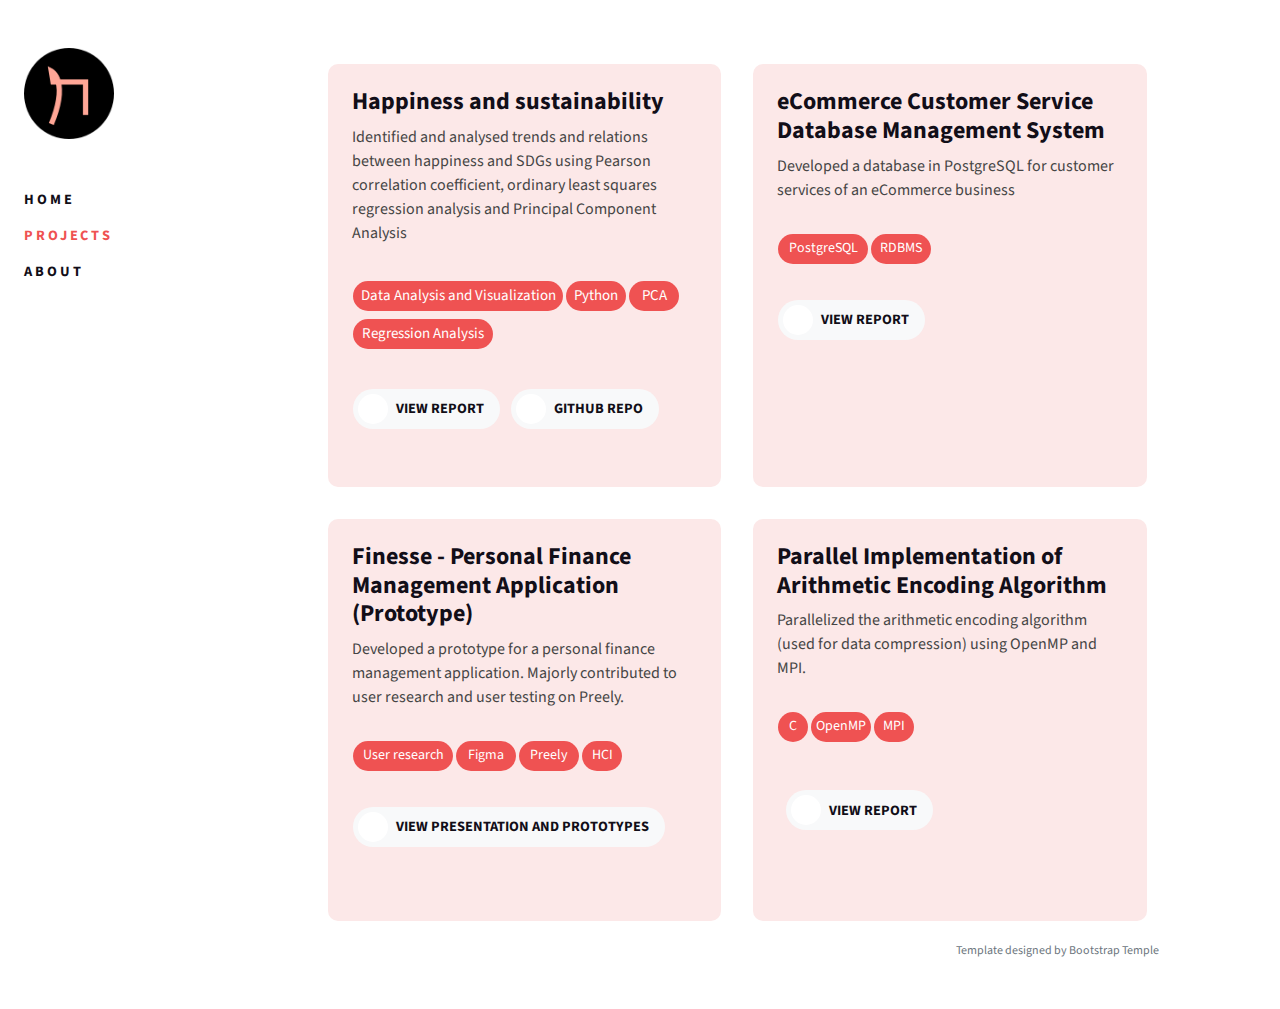
<file: projects.html>
<!DOCTYPE html>
<html>
  <head>
    <meta charset="utf-8">
    <meta http-equiv="X-UA-Compatible" content="IE=edge">
    <title>Riddhi Tanna | Projects</title>
    <meta name="description" content="">
    <meta name="viewport" content="width=device-width, initial-scale=1">
    <meta name="robots" content="all,follow">
    <!-- Bootstrap CSS-->
    <link rel="stylesheet" href="vendor/bootstrap/css/bootstrap.min.css">
    <!-- Lightbox CSS-->
    <link rel="stylesheet" href="vendor/lightbox2/css/lightbox.min.css">
    <!-- Google fonts-->
    <link rel="stylesheet" href="https://fonts.googleapis.com/css?family=Source+Sans+Pro:400,700&amp;display=swap">
    <!-- theme stylesheet-->
    <link rel="stylesheet" href="css/style.default.css" id="theme-stylesheet">
    <!-- Custom stylesheet - for your changes-->
    <link rel="stylesheet" href="css/custom.css">
    <!-- Favicon-->
    <link rel="shortcut icon" href="img/riddhi_logo_3.png">
    <!-- Tweaks for older IEs--><!--[if lt IE 9]>
        <script src="https://oss.maxcdn.com/html5shiv/3.7.3/html5shiv.min.js"></script>
        <script src="https://oss.maxcdn.com/respond/1.4.2/respond.min.js"></script><![endif]-->
  </head>
  <body>
    <div class="sidebar">
      <div class="sidebar-inner d-flex flex-column">
        <div class="px-4 py-5"><a href="index.html"><img src="img/riddhi_logo_3.png" alt="" width="90"></a></div>
        <div class="sidebar-menu-holder flex-grow-1">
          <ul class="sidebar-menu list-unstyled">
           
            <li class="mb-2 pb-1">
              <!-- Link--><a class="sidebar-link h6 text-uppercase letter-spacing-2 font-weight-bold text-small" href="index.html">Home</a>
            </li>
            <li class="mb-2 pb-1">
              <!-- Link--><a class="sidebar-link h6 text-uppercase letter-spacing-2 font-weight-bold text-small active" href="projects.html">Projects</a>
              <li class="mb-2 pb-1">
              <!-- Link--><a class="sidebar-link h6 text-uppercase letter-spacing-2 font-weight-bold text-small " href="about.html">About</a>
            </li>
          </ul>
        </div>
        <div class="px-4 py-3">
          <ul class="list-inline list-social mb-3">
            
            <li class="list-inline-item"><a class="reset-anchor" href="#"><i class="fab fa-instagram"></i></a></li>
            <li class="list-inline-item"><a class="reset-anchor" href="https://linkedin.com/in/riddhitanna"><i class="fab fa-linkedin"></i></a></li>

            <li class="list-inline-item"><a class="reset-anchor" href="mailto:riddhitanna11@gmail.com"><i class="fas fa-envelope"></i></a></li>
          </ul>
        </div>
      </div>
    </div>

    <div class="page-holder">
      <div class="px-4 d-block d-lg-none">
        <!-- navbar-->
        <header class="header">
          <nav class="navbar navbar-expand-lg navbar-light px-0">
            <button class="navbar-toggler navbar-toggler-right text-sm text-uppercase" type="button" data-toggle="collapse" data-target="#navbarSupportedContent" aria-expanded="false" aria-label="Toggle navigation">
              <svg class="svg-icon svg-icon-heavy svg-icon-sm text-dark">
                <use xlink:href="#menu-hamburger-1"> </use>
              </svg>
            </button><a class="navbar-brand" href="index.html"><img src="img/riddhi_logo_3.png" alt="" width="50"></a>
          </nav>
        </header>
      </div>
      <div class="px-4 py-5">
        <div class="container-fluid">
          
         
          


      <div class="row">
            <div class="col-lg-5 p-4 m-3 bg-light" style="border-radius: 10px;">
              <h4>Happiness and sustainability </h4>
              <div class="row">
                <div class="col-lg-12 position-sticky">
                  <p class="text-gray">Identified and analysed trends
                    and relations between happiness and SDGs using Pearson correlation coefficient, ordinary least squares regression analysis and Principal Component Analysis</p>
                  <div class="row p-3">

                    <span class="p-1 bg-primary mt-1 mb-1" style="height: 30px; width:210px; font-size: 15px; border-radius:20px ; color: white;">
                      <center>Data Analysis and Visualization</center>
                    </span>
                    &nbsp;

                    <span class="p-1 bg-primary mb-1 mt-1" style="height: 30px; width:60px; font-size: 15px; border-radius:20px ;color: white;">
                      <center>Python</center>
                    </span>
                    &nbsp;

                    <span class="p-1  bg-primary mt-1 mb-1" style="height: 30px; width:50px; font-size: 15px; border-radius:20px; color: white;">
                      <center>PCA</center>
                    </span>
                    &nbsp;

                    <span class="p-1 bg-primary mt-1 mb-1" style="height: 30px; width:140px; font-size: 15px; border-radius:20px; color: white;">
                      <center>Regression Analysis</center>
                    </span>
                    &nbsp;
                    
                  </div>

                  <div class="row p-3">
                    <ul class="list-inline">
                      <li class="list-inline-item">
                        <a class="reset-anchor social-share-link" href="https://drive.google.com/file/d/1RgZHcYV3O3k83Vq3DgacIYALhbtwo59d/view?usp=sharing" target="_blank"><i class="fa fa-file mr-2"></i>View report</a></li>

                      <li class="list-inline-item mt-1">
                        <a class="reset-anchor social-share-link" href="https://github.com/riddhitanna/SDG_WHR_Analysis" target="_blank"><i class="fab fa-github mr-2"></i>GitHub repo</a></li>
                    </ul>
                  </div>
                </div>
              </div>
            </div>
          
        

        
          
            <div class="col-lg-5 p-4 m-3 bg-light" style="border-radius: 10px;">
              <h4>eCommerce Customer Service Database Management System</h4>
              <div class="row mb-3">

              <!-- <div class="col-lg-5">
                <div class="bg-finesse ">
                <div class="bg-finesse ">
                  <center>
                <img class="img-fluid pt-2 pb-2" src="img/finesse.png" alt="">
              </center>
              </div>
              </div>
            </div> -->

                <div class="col-lg-12 position-sticky">

                  <p class="text-gray">Developed a database in PostgreSQL for customer services of an eCommerce business</p>
                  <div class="row p-3">
                    
                    <span class="p-1 bg-primary mb-1" style="height: 30px; width:90px; font-size: 14px; border-radius:20px ;color:white;">
                  <center>PostgreSQL</center>
                </span>
                &nbsp;
                <span class="pt-1 bg-primary mb-1" style="height: 30px; width:60px; font-size: 14px; border-radius:20px ;color:white;">
                  <center>RDBMS</center>
                </span>
                &nbsp;
                    
                  </div>

                  <div class="row p-3">
                    <ul class="list-inline">
                      <li class="list-inline-item"><a class="reset-anchor social-share-link" href="https://drive.google.com/file/d/1zP2noAO6RRZ3Xamh1dSVGTsyK8ltDEub/view?usp=sharing" target="_blank">
                        <i class="fa fa-file mr-2"></i>View report</a>
                      </li>
                    </ul>
                  </div>
                </div>
              </div>
            </div>
      </div>
      

      <div class="row">
        
          
            <div class="col-lg-5 p-4 m-3 bg-light" style="border-radius: 10px;">
              <h4>Finesse - Personal Finance Management Application (Prototype)</h4>
              <div class="row mb-3">

              <!-- <div class="col-lg-5">
                <div class="bg-finesse ">
                <div class="bg-finesse ">
                  <center>
                <img class="img-fluid pt-2 pb-2" src="img/finesse.png" alt="">
              </center>
              </div>
              </div>
            </div> -->
                <div class="col-lg-12 position-sticky">
                  <p class="text-gray">Developed a prototype for a personal finance management application. Majorly contributed to user research and user testing on Preely. </p>
                  <div class="row p-3">
                    <span class="p-1 bg-primary mb-1" style="height: 30px; width:100px; font-size: 14px; border-radius:20px ; color:white;">
                      <center>User research</center>
                    </span>
                    &nbsp;
                    
                    <span class="p-1 bg-primary mb-1" style="height: 30px; width:60px; font-size: 14px; border-radius:20px ;color:white;">
                      <center>Figma</center>
                    </span>
                    &nbsp;
                    
                    <span class="p-1 bg-primary mb-1" style="height: 30px; width:60px; font-size: 14px; border-radius:20px ;color:white;">
                      <center>Preely</center>
                    </span>
                    &nbsp;
                    
                    <span class="p-1 bg-primary mb-1" style="height: 30px; width:40px; font-size: 14px; border-radius:20px ;color:white;">
                      <center>HCI</center>
                    </span>
                    &nbsp;
                    
                  </div>
                  <div class="row p-3">
                    <ul class="list-inline">
                      <li class="list-inline-item"><a class="reset-anchor social-share-link" href="https://www.canva.com/design/DAEPA4CXF0o/H_7YQsh_ePLVnrWDcVucwA/view?utm_content=DAEPA4CXF0o&utm_campaign=designshare&utm_medium=link&utm_source=sharebutton#1" target="_blank">
                        <i class="fa fa-file mr-2"></i>View presentation and prototypes</a>
                      </li>
                    </ul>
                  </div>
                </div>
              </div>
            </div>
          
        

    
          
            <div class="col-lg-5 p-4 m-3 bg-light" style="border-radius: 10px;">
              <h4>Parallel Implementation of Arithmetic Encoding Algorithm</h4>
              <div class="row mb-3">

              <!-- <div class="col-lg-5">
                <div class="bg-finesse ">
                <div class="bg-finesse ">
                  <center>
                <img class="img-fluid pt-2 pb-2" src="img/finesse.png" alt="">
              </center>
              </div>
              </div>
            </div> -->
                <div class="col-lg-12 position-sticky">
                  <p class="text-gray">Parallelized the arithmetic encoding algorithm (used for data compression) using OpenMP and MPI.</p>
                  <div class="row p-3">
                    
                    <span class="p-1 bg-primary mb-1" style="height: 30px; width:30px; font-size: 14px; border-radius:20px ; color:white;">
                      <center>C</center>
                    </span>
                    &nbsp;
                    
                    <span class="p-1 bg-primary mb-1" style="height: 30px; width:60px; font-size: 14px; border-radius:20px ;color:white;">
                      <center>OpenMP</center>
                    </span>
                    &nbsp;
                    
                    <span class="p-1 bg-primary mb-1" style="height: 30px; width:40px; font-size: 14px; border-radius:20px ;color:white;">
                      <center>MPI</center>
                    </span>
                    &nbsp;
                    
                  </div>
                  <div class="row mt-1 p-4">
                    <ul class="list-inline">
                      <li class="list-inline-item"><a class="reset-anchor social-share-link" href="https://drive.google.com/file/d/1CUQpkgr8Q06Zs6dXG10ErbxHYibE4bma/view?usp=sharing" target="_blank">
                        <i class="fa fa-file mr-2"></i>View report</a>
                      </li>
                    </ul>
                  </div>
                </div>
              </div>
            </div>
          
        
      </div>




     

      <footer class="text-muted" style="justify-content: left;align-content: left;">
        <div class="row">
          <div class="col-md-8"></div>
          <div class="col-md-4">
              <span class="text-muted" style="justify-content: left;align-content: left; font-size:12px;">Template designed by </span><a class="reset-anchor" href="https://bootstraptemple.com/p/minimal-bootstrap-creative-portfolio" style="font-size:12px;">Bootstrap Temple</a>
            </div>
        </div>
                    
      </footer>
    </div>
    <!-- JavaScript files-->
    <script src="vendor/jquery/jquery.min.js"></script>
    <script src="vendor/bootstrap/js/bootstrap.bundle.min.js"></script>
    <script src="vendor/masonry-layout/masonry.pkgd.min.js"></script>
    <script src="vendor/imagesloaded/imagesloaded.pkgd.min.js"></script>
    <script src="vendor/lightbox2/js/lightbox.min.js"></script>
    <script src="js/front.js"></script>
    <script>
      // ------------------------------------------------------- //
      //   Inject SVG Sprite - 
      //   see more here 
      //   https://css-tricks.com/ajaxing-svg-sprite/
      // ------------------------------------------------------ //
      function injectSvgSprite(path) {
      
          var ajax = new XMLHttpRequest();
          ajax.open("GET", path, true);
          ajax.send();
          ajax.onload = function(e) {
          var div = document.createElement("div");
          div.className = 'd-none';
          div.innerHTML = ajax.responseText;
          document.body.insertBefore(div, document.body.childNodes[0]);
          }
      }
      // this is set to BootstrapTemple website as you cannot 
      // inject local SVG sprite (using only 'icons/orion-svg-sprite.svg' path)
      // while using file:// protocol
      // pls don't forget to change to your domain :)
      injectSvgSprite('https://bootstraptemple.com/files/icons/orion-svg-sprite.svg'); 
      
    </script>
    <!-- FontAwesome CSS - loading as last, so it doesn't block rendering-->
    <link rel="stylesheet" href="https://use.fontawesome.com/releases/v5.7.1/css/all.css" integrity="sha384-fnmOCqbTlWIlj8LyTjo7mOUStjsKC4pOpQbqyi7RrhN7udi9RwhKkMHpvLbHG9Sr" crossorigin="anonymous">
  </body>
</html>
</file>
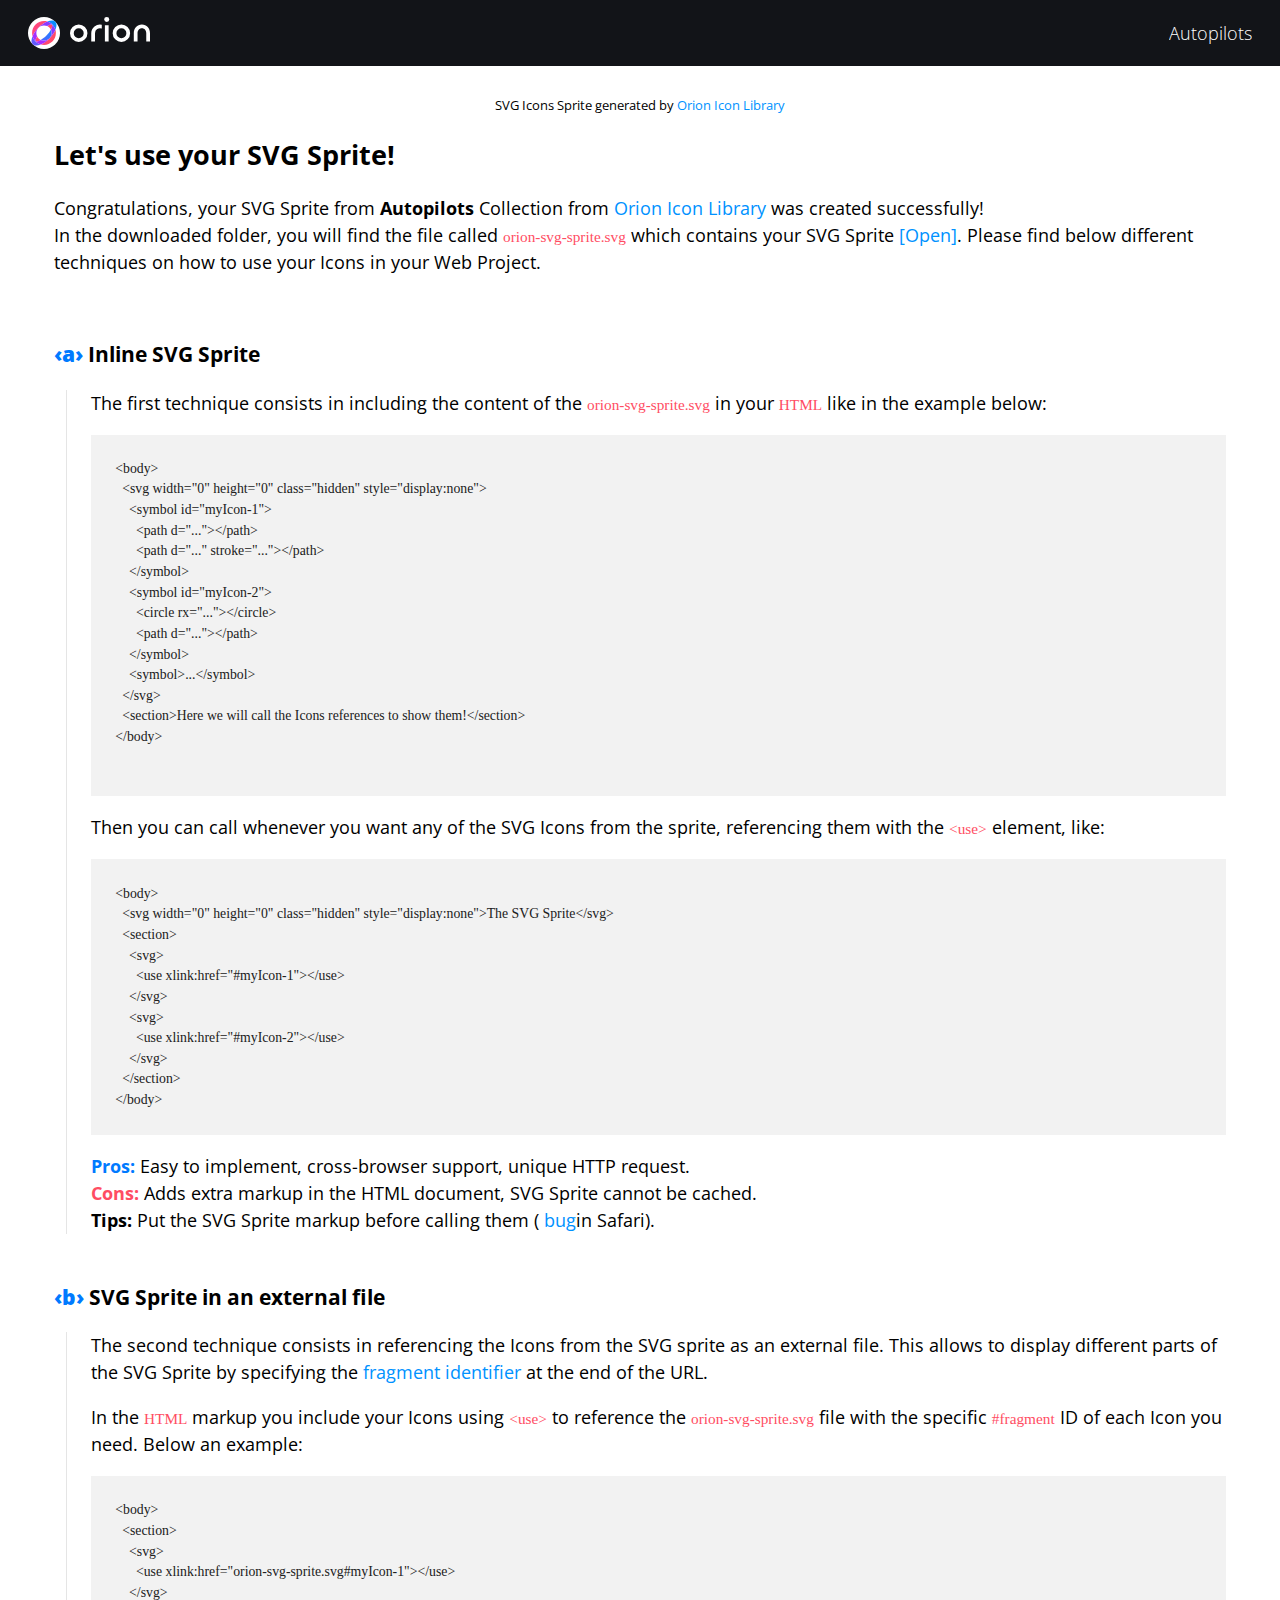
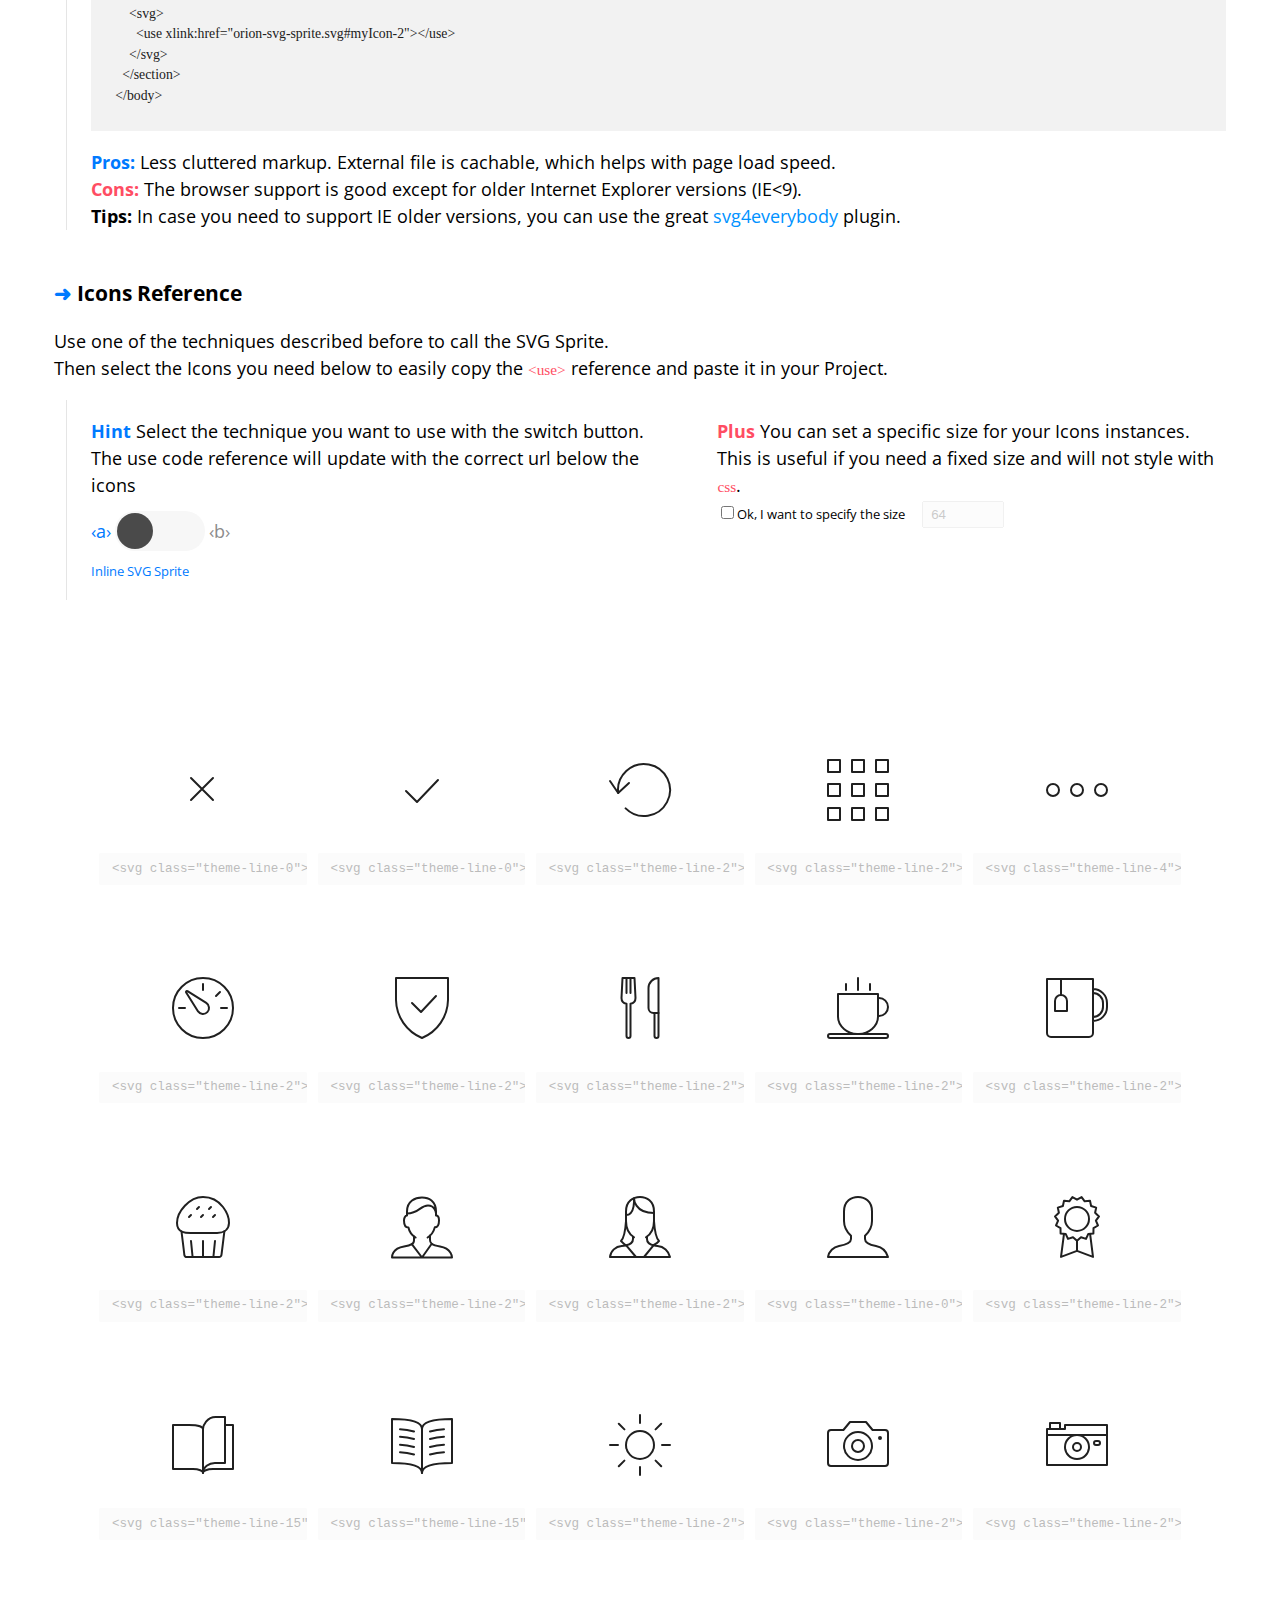
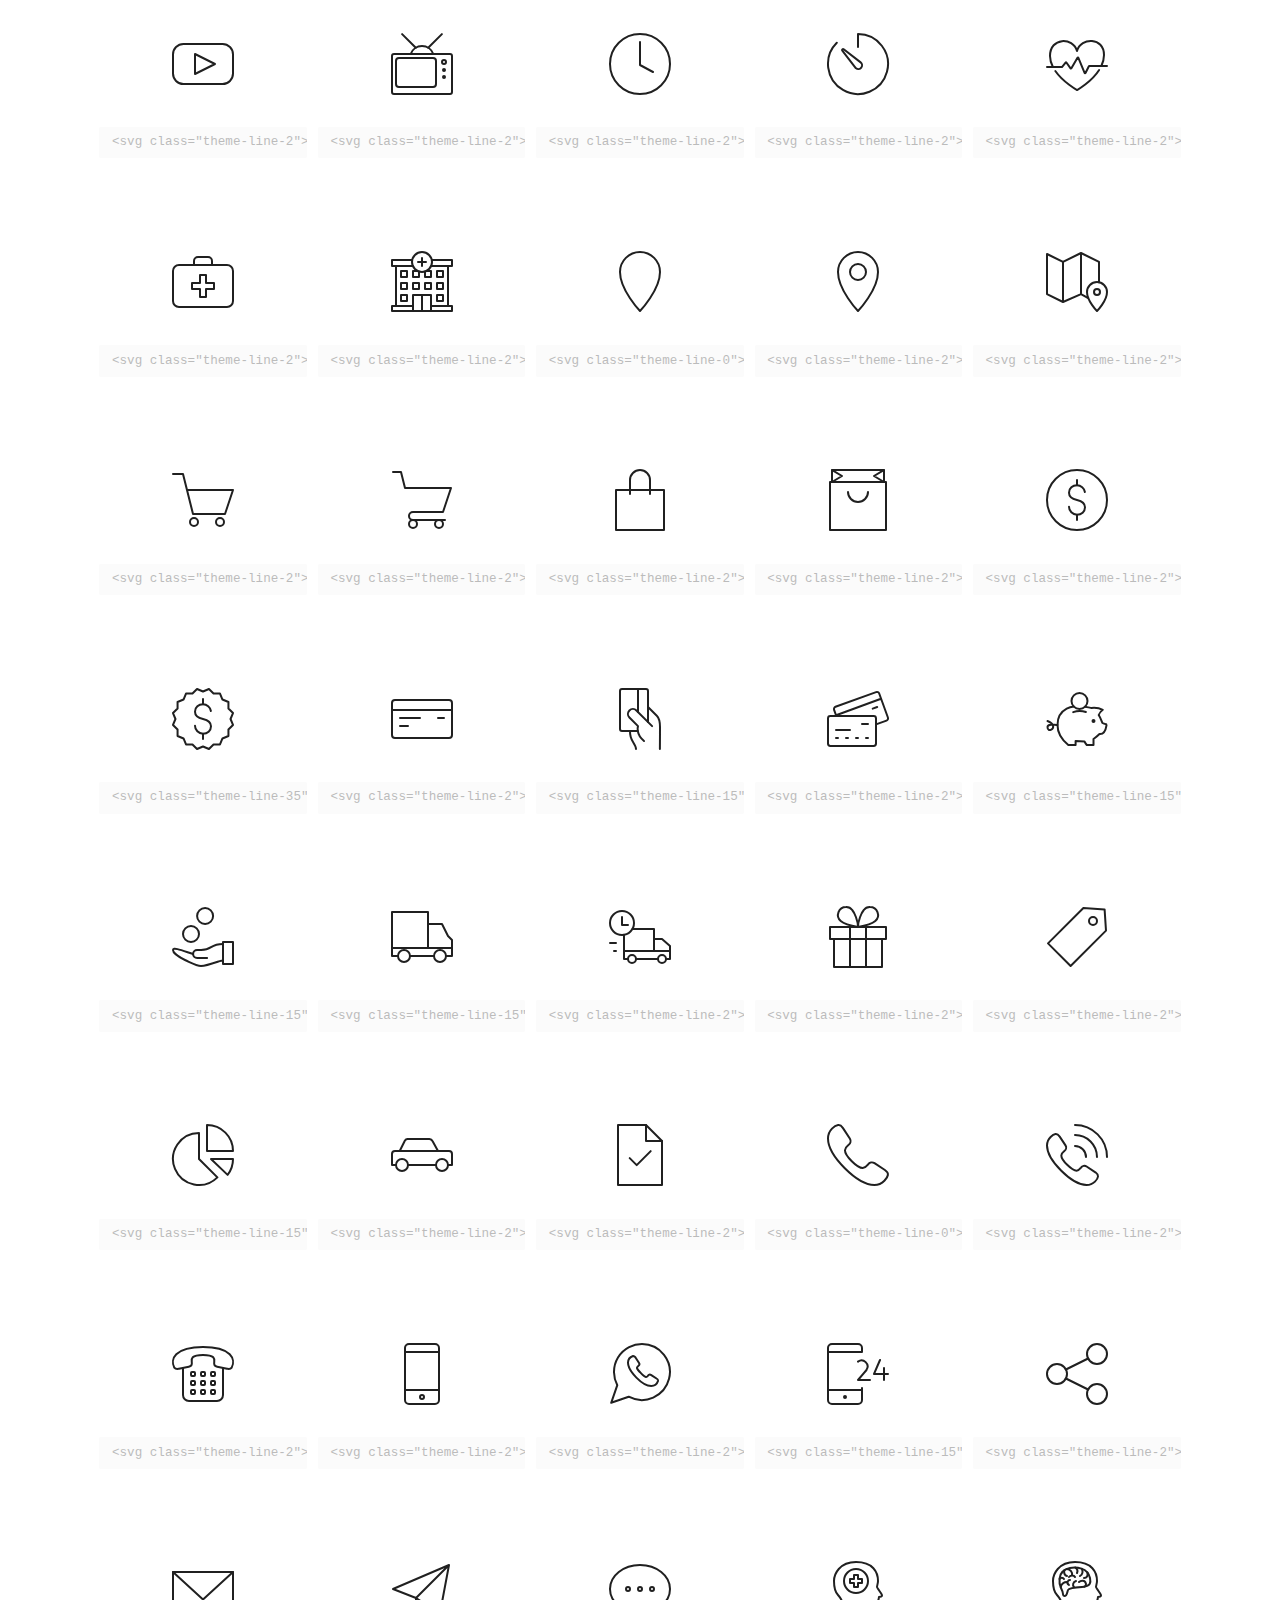
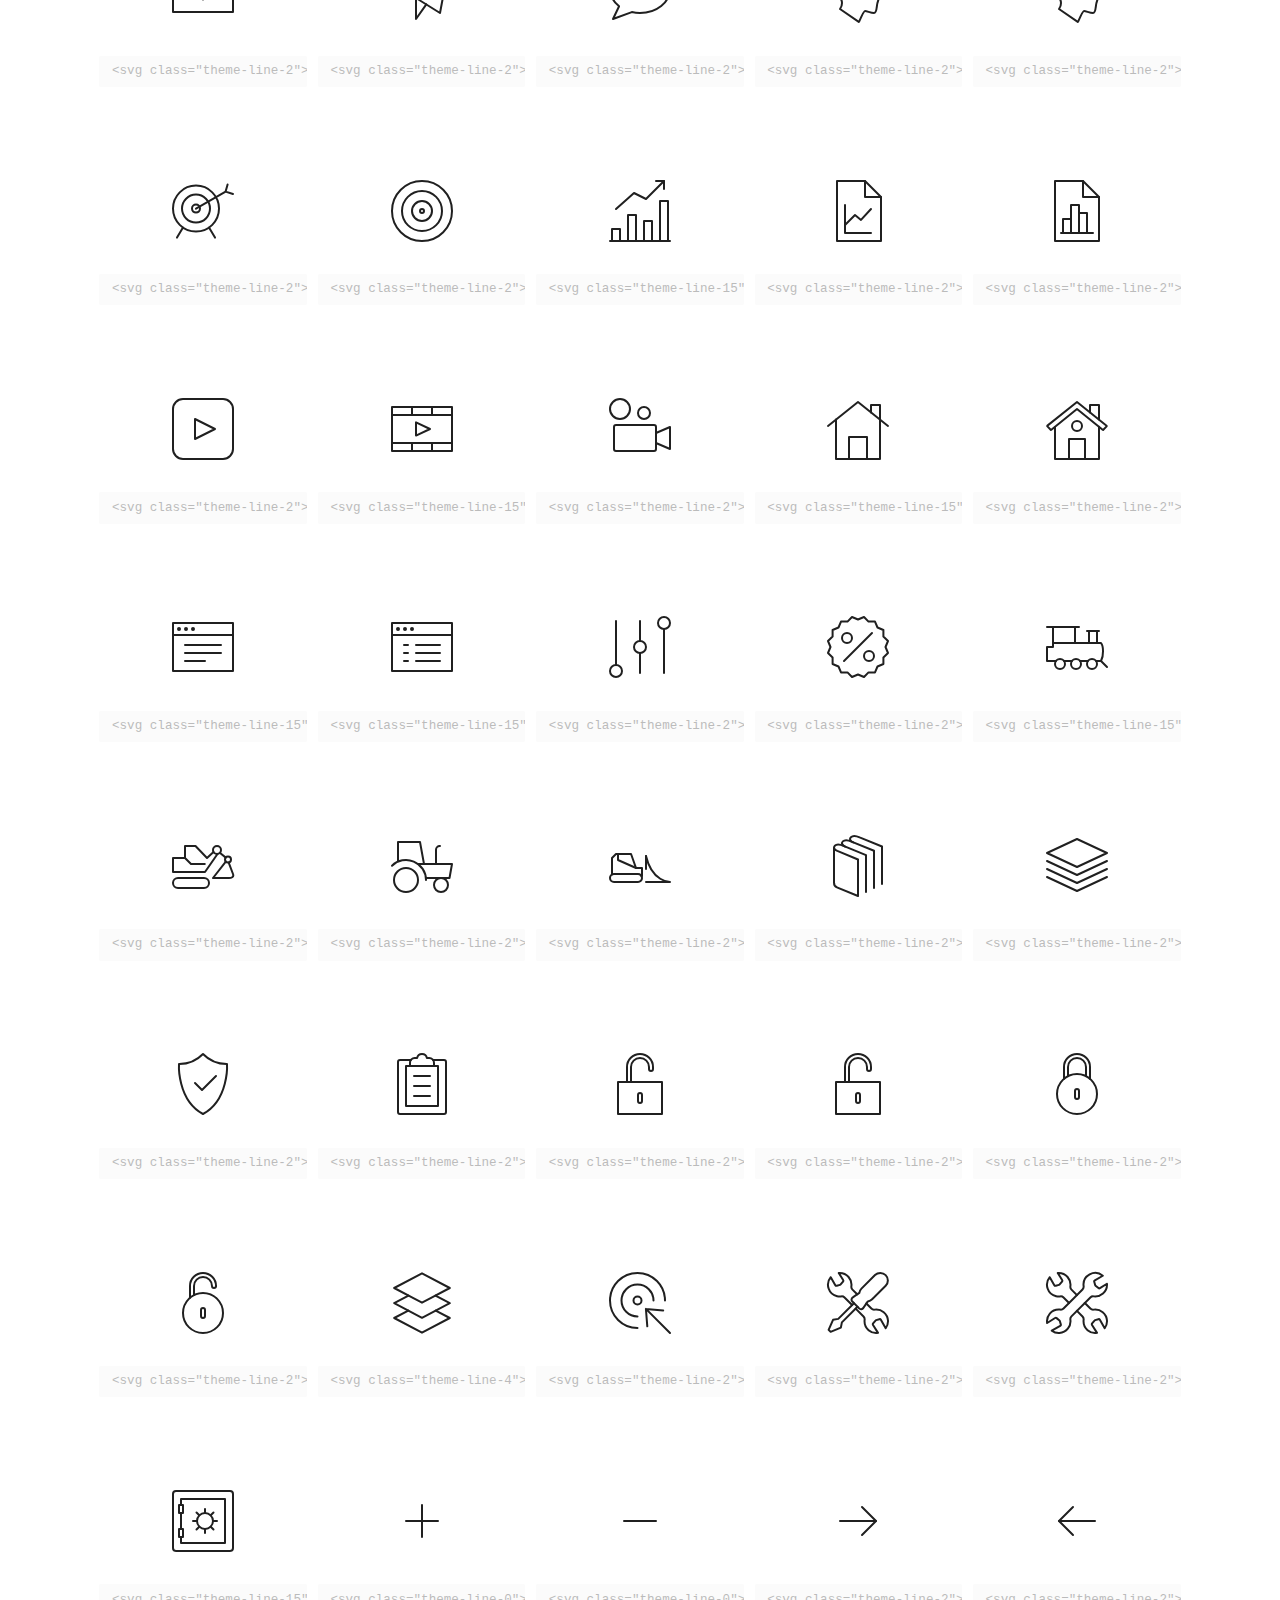
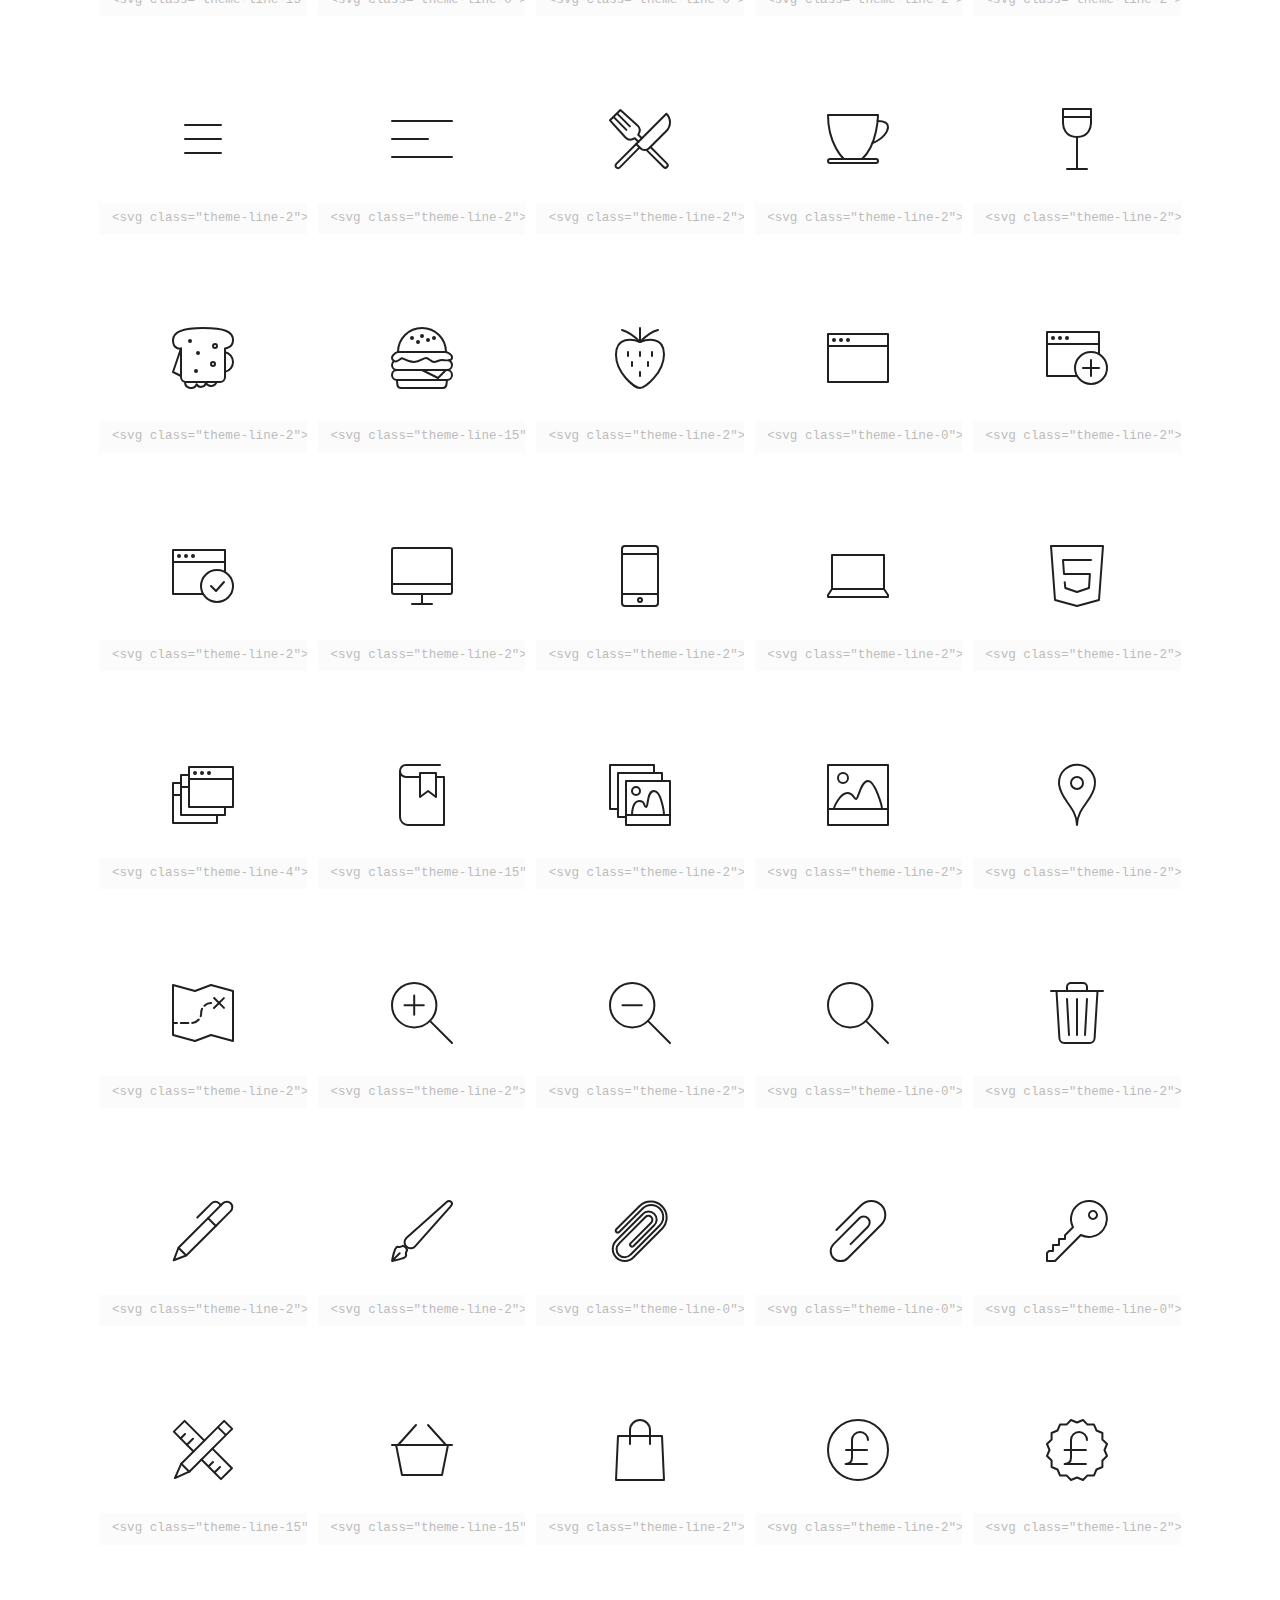
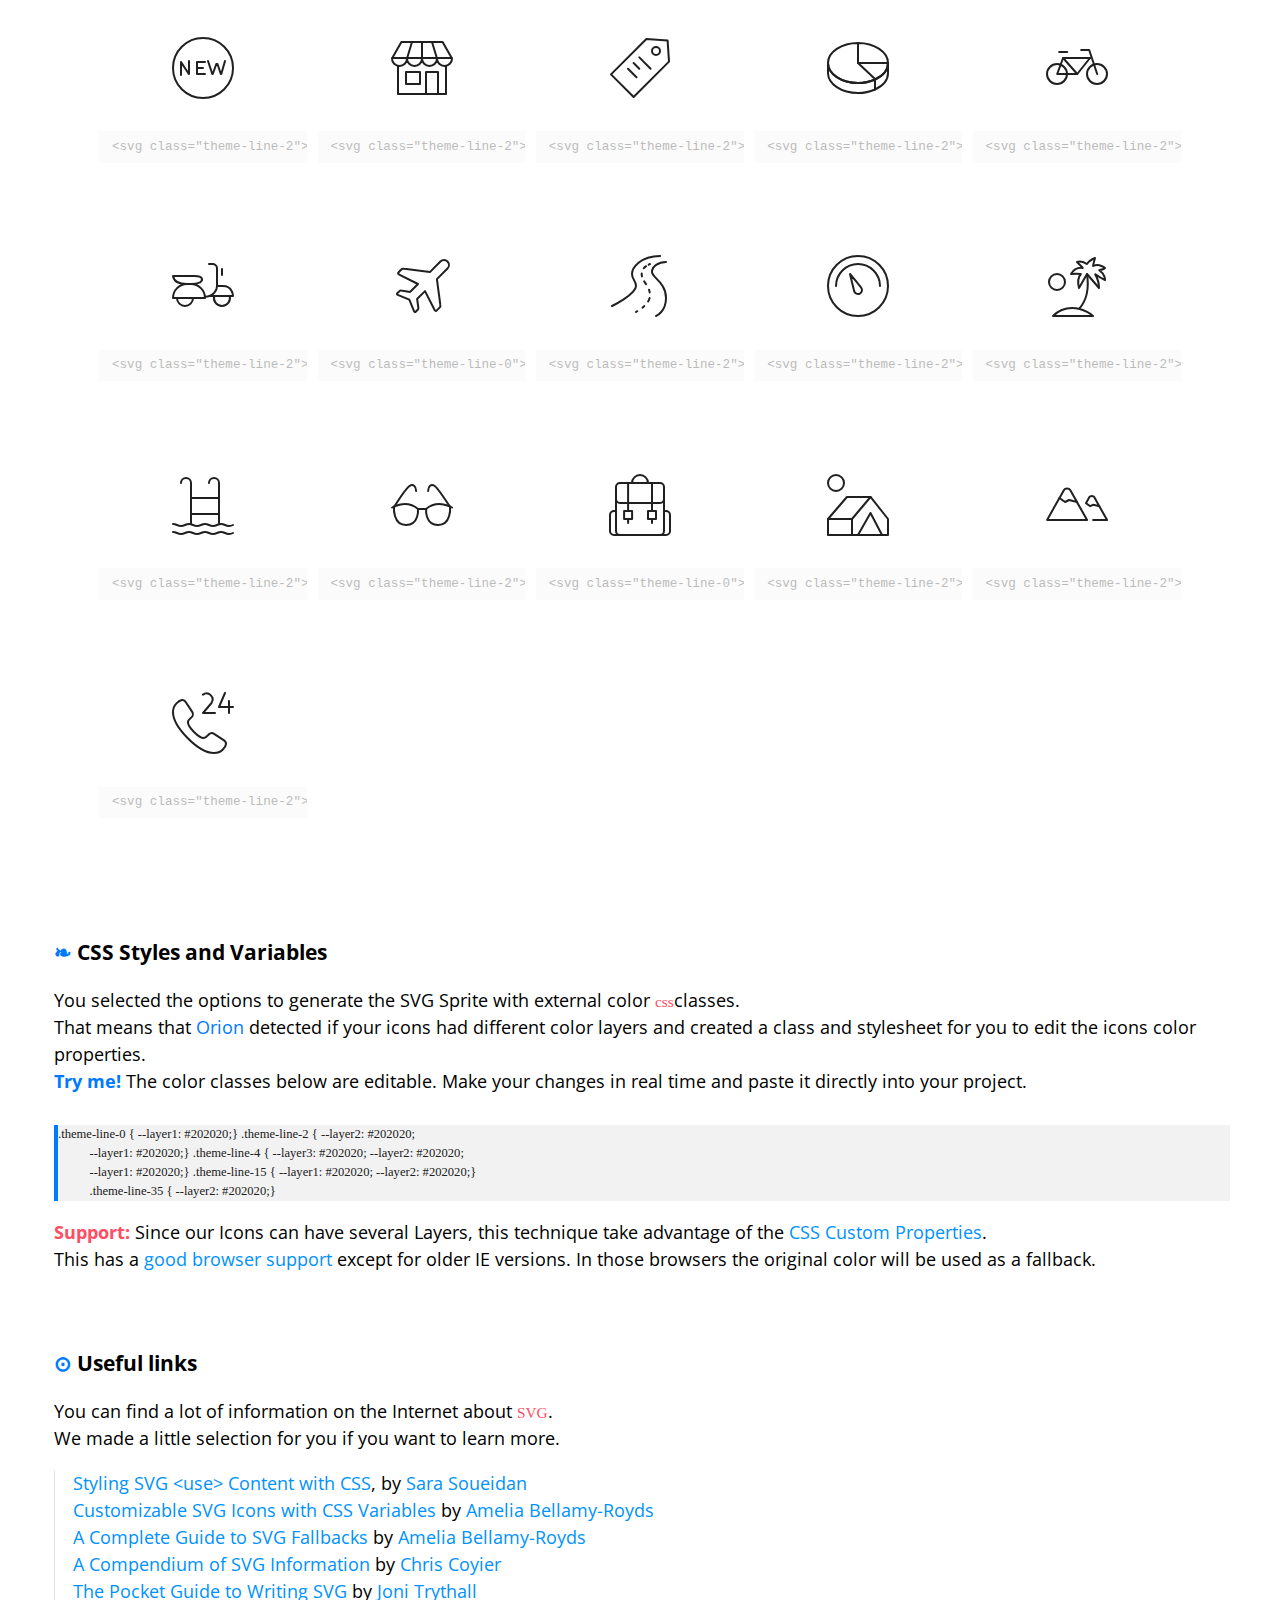
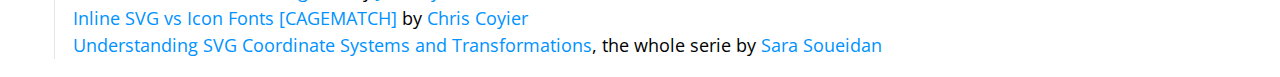
<file: icons/demo.html>
<!doctype>
<html lang="en">
  
  <head>
    <title>SVG Sprite Demo | Orion Icon Library</title>
    <meta name="viewport" content="width=device-width, initial-scale=1.0"
    />
    <meta charset="UTF-8" />
    <link href="https://fonts.googleapis.com/css?family=Open+Sans" rel="stylesheet"
    />
    <style>
      html {
          box-sizing: border-box;
        }
        body {
          margin: 0;
          padding: 0;
          font-family: 'Open Sans', sans-serif;
          font-size: 1.125rem;
        }
        ._1bo7bzx{font-family:Menlo, mono;font-size:.85em;}._1oymxsi{color:#ff4d63;}._1tt2u3t{-webkit-box-pack:justify;-ms-flex-pack:justify;-webkit-box-align:center;-ms-flex-align:center;display:-webkit-box;display:-moz-box;display:-ms-flexbox;display:-webkit-flex;display:flex;-webkit-align-items:center;align-items:center;background-color:#121418;-webkit-justify-content:space-between;justify-content:space-between;height:66px;padding:0 28px;color:white;}._dl5j6p{font-weight:300;max-width:33%;font-size:1em;}._1iurgbx{white-space:nowrap;overflow:hidden;text-overflow:ellipsis;}._1l5hckq{padding:1em 3em;}._kp2n83{font-size:.7em;text-align:center;}._o1cg4g{color:#0092FF;text-decoration:none;}._o1cg4g:hover{text-decoration:underline;}._14gdf42{line-height:1.5;}._ovghcs{color:inherit;text-decoration:none;}._ovghcs:hover:after{content:"#";color:#0092FF;margin-left:2px;opacity:.3;-webkit-transition:opacity .3s;-moz-transition:opacity .3s;transition:opacity .3s;}._ovghcs:active:after{opacity:1;}._1dqtju9{color:#007aff;}._fr5wn{padding-left:24px;border-left:1px solid rgba(0,0,0,0.1);margin-left:12px;margin-bottom:48px;}._1bmg5vo{color:#202020;tab-ssize:4px;overflow-x:auto;padding:1.5em;line-height:1.5;background:rgba(0,0,0,0.05);font-size:.9em;}._jro6t0{display:-webkit-box;display:-moz-box;display:-ms-flexbox;display:-webkit-flex;display:flex;}._53480w{display:none;}._53480w:checked + label span{-webkit-transform:translateX(52px);-ms-transform:translateX(52px);transform:translateX(52px);}._53480w:checked + label:before{color:inherit;}._53480w:checked + label:after{color:#007aff;}._53480w:checked ~ .externalCheckboxHelper:after{content:"External SVG Sprite";}._1uuc6xn{cursor:pointer;width:90px;height:40px;display:block;background-color:#f7f7f7;color:#8c8c8c;border-radius:32px;margin:12px 24px;position:relative;}._1uuc6xn:before{content:"‹a›";position:absolute;right:-webkit-calc(100% + 4px);right:-moz-calc(100% + 4px);right:calc(100% + 4px);top:50%;-webkit-transform:translateY(-50%);-ms-transform:translateY(-50%);transform:translateY(-50%);color:#007aff;}._1uuc6xn:after{content:"‹b›";position:absolute;left:-webkit-calc(100% + 4px);left:-moz-calc(100% + 4px);left:calc(100% + 4px);top:50%;-webkit-transform:translateY(-50%);-ms-transform:translateY(-50%);transform:translateY(-50%);}._10r524x{background-color:#4a4a4a;border-radius:50%;height:36px;left:0px;-webkit-transform:translateX(2px);-ms-transform:translateX(2px);transform:translateX(2px);position:absolute;top:2px;-webkit-transition:-webkit-transform .2s ease,transform .2s ease;-moz-transition:transform .2s ease;transition:-ms-transform .2s ease,-webkit-transform .2s ease,transform .2s ease;width:36px;z-index:1;}._qjqtm8:after{content:"Inline SVG Sprite";}._jcgzno{padding:.3em .5em;outline:0px;margin-left:12px;}._jcgzno:disabled{opacity:0.3;}._1r58n10{overflow:auto;padding:40px;margin:0px;list-style:none;padding-bottom:40px;}._fnhcyz{width:100%;float:left;-moz-box-sizing:border-box;box-sizing:border-box;display:block;-webkit-transition:opacity 250ms, box-shadow 250ms;-moz-transition:opacity 250ms, box-shadow 250ms;transition:opacity 250ms, box-shadow 250ms;cursor:pointer;position:relative;}@media (min-width: 767px){._fnhcyz{width:50%;}}@media (min-width: 1023px){._fnhcyz{width:33.333%;}}@media (min-width: 1199px){._fnhcyz{width:20%;}}._fnhcyz:after{content:"";position:absolute;z-index:-1;top:0px;right:0px;bottom:0px;left:0px;opacity:0;box-shadow:0 .5em 3em rgba(0,0,0,.1);-webkit-transition:opacity .3s;-moz-transition:opacity .3s;transition:opacity .3s;}._fnhcyz:hover:after{opacity:1;z-index:1;}._fnhcyz:before{content:"";padding-top:100%;display:block;}._fnhcyz:hover .orion-sprite__id{opacity:1;}._fnhcyz:hover .orion-sprite__code{opacity:1;}._1dclzhk{-webkit-box-direction:normal;-webkit-box-orient:vertical;-webkit-box-pack:justify;-ms-flex-pack:justify;-webkit-box-align:center;-ms-flex-align:center;display:-webkit-box;display:-moz-box;display:-ms-flexbox;display:-webkit-flex;display:flex;-webkit-align-items:center;align-items:center;-webkit-justify-content:space-between;justify-content:space-between;-webkit-flex-direction:column;-ms-flex-direction:column;flex-direction:column;position:absolute;top:0px;right:0px;bottom:0px;left:0px;padding:.5em 1em;}._19wnp26{width:100%;font-size:.7em;text-align:center;opacity:0;color:#777;-webkit-transition:opacity 250ms;-moz-transition:opacity 250ms;transition:opacity 250ms;}._1u0lyeu{width:64px;height:64px;}._190hxbq{width:100%;height:100%;}._1mcpc5v{font-size:.7em;padding:.5em 1em;width:100%;z-index:2;border-radius:2px;opacity:.3;-webkit-transition:opacity .3s;-moz-transition:opacity .3s;transition:opacity .3s;}._duacj0{white-space:pre;display:inline-block;font-size:.7em;line-height:1.5;background:rgba(0,0,0,0.05);tab-ssize:4px;color:#202020;margin-top:1em;width:100%;outline:0px;border-left:4px solid #007aff;}._1hgbkkp{list-style:none;margin:0px;padding:0px;padding-left:1em;line-height:1.5em;}._19kenml{-webkit-box-align:start;-ms-flex-align:start;display:-webkit-box;display:-moz-box;display:-ms-flexbox;display:-webkit-flex;display:flex;-webkit-align-items:flex-start;align-items:flex-start;color:#fff;}._15372er{display:inline-block;vertical-align:middle;width:32px;height:32px;}._ksd372{display:inline-block;vertical-align:middle;width:80px;height:25px;margin-left:10px;}
    </style>
  </head>
  
  <body>
    <svg width="0" height="0" class="hidden">
      <symbol xmlns="http://www.w3.org/2000/svg" viewBox="0 0 64 64" id="close-1">
        <title>Close</title>
        <desc>A line styled icon from Orion Icon Library.</desc>
        <path data-name="layer1"
        fill="none" stroke="#202020" stroke-miterlimit="10" stroke-width="2" d="M41.999 20.002l-22 22m22 0L20 20"
        stroke-linejoin="round" stroke-linecap="round" style="stroke:var(--layer1, #202020)"></path>
      </symbol>
      <symbol xmlns="http://www.w3.org/2000/svg" viewBox="0 0 64 64" id="checkmark-1">
        <title>Checkmark</title>
        <desc>A line styled icon from Orion Icon Library.</desc>
        <path data-name="layer1"
        fill="none" stroke="#202020" stroke-miterlimit="10" stroke-width="2" d="M16 33l11 11 21-22"
        stroke-linejoin="round" stroke-linecap="round" style="stroke:var(--layer1, #202020)"></path>
      </symbol>
      <symbol xmlns="http://www.w3.org/2000/svg" viewBox="0 0 64 64" id="rotate-left-1">
        <title>Rotate Left</title>
        <desc>A line styled icon from Orion Icon Library.</desc>
        <path data-name="layer2"
        d="M10.168 34.947a26.016 26.016 0 1 1 7.45 15.432" fill="none" stroke="#202020"
        stroke-miterlimit="10" stroke-width="2" stroke-linejoin="round" stroke-linecap="round"
        style="stroke:var(--layer1, #202020)"></path>
        <path data-name="layer1" fill="none" stroke="#202020" stroke-miterlimit="10"
        stroke-width="2" d="M2 23l8.168 11.947L20.986 25" stroke-linejoin="round"
        stroke-linecap="round" style="stroke:var(--layer1, #202020)"></path>
      </symbol>
      <symbol xmlns="http://www.w3.org/2000/svg" viewBox="0 0 64 64" id="portfolio-grid-1">
        <title>Portfolio Grid</title>
        <desc>A line styled icon from Orion Icon Library.</desc>
        <path data-name="layer2"
        fill="none" stroke="#202020" stroke-miterlimit="10" stroke-width="2" d="M2 2h12v12H2zm24 0h12v12H26zm24 0h12v12H50zM2 50h12v12H2z"
        stroke-linejoin="round" stroke-linecap="round" style="stroke:var(--layer1, #202020)"></path>
        <path data-name="layer1" fill="none" stroke="#202020" stroke-miterlimit="10"
        stroke-width="2" d="M26 50h12v12H26zm24 0h12v12H50z" stroke-linejoin="round"
        stroke-linecap="round" style="stroke:var(--layer1, #202020)"></path>
        <path data-name="layer2" fill="none" stroke="#202020" stroke-miterlimit="10"
        stroke-width="2" d="M2 25.988h12v12H2z" stroke-linejoin="round" stroke-linecap="round"
        style="stroke:var(--layer1, #202020)"></path>
        <path data-name="layer1" fill="none" stroke="#202020" stroke-miterlimit="10"
        stroke-width="2" d="M26 25.988h12v12H26zm24 0h12v12H50z" stroke-linejoin="round"
        stroke-linecap="round" style="stroke:var(--layer1, #202020)"></path>
      </symbol>
      <symbol xmlns="http://www.w3.org/2000/svg" viewBox="0 0 64 64" id="more-1">
        <title>More</title>
        <desc>A line styled icon from Orion Icon Library.</desc>
        <circle data-name="layer3"
        cx="8" cy="32" r="6" fill="none" stroke="#202020" stroke-miterlimit="10"
        stroke-width="2" stroke-linejoin="round" stroke-linecap="round" style="stroke:var(--layer1, #202020)"></circle>
        <circle data-name="layer2" cx="56" cy="32" r="6" fill="none"
        stroke="#202020" stroke-miterlimit="10" stroke-width="2" stroke-linejoin="round"
        stroke-linecap="round" style="stroke:var(--layer1, #202020)"></circle>
        <circle data-name="layer1" cx="32" cy="32" r="6" fill="none"
        stroke="#202020" stroke-miterlimit="10" stroke-width="2" stroke-linejoin="round"
        stroke-linecap="round" style="stroke:var(--layer1, #202020)"></circle>
      </symbol>
      <symbol xmlns="http://www.w3.org/2000/svg" viewBox="0 0 64 64" id="speed-1">
        <title>Speed</title>
        <desc>A line styled icon from Orion Icon Library.</desc>
        <circle data-name="layer2"
        cx="32" cy="32" r="30" fill="none" stroke="#202020" stroke-miterlimit="10"
        stroke-width="2" stroke-linejoin="round" stroke-linecap="round" style="stroke:var(--layer1, #202020)"></circle>
        <path data-name="layer2" fill="none" stroke="#202020" stroke-miterlimit="10"
        stroke-width="2" d="M8 32h6M32 8v5.999M50 32h6M45 20l4-4" stroke-linejoin="round"
        stroke-linecap="round" style="stroke:var(--layer1, #202020)"></path>
        <path data-name="layer1" d="M15.183 16.544A.975.975 0 0 1 15 16a1 1 0 0 1 1.489-.873l18.748 11.821a5.999 5.999 0 1 1-8.153 8.486z"
        fill="none" stroke="#202020" stroke-miterlimit="10" stroke-width="2" stroke-linejoin="round"
        stroke-linecap="round" style="stroke:var(--layer1, #202020)"></path>
      </symbol>
      <symbol xmlns="http://www.w3.org/2000/svg" viewBox="0 0 64 64" id="security-shield-1">
        <title>Security Shield</title>
        <desc>A line styled icon from Orion Icon Library.</desc>
        <path data-name="layer2"
        d="M6 2h52v22.064A41.973 41.973 0 0 1 31.994 62 41.97 41.97 0 0 1 6 24.064z"
        fill="none" stroke="#202020" stroke-miterlimit="10" stroke-width="2" stroke-linejoin="round"
        stroke-linecap="round" style="stroke:var(--layer1, #202020)"></path>
        <path data-name="layer1" fill="none" stroke="#202020" stroke-miterlimit="10"
        stroke-width="2" d="M22 27l9 9 15-16" stroke-linejoin="round" stroke-linecap="round"
        style="stroke:var(--layer1, #202020)"></path>
      </symbol>
      <symbol xmlns="http://www.w3.org/2000/svg" viewBox="0 0 64 64" id="food-1">
        <title>Food</title>
        <desc>A line styled icon from Orion Icon Library.</desc>
        <path data-name="layer2"
        d="M50.5 37v23a2 2 0 0 1-2 2 2 2 0 0 1-2-2V37" fill="none" stroke="#202020"
        stroke-linecap="round" stroke-linejoin="round" stroke-width="2" style="stroke:var(--layer1, #202020)"></path>
        <path data-name="layer1" fill="none" stroke="#202020" stroke-linecap="round"
        stroke-linejoin="round" stroke-width="2" d="M18.5 17V2m4 0v15m4-15h-12l-1 20c0 3.2 2.1 5.2 5 5.8V60a2 2 0 0 0 4 0V27.8c2.9-.6 5-2.6 5-5.8zm24 35V2a10 10 0 0 0-10 10v20a5 5 0 0 0 5 5z"
        style="stroke:var(--layer1, #202020)"></path>
      </symbol>
      <symbol viewBox="0 0 64 64" xmlns="http://www.w3.org/2000/svg" id="hot-coffee-1">
        <title>Hot Coffee</title>
        <desc>A line styled icon from Orion Icon Library.</desc>
        <path stroke-width="2"
        stroke-linejoin="round" stroke-linecap="round" stroke="#202020" fill="none"
        d="M52 17.965v22.857c0 9.467-9.582 17.143-19.049 17.143h-1.9C21.58 57.965 12 50.289 12 40.822V17.965zM52 22h1.016A8.984 8.984 0 0 1 62 30.982a8.982 8.982 0 0 1-8.982 8.982H52"
        data-name="layer2" style="stroke:var(--layer1, #202020)"></path>
        <path d="M32 13.998v-12m-12.002 12V8.002m24.004 5.996V8.002M62 60a2 2 0 0 1-2 2H4a2 2 0 0 1-2-2 2 2 0 0 1 2-2h56a2 2 0 0 1 2 2z"
        stroke-width="2" stroke-linejoin="round" stroke-linecap="round" stroke="#202020"
        fill="none" data-name="layer1" style="stroke:var(--layer1, #202020)"></path>
      </symbol>
      <symbol xmlns="http://www.w3.org/2000/svg" viewBox="0 0 64 64" id="tea-cup-1">
        <title>Tea Cup</title>
        <desc>A line styled icon from Orion Icon Library.</desc>
        <path data-name="layer2"
        fill="none" stroke="#202020" stroke-linecap="round" stroke-linejoin="round"
        stroke-width="2" d="M16 3v16m6 16V25a6 6 0 0 0-6-6 6 6 0 0 0-6 6v10z" style="stroke:var(--layer1, #202020)"></path>
        <path data-name="layer1" d="M48 3v54a4 4 0 0 1-4 4H6a4 4 0 0 1-4-4V3zm0 10a14 14 0 0 1 14 14v4a14 14 0 0 1-14 14"
        fill="none" stroke="#202020" stroke-linecap="round" stroke-linejoin="round"
        stroke-width="2" style="stroke:var(--layer1, #202020)"></path>
        <path data-name="layer1" d="M48 41a10 10 0 0 0 10-10v-4a10 10 0 0 0-10-10"
        fill="none" stroke="#202020" stroke-linecap="round" stroke-linejoin="round"
        stroke-width="2" style="stroke:var(--layer1, #202020)"></path>
      </symbol>
      <symbol xmlns="http://www.w3.org/2000/svg" viewBox="0 0 64 64" id="muffin-1">
        <title>Muffin</title>
        <desc>A line styled icon from Orion Icon Library.</desc>
        <path data-name="layer2"
        d="M10.5 36.5s2.6 20.7 2.8 23.1A2.4 2.4 0 0 0 16 62h31.9a2.4 2.4 0 0 0 2.6-2.4c.3-2.4 2.9-23.4 2.9-23.4M20 46l1.6 16M44 46l-1.6 16M32 46v16"
        fill="none" stroke="#202020" stroke-linecap="round" stroke-linejoin="round"
        stroke-width="2" style="stroke:var(--layer1, #202020)"></path>
        <path data-name="layer1" d="M32 2C18.3 2 6 16.7 6 28s11.3 10 16 10h24.1c4.8 0 11.7-2 11.9-10S50.5 2 32 2zM20 20l-2 2m14-2l-2 2m-2-10l-2 2m14-2l-2 2m6 6l-2 2"
        fill="none" stroke="#202020" stroke-linecap="round" stroke-linejoin="round"
        stroke-width="2" style="stroke:var(--layer1, #202020)"></path>
      </symbol>
      <symbol viewBox="0 0 64 64" xmlns="http://www.w3.org/2000/svg" id="man-1">
        <title>Man</title>
        <desc>A line styled icon from Orion Icon Library.</desc>
        <path stroke-width="2"
        stroke-miterlimit="10" stroke="#202020" fill="none" d="M41.713 48.744c-1.968-1.476-1.71-3.069-1.71-4.244v-4m-16 1v3c0 1.285.425 3.083-2.194 4.67"
        data-name="layer2" stroke-linejoin="round" stroke-linecap="round" style="stroke:var(--layer1, #202020)"></path>
        <path stroke-width="2" stroke-miterlimit="10" stroke="#202020"
        fill="none" d="M37.601 42.5a16.786 16.786 0 0 0 7.168-10.135c3.026-.037 4.234-2.931 4.234-6.937 0-1.994 0-4.928-3-4.928v-2m-29 0v2.006c-2-.006-3 2.994-3 4.988 0 4.006 1.391 7.006 4.436 7.006h.002a15.21 15.21 0 0 0 7.17 10m20.392-24v-2c0-10.4-7.373-14-14-14s-15 3.517-15 13.916V18.5c12 0 13-8 21-8 7.459 0 8 8 8 8z"
        data-name="layer2" stroke-linejoin="round" stroke-linecap="round" style="stroke:var(--layer1, #202020)"></path>
        <path stroke-width="2" stroke-miterlimit="10" stroke="#202020"
        fill="none" d="M14.003 51.5c-12.61 2-12.001 11-12.001 11h30L21.809 49.17c-1.458.885-3.856 1.703-7.806 2.33zm36 0c-4.436-.74-6.91-1.72-8.29-2.756L32.002 62.5h30s0-9-12-11z"
        data-name="layer1" stroke-linejoin="round" stroke-linecap="round" style="stroke:var(--layer1, #202020)"></path>
      </symbol>
      <symbol viewBox="0 0 64 64" xmlns="http://www.w3.org/2000/svg" id="woman-1">
        <title>Woman</title>
        <desc>A line styled icon from Orion Icon Library.</desc>
        <path stroke-width="2"
        stroke-miterlimit="10" stroke="#202020" fill="none" d="M32 2c-6.627 0-13.992 4-13.992 14.399V26c0 7.18 3.27 13.379 8 16.267m11.984 0c4.73-2.888 8-9.087 8-16.267v-9.601C45.992 6 38.627 2 32 2"
        data-name="layer2" stroke-linejoin="round" stroke-linecap="round" style="stroke:var(--layer1, #202020)"></path>
        <path stroke-width="2" stroke-miterlimit="10" stroke="#202020"
        fill="none" d="M46 18C26 18 26 3.174 26 3.174S27.416 20 18 20m27.473 30.357C39.003 48.835 39 45.697 39 44v-2M28 62h8M25 42v2c0 1.684-.002 4.813-6.794 6.333M18.008 26S17 42 13 46c4 4 4.926 4.394 4.926 4.394"
        data-name="layer2" stroke-linejoin="round" stroke-linecap="round" style="stroke:var(--layer1, #202020)"></path>
        <path stroke-width="2" stroke-miterlimit="10" stroke="#202020"
        fill="none" d="M45.992 26S47 42 51 46c-4 4-6.095 4.217-6.095 4.217" data-name="layer2"
        stroke-linejoin="round" stroke-linecap="round" style="stroke:var(--layer1, #202020)"></path>
        <path stroke-width="2" stroke-miterlimit="10" stroke="#202020"
        fill="none" d="M62 62a13.788 13.788 0 0 0-12.422-11 30.574 30.574 0 0 1-4.105-.643L36 62zM13.61 51A12.46 12.46 0 0 0 2 62h26l-9.794-11.667a34.259 34.259 0 0 1-4.597.667z"
        data-name="layer1" stroke-linejoin="round" stroke-linecap="round" style="stroke:var(--layer1, #202020)"></path>
      </symbol>
      <symbol xmlns="http://www.w3.org/2000/svg" viewBox="0 0 64 64" id="user-1">
        <title>User</title>
        <desc>A line styled icon from Orion Icon Library.</desc>
        <path data-name="layer1"
        d="M46 26c0 6.1-3.4 11.5-7 14.8V44c0 2 1 5.1 11 7a15.5 15.5 0 0 1 12 11H2a13.4 13.4 0 0 1 11-11c10-1.8 12-5 12-7v-3.2c-3.6-3.3-7-8.6-7-14.8v-9.6C18 6 25.4 2 32 2s14 4 14 14.4z"
        fill="none" stroke="#202020" stroke-miterlimit="10" stroke-width="2" stroke-linejoin="round"
        stroke-linecap="round" style="stroke:var(--layer1, #202020)"></path>
      </symbol>
      <symbol xmlns="http://www.w3.org/2000/svg" viewBox="0 0 64 64" id="quality-1">
        <title>Quality</title>
        <desc>A line styled icon from Orion Icon Library.</desc>
        <path data-name="layer2"
        fill="none" stroke="#202020" stroke-miterlimit="10" stroke-width="2" d="M19 38.9l-3 23 16-6 16 6-2.9-23M32 45.8v10.1"
        stroke-linejoin="round" stroke-linecap="round" style="stroke:var(--layer1, #202020)"></path>
        <circle data-name="layer1" cx="32" cy="23.9" r="12" fill="none"
        stroke="#202020" stroke-miterlimit="10" stroke-width="2" stroke-linejoin="round"
        stroke-linecap="round" style="stroke:var(--layer1, #202020)"></circle>
        <path data-name="layer1" fill="none" stroke="#202020" stroke-miterlimit="10"
        stroke-width="2" d="M32 4.7l4.6-2.6 3.1 4.2 5.3-.5 1.1 5.2 5.1 1.6-1.1 5.2 3.9 3.6-3.1 4.3 2.1 4.8-4.5 2.7-.1 5.3-5.2.6-2.2 4.8-5-1.6-4 3.5-4-3.5-5 1.6-2.2-4.8-5.2-.6-.1-5.3-4.5-2.7 2.1-4.8-3.1-4.3 3.9-3.6-1.1-5.2 5.1-1.6L19 5.8l5.3.5 3.1-4.2L32 4.7z"
        stroke-linejoin="round" stroke-linecap="round" style="stroke:var(--layer1, #202020)"></path>
      </symbol>
      <symbol xmlns="http://www.w3.org/2000/svg" viewBox="0 0 64 64" id="reading-1">
        <title>Reading</title>
        <desc>A line styled icon from Orion Icon Library.</desc>
        <path data-name="layer1"
        d="M54 12h8v44H42c-6 0-10 2-10 3.8" fill="none" stroke="#202020" stroke-miterlimit="10"
        stroke-width="2" stroke-linejoin="round" stroke-linecap="round" style="stroke:var(--layer2, #202020)"></path>
        <path data-name="layer2" d="M32 16c0-3.6 4-12 12.6-12H54v46H43.9C37.8 50 32 54.2 32 60"
        fill="none" stroke="#202020" stroke-miterlimit="10" stroke-width="2" stroke-linejoin="round"
        stroke-linecap="round" style="stroke:var(--layer2, #202020)"></path>
        <path data-name="layer1" d="M32 16c0-2-4-4-14-4H2v44h20c6 0 10 2 10 3.8z"
        fill="none" stroke="#202020" stroke-miterlimit="10" stroke-width="2" stroke-linejoin="round"
        stroke-linecap="round" style="stroke:var(--layer2, #202020)"></path>
      </symbol>
      <symbol xmlns="http://www.w3.org/2000/svg" viewBox="0 0 64 64" id="news-1">
        <title>News</title>
        <desc>A line styled icon from Orion Icon Library.</desc>
        <path data-name="layer1"
        d="M32 16C32 8 16 6 2 6v44c14 0 30 2 30 10z" fill="none" stroke="#202020"
        stroke-miterlimit="10" stroke-width="2" stroke-linejoin="round" stroke-linecap="round"
        style="stroke:var(--layer2, #202020)"></path>
        <path data-name="layer2" d="M24 18.5a60.7 60.7 0 0 0-14-2.3M24 26a60.7 60.7 0 0 0-14-2.3M24 34a60.7 60.7 0 0 0-14-2.3m14 9.8a60.7 60.7 0 0 0-14-2.3m30-20.7a60.7 60.7 0 0 1 14-2.3M40 26a60.7 60.7 0 0 1 14-2.3M40 34a60.7 60.7 0 0 1 14-2.3m-14 9.8a60.7 60.7 0 0 1 14-2.3"
        fill="none" stroke="#202020" stroke-miterlimit="10" stroke-width="2" stroke-linejoin="round"
        stroke-linecap="round" style="stroke:var(--layer2, #202020)"></path>
        <path data-name="layer1" d="M32 16C32 8 48 6 62 6v44c-14 0-30 2-30 10"
        fill="none" stroke="#202020" stroke-miterlimit="10" stroke-width="2" stroke-linejoin="round"
        stroke-linecap="round" style="stroke:var(--layer2, #202020)"></path>
      </symbol>
      <symbol xmlns="http://www.w3.org/2000/svg" viewBox="0 0 64 64" id="sun-1">
        <title>Sun</title>
        <desc>A line styled icon from Orion Icon Library.</desc>
        <circle data-name="layer2"
        cx="32" cy="32" r="14" fill="none" stroke="#202020" stroke-miterlimit="10"
        stroke-width="2" stroke-linejoin="round" stroke-linecap="round" style="stroke:var(--layer1, #202020)"></circle>
        <path data-name="layer1" fill="none" stroke="#202020" stroke-miterlimit="10"
        stroke-width="2" d="M32 2v8m0 44v8m30-30h-8m-44 0H2m8.8-21.2l5.6 5.6m31.2 31.2l5.6 5.6m0-42.4l-5.6 5.6M16.4 47.6l-5.6 5.6"
        stroke-linejoin="round" stroke-linecap="round" style="stroke:var(--layer1, #202020)"></path>
      </symbol>
      <symbol xmlns="http://www.w3.org/2000/svg" viewBox="0 0 64 64" id="camera-1">
        <title>Camera</title>
        <desc>A line styled icon from Orion Icon Library.</desc>
        <path data-name="layer2"
        d="M59 17H46.6L40 9H24l-6.6 8H5a3 3 0 0 0-3 3v30a3 3 0 0 0 3 3h54a3 3 0 0 0 3-3V20a3 3 0 0 0-3-3z"
        fill="none" stroke="#202020" stroke-miterlimit="10" stroke-width="2" stroke-linejoin="round"
        stroke-linecap="round" style="stroke:var(--layer1, #202020)"></path>
        <circle data-name="layer1" cx="32" cy="33" r="14" fill="none" stroke="#202020"
        stroke-miterlimit="10" stroke-width="2" stroke-linejoin="round" stroke-linecap="round"
        style="stroke:var(--layer1, #202020)"></circle>
        <circle data-name="layer1" cx="54" cy="25" r="1" fill="none"
        stroke="#202020" stroke-miterlimit="10" stroke-width="2" stroke-linejoin="round"
        stroke-linecap="round" style="stroke:var(--layer1, #202020)"></circle>
        <circle data-name="layer1" cx="32" cy="33" r="6" fill="none"
        stroke="#202020" stroke-miterlimit="10" stroke-width="2" stroke-linejoin="round"
        stroke-linecap="round" style="stroke:var(--layer1, #202020)"></circle>
      </symbol>
      <symbol xmlns="http://www.w3.org/2000/svg" viewBox="0 0 64 64" id="retro-camera-1">
        <title>Retro Camera</title>
        <desc>A line styled icon from Orion Icon Library.</desc>
        <path data-name="layer2"
        fill="none" stroke="#202020" stroke-miterlimit="10" stroke-width="2" d="M5 16v-6h10v6"
        stroke-linejoin="round" stroke-linecap="round" style="stroke:var(--layer1, #202020)"></path>
        <path data-name="layer2" fill="none" stroke="#202020" stroke-miterlimit="10"
        stroke-width="2" d="M20 12v4H2v36h60V12H20zM2 22h30m0 0h30" stroke-linejoin="round"
        stroke-linecap="round" style="stroke:var(--layer1, #202020)"></path>
        <circle data-name="layer1" cx="32" cy="34" r="12" fill="none" stroke="#202020"
        stroke-miterlimit="10" stroke-width="2" stroke-linejoin="round" stroke-linecap="round"
        style="stroke:var(--layer1, #202020)"></circle>
        <circle data-name="layer1" cx="32" cy="34" r="4" fill="none"
        stroke="#202020" stroke-miterlimit="10" stroke-width="2" stroke-linejoin="round"
        stroke-linecap="round" style="stroke:var(--layer1, #202020)"></circle>
        <path data-name="layer1" d="M55 30a2 2 0 0 1-2 2h-2a2 2 0 0 1-2-2 2 2 0 0 1 2-2h2a2 2 0 0 1 2 2z"
        fill="none" stroke="#202020" stroke-miterlimit="10" stroke-width="2" stroke-linejoin="round"
        stroke-linecap="round" style="stroke:var(--layer1, #202020)"></path>
      </symbol>
      <symbol xmlns="http://www.w3.org/2000/svg" viewBox="0 0 64 64" id="play-button-1">
        <title>Play Button</title>
        <desc>A line styled icon from Orion Icon Library.</desc>
        <rect data-name="layer2"
        x="2" y="12" width="60" height="40" rx="10.4" ry="10.4" fill="none" stroke="#202020"
        stroke-miterlimit="10" stroke-width="2" stroke-linejoin="round" stroke-linecap="round"
        style="stroke:var(--layer1, #202020)"></rect>
        <path data-name="layer1" fill="none" stroke="#202020" stroke-miterlimit="10"
        stroke-width="2" d="M24 22v20l20-10-20-10z" stroke-linejoin="round" stroke-linecap="round"
        style="stroke:var(--layer1, #202020)"></path>
      </symbol>
      <symbol xmlns="http://www.w3.org/2000/svg" viewBox="0 0 64 64" id="tv-1">
        <title>TV</title>
        <desc>A line styled icon from Orion Icon Library.</desc>
        <path data-name="layer2"
        d="M20.7 22a12 12 0 0 1 22.6 0" fill="none" stroke="#202020" stroke-miterlimit="10"
        stroke-width="2" stroke-linejoin="round" stroke-linecap="round" style="stroke:var(--layer1, #202020)"></path>
        <rect data-name="layer1" x="2" y="22" width="60" height="40" rx="2"
        ry="2" fill="none" stroke="#202020" stroke-miterlimit="10" stroke-width="2"
        stroke-linejoin="round" stroke-linecap="round" style="stroke:var(--layer1, #202020)"></rect>
        <path data-name="layer2" fill="none" stroke="#202020" stroke-miterlimit="10"
        stroke-width="2" d="M25.8 15.8L12.1 2.1m26.1 13.7L51.9 2.1" stroke-linejoin="round"
        stroke-linecap="round" style="stroke:var(--layer1, #202020)"></path>
        <circle data-name="layer2" cx="54" cy="38" r="1" fill="none" stroke="#202020"
        stroke-miterlimit="10" stroke-width="2" stroke-linejoin="round" stroke-linecap="round"
        style="stroke:var(--layer1, #202020)"></circle>
        <circle data-name="layer2" cx="54" cy="45" r="1" fill="none"
        stroke="#202020" stroke-miterlimit="10" stroke-width="2" stroke-linejoin="round"
        stroke-linecap="round" style="stroke:var(--layer1, #202020)"></circle>
        <circle data-name="layer2" cx="54" cy="30" r="2" fill="none"
        stroke="#202020" stroke-miterlimit="10" stroke-width="2" stroke-linejoin="round"
        stroke-linecap="round" style="stroke:var(--layer1, #202020)"></circle>
        <rect data-name="layer1" x="6" y="26" width="40" height="29"
        rx="3" ry="3" fill="none" stroke="#202020" stroke-miterlimit="10" stroke-width="2"
        stroke-linejoin="round" stroke-linecap="round" style="stroke:var(--layer1, #202020)"></rect>
      </symbol>
      <symbol xmlns="http://www.w3.org/2000/svg" viewBox="0 0 64 64" id="time-1">
        <title>Time</title>
        <desc>A line styled icon from Orion Icon Library.</desc>
        <circle data-name="layer2"
        cx="32" cy="32" r="30" fill="none" stroke="#202020" stroke-linecap="round"
        stroke-miterlimit="10" stroke-width="2" stroke-linejoin="round" style="stroke:var(--layer1, #202020)"></circle>
        <path data-name="layer1" fill="none" stroke="#202020" stroke-linecap="round"
        stroke-miterlimit="10" stroke-width="2" d="M32 10v23l13 7" stroke-linejoin="round"
        style="stroke:var(--layer1, #202020)"></path>
      </symbol>
      <symbol viewBox="0 0 64 64" xmlns="http://www.w3.org/2000/svg" id="deadline-1">
        <title>Deadline</title>
        <desc>A line styled icon from Orion Icon Library.</desc>
        <path stroke-width="2"
        stroke-miterlimit="10" stroke-linecap="round" stroke="#202020" fill="none"
        d="M29.375 35.625L16.293 18.707a1.007 1.007 0 0 1 1.414-1.414l16.918 13.082A3.739 3.739 0 0 1 30 36.254a3.914 3.914 0 0 1-.625-.629z"
        data-name="layer2" stroke-linejoin="round" style="stroke:var(--layer1, #202020)"></path>
        <path stroke-width="2" stroke-miterlimit="10" stroke-linecap="round"
        stroke="#202020" fill="none" d="M10.787 10.787A30 30 0 1 0 32 2v13" data-name="layer1"
        stroke-linejoin="round" style="stroke:var(--layer1, #202020)"></path>
      </symbol>
      <symbol xmlns="http://www.w3.org/2000/svg" viewBox="0 0 64 64" id="heartbeat-1">
        <title>Heartbeat</title>
        <desc>A line styled icon from Orion Icon Library.</desc>
        <path data-name="layer2"
        d="M54.132 37.978c-7.756 12.073-22.055 20.058-22.055 20.058S18.218 50.34 10.33 39M7.9 35A23.91 23.91 0 0 1 5 24C5 5.04 28 5 32 19c4-14 27-14 27 4a25.548 25.548 0 0 1-2.644 11"
        fill="none" stroke="#202020" stroke-linecap="round" stroke-miterlimit="10"
        stroke-width="2" stroke-linejoin="round" style="stroke:var(--layer1, #202020)"></path>
        <path data-name="layer1" d="M2 35h14.76a.5.5 0 0 0 .39-.188l3.437-4.3a.5.5 0 0 1 .8.022l4.166 5.833a.5.5 0 0 0 .839-.039l6.1-10.459a.5.5 0 0 1 .894.062l6.2 15.049a.5.5 0 0 0 .91.033l3.371-6.741a.5.5 0 0 1 .442-.272H62"
        fill="none" stroke="#202020" stroke-linecap="round" stroke-miterlimit="10"
        stroke-width="2" stroke-linejoin="round" style="stroke:var(--layer1, #202020)"></path>
      </symbol>
      <symbol xmlns="http://www.w3.org/2000/svg" viewBox="0 0 64 64" id="first-aid-kit-1">
        <title>First Aid Kit</title>
        <desc>A line styled icon from Orion Icon Library.</desc>
        <path data-name="layer2"
        fill="none" stroke="#202020" stroke-linecap="round" stroke-miterlimit="10"
        stroke-width="2" d="M43 33h-8v-8h-6v8h-8v6h8v8h6v-8h8v-6z" stroke-linejoin="round"
        style="stroke:var(--layer1, #202020)"></path>
        <rect data-name="layer1" x="2" y="15" width="60" height="42" rx="6"
        ry="6" fill="none" stroke="#202020" stroke-linecap="round" stroke-miterlimit="10"
        stroke-width="2" stroke-linejoin="round" style="stroke:var(--layer1, #202020)"></rect>
        <path data-name="layer1" d="M23 15v-4a4 4 0 0 1 4-4h10a4 4 0 0 1 4 4v4"
        fill="none" stroke="#202020" stroke-linecap="round" stroke-miterlimit="10"
        stroke-width="2" stroke-linejoin="round" style="stroke:var(--layer1, #202020)"></path>
      </symbol>
      <symbol xmlns="http://www.w3.org/2000/svg" viewBox="0 0 64 64" id="hospital-1">
        <title>Hospital</title>
        <desc>A line styled icon from Orion Icon Library.</desc>
        <path data-name="layer2"
        fill="none" stroke="#202020" stroke-linecap="round" stroke-miterlimit="10"
        stroke-width="2" d="M6 56V16m52 0v40" stroke-linejoin="round" style="stroke:var(--layer1, #202020)"></path>
        <path data-name="layer1" fill="none" stroke="#202020" stroke-linecap="round"
        stroke-miterlimit="10" stroke-width="2" d="M23 45h18v16H23z" stroke-linejoin="round"
        style="stroke:var(--layer1, #202020)"></path>
        <path data-name="layer2" fill="none" stroke="#202020" stroke-linecap="round"
        stroke-miterlimit="10" stroke-width="2" d="M23 61H2v-5h21m18 0h21v5H41"
        stroke-linejoin="round" style="stroke:var(--layer1, #202020)"></path>
        <path data-name="layer1" fill="none" stroke="#202020" stroke-linecap="round"
        stroke-miterlimit="10" stroke-width="2" d="M32 45v16" stroke-linejoin="round"
        style="stroke:var(--layer1, #202020)"></path>
        <path data-name="layer2" fill="none" stroke="#202020" stroke-linecap="round"
        stroke-miterlimit="10" stroke-width="2" d="M22.756 16H2v-6h20.063m19.874 0H62v6H41.244M11 21h6v6h-6zm36 0h6v6h-6zM11 33h6v6h-6zm0 12h6v6h-6zm36 0h6v6h-6zM23 33h6v6h-6zm12 0h6v6h-6zm12 0h6v6h-6zM29 21.542V27h-6v-6h4.636m8.728 0H41v6h-6v-5.458"
        stroke-linejoin="round" style="stroke:var(--layer1, #202020)"></path>
        <circle data-name="layer1" cx="32" cy="12" r="10" fill="none" stroke="#202020"
        stroke-linecap="round" stroke-miterlimit="10" stroke-width="2" stroke-linejoin="round"
        style="stroke:var(--layer1, #202020)"></circle>
        <path data-name="layer1" fill="none" stroke="#202020" stroke-linecap="round"
        stroke-miterlimit="10" stroke-width="2" d="M32 8v8m-4-4h8" stroke-linejoin="round"
        style="stroke:var(--layer1, #202020)"></path>
      </symbol>
      <symbol viewBox="0 0 64 64" xmlns="http://www.w3.org/2000/svg" id="map-pin-1">
        <title>Map Pin</title>
        <desc>A line styled icon from Orion Icon Library.</desc>
        <path stroke-width="2"
        stroke-miterlimit="10" stroke="#202020" fill="none" d="M32 2a20 20 0 0 0-20 20c0 18 20 39 20 39s20-21 20-39A20 20 0 0 0 32 2z"
        data-name="layer1" stroke-linejoin="round" stroke-linecap="round" style="stroke:var(--layer1, #202020)"></path>
      </symbol>
      <symbol viewBox="0 0 64 64" xmlns="http://www.w3.org/2000/svg" id="pin-1">
        <title>Pin</title>
        <desc>A line styled icon from Orion Icon Library.</desc>
        <path stroke-width="2"
        stroke-miterlimit="10" stroke="#202020" fill="none" d="M32 2a20 20 0 0 0-20 20c0 18 20 39 20 39s20-21 20-39A20 20 0 0 0 32 2z"
        data-name="layer2" stroke-linejoin="round" stroke-linecap="round" style="stroke:var(--layer1, #202020)"></path>
        <circle stroke-width="2" stroke-miterlimit="10" stroke="#202020"
        fill="none" r="8" cy="22" cx="32" data-name="layer1" stroke-linejoin="round"
        stroke-linecap="round" style="stroke:var(--layer1, #202020)"></circle>
      </symbol>
      <symbol viewBox="0 0 64 64" xmlns="http://www.w3.org/2000/svg" id="map-marker-1">
        <title>Map Marker</title>
        <desc>A line styled icon from Orion Icon Library.</desc>
        <path d="M43.2 48.1l-7.2-4L18 52 2 44.1V4l16 7.9L36 3l18 8.9v20.3M36 44.1V3M18 52V11.9"
        stroke-width="2" stroke-miterlimit="10" stroke="#202020" fill="none" data-name="layer2"
        stroke-linejoin="round" stroke-linecap="round" style="stroke:var(--layer1, #202020)"></path>
        <path stroke-width="2" stroke-miterlimit="10" stroke="#202020"
        fill="none" d="M52 32a10 10 0 0 0-10 10c0 9 10 19 10 19s10-10 10-19a10 10 0 0 0-10-10z"
        data-name="layer1" stroke-linejoin="round" stroke-linecap="round" style="stroke:var(--layer1, #202020)"></path>
        <circle stroke-width="2" stroke-miterlimit="10" stroke="#202020"
        fill="none" r="3" cy="42" cx="52" data-name="layer1" stroke-linejoin="round"
        stroke-linecap="round" style="stroke:var(--layer1, #202020)"></circle>
      </symbol>
      <symbol xmlns="http://www.w3.org/2000/svg" viewBox="0 0 64 64" id="cart-1">
        <title>Cart</title>
        <desc>A line styled icon from Orion Icon Library.</desc>
        <path data-name="layer2"
        fill="none" stroke="#202020" stroke-miterlimit="10" stroke-width="2" d="M2 6h10l10 40h32l8-24H16"
        stroke-linejoin="round" stroke-linecap="round" style="stroke:var(--layer1, #202020)"></path>
        <circle data-name="layer1" cx="23" cy="54" r="4" fill="none" stroke="#202020"
        stroke-miterlimit="10" stroke-width="2" stroke-linejoin="round" stroke-linecap="round"
        style="stroke:var(--layer1, #202020)"></circle>
        <circle data-name="layer1" cx="49" cy="54" r="4" fill="none"
        stroke="#202020" stroke-miterlimit="10" stroke-width="2" stroke-linejoin="round"
        stroke-linecap="round" style="stroke:var(--layer1, #202020)"></circle>
      </symbol>
      <symbol xmlns="http://www.w3.org/2000/svg" viewBox="0 0 64 64" id="shopping-cart-1">
        <title>Shopping Cart</title>
        <desc>A line styled icon from Orion Icon Library.</desc>
        <circle data-name="layer2"
        cx="23" cy="56" r="4" fill="none" stroke="#202020" stroke-miterlimit="10"
        stroke-width="2" stroke-linejoin="round" stroke-linecap="round" style="stroke:var(--layer1, #202020)"></circle>
        <circle data-name="layer2" cx="49" cy="56" r="4" fill="none"
        stroke="#202020" stroke-miterlimit="10" stroke-width="2" stroke-linejoin="round"
        stroke-linecap="round" style="stroke:var(--layer1, #202020)"></circle>
        <path data-name="layer1" d="M3 4h8l4 16h46l-8 24H23a4 4 0 0 0-4 4 4 4 0 0 0 4 4h32"
        fill="none" stroke="#202020" stroke-miterlimit="10" stroke-width="2" stroke-linejoin="round"
        stroke-linecap="round" style="stroke:var(--layer1, #202020)"></path>
      </symbol>
      <symbol xmlns="http://www.w3.org/2000/svg" viewBox="0 0 64 64" id="paper-bag-1">
        <title>Paper Bag</title>
        <desc>A line styled icon from Orion Icon Library.</desc>
        <path data-name="layer2"
        fill="none" stroke="#202020" stroke-miterlimit="10" stroke-width="2" d="M8 22h48v40H8z"
        stroke-linejoin="round" stroke-linecap="round" style="stroke:var(--layer1, #202020)"></path>
        <path data-name="layer1" d="M22 26V12A10 10 0 0 1 32 2a10 10 0 0 1 10 10v14"
        fill="none" stroke="#202020" stroke-miterlimit="10" stroke-width="2" stroke-linejoin="round"
        stroke-linecap="round" style="stroke:var(--layer1, #202020)"></path>
      </symbol>
      <symbol xmlns="http://www.w3.org/2000/svg" viewBox="0 0 64 64" id="retail-bag-1">
        <title>Retail Bag</title>
        <desc>A line styled icon from Orion Icon Library.</desc>
        <path data-name="layer2"
        fill="none" stroke="#202020" stroke-miterlimit="10" stroke-width="2" d="M4 14h56v48H4zm2 0V2h52v12"
        stroke-linejoin="round" stroke-linecap="round" style="stroke:var(--layer1, #202020)"></path>
        <path data-name="layer2" fill="none" stroke="#202020" stroke-miterlimit="10"
        stroke-width="2" d="M6.2 2.1L16 8 6 14M57.8 2.1L48 8l10 6" stroke-linejoin="round"
        stroke-linecap="round" style="stroke:var(--layer1, #202020)"></path>
        <path data-name="layer1" d="M42 24a10 10 0 0 1-20 0" fill="none"
        stroke="#202020" stroke-miterlimit="10" stroke-width="2" stroke-linejoin="round"
        stroke-linecap="round" style="stroke:var(--layer1, #202020)"></path>
      </symbol>
      <symbol viewBox="0 0 64 64" xmlns="http://www.w3.org/2000/svg" id="dollar-sign-1">
        <title>Dollar Sign</title>
        <desc>A line styled icon from Orion Icon Library.</desc>
        <path stroke-width="2"
        stroke-miterlimit="10" stroke="#202020" fill="none" d="M39.889 24A8 8 0 0 0 32 17.334c-4.418 0-8 2.914-8 7.333s4 6.42 8 7.334c4 .9 8 2.917 8 7.334s-3.582 7.333-8 7.333a8 8 0 0 1-8-8"
        stroke-linejoin="round" stroke-linecap="round" style="stroke:var(--layer1, #202020)"></path>
        <path d="M32 17.334v-5.335m0 40.003v-5.335" stroke-width="2" stroke-miterlimit="10"
        stroke="#202020" fill="none" data-name="layer2" stroke-linejoin="round"
        stroke-linecap="round" style="stroke:var(--layer1, #202020)"></path>
        <circle stroke-width="2" stroke-miterlimit="10" stroke="#202020"
        fill="none" r="30" cy="32" cx="32" data-name="layer1" stroke-linejoin="round"
        stroke-linecap="round" style="stroke:var(--layer1, #202020)"></circle>
      </symbol>
      <symbol viewBox="0 0 64 64" xmlns="http://www.w3.org/2000/svg" id="dollar-badge-1">
        <title>Dollar Badge</title>
        <desc>A line styled icon from Orion Icon Library.</desc>
        <path stroke-width="2"
        stroke-miterlimit="10" stroke="#202020" fill="none" d="M39.889 24A8 8 0 0 0 32 17.334c-4.418 0-8 2.914-8 7.333s4 6.42 8 7.334c4 .9 8 2.917 8 7.334s-3.582 7.333-8 7.333a8 8 0 0 1-8-8"
        stroke-linejoin="round" stroke-linecap="round" style="stroke:var(--layer2, #202020)"></path>
        <path d="M32 17.334v-5.335m0 40.003v-5.335m0-42.196l5.967-2.472 4.568 4.567 6.459.001 2.471 5.967 5.969 2.473v6.458L62 26.032l-2.471 5.967L62 37.967l-4.566 4.568v6.458l-5.969 2.472-2.471 5.967-6.459.001-4.568 4.568L32 59.529l-5.967 2.472-4.568-4.568-6.459-.001-2.471-5.967-5.969-2.472v-6.458L2 37.967l2.471-5.968L2 26.032l4.566-4.567v-6.458l5.969-2.473 2.471-5.967 6.459-.001 4.568-4.567L32 4.471z"
        stroke-width="2" stroke-miterlimit="10" stroke="#202020" fill="none" data-name="layer2"
        stroke-linejoin="round" stroke-linecap="round" style="stroke:var(--layer2, #202020)"></path>
      </symbol>
      <symbol xmlns="http://www.w3.org/2000/svg" viewBox="0 0 64 64" id="credit-card-1">
        <title>Credit Card</title>
        <desc>A line styled icon from Orion Icon Library.</desc>
        <path data-name="layer2"
        d="M62 16a3 3 0 0 0-3-3H5a3 3 0 0 0-3 3v7h60zM2 23v25a3 3 0 0 0 3 3h54a3 3 0 0 0 3-3V23"
        fill="none" stroke="#202020" stroke-miterlimit="10" stroke-width="2" stroke-linejoin="round"
        stroke-linecap="round" style="stroke:var(--layer1, #202020)"></path>
        <path data-name="layer1" fill="none" stroke="#202020" stroke-miterlimit="10"
        stroke-width="2" d="M10 31h20m18 0h6m-44 8h8" stroke-linejoin="round" stroke-linecap="round"
        style="stroke:var(--layer1, #202020)"></path>
      </symbol>
      <symbol xmlns="http://www.w3.org/2000/svg" viewBox="0 0 64 64" id="pay-by-card-1">
        <title>Pay by Card</title>
        <desc>A line styled icon from Orion Icon Library.</desc>
        <path data-name="layer1"
        d="M40 20l8.8 8.7C51.2 31.1 52 34.2 52 40c0 8.6-.1 22-.1 22M22 44a20 20 0 0 0 3.3 11.5C28.1 60 28 61.3 28 62"
        fill="none" stroke="#202020" stroke-miterlimit="10" stroke-width="2" stroke-linejoin="round"
        stroke-linecap="round" style="stroke:var(--layer2, #202020)"></path>
        <path data-name="layer2" d="M29.8 44H14a2 2 0 0 1-2-2V4a2 2 0 0 1 2-2h24a2 2 0 0 1 2 2v31M30 2v23"
        fill="none" stroke="#202020" stroke-miterlimit="10" stroke-width="2" stroke-linejoin="round"
        stroke-linecap="round" style="stroke:var(--layer2, #202020)"></path>
        <path data-name="layer1" d="M44.1 39.1L28.4 23.5a5 5 0 0 0-7 0 5 5 0 0 0 0 7l8.6 8.6s-2.6 8 6 14.9"
        fill="none" stroke="#202020" stroke-miterlimit="10" stroke-width="2" stroke-linejoin="round"
        stroke-linecap="round" style="stroke:var(--layer2, #202020)"></path>
      </symbol>
      <symbol xmlns="http://www.w3.org/2000/svg" viewBox="0 0 64 64" id="bank-cards-1">
        <title>Bank Cards</title>
        <desc>A line styled icon from Orion Icon Library.</desc>
        <path data-name="layer2"
        d="M10.3 29l-2.2-6.1a2.4 2.4 0 0 1 1.4-3.1L50.1 5.1a2.4 2.4 0 0 1 3.1 1.4l8.7 24a2.4 2.4 0 0 1-1.4 3.1L50 37.4m-39.9-9.2L55 11.8m-8.3 9.8l4.5-1.6"
        fill="none" stroke="#202020" stroke-miterlimit="10" stroke-width="2" stroke-linejoin="round"
        stroke-linecap="round" style="stroke:var(--layer1, #202020)"></path>
        <rect data-name="layer1" x="2" y="29" width="48" height="30" rx="2.4"
        ry="2.4" fill="none" stroke="#202020" stroke-miterlimit="10" stroke-width="2"
        stroke-linejoin="round" stroke-linecap="round" style="stroke:var(--layer1, #202020)"></rect>
        <path data-name="layer1" fill="none" stroke="#202020" stroke-miterlimit="10"
        stroke-width="2" d="M10 43h14m12-6h6M10 51h2m8 0h2m8 0h2m8 0h2" stroke-linejoin="round"
        stroke-linecap="round" style="stroke:var(--layer1, #202020)"></path>
      </symbol>
      <symbol xmlns="http://www.w3.org/2000/svg" viewBox="0 0 64 64" id="money-box-1">
        <title>Money Box</title>
        <desc>A line styled icon from Orion Icon Library.</desc>
        <path data-name="layer1"
        d="M28.8 19.5a21.1 21.1 0 0 0-7.1 2.2c-7.9 4.2-9.2 11-9.2 16.3s2.3 13.1 10.8 20h7.3v-4l8.9.5a20.1 20.1 0 0 0 2.3 3.5h6.7v-6a47.9 47.9 0 0 0 6-5c2.9.3 5.9-2 7-8.7 0-1-.5-1.3-1-1.3a6.8 6.8 0 0 1-3-1c-.4-.5-1.6-4.7-3.8-8a11.7 11.7 0 0 1 4.1-5.2c-2.8-1.4-5.7-2.4-11.4-1.8-1.5-.3-4-.9-6.4-1.3"
        fill="none" stroke="#202020" stroke-miterlimit="10" stroke-width="2" stroke-linejoin="round"
        stroke-linecap="round" style="stroke:var(--layer2, #202020)"></path>
        <circle data-name="layer2" cx="34.5" cy="14" r="8" fill="none"
        stroke="#202020" stroke-miterlimit="10" stroke-width="2" stroke-linejoin="round"
        stroke-linecap="round" style="stroke:var(--layer2, #202020)"></circle>
        <path data-name="layer1" d="M12.5 38c-2.9-.3-10-1.4-10 2s1.9 3.4 3.8 2.6 4.3-5.5-3.8-8.6m25.7-8.9a20.1 20.1 0 0 1 12.7-.1"
        fill="none" stroke="#202020" stroke-miterlimit="10" stroke-width="2" stroke-linejoin="round"
        stroke-linecap="round" style="stroke:var(--layer2, #202020)"></path>
        <circle data-name="layer1" cx="48.5" cy="34" r="1" fill="none"
        stroke="#202020" stroke-miterlimit="10" stroke-width="2" stroke-linejoin="round"
        stroke-linecap="round" style="stroke:var(--layer2, #202020)"></circle>
      </symbol>
      <symbol xmlns="http://www.w3.org/2000/svg" viewBox="0 0 64 64" id="pay-1">
        <title>Pay</title>
        <desc>A line styled icon from Orion Icon Library.</desc>
        <path data-name="layer1"
        fill="none" stroke="#202020" stroke-miterlimit="10" stroke-width="2" d="M52 37h10v22H52zm0 18.2c-2 0-14.9 5.8-22 5.8-4.2 0-7.9-2.2-16-6-3.8-1.8-12-6.6-12-10s10.9 1.1 20.1 4"
        stroke-linejoin="round" stroke-linecap="round" style="stroke:var(--layer2, #202020)"></path>
        <circle data-name="layer2" cx="34.1" cy="11" r="8" fill="none"
        stroke="#202020" stroke-miterlimit="10" stroke-width="2" stroke-linejoin="round"
        stroke-linecap="round" style="stroke:var(--layer2, #202020)"></circle>
        <circle data-name="layer2" cx="20" cy="29" r="8" fill="none"
        stroke="#202020" stroke-miterlimit="10" stroke-width="2" stroke-linejoin="round"
        stroke-linecap="round" style="stroke:var(--layer2, #202020)"></circle>
        <path data-name="layer1" d="M36.1 53h-10a4 4 0 0 1-4-4 4 4 0 0 1 4-4h4c12 0 8-6 22-6"
        fill="none" stroke="#202020" stroke-miterlimit="10" stroke-width="2" stroke-linejoin="round"
        stroke-linecap="round" style="stroke:var(--layer2, #202020)"></path>
      </symbol>
      <symbol xmlns="http://www.w3.org/2000/svg" viewBox="0 0 64 64" id="delivery-truck-1">
        <title>Delivery Truck</title>
        <desc>A line styled icon from Orion Icon Library.</desc>
        <path data-name="layer1"
        fill="none" stroke="#202020" stroke-miterlimit="10" stroke-width="2" d="M38 19h14l6 12 4 4v8"
        stroke-linejoin="round" stroke-linecap="round" style="stroke:var(--layer2, #202020)"></path>
        <path data-name="layer2" fill="none" stroke="#202020" stroke-miterlimit="10"
        stroke-width="2" d="M2 43V7h36v36" stroke-linejoin="round" stroke-linecap="round"
        style="stroke:var(--layer2, #202020)"></path>
        <circle data-name="layer1" cx="14" cy="51" r="6" fill="none" stroke="#202020"
        stroke-miterlimit="10" stroke-width="2" stroke-linejoin="round" stroke-linecap="round"
        style="stroke:var(--layer2, #202020)"></circle>
        <circle data-name="layer1" cx="50" cy="51" r="6" fill="none"
        stroke="#202020" stroke-miterlimit="10" stroke-width="2" stroke-linejoin="round"
        stroke-linecap="round" style="stroke:var(--layer2, #202020)"></circle>
        <path data-name="layer1" fill="none" stroke="#202020" stroke-miterlimit="10"
        stroke-width="2" d="M44 51H20M8 51H2v-8h60v8h-6" stroke-linejoin="round"
        stroke-linecap="round" style="stroke:var(--layer2, #202020)"></path>
      </symbol>
      <symbol xmlns="http://www.w3.org/2000/svg" viewBox="0 0 64 64" id="delivery-time-1">
        <title>Delivery Time</title>
        <desc>A line styled icon from Orion Icon Library.</desc>
        <path data-name="layer2"
        fill="none" stroke="#202020" stroke-miterlimit="10" stroke-width="2" d="M62 46v-5l-8-7h-8"
        stroke-linejoin="round" stroke-linecap="round" style="stroke:var(--layer1, #202020)"></path>
        <circle data-name="layer2" cx="24" cy="54" r="4" fill="none" stroke="#202020"
        stroke-miterlimit="10" stroke-width="2" stroke-linejoin="round" stroke-linecap="round"
        style="stroke:var(--layer1, #202020)"></circle>
        <circle data-name="layer2" cx="54" cy="54" r="4" fill="none"
        stroke="#202020" stroke-miterlimit="10" stroke-width="2" stroke-linejoin="round"
        stroke-linecap="round" style="stroke:var(--layer1, #202020)"></circle>
        <path data-name="layer2" fill="none" stroke="#202020" stroke-miterlimit="10"
        stroke-width="2" d="M50 54H28m-8 0h-4v-8h46v8h-4M24.5 24H46v22m-30 0V29.8M2 38h6m-2 8h2"
        stroke-linejoin="round" stroke-linecap="round" style="stroke:var(--layer1, #202020)"></path>
        <circle data-name="layer1" cx="14" cy="18" r="12" fill="none" stroke="#202020"
        stroke-miterlimit="10" stroke-width="2" stroke-linejoin="round" stroke-linecap="round"
        style="stroke:var(--layer1, #202020)"></circle>
        <path data-name="layer1" fill="none" stroke="#202020" stroke-miterlimit="10"
        stroke-width="2" d="M14 12v8h6" stroke-linejoin="round" stroke-linecap="round"
        style="stroke:var(--layer1, #202020)"></path>
      </symbol>
      <symbol xmlns="http://www.w3.org/2000/svg" viewBox="0 0 64 64" id="giftbox-1">
        <title>Giftbox</title>
        <desc>A line styled icon from Orion Icon Library.</desc>
        <path data-name="layer2"
        fill="none" stroke="#202020" stroke-miterlimit="10" stroke-width="2" d="M56 34v28H8V34M4 22h56v12H4z"
        stroke-linejoin="round" stroke-linecap="round" style="stroke:var(--layer1, #202020)"></path>
        <path data-name="layer1" fill="none" stroke="#202020" stroke-miterlimit="10"
        stroke-width="2" d="M24 22v40m16-40v40M26.2 5A7.4 7.4 0 0 0 20 2a8 8 0 0 0-5.3 14c4.2 3.7 17.3 6 17.3 6 0-6-3.4-14.3-5.8-17zm11.6 0A7.4 7.4 0 0 1 44 2a8 8 0 0 1 5.3 14C45.1 19.7 32 22 32 22c0-6 3.4-14.3 5.8-17z"
        stroke-linejoin="round" stroke-linecap="round" style="stroke:var(--layer1, #202020)"></path>
      </symbol>
      <symbol xmlns="http://www.w3.org/2000/svg" viewBox="0 0 64 64" id="tag-1">
        <title>Tag</title>
        <desc>A line styled icon from Orion Icon Library.</desc>
        <path data-name="layer2"
        fill="none" stroke="#202020" stroke-miterlimit="10" stroke-width="2" d="M25.6 61L3 38.4 38.4 3l21.2 1.4L61 25.6 25.6 61z"
        stroke-linejoin="round" stroke-linecap="round" style="stroke:var(--layer1, #202020)"></path>
        <circle data-name="layer1" cx="48" cy="16" r="4" fill="none" stroke="#202020"
        stroke-miterlimit="10" stroke-width="2" stroke-linejoin="round" stroke-linecap="round"
        style="stroke:var(--layer1, #202020)"></circle>
      </symbol>
      <symbol xmlns="http://www.w3.org/2000/svg" viewBox="0 0 64 64" id="pie-chart-1">
        <title>Pie Chart</title>
        <desc>A line styled icon from Orion Icon Library.</desc>
        <path data-name="layer1"
        d="M36 2v26h26A26 26 0 0 0 36 2z" fill="none" stroke="#202020" stroke-miterlimit="10"
        stroke-width="2" stroke-linejoin="round" stroke-linecap="round" style="stroke:var(--layer2, #202020)"></path>
        <path data-name="layer2" d="M28 10a26 26 0 1 0 18.4 44.4L28 36z"
        fill="none" stroke="#202020" stroke-miterlimit="10" stroke-width="2" stroke-linejoin="round"
        stroke-linecap="round" style="stroke:var(--layer2, #202020)"></path>
        <path data-name="layer1" d="M40 36l16.6 15.9A25.8 25.8 0 0 0 62 36z"
        fill="none" stroke="#202020" stroke-miterlimit="10" stroke-width="2" stroke-linejoin="round"
        stroke-linecap="round" style="stroke:var(--layer2, #202020)"></path>
      </symbol>
      <symbol xmlns="http://www.w3.org/2000/svg" viewBox="0 0 64 64" id="sedan-1">
        <title>Sedan</title>
        <desc>A line styled icon from Orion Icon Library.</desc>
        <path data-name="layer2"
        d="M48 28l-5.5-10a3.7 3.7 0 0 0-3.1-2H17.3a3.2 3.2 0 0 0-2.6 2l-5 10M58 42h4V31a3 3 0 0 0-3-3H5a3 3 0 0 0-3 3v11h4m12 0h28"
        fill="none" stroke="#202020" stroke-linecap="round" stroke-linejoin="round"
        stroke-width="2" style="stroke:var(--layer1, #202020)"></path>
        <circle data-name="layer1" cx="12" cy="42" r="6" fill="none" stroke="#202020"
        stroke-linecap="round" stroke-linejoin="round" stroke-width="2" style="stroke:var(--layer1, #202020)"></circle>
        <circle data-name="layer1" cx="52" cy="42" r="6" fill="none"
        stroke="#202020" stroke-linecap="round" stroke-linejoin="round" stroke-width="2"
        style="stroke:var(--layer1, #202020)"></circle>
      </symbol>
      <symbol xmlns="http://www.w3.org/2000/svg" viewBox="0 0 64 64" id="document-saved-1">
        <title>Document Saved</title>
        <desc>A line styled icon from Orion Icon Library.</desc>
        <path data-name="layer2"
        fill="none" stroke="#202020" stroke-miterlimit="10" stroke-width="2" d="M10 2v60h44V18L38 2H10z"
        stroke-linejoin="round" stroke-linecap="round" style="stroke:var(--layer1, #202020)"></path>
        <path data-name="layer2" fill="none" stroke="#202020" stroke-miterlimit="10"
        stroke-width="2" d="M38 2v16h16" stroke-linejoin="round" stroke-linecap="round"
        style="stroke:var(--layer1, #202020)"></path>
        <path data-name="layer1" d="M42.7 28.1l-14 14-7-7" fill="none"
        stroke="#202020" stroke-miterlimit="10" stroke-width="2" stroke-linejoin="round"
        stroke-linecap="round" style="stroke:var(--layer1, #202020)"></path>
      </symbol>
      <symbol xmlns="http://www.w3.org/2000/svg" viewBox="0 0 64 64" id="calls-1">
        <title>Calls</title>
        <desc>A line styled icon from Orion Icon Library.</desc>
        <path data-name="layer1"
        d="M58.9 47l-10.4-6.8a4.8 4.8 0 0 0-6.5 1.3c-2.4 2.9-5.3 7.7-16.2-3.2S19.6 24.4 22.5 22a4.8 4.8 0 0 0 1.3-6.5L17 5.1c-.9-1.3-2.1-3.4-4.9-3S2 6.6 2 15.6s7.1 20 16.8 29.7S39.5 62 48.4 62s13.2-8 13.5-10-1.7-4.1-3-5z"
        fill="none" stroke="#202020" stroke-miterlimit="10" stroke-width="2" stroke-linejoin="round"
        stroke-linecap="round" style="stroke:var(--layer1, #202020)"></path>
      </symbol>
      <symbol xmlns="http://www.w3.org/2000/svg" viewBox="0 0 64 64" id="speaker-call-1">
        <title>Speaker Call</title>
        <desc>A line styled icon from Orion Icon Library.</desc>
        <path data-name="layer2"
        d="M50.4 49.3c1.1.8 2.9 1.8 2.6 4.2S49.1 62 41.5 62s-17-6-25.2-14.2S2 30.2 2 22.5 8.8 11.3 10.5 11s3.4 1.5 4.2 2.6l5.8 8.8a4.1 4.1 0 0 1-1.1 5.6c-2.5 2-6.6 4.5 2.8 13.8S34 47.1 36 44.6a4.1 4.1 0 0 1 5.6-1.1z"
        fill="none" stroke="#202020" stroke-miterlimit="10" stroke-width="2" stroke-linejoin="round"
        stroke-linecap="round" style="stroke:var(--layer1, #202020)"></path>
        <path data-name="layer1" d="M30 2a32 32 0 0 1 32 32M30 12a22 22 0 0 1 22 22M30 23a11 11 0 0 1 11 11"
        fill="none" stroke="#202020" stroke-miterlimit="10" stroke-width="2" stroke-linejoin="round"
        stroke-linecap="round" style="stroke:var(--layer1, #202020)"></path>
      </symbol>
      <symbol xmlns="http://www.w3.org/2000/svg" viewBox="0 0 64 64" id="landline-1">
        <title>Landline</title>
        <desc>A line styled icon from Orion Icon Library.</desc>
        <path data-name="layer2"
        d="M52 26.3V53a6 6 0 0 1-6 6H18a6 6 0 0 1-6-6V26.3" fill="none" stroke="#202020"
        stroke-miterlimit="10" stroke-width="2" stroke-linejoin="round" stroke-linecap="round"
        style="stroke:var(--layer1, #202020)"></path>
        <rect data-name="layer2" x="20" y="30" width="4" height="4" rx="1"
        ry="1" fill="none" stroke="#202020" stroke-miterlimit="10" stroke-width="2"
        stroke-linejoin="round" stroke-linecap="round" style="stroke:var(--layer1, #202020)"></rect>
        <rect data-name="layer2" x="30" y="30" width="4" height="4" rx="1"
        ry="1" fill="none" stroke="#202020" stroke-miterlimit="10" stroke-width="2"
        stroke-linejoin="round" stroke-linecap="round" style="stroke:var(--layer1, #202020)"></rect>
        <rect data-name="layer2" x="40" y="30" width="4" height="4" rx="1"
        ry="1" fill="none" stroke="#202020" stroke-miterlimit="10" stroke-width="2"
        stroke-linejoin="round" stroke-linecap="round" style="stroke:var(--layer1, #202020)"></rect>
        <rect data-name="layer2" x="20" y="39" width="4" height="4" rx="1"
        ry="1" fill="none" stroke="#202020" stroke-miterlimit="10" stroke-width="2"
        stroke-linejoin="round" stroke-linecap="round" style="stroke:var(--layer1, #202020)"></rect>
        <rect data-name="layer2" x="30" y="39" width="4" height="4" rx="1"
        ry="1" fill="none" stroke="#202020" stroke-miterlimit="10" stroke-width="2"
        stroke-linejoin="round" stroke-linecap="round" style="stroke:var(--layer1, #202020)"></rect>
        <rect data-name="layer2" x="40" y="39" width="4" height="4" rx="1"
        ry="1" fill="none" stroke="#202020" stroke-miterlimit="10" stroke-width="2"
        stroke-linejoin="round" stroke-linecap="round" style="stroke:var(--layer1, #202020)"></rect>
        <rect data-name="layer2" x="20" y="48" width="4" height="4" rx="1"
        ry="1" fill="none" stroke="#202020" stroke-miterlimit="10" stroke-width="2"
        stroke-linejoin="round" stroke-linecap="round" style="stroke:var(--layer1, #202020)"></rect>
        <rect data-name="layer2" x="30" y="48" width="4" height="4" rx="1"
        ry="1" fill="none" stroke="#202020" stroke-miterlimit="10" stroke-width="2"
        stroke-linejoin="round" stroke-linecap="round" style="stroke:var(--layer1, #202020)"></rect>
        <rect data-name="layer2" x="40" y="48" width="4" height="4" rx="1"
        ry="1" fill="none" stroke="#202020" stroke-miterlimit="10" stroke-width="2"
        stroke-linejoin="round" stroke-linecap="round" style="stroke:var(--layer1, #202020)"></rect>
        <path data-name="layer1" d="M17.8 24.7a3.9 3.9 0 0 0 3-4.4c-.3-3-1.4-7.3 11.2-7.3s11.5 4.3 11.2 7.3a3.9 3.9 0 0 0 3 4.4l9.9 2c1.3.2 3.2.8 4.6-1.1a11.4 11.4 0 0 0-2-13.4C53.5 7.2 43.1 5 32 5S10.5 7.2 5.3 12.3a11.4 11.4 0 0 0-2 13.4c1.4 1.8 3.3 1.3 4.6 1.1z"
        fill="none" stroke="#202020" stroke-miterlimit="10" stroke-width="2" stroke-linejoin="round"
        stroke-linecap="round" style="stroke:var(--layer1, #202020)"></path>
      </symbol>
      <symbol xmlns="http://www.w3.org/2000/svg" viewBox="0 0 64 64" id="smartphone-1">
        <title>Smartphone</title>
        <desc>A line styled icon from Orion Icon Library.</desc>
        <path data-name="layer2"
        fill="none" stroke="#202020" stroke-linecap="round" stroke-linejoin="round"
        stroke-width="2" d="M15 10h34M15 48h34" style="stroke:var(--layer1, #202020)"></path>
        <rect data-name="layer1" x="15" y="2" width="34" height="60" rx="4"
        ry="4" fill="none" stroke="#202020" stroke-linecap="round" stroke-linejoin="round"
        stroke-width="2" style="stroke:var(--layer1, #202020)"></rect>
        <circle data-name="layer1" cx="32" cy="55" r="2" fill="none" stroke="#202020"
        stroke-linecap="round" stroke-linejoin="round" stroke-width="2" style="stroke:var(--layer1, #202020)"></circle>
      </symbol>
      <symbol xmlns="http://www.w3.org/2000/svg" viewBox="0 0 64 64" id="chats-1">
        <title>Chats</title>
        <desc>A line styled icon from Orion Icon Library.</desc>
        <path data-name="layer2"
        d="M48.5 36.5c.7.4 1.7 1.1 1.5 2.5a7.2 7.2 0 0 1-6.8 5c-4.5 0-10-3.5-14.8-8.4S20 25.3 20 20.8a7.2 7.2 0 0 1 5-6.8c1.4-.2 2 .9 2.5 1.5l3.4 5.2a2.4 2.4 0 0 1-.6 3.3c-1.5 1.2-2.9 1.6 2.6 7.1s5.9 4.1 7.1 2.6a2.4 2.4 0 0 1 3.3-.6z"
        fill="none" stroke="#202020" stroke-miterlimit="10" stroke-width="2" stroke-linejoin="round"
        stroke-linecap="round" style="stroke:var(--layer1, #202020)"></path>
        <path data-name="layer1" d="M34 2A28 28 0 0 0 9.3 43.2L3.2 60.8l17.5-6.1A28 28 0 1 0 34 2z"
        fill="none" stroke="#202020" stroke-miterlimit="10" stroke-width="2" stroke-linejoin="round"
        stroke-linecap="round" style="stroke:var(--layer1, #202020)"></path>
      </symbol>
      <symbol xmlns="http://www.w3.org/2000/svg" viewBox="0 0 64 64" id="24h-assistance-1">
        <title>24h Assistance</title>
        <desc>A line styled icon from Orion Icon Library.</desc>
        <path data-name="layer1"
        d="M2 10h34V6a4 4 0 0 0-4-4H6a4 4 0 0 0-4 4v52a4 4 0 0 0 4 4h26a4 4 0 0 0 4-4V46m0 2H2"
        fill="none" stroke="#202020" stroke-linecap="round" stroke-linejoin="round"
        stroke-width="2" style="stroke:var(--layer2, #202020)"></path>
        <path data-name="layer2" fill="none" stroke="#202020" stroke-linecap="round"
        stroke-linejoin="round" stroke-width="2" d="M54 18l-6 14h14m-4-6v12m-14 0H32l8.5-10v-.2a6 6 0 0 0-8.5-8.2"
        style="stroke:var(--layer2, #202020)"></path>
        <circle data-name="layer1" cx="19" cy="55" r="1" fill="none" stroke="#202020"
        stroke-linecap="round" stroke-linejoin="round" stroke-width="2" style="stroke:var(--layer2, #202020)"></circle>
      </symbol>
      <symbol xmlns="http://www.w3.org/2000/svg" viewBox="0 0 64 64" id="share-1">
        <title>Share</title>
        <desc>A line styled icon from Orion Icon Library.</desc>
        <path data-name="layer2"
        fill="none" stroke="#202020" stroke-miterlimit="10" stroke-width="2" d="M20.9 36.5l22.2 11m0-31l-22.2 11"
        stroke-linejoin="round" stroke-linecap="round" style="stroke:var(--layer1, #202020)"></path>
        <circle data-name="layer1" cx="12" cy="32" r="10" fill="none" stroke="#202020"
        stroke-miterlimit="10" stroke-width="2" stroke-linejoin="round" stroke-linecap="round"
        style="stroke:var(--layer1, #202020)"></circle>
        <circle data-name="layer1" cx="52" cy="12" r="10" fill="none"
        stroke="#202020" stroke-miterlimit="10" stroke-width="2" stroke-linejoin="round"
        stroke-linecap="round" style="stroke:var(--layer1, #202020)"></circle>
        <circle data-name="layer1" cx="52" cy="52" r="10" fill="none"
        stroke="#202020" stroke-miterlimit="10" stroke-width="2" stroke-linejoin="round"
        stroke-linecap="round" style="stroke:var(--layer1, #202020)"></circle>
      </symbol>
      <symbol xmlns="http://www.w3.org/2000/svg" viewBox="0 0 64 64" id="envelope-1">
        <title>Envelope</title>
        <desc>A line styled icon from Orion Icon Library.</desc>
        <path data-name="layer2"
        fill="none" stroke="#202020" stroke-miterlimit="10" stroke-width="2" d="M2 12l30 27.4L62 12"
        stroke-linejoin="round" stroke-linecap="round" style="stroke:var(--layer1, #202020)"></path>
        <path data-name="layer1" fill="none" stroke="#202020" stroke-miterlimit="10"
        stroke-width="2" d="M2 12h60v40H2z" stroke-linejoin="round" stroke-linecap="round"
        style="stroke:var(--layer1, #202020)"></path>
      </symbol>
      <symbol xmlns="http://www.w3.org/2000/svg" viewBox="0 0 64 64" id="paper-plane-1">
        <title>Paper Plane</title>
        <desc>A line styled icon from Orion Icon Library.</desc>
        <path data-name="layer2"
        fill="none" stroke="#202020" stroke-miterlimit="10" stroke-width="2" d="M26 38v21l10.3-14.6"
        stroke-linejoin="round" stroke-linecap="round" style="stroke:var(--layer1, #202020)"></path>
        <path data-name="layer1" fill="none" stroke="#202020" stroke-miterlimit="10"
        stroke-width="2" d="M3 29L59 5l-9 48-24-15-23-9zM59 5L26 38" stroke-linejoin="round"
        stroke-linecap="round" style="stroke:var(--layer1, #202020)"></path>
      </symbol>
      <symbol xmlns="http://www.w3.org/2000/svg" viewBox="0 0 64 64" id="chat-bubble-1">
        <title>Chat Bubble</title>
        <desc>A line styled icon from Orion Icon Library.</desc>
        <path data-name="layer2"
        d="M5 59l18.8-6.9a37.1 37.1 0 0 0 8.2.9c16.6 0 30-10.7 30-24S48.6 5 32 5 2 15.7 2 29c0 6.7 3.5 12.8 9.1 17.2z"
        fill="none" stroke="#202020" stroke-miterlimit="10" stroke-width="2" stroke-linejoin="round"
        stroke-linecap="round" style="stroke:var(--layer1, #202020)"></path>
        <circle data-name="layer1" cx="20" cy="29" r="2" fill="none" stroke="#202020"
        stroke-miterlimit="10" stroke-width="2" stroke-linejoin="round" stroke-linecap="round"
        style="stroke:var(--layer1, #202020)"></circle>
        <circle data-name="layer1" cx="32" cy="29" r="2" fill="none"
        stroke="#202020" stroke-miterlimit="10" stroke-width="2" stroke-linejoin="round"
        stroke-linecap="round" style="stroke:var(--layer1, #202020)"></circle>
        <circle data-name="layer1" cx="44" cy="29" r="2" fill="none"
        stroke="#202020" stroke-miterlimit="10" stroke-width="2" stroke-linejoin="round"
        stroke-linecap="round" style="stroke:var(--layer1, #202020)"></circle>
      </symbol>
      <symbol xmlns="http://www.w3.org/2000/svg" viewBox="0 0 64 64" id="mental-illness-1">
        <title>Mental Illness</title>
        <desc>A line styled icon from Orion Icon Library.</desc>
        <circle data-name="layer2"
        cx="30" cy="21" r="12" fill="none" stroke="#202020" stroke-linecap="round"
        stroke-miterlimit="10" stroke-width="2" stroke-linejoin="round" style="stroke:var(--layer1, #202020)"></circle>
        <path data-name="layer2" fill="none" stroke="#202020" stroke-linecap="round"
        stroke-miterlimit="10" stroke-width="2" d="M36 19h-4v-4h-4v4h-4v4h4v4h4v-4h4v-4z"
        stroke-linejoin="round" style="stroke:var(--layer1, #202020)"></path>
        <path data-name="layer1" d="M32.748 61.828a.249.249 0 0 0 .37-.107C33.853 60.01 37.775 51 39 51c2 0 5.938 2 9 2s2.488-7.083 3.445-9.973S53 38.445 53 37c3.828-.385 3.134-1.581 2.655-2.737S51 27.867 51 27c0-1 1-4.074 1-6 0-8.764-5-19-21.991-19C13.359 2 8 14.258 8 21s1.895 11.785 4 14 4 4.244 4 8a9.538 9.538 0 0 1-2 6z"
        fill="none" stroke="#202020" stroke-linecap="round" stroke-miterlimit="10"
        stroke-width="2" stroke-linejoin="round" style="stroke:var(--layer1, #202020)"></path>
      </symbol>
      <symbol xmlns="http://www.w3.org/2000/svg" viewBox="0 0 64 64" id="mental-health-1">
        <title>Mental Health</title>
        <desc>A line styled icon from Orion Icon Library.</desc>
        <path data-name="layer2"
        d="M32.748 61.828a.249.249 0 0 0 .37-.107C33.853 60.01 37.775 51 39 51c2 0 5.938 2 9 2s2.488-7.083 3.445-9.973S53 38.445 53 37c3.828-.385 3.134-1.581 2.655-2.737S51 27.867 51 27c0-1 1-4.074 1-6 0-8.764-5-19-21.991-19C13.359 2 8 14.258 8 21s1.895 11.785 4 14 4 4.244 4 8a9.538 9.538 0 0 1-2 6z"
        fill="none" stroke="#202020" stroke-linecap="round" stroke-miterlimit="10"
        stroke-width="2" stroke-linejoin="round" style="stroke:var(--layer1, #202020)"></path>
        <path data-name="layer1" d="M25 8c5.965-1.193 17.762-.476 20 10 .864 4.119 1.2 8.237-8 9s-13.288 1.22-14 3-1 6-3 6a1.789 1.789 0 0 1-2-2c0-1.856-1-4-2-6-.834-1.668-6-17 9-20z"
        fill="none" stroke="#202020" stroke-linecap="round" stroke-miterlimit="10"
        stroke-width="2" stroke-linejoin="round" style="stroke:var(--layer1, #202020)"></path>
        <path data-name="layer1" d="M34 22c2-2 6-2 6.834 1.386a2.636 2.636 0 0 1-1.7 3.35M31 21c-3 1-3.831 4.262-2 6m7.91-18.194c1.257 3.141.378 5.821-1.91 7.194m7.4-3.4c.658 3.362-.4 5.4-3.4 5.4M30.292 7.625A4.3 4.3 0 0 1 32 13m-2 4c-1-2-4.373-2.034-6 0m-2.156-8c3.407.458 6.023 3.093 5.133 6.5M22 16c-3-.813-2.953-4.229-2.752-5.719M19 19a2.558 2.558 0 0 0-4.422 0M25 20c-2 0-4 3-1 5m-1.488-2.847c-2.7-.407-6.491 1.158-6.778 5"
        fill="none" stroke="#202020" stroke-linecap="round" stroke-miterlimit="10"
        stroke-width="2" stroke-linejoin="round" style="stroke:var(--layer1, #202020)"></path>
      </symbol>
      <symbol xmlns="http://www.w3.org/2000/svg" viewBox="0 0 64 64" id="arrow-target-1">
        <title>Arrow Target</title>
        <desc>A line styled icon from Orion Icon Library.</desc>
        <circle data-name="layer2"
        cx="25" cy="29.6" r="23" fill="none" stroke="#202020" stroke-miterlimit="10"
        stroke-width="2" stroke-linejoin="round" stroke-linecap="round" style="stroke:var(--layer1, #202020)"></circle>
        <circle data-name="layer2" cx="25" cy="29.6" r="14" fill="none"
        stroke="#202020" stroke-miterlimit="10" stroke-width="2" stroke-linejoin="round"
        stroke-linecap="round" style="stroke:var(--layer1, #202020)"></circle>
        <circle data-name="layer1" cx="25" cy="29.6" r="4" fill="none"
        stroke="#202020" stroke-miterlimit="10" stroke-width="2" stroke-linejoin="round"
        stroke-linecap="round" style="stroke:var(--layer1, #202020)"></circle>
        <path data-name="layer2" fill="none" stroke="#202020" stroke-miterlimit="10"
        stroke-width="2" d="M12 48.6l-6 10m32-10l6 10" stroke-linejoin="round"
        stroke-linecap="round" style="stroke:var(--layer1, #202020)"></path>
        <path data-name="layer1" fill="none" stroke="#202020" stroke-miterlimit="10"
        stroke-width="2" d="M25 29.7l29.6-17.1 2-7.2m-2 7.2L62 15" stroke-linejoin="round"
        stroke-linecap="round" style="stroke:var(--layer1, #202020)"></path>
      </symbol>
      <symbol xmlns="http://www.w3.org/2000/svg" viewBox="0 0 64 64" id="target-1">
        <title>Target</title>
        <desc>A line styled icon from Orion Icon Library.</desc>
        <circle data-name="layer2"
        cx="32" cy="32" r="30" fill="none" stroke="#202020" stroke-miterlimit="10"
        stroke-width="2" stroke-linejoin="round" stroke-linecap="round" style="stroke:var(--layer1, #202020)"></circle>
        <circle data-name="layer1" cx="32" cy="32" r="20" fill="none"
        stroke="#202020" stroke-miterlimit="10" stroke-width="2" stroke-linejoin="round"
        stroke-linecap="round" style="stroke:var(--layer1, #202020)"></circle>
        <circle data-name="layer2" cx="32" cy="32" r="10" fill="none"
        stroke="#202020" stroke-miterlimit="10" stroke-width="2" stroke-linejoin="round"
        stroke-linecap="round" style="stroke:var(--layer1, #202020)"></circle>
        <circle data-name="layer1" cx="32" cy="32" r="2" fill="none"
        stroke="#202020" stroke-miterlimit="10" stroke-width="2" stroke-linejoin="round"
        stroke-linecap="round" style="stroke:var(--layer1, #202020)"></circle>
      </symbol>
      <symbol xmlns="http://www.w3.org/2000/svg" viewBox="0 0 64 64" id="sales-up-1">
        <title>Sales Up</title>
        <desc>A line styled icon from Orion Icon Library.</desc>
        <path data-name="layer1"
        fill="none" stroke="#202020" stroke-miterlimit="10" stroke-width="2" d="M48 2h8v8"
        stroke-linejoin="round" stroke-linecap="round" style="stroke:var(--layer2, #202020)"></path>
        <path data-name="layer1" fill="none" stroke="#202020" stroke-miterlimit="10"
        stroke-width="2" d="M8 30l18-16 12 6L56 2m-4 60V22h8v40" stroke-linejoin="round"
        stroke-linecap="round" style="stroke:var(--layer2, #202020)"></path>
        <path data-name="layer2" fill="none" stroke="#202020" stroke-miterlimit="10"
        stroke-width="2" d="M36 62V42h8v20" stroke-linejoin="round" stroke-linecap="round"
        style="stroke:var(--layer2, #202020)"></path>
        <path data-name="layer1" fill="none" stroke="#202020" stroke-miterlimit="10"
        stroke-width="2" d="M20 62V36h8v26" stroke-linejoin="round" stroke-linecap="round"
        style="stroke:var(--layer2, #202020)"></path>
        <path data-name="layer2" fill="none" stroke="#202020" stroke-miterlimit="10"
        stroke-width="2" d="M4 62V50h8v12" stroke-linejoin="round" stroke-linecap="round"
        style="stroke:var(--layer2, #202020)"></path>
        <path data-name="layer1" fill="none" stroke="#202020" stroke-miterlimit="10"
        stroke-width="2" d="M62 62H2" stroke-linejoin="round" stroke-linecap="round"
        style="stroke:var(--layer2, #202020)"></path>
      </symbol>
      <symbol xmlns="http://www.w3.org/2000/svg" viewBox="0 0 64 64" id="statistic-1">
        <title>Statistic</title>
        <desc>A line styled icon from Orion Icon Library.</desc>
        <path data-name="layer2"
        fill="none" stroke="#202020" stroke-miterlimit="10" stroke-width="2" d="M11 2v60h44V18L39 2H11z"
        stroke-linejoin="round" stroke-linecap="round" style="stroke:var(--layer1, #202020)"></path>
        <path data-name="layer2" fill="none" stroke="#202020" stroke-miterlimit="10"
        stroke-width="2" d="M39 2v16h16" stroke-linejoin="round" stroke-linecap="round"
        style="stroke:var(--layer1, #202020)"></path>
        <path data-name="layer1" fill="none" stroke="#202020" stroke-miterlimit="10"
        stroke-width="2" d="M19 26v28h26" stroke-linejoin="round" stroke-linecap="round"
        style="stroke:var(--layer1, #202020)"></path>
        <path data-name="layer1" fill="none" stroke="#202020" stroke-miterlimit="10"
        stroke-width="2" d="M19 46l10-10 6 4.9L45 30" stroke-linejoin="round" stroke-linecap="round"
        style="stroke:var(--layer1, #202020)"></path>
      </symbol>
      <symbol xmlns="http://www.w3.org/2000/svg" viewBox="0 0 64 64" id="numbers-1">
        <title>Numbers</title>
        <desc>A line styled icon from Orion Icon Library.</desc>
        <path data-name="layer2"
        fill="none" stroke="#202020" stroke-miterlimit="10" stroke-width="2" d="M10 2v60h44V18L38 2H10z"
        stroke-linejoin="round" stroke-linecap="round" style="stroke:var(--layer1, #202020)"></path>
        <path data-name="layer2" fill="none" stroke="#202020" stroke-miterlimit="10"
        stroke-width="2" d="M38 2v16h16" stroke-linejoin="round" stroke-linecap="round"
        style="stroke:var(--layer1, #202020)"></path>
        <path data-name="layer1" fill="none" stroke="#202020" stroke-miterlimit="10"
        stroke-width="2" d="M48 54H16m18 0V26h-8v14m8-6h8v20m-16 0V40h-8v14" stroke-linejoin="round"
        stroke-linecap="round" style="stroke:var(--layer1, #202020)"></path>
      </symbol>
      <symbol xmlns="http://www.w3.org/2000/svg" viewBox="0 0 64 64" id="stream-video-1">
        <title>Stream Video</title>
        <desc>A line styled icon from Orion Icon Library.</desc>
        <rect data-name="layer2"
        x="2" y="2" width="60" height="60" rx="10" ry="10" fill="none" stroke="#202020"
        stroke-miterlimit="10" stroke-width="2" stroke-linejoin="round" stroke-linecap="round"
        style="stroke:var(--layer1, #202020)"></rect>
        <path data-name="layer1" fill="none" stroke="#202020" stroke-miterlimit="10"
        stroke-width="2" d="M24 22v20l20-10-20-10z" stroke-linejoin="round" stroke-linecap="round"
        style="stroke:var(--layer1, #202020)"></path>
      </symbol>
      <symbol xmlns="http://www.w3.org/2000/svg" viewBox="0 0 64 64" id="play-video-1">
        <title>Play Video</title>
        <desc>A line styled icon from Orion Icon Library.</desc>
        <path data-name="layer1"
        fill="none" stroke="#202020" stroke-miterlimit="10" stroke-width="2" d="M26 25.4v13.2L40 32l-14-6.6z"
        stroke-linejoin="round" stroke-linecap="round" style="stroke:var(--layer2, #202020)"></path>
        <path data-name="layer2" fill="none" stroke="#202020" stroke-miterlimit="10"
        stroke-width="2" d="M2 46v8h60v-8m0-28v-8H2v8m20-8v8m20-8v8M22 46v8m20-8v8"
        stroke-linejoin="round" stroke-linecap="round" style="stroke:var(--layer2, #202020)"></path>
        <path data-name="layer1" fill="none" stroke="#202020" stroke-miterlimit="10"
        stroke-width="2" d="M2 18h60v28H2z" stroke-linejoin="round" stroke-linecap="round"
        style="stroke:var(--layer2, #202020)"></path>
      </symbol>
      <symbol xmlns="http://www.w3.org/2000/svg" viewBox="0 0 64 64" id="movie-camera-1">
        <title>Movie Camera</title>
        <desc>A line styled icon from Orion Icon Library.</desc>
        <path data-name="layer2"
        fill="none" stroke="#202020" stroke-miterlimit="10" stroke-width="2" d="M48 36l14-6v22l-14-6"
        stroke-linejoin="round" stroke-linecap="round" style="stroke:var(--layer1, #202020)"></path>
        <rect data-name="layer2" x="6" y="28" width="42" height="26" rx="2"
        ry="2" fill="none" stroke="#202020" stroke-miterlimit="10" stroke-width="2"
        stroke-linejoin="round" stroke-linecap="round" style="stroke:var(--layer1, #202020)"></rect>
        <circle data-name="layer1" cx="12" cy="12" r="10" fill="none" stroke="#202020"
        stroke-miterlimit="10" stroke-width="2" stroke-linejoin="round" stroke-linecap="round"
        style="stroke:var(--layer1, #202020)"></circle>
        <circle data-name="layer1" cx="36" cy="16" r="6" fill="none"
        stroke="#202020" stroke-miterlimit="10" stroke-width="2" stroke-linejoin="round"
        stroke-linecap="round" style="stroke:var(--layer1, #202020)"></circle>
      </symbol>
      <symbol xmlns="http://www.w3.org/2000/svg" viewBox="0 0 64 64" id="real-estate-1">
        <title>Real Estate</title>
        <desc>A line styled icon from Orion Icon Library.</desc>
        <path data-name="layer1"
        fill="none" stroke="#202020" stroke-linecap="round" stroke-miterlimit="10"
        stroke-width="2" d="M2 29L32 5l30 24" stroke-linejoin="round" style="stroke:var(--layer2, #202020)"></path>
        <path data-name="layer2" fill="none" stroke="#202020" stroke-linecap="round"
        stroke-miterlimit="10" stroke-width="2" d="M23 62V40h18v22" stroke-linejoin="round"
        style="stroke:var(--layer2, #202020)"></path>
        <path data-name="layer1" fill="none" stroke="#202020" stroke-linecap="round"
        stroke-miterlimit="10" stroke-width="2" d="M10 22.6V62h44V8h-9v7.445" stroke-linejoin="round"
        style="stroke:var(--layer2, #202020)"></path>
      </symbol>
      <symbol xmlns="http://www.w3.org/2000/svg" viewBox="0 0 64 64" id="property-1">
        <title>Property</title>
        <desc>A line styled icon from Orion Icon Library.</desc>
        <path data-name="layer2"
        fill="none" stroke="#202020" stroke-linecap="round" stroke-miterlimit="10"
        stroke-width="2" d="M54 22.6V8h-9v7.445M40 62h14V29.769M10 30v32h14" stroke-linejoin="round"
        style="stroke:var(--layer1, #202020)"></path>
        <circle data-name="layer2" cx="32" cy="29" r="5" fill="none" stroke="#202020"
        stroke-linecap="round" stroke-miterlimit="10" stroke-width="2" stroke-linejoin="round"
        style="stroke:var(--layer1, #202020)"></circle>
        <path data-name="layer1" fill="none" stroke="#202020" stroke-linecap="round"
        stroke-miterlimit="10" stroke-width="2" d="M24 42h16v20H24zm8-37L2.436 28.651a.5.5 0 0 0-.036.749l3.287 3.287a.5.5 0 0 0 .668.035L32 12l25.65 20.718a.5.5 0 0 0 .668-.035l3.287-3.283a.5.5 0 0 0-.041-.744z"
        stroke-linejoin="round" style="stroke:var(--layer1, #202020)"></path>
      </symbol>
      <symbol xmlns="http://www.w3.org/2000/svg" viewBox="0 0 64 64" id="page-1">
        <title>Page</title>
        <desc>A line styled icon from Orion Icon Library.</desc>
        <path data-name="layer1"
        fill="none" stroke="#202020" stroke-linecap="round" stroke-linejoin="round"
        stroke-width="2" d="M2 8h60v12H2zm0 12v36h60V20" style="stroke:var(--layer2, #202020)"></path>
        <path data-name="layer2" fill="none" stroke="#202020" stroke-linecap="round"
        stroke-linejoin="round" stroke-width="2" d="M14 30h36m-36 8h36m-36 8h20"
        style="stroke:var(--layer2, #202020)"></path>
        <circle data-name="layer1" cx="8" cy="14" r="1" fill="none" stroke="#202020"
        stroke-linecap="round" stroke-linejoin="round" stroke-width="2" style="stroke:var(--layer2, #202020)"></circle>
        <circle data-name="layer1" cx="15" cy="14" r="1" fill="none"
        stroke="#202020" stroke-linecap="round" stroke-linejoin="round" stroke-width="2"
        style="stroke:var(--layer2, #202020)"></circle>
        <circle data-name="layer1" cx="22" cy="14" r="1" fill="none"
        stroke="#202020" stroke-linecap="round" stroke-linejoin="round" stroke-width="2"
        style="stroke:var(--layer2, #202020)"></circle>
      </symbol>
      <symbol xmlns="http://www.w3.org/2000/svg" viewBox="0 0 64 64" id="list-details-1">
        <title>List Details</title>
        <desc>A line styled icon from Orion Icon Library.</desc>
        <path data-name="layer1"
        fill="none" stroke="#202020" stroke-linecap="round" stroke-linejoin="round"
        stroke-width="2" d="M2 8h60v12H2zm0 12v36h60V20" style="stroke:var(--layer2, #202020)"></path>
        <path data-name="layer2" fill="none" stroke="#202020" stroke-linecap="round"
        stroke-linejoin="round" stroke-width="2" d="M26 30h24m-36 0h4m8 8h24m-36 0h4m8 8h24m-36 0h4"
        style="stroke:var(--layer2, #202020)"></path>
        <circle data-name="layer1" cx="8" cy="14" r="1" fill="none" stroke="#202020"
        stroke-linecap="round" stroke-linejoin="round" stroke-width="2" style="stroke:var(--layer2, #202020)"></circle>
        <circle data-name="layer1" cx="15" cy="14" r="1" fill="none"
        stroke="#202020" stroke-linecap="round" stroke-linejoin="round" stroke-width="2"
        style="stroke:var(--layer2, #202020)"></circle>
        <circle data-name="layer1" cx="22" cy="14" r="1" fill="none"
        stroke="#202020" stroke-linecap="round" stroke-linejoin="round" stroke-width="2"
        style="stroke:var(--layer2, #202020)"></circle>
      </symbol>
      <symbol xmlns="http://www.w3.org/2000/svg" viewBox="0 0 64 64" id="sorting-1">
        <title>Sorting</title>
        <desc>A line styled icon from Orion Icon Library.</desc>
        <path data-name="layer2"
        fill="none" stroke="#202020" stroke-miterlimit="10" stroke-width="2" d="M8 6v44m24-11.999V58m0-52v20.001M56 14v44"
        stroke-linejoin="round" stroke-linecap="round" style="stroke:var(--layer1, #202020)"></path>
        <circle data-name="layer1" cx="8" cy="56" r="6" fill="none" stroke="#202020"
        stroke-miterlimit="10" stroke-width="2" stroke-linejoin="round" stroke-linecap="round"
        style="stroke:var(--layer1, #202020)"></circle>
        <circle data-name="layer1" cx="56" cy="8" r="6" fill="none" stroke="#202020"
        stroke-miterlimit="10" stroke-width="2" stroke-linejoin="round" stroke-linecap="round"
        style="stroke:var(--layer1, #202020)"></circle>
        <circle data-name="layer1" cx="32" cy="32" r="6" fill="none"
        stroke="#202020" stroke-miterlimit="10" stroke-width="2" stroke-linejoin="round"
        stroke-linecap="round" style="stroke:var(--layer1, #202020)"></circle>
      </symbol>
      <symbol xmlns="http://www.w3.org/2000/svg" viewBox="0 0 64 64" id="special-price-1">
        <title>Special Price</title>
        <desc>A line styled icon from Orion Icon Library.</desc>
        <circle data-name="layer2"
        cx="21" cy="23" r="5" fill="none" stroke="#202020" stroke-miterlimit="10"
        stroke-width="2" stroke-linejoin="round" stroke-linecap="round" style="stroke:var(--layer1, #202020)"></circle>
        <circle data-name="layer2" cx="43" cy="41" r="5" fill="none"
        stroke="#202020" stroke-miterlimit="10" stroke-width="2" stroke-linejoin="round"
        stroke-linecap="round" style="stroke:var(--layer1, #202020)"></circle>
        <path data-name="layer2" fill="none" stroke="#202020" stroke-miterlimit="10"
        stroke-width="2" d="M46 18L18 46" stroke-linejoin="round" stroke-linecap="round"
        style="stroke:var(--layer1, #202020)"></path>
        <path data-name="layer1" fill="none" stroke="#202020" stroke-miterlimit="10"
        stroke-width="2" d="M32 4.5L38 2l4.5 4.6H49l2.5 5.9 5.9 2.5v6.5L62 26l-2.5 6 2.5 6-4.6 4.5V49l-5.9 2.5-2.5 5.9h-6.5L38 62l-6-2.5-6 2.5-4.5-4.6H15l-2.5-5.9L6.6 49v-6.5L2 38l2.5-6L2 26l4.6-4.5V15l5.9-2.5L15 6.6h6.5L26 2l6 2.5z"
        stroke-linejoin="round" stroke-linecap="round" style="stroke:var(--layer1, #202020)"></path>
      </symbol>
      <symbol xmlns="http://www.w3.org/2000/svg" viewBox="0 0 64 64" id="locomotive-1">
        <title>Locomotive</title>
        <desc>A line styled icon from Orion Icon Library.</desc>
        <path data-name="layer1"
        fill="none" stroke="#202020" stroke-linecap="round" stroke-linejoin="round"
        stroke-width="2" d="M54 16H42M11 46H2V32h6V12m19 34h-8m24 0h-8m-5-34v16h25.9s2.1 2 2.1 8.2a21.4 21.4 0 0 1-2 9.8h-5M34 12H2m50 4v12m-8-12v12"
        style="stroke:var(--layer2, #202020)"></path>
        <circle data-name="layer2" cx="15" cy="49" r="5" fill="none" stroke="#202020"
        stroke-linecap="round" stroke-linejoin="round" stroke-width="2" style="stroke:var(--layer2, #202020)"></circle>
        <circle data-name="layer2" cx="31" cy="49" r="5" fill="none"
        stroke="#202020" stroke-linecap="round" stroke-linejoin="round" stroke-width="2"
        style="stroke:var(--layer2, #202020)"></circle>
        <circle data-name="layer2" cx="47" cy="49" r="5" fill="none"
        stroke="#202020" stroke-linecap="round" stroke-linejoin="round" stroke-width="2"
        style="stroke:var(--layer2, #202020)"></circle>
        <path data-name="layer1" fill="none" stroke="#202020" stroke-linecap="round"
        stroke-linejoin="round" stroke-width="2" d="M56 46l6 6M30 28H8" style="stroke:var(--layer2, #202020)"></path>
      </symbol>
      <symbol xmlns="http://www.w3.org/2000/svg" viewBox="0 0 64 64" id="excavator-1">
        <title>Excavator</title>
        <desc>A line styled icon from Orion Icon Library.</desc>
        <path data-name="layer2"
        fill="none" stroke="#202020" stroke-linecap="round" stroke-linejoin="round"
        stroke-width="2" d="M46.5 20L34 38H2V24h12l6 6h13.8" style="stroke:var(--layer1, #202020)"></path>
        <path data-name="layer2" fill="none" stroke="#202020" stroke-linecap="round"
        stroke-linejoin="round" stroke-width="2" d="M42.5 17.9L36 24 24.5 12H14v12"
        style="stroke:var(--layer1, #202020)"></path>
        <circle data-name="layer2" cx="46" cy="16" r="4" fill="none" stroke="#202020"
        stroke-linecap="round" stroke-linejoin="round" stroke-width="2" style="stroke:var(--layer1, #202020)"></circle>
        <path data-name="layer2" fill="none" stroke="#202020" stroke-linecap="round"
        stroke-linejoin="round" stroke-width="2" d="M54.8 23.6l-6-4.8" style="stroke:var(--layer1, #202020)"></path>
        <circle data-name="layer1" cx="57" cy="25.6" r="3" fill="none"
        stroke="#202020" stroke-linecap="round" stroke-linejoin="round" stroke-width="2"
        style="stroke:var(--layer1, #202020)"></circle>
        <path data-name="layer1" d="M54.8 27.6L42 44h16c1.9 0 5.3-.6 4-4l-4.3-11.4M38 49a5 5 0 0 1-5 5H7a5 5 0 0 1-5-5 5 5 0 0 1 5-5h26a5 5 0 0 1 5 5z"
        fill="none" stroke="#202020" stroke-linecap="round" stroke-linejoin="round"
        stroke-width="2" style="stroke:var(--layer1, #202020)"></path>
      </symbol>
      <symbol xmlns="http://www.w3.org/2000/svg" viewBox="0 0 64 64" id="tractor-1">
        <title>Tractor</title>
        <desc>A line styled icon from Orion Icon Library.</desc>
        <circle data-name="layer2"
        cx="51" cy="51" r="7" fill="none" stroke="#202020" stroke-linecap="round"
        stroke-linejoin="round" stroke-width="2" style="stroke:var(--layer1, #202020)"></circle>
        <circle data-name="layer2" cx="16" cy="46" r="12" fill="none"
        stroke="#202020" stroke-linecap="round" stroke-linejoin="round" stroke-width="2"
        style="stroke:var(--layer1, #202020)"></circle>
        <path data-name="layer1" d="M2 31.7A20 20 0 0 1 36 46M8 27.7V8h22l4 22"
        fill="none" stroke="#202020" stroke-linecap="round" stroke-linejoin="round"
        stroke-width="2" style="stroke:var(--layer1, #202020)"></path>
        <path data-name="layer1" fill="none" stroke="#202020" stroke-linecap="round"
        stroke-linejoin="round" stroke-width="2" d="M27.9 30H62l-2.5 14H35.9M46 30V15.7a3.7 3.7 0 0 1 3.7-3.7h.3"
        style="stroke:var(--layer1, #202020)"></path>
      </symbol>
      <symbol viewBox="0 0 64 64" xmlns="http://www.w3.org/2000/svg" id="wheel-loader-1">
        <title>Wheel Loader</title>
        <desc>A line styled icon from Orion Icon Library.</desc>
        <path d="M4 40.538V24.001l4-4.002h15.049l4.951 14h6v8h-.535"
        stroke-width="2" stroke-linejoin="round" stroke-linecap="round" stroke="#202020"
        fill="none" data-name="layer2" style="stroke:var(--layer1, #202020)"></path>
        <path d="M10 19.999v6l18 8" stroke-width="2" stroke-linejoin="round"
        stroke-linecap="round" stroke="#202020" fill="none" data-name="layer2"
        style="stroke:var(--layer1, #202020)"></path>
        <path stroke-width="2" stroke-linejoin="round" stroke-linecap="round"
        stroke="#202020" fill="none" d="M38 48h24s-18 .011-24-26m-4 22a3.999 3.999 0 0 1-4 4H6a4.002 4.002 0 0 1-4-4 4.001 4.001 0 0 1 4-4h24a3.999 3.999 0 0 1 4 4z"
        data-name="layer1" style="stroke:var(--layer1, #202020)"></path>
        <path d="M38 34.999V22" stroke-width="2" stroke-linejoin="round"
        stroke-linecap="round" stroke="#202020" fill="none" style="stroke:var(--layer1, #202020)"></path>
      </symbol>
      <symbol xmlns="http://www.w3.org/2000/svg" viewBox="0 0 64 64" id="literature-1">
        <title>Literature</title>
        <desc>A line styled icon from Orion Icon Library.</desc>
        <path data-name="layer2"
        d="M19.1 12.6c-2.2-1-4.4-3.2-2.3-5.2s6.4-.9 8.7.2L48 16.8V54" fill="none"
        stroke="#202020" stroke-miterlimit="10" stroke-width="2" stroke-linejoin="round"
        stroke-linecap="round" style="stroke:var(--layer1, #202020)"></path>
        <path data-name="layer2" d="M27.2 8.4c-2.2-1-4.4-3.2-2.3-5.2s6.4-.9 8.7.2L56 12.5V50"
        fill="none" stroke="#202020" stroke-miterlimit="10" stroke-width="2" stroke-linejoin="round"
        stroke-linecap="round" style="stroke:var(--layer1, #202020)"></path>
        <path data-name="layer1" d="M8 13.5v34.9c0 4 2.9 4.9 2.9 4.9L32 62V25.5l-20.7-8.6c-2.2-1-4.6-3.1-2.5-5.2s6.4-.9 8.7.2L40 21.1V58"
        fill="none" stroke="#202020" stroke-miterlimit="10" stroke-width="2" stroke-linejoin="round"
        stroke-linecap="round" style="stroke:var(--layer1, #202020)"></path>
      </symbol>
      <symbol xmlns="http://www.w3.org/2000/svg" viewBox="0 0 64 64" id="paper-stack-1">
        <title>Paper Stack</title>
        <desc>A line styled icon from Orion Icon Library.</desc>
        <path data-name="layer2"
        fill="none" stroke="#202020" stroke-miterlimit="10" stroke-width="2" d="M2 19L32 5l30 14-30 14L2 19z"
        stroke-linejoin="round" stroke-linecap="round" style="stroke:var(--layer1, #202020)"></path>
        <path data-name="layer1" fill="none" stroke="#202020" stroke-miterlimit="10"
        stroke-width="2" d="M62 27L32 41 2 27" stroke-linejoin="round" stroke-linecap="round"
        style="stroke:var(--layer1, #202020)"></path>
        <path data-name="layer1" fill="none" stroke="#202020" stroke-miterlimit="10"
        stroke-width="2" d="M62 35L32 49 2 35" stroke-linejoin="round" stroke-linecap="round"
        style="stroke:var(--layer1, #202020)"></path>
        <path data-name="layer1" fill="none" stroke="#202020" stroke-miterlimit="10"
        stroke-width="2" d="M62 43L32 57 2 43" stroke-linejoin="round" stroke-linecap="round"
        style="stroke:var(--layer1, #202020)"></path>
      </symbol>
      <symbol xmlns="http://www.w3.org/2000/svg" viewBox="0 0 64 64" id="shield-security-1">
        <title>Shield Security</title>
        <desc>A line styled icon from Orion Icon Library.</desc>
        <path data-name="layer2"
        d="M56 12A33 33 0 0 1 32 2 33 33 0 0 1 8 12S5.9 48 32 62c26.1-14 24-50 24-50z"
        fill="none" stroke="#202020" stroke-linecap="round" stroke-linejoin="round"
        stroke-width="2" style="stroke:var(--layer1, #202020)"></path>
        <path data-name="layer1" d="M45 24L31 38l-7-7" fill="none" stroke="#202020"
        stroke-linecap="round" stroke-linejoin="round" stroke-width="2" style="stroke:var(--layer1, #202020)"></path>
      </symbol>
      <symbol xmlns="http://www.w3.org/2000/svg" viewBox="0 0 64 64" id="survey-1">
        <title>Survey</title>
        <desc>A line styled icon from Orion Icon Library.</desc>
        <path data-name="layer2"
        fill="none" stroke="#202020" stroke-miterlimit="10" stroke-width="2" d="M20 14h-4v40h32V14h-4M24 24h16M24 34h16M24 44h16"
        stroke-linejoin="round" stroke-linecap="round" style="stroke:var(--layer1, #202020)"></path>
        <path data-name="layer1" d="M43.1 8H54a2 2 0 0 1 2 2v50a2 2 0 0 1-2 2H10a2 2 0 0 1-2-2V10a2 2 0 0 1 2-2h10.9"
        fill="none" stroke="#202020" stroke-miterlimit="10" stroke-width="2" stroke-linejoin="round"
        stroke-linecap="round" style="stroke:var(--layer1, #202020)"></path>
        <path data-name="layer1" d="M39 6h-2.1a5 5 0 0 0-9.8 0H25a4.7 4.7 0 0 0-5 5v3h24v-3a4.8 4.8 0 0 0-5-5z"
        fill="none" stroke="#202020" stroke-miterlimit="10" stroke-width="2" stroke-linejoin="round"
        stroke-linecap="round" style="stroke:var(--layer1, #202020)"></path>
      </symbol>
      <symbol xmlns="http://www.w3.org/2000/svg" viewBox="0 0 64 64" id="disable-1">
        <title>Disable</title>
        <desc>A line styled icon from Orion Icon Library.</desc>
        <path data-name="layer2"
        d="M19 30V15A13 13 0 0 1 32 2a13 13 0 0 1 13 13v2a2 2 0 0 1-4 0v-2a9 9 0 1 0-18 0v15"
        fill="none" stroke="#202020" stroke-miterlimit="10" stroke-width="2" stroke-linejoin="round"
        stroke-linecap="round" style="stroke:var(--layer1, #202020)"></path>
        <path data-name="layer1" fill="none" stroke="#202020" stroke-miterlimit="10"
        stroke-width="2" d="M10 30h44v32H10z" stroke-linejoin="round" stroke-linecap="round"
        style="stroke:var(--layer1, #202020)"></path>
        <path data-name="layer1" d="M34 49a2 2 0 0 1-2 2 2 2 0 0 1-2-2v-6a2 2 0 0 1 2-2 2 2 0 0 1 2 2z"
        fill="none" stroke="#202020" stroke-miterlimit="10" stroke-width="2" stroke-linejoin="round"
        stroke-linecap="round" style="stroke:var(--layer1, #202020)"></path>
      </symbol>
      <symbol xmlns="http://www.w3.org/2000/svg" viewBox="0 0 64 64" id="disable-2">
        <title>Disable</title>
        <desc>A line styled icon from Orion Icon Library.</desc>
        <path data-name="layer2"
        d="M19 30V15A13 13 0 0 1 32 2a13 13 0 0 1 13 13v2a2 2 0 0 1-4 0v-2a9 9 0 1 0-18 0v15"
        fill="none" stroke="#202020" stroke-miterlimit="10" stroke-width="2" stroke-linejoin="round"
        stroke-linecap="round" style="stroke:var(--layer1, #202020)"></path>
        <path data-name="layer1" fill="none" stroke="#202020" stroke-miterlimit="10"
        stroke-width="2" d="M10 30h44v32H10z" stroke-linejoin="round" stroke-linecap="round"
        style="stroke:var(--layer1, #202020)"></path>
        <path data-name="layer1" d="M34 49a2 2 0 0 1-2 2 2 2 0 0 1-2-2v-6a2 2 0 0 1 2-2 2 2 0 0 1 2 2z"
        fill="none" stroke="#202020" stroke-miterlimit="10" stroke-width="2" stroke-linejoin="round"
        stroke-linecap="round" style="stroke:var(--layer1, #202020)"></path>
      </symbol>
      <symbol xmlns="http://www.w3.org/2000/svg" viewBox="0 0 64 64" id="security-1">
        <title>Security</title>
        <desc>A line styled icon from Orion Icon Library.</desc>
        <path data-name="layer2"
        d="M19 26.8V15A13 13 0 0 1 32 2a13 13 0 0 1 13 13v11.8" fill="none" stroke="#202020"
        stroke-miterlimit="10" stroke-width="2" stroke-linejoin="round" stroke-linecap="round"
        style="stroke:var(--layer1, #202020)"></path>
        <path data-name="layer2" d="M23 24.1V15a9 9 0 0 1 18 0v9.1" fill="none"
        stroke="#202020" stroke-miterlimit="10" stroke-width="2" stroke-linejoin="round"
        stroke-linecap="round" style="stroke:var(--layer1, #202020)"></path>
        <circle data-name="layer1" cx="32" cy="42" r="20" fill="none" stroke="#202020"
        stroke-miterlimit="10" stroke-width="2" stroke-linejoin="round" stroke-linecap="round"
        style="stroke:var(--layer1, #202020)"></circle>
        <path data-name="layer1" d="M34 45a2 2 0 0 1-2 2 2 2 0 0 1-2-2v-6a2 2 0 0 1 2-2 2 2 0 0 1 2 2z"
        fill="none" stroke="#202020" stroke-miterlimit="10" stroke-width="2" stroke-linejoin="round"
        stroke-linecap="round" style="stroke:var(--layer1, #202020)"></path>
      </symbol>
      <symbol xmlns="http://www.w3.org/2000/svg" viewBox="0 0 64 64" id="unlocked-1">
        <title>Unlocked</title>
        <desc>A line styled icon from Orion Icon Library.</desc>
        <path data-name="layer2"
        d="M19 26.8V15A13 13 0 0 1 32 2a13 13 0 0 1 13 13" fill="none" stroke="#202020"
        stroke-miterlimit="10" stroke-width="2" stroke-linejoin="round" stroke-linecap="round"
        style="stroke:var(--layer1, #202020)"></path>
        <path data-name="layer2" d="M23 24.1V15a9 9 0 0 1 18 0 2 2 0 0 0 4 0"
        fill="none" stroke="#202020" stroke-miterlimit="10" stroke-width="2" stroke-linejoin="round"
        stroke-linecap="round" style="stroke:var(--layer1, #202020)"></path>
        <circle data-name="layer1" cx="32" cy="42" r="20" fill="none" stroke="#202020"
        stroke-miterlimit="10" stroke-width="2" stroke-linejoin="round" stroke-linecap="round"
        style="stroke:var(--layer1, #202020)"></circle>
        <path data-name="layer1" d="M34 45a2 2 0 0 1-2 2 2 2 0 0 1-2-2v-6a2 2 0 0 1 2-2 2 2 0 0 1 2 2z"
        fill="none" stroke="#202020" stroke-miterlimit="10" stroke-width="2" stroke-linejoin="round"
        stroke-linecap="round" style="stroke:var(--layer1, #202020)"></path>
      </symbol>
      <symbol xmlns="http://www.w3.org/2000/svg" viewBox="0 0 64 64" id="stack-1">
        <title>Stack</title>
        <desc>A line styled icon from Orion Icon Library.</desc>
        <path data-name="layer3"
        fill="none" stroke="#202020" stroke-miterlimit="10" stroke-width="2" d="M18.3 39.6L4.2 47 32 61.7 59.8 47l-14.1-7.4"
        stroke-linejoin="round" stroke-linecap="round" style="stroke:var(--layer1, #202020)"></path>
        <path data-name="layer2" fill="none" stroke="#202020" stroke-miterlimit="10"
        stroke-width="2" d="M18.5 24.6L4.2 32.1 32 46.8l27.8-14.7-14.3-7.5" stroke-linejoin="round"
        stroke-linecap="round" style="stroke:var(--layer1, #202020)"></path>
        <path data-name="layer1" fill="none" stroke="#202020" stroke-miterlimit="10"
        stroke-width="2" d="M32 2.3L4.2 17 32 31.7 59.8 17 32 2.3z" stroke-linejoin="round"
        stroke-linecap="round" style="stroke:var(--layer1, #202020)"></path>
      </symbol>
      <symbol xmlns="http://www.w3.org/2000/svg" viewBox="0 0 64 64" id="strategy-1">
        <title>Strategy</title>
        <desc>A line styled icon from Orion Icon Library.</desc>
        <path data-name="layer2"
        d="M29.5 57A27.5 27.5 0 1 1 57 29.5m-27.5 16a16 16 0 1 1 16-16" fill="none"
        stroke="#202020" stroke-miterlimit="10" stroke-width="2" stroke-linejoin="round"
        stroke-linecap="round" style="stroke:var(--layer1, #202020)"></path>
        <circle data-name="layer2" cx="29.5" cy="29.5" r="4" fill="none"
        stroke="#202020" stroke-miterlimit="10" stroke-width="2" stroke-linejoin="round"
        stroke-linecap="round" style="stroke:var(--layer1, #202020)"></circle>
        <path data-name="layer1" fill="none" stroke="#202020" stroke-miterlimit="10"
        stroke-width="2" d="M62 62L37.9 37.9m17.3 1.6l-17.3-1.6 1.4 17.4" stroke-linejoin="round"
        stroke-linecap="round" style="stroke:var(--layer1, #202020)"></path>
      </symbol>
      <symbol xmlns="http://www.w3.org/2000/svg" viewBox="0 0 64 64" id="configuration-1">
        <title>Configuration</title>
        <desc>A line styled icon from Orion Icon Library.</desc>
        <path data-name="layer2"
        d="M31.156 23.33l-4.683-4.683a3.964 3.964 0 0 1-1.1-3.349A11.737 11.737 0 0 0 13.739 2c-.338 0-.67.023-1 .051l4.406 6.973a1.3 1.3 0 0 1-.1 1.532l-2.4 2.875a1.3 1.3 0 0 1-.645.419l-3.2.913a1.3 1.3 0 0 1-1.49-.606L4.756 6.189a11.73 11.73 0 0 0 6.4 19 11.593 11.593 0 0 0 4.028.2 4.011 4.011 0 0 1 3.363 1.1l7.553 7.555m3.554 3.556l7.86 7.86a3.98 3.98 0 0 1 1.1 3.339 11.542 11.542 0 0 0-.094 1.466 11.658 11.658 0 0 0 13.509 11.588l-5-7.92a1.3 1.3 0 0 1 .1-1.532l2.4-2.875a1.3 1.3 0 0 1 .644-.419l3.2-.913a1.3 1.3 0 0 1 1.49.606l4.833 8.439a11.671 11.671 0 0 0 2.291-7.731A11.734 11.734 0 0 0 48.71 38.625a3.945 3.945 0 0 1-3.337-1.079l-5-5"
        fill="none" stroke="#202020" stroke-linecap="round" stroke-miterlimit="10"
        stroke-width="2" stroke-linejoin="round" style="stroke:var(--layer1, #202020)"></path>
        <path data-name="layer1" fill="none" stroke="#202020" stroke-linecap="round"
        stroke-miterlimit="10" stroke-width="2" d="M27.96 32.186L12.285 47.861l-5.245.983-4.429 9.995 2 2 10.243-4.181 1.029-5.291 15.629-15.629"
        stroke-linejoin="round" style="stroke:var(--layer1, #202020)"></path>
        <path data-name="layer1" d="M49.027 4.078L35.451 17.655a7.474 7.474 0 0 0-2.1 4.152L26.8 26.355a2.7 2.7 0 0 0-.438 4.229l6.757 6.757a2.7 2.7 0 0 0 4.229-.438l4.493-6.477a7.477 7.477 0 0 0 4.271-2.116l13.571-13.576A7.535 7.535 0 0 0 49.027 4.078z"
        fill="none" stroke="#202020" stroke-linecap="round" stroke-miterlimit="10"
        stroke-width="2" stroke-linejoin="round" style="stroke:var(--layer1, #202020)"></path>
      </symbol>
      <symbol xmlns="http://www.w3.org/2000/svg" viewBox="0 0 64 64" id="settings-1">
        <title>Settings</title>
        <desc>A line styled icon from Orion Icon Library.</desc>
        <path data-name="layer2"
        d="M31.942 39.884l5.572 5.572a3.98 3.98 0 0 1 1.1 3.339 11.542 11.542 0 0 0-.094 1.466 11.658 11.658 0 0 0 13.509 11.592l-5-7.92a1.3 1.3 0 0 1 .1-1.532l2.4-2.875a1.3 1.3 0 0 1 .644-.419l3.2-.913a1.3 1.3 0 0 1 1.49.606l4.833 8.439a11.671 11.671 0 0 0 2.291-7.731A11.734 11.734 0 0 0 48.71 38.625a3.945 3.945 0 0 1-3.337-1.079L39.826 32m-7.884-7.884l-5.469-5.469a3.964 3.964 0 0 1-1.1-3.349A11.737 11.737 0 0 0 13.739 2c-.338 0-.67.023-1 .051l4.406 6.973a1.3 1.3 0 0 1-.1 1.532l-2.4 2.875a1.3 1.3 0 0 1-.645.419l-3.2.913a1.3 1.3 0 0 1-1.49-.606L4.756 6.189a11.73 11.73 0 0 0 6.4 19 11.593 11.593 0 0 0 4.028.2 4.011 4.011 0 0 1 3.363 1.1L24.058 32"
        fill="none" stroke="#202020" stroke-linecap="round" stroke-miterlimit="10"
        stroke-width="2" stroke-linejoin="round" style="stroke:var(--layer1, #202020)"></path>
        <path data-name="layer1" d="M61.949 12.739l-6.973 4.406a1.3 1.3 0 0 1-1.532-.1l-2.875-2.4A1.3 1.3 0 0 1 50.15 14l-.913-3.2a1.3 1.3 0 0 1 .606-1.49l7.967-4.563a11.738 11.738 0 0 0-19.2 10.428 4.011 4.011 0 0 1-1.1 3.363L18.544 37.514a3.98 3.98 0 0 1-3.339 1.1 11.542 11.542 0 0 0-1.466-.094A11.658 11.658 0 0 0 2.147 52.029l7.92-5a1.3 1.3 0 0 1 1.532.1l2.875 2.4a1.3 1.3 0 0 1 .419.644l.913 3.2a1.3 1.3 0 0 1-.606 1.49l-8.439 4.822a11.671 11.671 0 0 0 7.731 2.291A11.734 11.734 0 0 0 25.375 48.71a3.945 3.945 0 0 1 1.079-3.337l18.9-18.9a3.964 3.964 0 0 1 3.349-1.1A11.737 11.737 0 0 0 62 13.739c0-.339-.023-.669-.051-1z"
        fill="none" stroke="#202020" stroke-linecap="round" stroke-miterlimit="10"
        stroke-width="2" stroke-linejoin="round" style="stroke:var(--layer1, #202020)"></path>
      </symbol>
      <symbol xmlns="http://www.w3.org/2000/svg" viewBox="0 0 64 64" id="vault-1">
        <title>Vault</title>
        <desc>A line styled icon from Orion Icon Library.</desc>
        <rect data-name="layer1"
        x="2" y="2" width="60" height="60" rx="3" ry="3" fill="none" stroke="#202020"
        stroke-miterlimit="10" stroke-width="2" stroke-linejoin="round" stroke-linecap="round"
        style="stroke:var(--layer2, #202020)"></rect>
        <path data-name="layer2" fill="none" stroke="#202020" stroke-miterlimit="10"
        stroke-width="2" d="M10 16v-6h44v44H10v-6m0-8V24" stroke-linejoin="round"
        stroke-linecap="round" style="stroke:var(--layer2, #202020)"></path>
        <circle data-name="layer2" cx="34" cy="32" r="8" fill="none" stroke="#202020"
        stroke-miterlimit="10" stroke-width="2" stroke-linejoin="round" stroke-linecap="round"
        style="stroke:var(--layer2, #202020)"></circle>
        <path data-name="layer2" fill="none" stroke="#202020" stroke-miterlimit="10"
        stroke-width="2" d="M34 20v4m0 16v4M22 32h4m16 0h4m-20.5-8.5l2.8 2.8m11.4 11.4l2.8 2.8m-17 0l2.8-2.8m11.4-11.4l2.8-2.8"
        stroke-linejoin="round" stroke-linecap="round" style="stroke:var(--layer2, #202020)"></path>
        <path data-name="layer1" fill="none" stroke="#202020" stroke-miterlimit="10"
        stroke-width="2" d="M8 16h4v8H8zm0 24h4v8H8z" stroke-linejoin="round" stroke-linecap="round"
        style="stroke:var(--layer2, #202020)"></path>
      </symbol>
      <symbol xmlns="http://www.w3.org/2000/svg" viewBox="0 0 64 64" id="add-1">
        <title>Add</title>
        <desc>A line styled icon from Orion Icon Library.</desc>
        <path data-name="layer1"
        fill="none" stroke="#202020" stroke-miterlimit="10" stroke-width="2" d="M32 16v32m16-16H16"
        stroke-linejoin="round" stroke-linecap="round" style="stroke:var(--layer1, #202020)"></path>
      </symbol>
      <symbol xmlns="http://www.w3.org/2000/svg" viewBox="0 0 64 64" id="minus-1">
        <title>Minus</title>
        <desc>A line styled icon from Orion Icon Library.</desc>
        <path data-name="layer1"
        fill="none" stroke="#202020" stroke-miterlimit="10" stroke-width="2" d="M48 32H16"
        stroke-linejoin="round" stroke-linecap="round" style="stroke:var(--layer1, #202020)"></path>
      </symbol>
      <symbol xmlns="http://www.w3.org/2000/svg" viewBox="0 0 64 64" id="arrow-right-1">
        <title>Arrow Right</title>
        <desc>A line styled icon from Orion Icon Library.</desc>
        <path data-name="layer2"
        fill="none" stroke="#202020" stroke-miterlimit="10" stroke-width="2" d="M50 31.998H14"
        stroke-linejoin="round" stroke-linecap="round" style="stroke:var(--layer1, #202020)"></path>
        <path data-name="layer1" fill="none" stroke="#202020" stroke-miterlimit="10"
        stroke-width="2" d="M36 18l14 14-14 14" stroke-linejoin="round" stroke-linecap="round"
        style="stroke:var(--layer1, #202020)"></path>
      </symbol>
      <symbol xmlns="http://www.w3.org/2000/svg" viewBox="0 0 64 64" id="arrow-left-1">
        <title>Arrow Left</title>
        <desc>A line styled icon from Orion Icon Library.</desc>
        <path data-name="layer2"
        fill="none" stroke="#202020" stroke-miterlimit="10" stroke-width="2" d="M14 31.998h36"
        stroke-linejoin="round" stroke-linecap="round" style="stroke:var(--layer1, #202020)"></path>
        <path data-name="layer1" fill="none" stroke="#202020" stroke-miterlimit="10"
        stroke-width="2" d="M28 18L14 32l14 14" stroke-linejoin="round" stroke-linecap="round"
        style="stroke:var(--layer1, #202020)"></path>
      </symbol>
      <symbol xmlns="http://www.w3.org/2000/svg" viewBox="0 0 64 64" id="menu-1">
        <title>Menu</title>
        <desc>A line styled icon from Orion Icon Library.</desc>
        <path data-name="layer2"
        fill="none" stroke="#202020" stroke-miterlimit="10" stroke-width="2" d="M14 18h36M14 32h36"
        stroke-linejoin="round" stroke-linecap="round" style="stroke:var(--layer1, #202020)"></path>
        <path data-name="layer1" fill="none" stroke="#202020" stroke-miterlimit="10"
        stroke-width="2" d="M14 46h36" stroke-linejoin="round" stroke-linecap="round"
        style="stroke:var(--layer1, #202020)"></path>
      </symbol>
      <symbol xmlns="http://www.w3.org/2000/svg" viewBox="0 0 64 64" id="menu-hamburger-1">
        <title>Menu Hamburger</title>
        <desc>A line styled icon from Orion Icon Library.</desc>
        <path data-name="layer2"
        fill="none" stroke="#202020" stroke-miterlimit="10" stroke-width="2" d="M2 14h60M2 32h36"
        stroke-linejoin="round" stroke-linecap="round" style="stroke:var(--layer1, #202020)"></path>
        <path data-name="layer1" fill="none" stroke="#202020" stroke-miterlimit="10"
        stroke-width="2" d="M2 50h60" stroke-linejoin="round" stroke-linecap="round"
        style="stroke:var(--layer1, #202020)"></path>
      </symbol>
      <symbol xmlns="http://www.w3.org/2000/svg" viewBox="0 0 64 64" id="cutlery-1">
        <title>Cutlery</title>
        <desc>A line styled icon from Orion Icon Library.</desc>
        <path data-name="layer2"
        fill="none" stroke="#202020" stroke-linecap="round" stroke-linejoin="round"
        stroke-width="2" d="M18.4 22.9L5.5 9.9m3.4-3.5l13 13m16.5 23.5L55.6 60a2.4 2.4 0 0 0 3.4-3.4L42.5 40m-8.7-8.7l-3.6-3.6c2-3 2.1-6.6-.7-9.3L12.4 3 2 13.3l15.5 17.2c2.7 2.7 6.3 2.7 9.3.7l3.6 3.6"
        style="stroke:var(--layer1, #202020)"></path>
        <path data-name="layer1" d="M28.2 37L8.3 56.9a2.4 2.4 0 0 0 0 3.5 2.4 2.4 0 0 0 3.5 0l19.8-20"
        fill="none" stroke="#202020" stroke-linecap="round" stroke-linejoin="round"
        stroke-width="2" style="stroke:var(--layer1, #202020)"></path>
        <path data-name="layer1" d="M28.2 37L58.4 6.7a12.2 12.2 0 0 1 0 17.3L41.1 41.3a6.1 6.1 0 0 1-8.7 0z"
        fill="none" stroke="#202020" stroke-linecap="round" stroke-linejoin="round"
        stroke-width="2" style="stroke:var(--layer1, #202020)"></path>
      </symbol>
      <symbol xmlns="http://www.w3.org/2000/svg" viewBox="0 0 64 64" id="tea-mug-1">
        <title>Tea Mug</title>
        <desc>A line styled icon from Orion Icon Library.</desc>
        <path data-name="layer2"
        d="M18 52S2 38 2 8h50s-.3 30-16 44" fill="none" stroke="#202020" stroke-linecap="round"
        stroke-linejoin="round" stroke-width="2" style="stroke:var(--layer1, #202020)"></path>
        <path data-name="layer2" d="M51.6 14c5.9 0 10.4 1.6 10.4 6.1s-4.7 11.4-15.5 16.1"
        fill="none" stroke="#202020" stroke-linecap="round" stroke-linejoin="round"
        stroke-width="2" style="stroke:var(--layer1, #202020)"></path>
        <path data-name="layer1" d="M52 54a2 2 0 0 1-2 2H4a2 2 0 0 1-2-2 2 2 0 0 1 2-2h46a2 2 0 0 1 2 2z"
        fill="none" stroke="#202020" stroke-linecap="round" stroke-linejoin="round"
        stroke-width="2" style="stroke:var(--layer1, #202020)"></path>
      </symbol>
      <symbol xmlns="http://www.w3.org/2000/svg" viewBox="0 0 64 64" id="white-wine-1">
        <title>White Wine</title>
        <desc>A line styled icon from Orion Icon Library.</desc>
        <path data-name="layer2"
        fill="none" stroke="#202020" stroke-linecap="round" stroke-linejoin="round"
        stroke-width="2" d="M32 30v32m-10 0h20m4-52V2H18v8" style="stroke:var(--layer1, #202020)"></path>
        <path data-name="layer1" d="M46 10v6c0 4-2 14-14 14S18 20 18 16v-6z"
        fill="none" stroke="#202020" stroke-linecap="round" stroke-linejoin="round"
        stroke-width="2" style="stroke:var(--layer1, #202020)"></path>
      </symbol>
      <symbol xmlns="http://www.w3.org/2000/svg" viewBox="0 0 64 64" id="sandwich-1">
        <title>Sandwich</title>
        <desc>A line styled icon from Orion Icon Library.</desc>
        <path data-name="layer2"
        fill="none" stroke="#202020" stroke-linecap="round" stroke-linejoin="round"
        stroke-width="2" d="M10 22.5L2 46l8 4m4 6a6 6 0 0 0 11.6 2.2 5 5 0 0 0 9.3-1.2 6 6 0 0 0 10.8-1M54 26.2a10 10 0 0 1 0 19.6"
        style="stroke:var(--layer1, #202020)"></path>
        <path data-name="layer1" d="M32 2C19.4 2 2 3.9 2 14s8 8.5 8 8.5V51a5 5 0 0 0 5 5h34a5 5 0 0 0 5-5V22.4s8-.3 8-8.4S54.3 2 32 2z"
        fill="none" stroke="#202020" stroke-linecap="round" stroke-linejoin="round"
        stroke-width="2" style="stroke:var(--layer1, #202020)"></path>
        <circle data-name="layer1" cx="19" cy="15" r="1" fill="none" stroke="#202020"
        stroke-linecap="round" stroke-linejoin="round" stroke-width="2" style="stroke:var(--layer1, #202020)"></circle>
        <circle data-name="layer1" cx="27" cy="27" r="1" fill="none"
        stroke="#202020" stroke-linecap="round" stroke-linejoin="round" stroke-width="2"
        style="stroke:var(--layer1, #202020)"></circle>
        <circle data-name="layer1" cx="44" cy="20" r="2" fill="none"
        stroke="#202020" stroke-linecap="round" stroke-linejoin="round" stroke-width="2"
        style="stroke:var(--layer1, #202020)"></circle>
        <circle data-name="layer1" cx="42" cy="38" r="2" fill="none"
        stroke="#202020" stroke-linecap="round" stroke-linejoin="round" stroke-width="2"
        style="stroke:var(--layer1, #202020)"></circle>
        <circle data-name="layer1" cx="25" cy="45" r="1" fill="none"
        stroke="#202020" stroke-linecap="round" stroke-linejoin="round" stroke-width="2"
        style="stroke:var(--layer1, #202020)"></circle>
      </symbol>
      <symbol xmlns="http://www.w3.org/2000/svg" viewBox="0 0 64 64" id="hamburger-1">
        <title>Hamburger</title>
        <desc>A line styled icon from Orion Icon Library.</desc>
        <path data-name="layer1"
        d="M58.9 34.4A5 5 0 0 1 62 39a5 5 0 0 1-5 5M7 44a5 5 0 0 1-5-5 5 5 0 0 1 2-4"
        fill="none" stroke="#202020" stroke-linecap="round" stroke-linejoin="round"
        stroke-width="2" style="stroke:var(--layer2, #202020)"></path>
        <path data-name="layer2" d="M8 26c-2 0-9.6 5.4-4 9 3.3 1.9 6.7-2.8 8-2.8S18 36 24 36s9.1-4 12-4 5.1 4 8 4 4.8-2 8-2 9.2 1.9 10-2-6-6-6-6"
        fill="none" stroke="#202020" stroke-linecap="round" stroke-linejoin="round"
        stroke-width="2" style="stroke:var(--layer2, #202020)"></path>
        <path data-name="layer1" d="M57 54l-.6 5a3.7 3.7 0 0 1-3.4 3H11a3.7 3.7 0 0 1-3.6-3l-.5-5"
        fill="none" stroke="#202020" stroke-linecap="round" stroke-linejoin="round"
        stroke-width="2" style="stroke:var(--layer2, #202020)"></path>
        <path data-name="layer2" fill="none" stroke="#202020" stroke-linecap="round"
        stroke-linejoin="round" stroke-width="2" d="M32 44l16 8 8-8" style="stroke:var(--layer2, #202020)"></path>
        <path data-name="layer1" d="M56 26a24 24 0 1 0-48 0h48z" fill="none"
        stroke="#202020" stroke-linecap="round" stroke-linejoin="round" stroke-width="2"
        style="stroke:var(--layer2, #202020)"></path>
        <circle data-name="layer1" cx="44" cy="12" r="1" fill="none" stroke="#202020"
        stroke-linecap="round" stroke-linejoin="round" stroke-width="2" style="stroke:var(--layer2, #202020)"></circle>
        <circle data-name="layer1" cx="38" cy="14" r="1" fill="none"
        stroke="#202020" stroke-linecap="round" stroke-linejoin="round" stroke-width="2"
        style="stroke:var(--layer2, #202020)"></circle>
        <circle data-name="layer1" cx="32" cy="10" r="1" fill="none"
        stroke="#202020" stroke-linecap="round" stroke-linejoin="round" stroke-width="2"
        style="stroke:var(--layer2, #202020)"></circle>
        <circle data-name="layer1" cx="28" cy="16" r="1" fill="none"
        stroke="#202020" stroke-linecap="round" stroke-linejoin="round" stroke-width="2"
        style="stroke:var(--layer2, #202020)"></circle>
        <circle data-name="layer1" cx="22" cy="12" r="1" fill="none"
        stroke="#202020" stroke-linecap="round" stroke-linejoin="round" stroke-width="2"
        style="stroke:var(--layer2, #202020)"></circle>
        <path data-name="layer1" d="M62 49a5 5 0 0 1-5 5H7a5 5 0 0 1-5-5 5 5 0 0 1 5-5h50a5 5 0 0 1 5 5z"
        fill="none" stroke="#202020" stroke-linecap="round" stroke-linejoin="round"
        stroke-width="2" style="stroke:var(--layer2, #202020)"></path>
      </symbol>
      <symbol xmlns="http://www.w3.org/2000/svg" viewBox="0 0 64 64" id="strawberry-1">
        <title>Strawberry</title>
        <desc>A line styled icon from Orion Icon Library.</desc>
        <path data-name="layer2"
        d="M14 4c4.6 1.3 12.1 5.8 18 12C37.8 9.9 43.2 5.7 50 4M32 2v14M20 26v4m4 6v4m16-4v4m-8-14v4m0 16v4m12-24v4"
        fill="none" stroke="#202020" stroke-linecap="round" stroke-linejoin="round"
        stroke-width="2" style="stroke:var(--layer1, #202020)"></path>
        <path data-name="layer1" d="M32 16c-7.4-3.3-24-5.5-24 12.8S26.5 62 31.9 62 56 46.5 56 28.2 38.7 13.3 32 16z"
        fill="none" stroke="#202020" stroke-linecap="round" stroke-linejoin="round"
        stroke-width="2" style="stroke:var(--layer1, #202020)"></path>
      </symbol>
      <symbol xmlns="http://www.w3.org/2000/svg" viewBox="0 0 64 64" id="browser-window-1">
        <title>Browser Window</title>
        <desc>A line styled icon from Orion Icon Library.</desc>
        <path data-name="layer1"
        fill="none" stroke="#202020" stroke-linecap="round" stroke-linejoin="round"
        stroke-width="2" d="M2 20v36h60V20M2 8h60v12H2z" style="stroke:var(--layer1, #202020)"></path>
        <circle data-name="layer1" cx="8" cy="14" r="1" fill="none" stroke="#202020"
        stroke-linecap="round" stroke-linejoin="round" stroke-width="2" style="stroke:var(--layer1, #202020)"></circle>
        <circle data-name="layer1" cx="15" cy="14" r="1" fill="none"
        stroke="#202020" stroke-linecap="round" stroke-linejoin="round" stroke-width="2"
        style="stroke:var(--layer1, #202020)"></circle>
        <circle data-name="layer1" cx="22" cy="14" r="1" fill="none"
        stroke="#202020" stroke-linecap="round" stroke-linejoin="round" stroke-width="2"
        style="stroke:var(--layer1, #202020)"></circle>
      </symbol>
      <symbol xmlns="http://www.w3.org/2000/svg" viewBox="0 0 64 64" id="new-window-1">
        <title>New Window</title>
        <desc>A line styled icon from Orion Icon Library.</desc>
        <path data-name="layer2"
        fill="none" stroke="#202020" stroke-linecap="round" stroke-linejoin="round"
        stroke-width="2" d="M2 6h52v12H2zm0 12v32h30m22-22V18" style="stroke:var(--layer1, #202020)"></path>
        <circle data-name="layer2" cx="8" cy="12" r="1" fill="none" stroke="#202020"
        stroke-linecap="round" stroke-linejoin="round" stroke-width="2" style="stroke:var(--layer1, #202020)"></circle>
        <circle data-name="layer2" cx="15" cy="12" r="1" fill="none"
        stroke="#202020" stroke-linecap="round" stroke-linejoin="round" stroke-width="2"
        style="stroke:var(--layer1, #202020)"></circle>
        <circle data-name="layer2" cx="22" cy="12" r="1" fill="none"
        stroke="#202020" stroke-linecap="round" stroke-linejoin="round" stroke-width="2"
        style="stroke:var(--layer1, #202020)"></circle>
        <circle data-name="layer1" cx="46" cy="42" r="16" fill="none"
        stroke="#202020" stroke-linecap="round" stroke-linejoin="round" stroke-width="2"
        style="stroke:var(--layer1, #202020)"></circle>
        <path data-name="layer1" fill="none" stroke="#202020" stroke-linecap="round"
        stroke-linejoin="round" stroke-width="2" d="M46 34v16m-8-8h16" style="stroke:var(--layer1, #202020)"></path>
      </symbol>
      <symbol xmlns="http://www.w3.org/2000/svg" viewBox="0 0 64 64" id="checked-window-1">
        <title>Checked Window</title>
        <desc>A line styled icon from Orion Icon Library.</desc>
        <path data-name="layer2"
        fill="none" stroke="#202020" stroke-linecap="round" stroke-linejoin="round"
        stroke-width="2" d="M2 6h52v12H2zm0 12v32h30m22-22V18" style="stroke:var(--layer1, #202020)"></path>
        <circle data-name="layer2" cx="8" cy="12" r="1" fill="none" stroke="#202020"
        stroke-linecap="round" stroke-linejoin="round" stroke-width="2" style="stroke:var(--layer1, #202020)"></circle>
        <circle data-name="layer2" cx="15" cy="12" r="1" fill="none"
        stroke="#202020" stroke-linecap="round" stroke-linejoin="round" stroke-width="2"
        style="stroke:var(--layer1, #202020)"></circle>
        <circle data-name="layer2" cx="22" cy="12" r="1" fill="none"
        stroke="#202020" stroke-linecap="round" stroke-linejoin="round" stroke-width="2"
        style="stroke:var(--layer1, #202020)"></circle>
        <circle data-name="layer1" cx="46" cy="42" r="16" fill="none"
        stroke="#202020" stroke-linecap="round" stroke-linejoin="round" stroke-width="2"
        style="stroke:var(--layer1, #202020)"></circle>
        <path data-name="layer1" fill="none" stroke="#202020" stroke-linecap="round"
        stroke-linejoin="round" stroke-width="2" d="M53 38l-8 9-5-5" style="stroke:var(--layer1, #202020)"></path>
      </symbol>
      <symbol xmlns="http://www.w3.org/2000/svg" viewBox="0 0 64 64" id="imac-screen-1">
        <title>iMac Screen</title>
        <desc>A line styled icon from Orion Icon Library.</desc>
        <path data-name="layer2"
        fill="none" stroke="#202020" stroke-linecap="round" stroke-linejoin="round"
        stroke-width="2" d="M22 60h20M32 50v10m30-20V6a2 2 0 0 0-2-2H4a2 2 0 0 0-2 2v34"
        style="stroke:var(--layer1, #202020)"></path>
        <path data-name="layer1" d="M2 40v8a2 2 0 0 0 2 2h56a2 2 0 0 0 2-2v-8z"
        fill="none" stroke="#202020" stroke-linecap="round" stroke-linejoin="round"
        stroke-width="2" style="stroke:var(--layer1, #202020)"></path>
      </symbol>
      <symbol xmlns="http://www.w3.org/2000/svg" viewBox="0 0 64 64" id="iphone-1">
        <title>Iphone</title>
        <desc>A line styled icon from Orion Icon Library.</desc>
        <path data-name="layer2"
        d="M14 59a3 3 0 0 0 3 3h30a3 3 0 0 0 3-3v-9H14zM50 5a3 3 0 0 0-3-3H17a3 3 0 0 0-3 3v5h36zm0 45V10m-36 0v40"
        fill="none" stroke="#202020" stroke-linecap="round" stroke-linejoin="round"
        stroke-width="2" style="stroke:var(--layer1, #202020)"></path>
        <circle data-name="layer1" cx="32" cy="56" r="2" fill="none" stroke="#202020"
        stroke-linecap="round" stroke-linejoin="round" stroke-width="2" style="stroke:var(--layer1, #202020)"></circle>
      </symbol>
      <symbol xmlns="http://www.w3.org/2000/svg" viewBox="0 0 64 64" id="laptop-screen-1">
        <title>Laptop Screen</title>
        <desc>A line styled icon from Orion Icon Library.</desc>
        <path data-name="layer2"
        fill="none" stroke="#202020" stroke-linecap="round" stroke-linejoin="round"
        stroke-width="2" d="M6 45l-4 6v2h60v-2l-4-6" style="stroke:var(--layer1, #202020)"></path>
        <path data-name="layer1" fill="none" stroke="#202020" stroke-linecap="round"
        stroke-linejoin="round" stroke-width="2" d="M6 11h52v34H6z" style="stroke:var(--layer1, #202020)"></path>
      </symbol>
      <symbol xmlns="http://www.w3.org/2000/svg" viewBox="0 0 64 64" id="html5-1">
        <title>Html5</title>
        <desc>A line styled icon from Orion Icon Library.</desc>
        <path data-name="layer2"
        fill="none" stroke="#202020" stroke-linecap="round" stroke-linejoin="round"
        stroke-width="2" d="M6 2h52l-4 54-22 6-22-6L6 2z" style="stroke:var(--layer1, #202020)"></path>
        <path data-name="layer1" fill="none" stroke="#202020" stroke-linecap="round"
        stroke-linejoin="round" stroke-width="2" d="M46 16H18l1 14h25.9L44 44l-12 4-11.7-4-.6-5.8"
        style="stroke:var(--layer1, #202020)"></path>
      </symbol>
      <symbol xmlns="http://www.w3.org/2000/svg" viewBox="0 0 64 64" id="multiple-windows-1">
        <title>Multiple Windows</title>
        <desc>A line styled icon from Orion Icon Library.</desc>
        <path data-name="layer3"
        fill="none" stroke="#202020" stroke-linecap="round" stroke-linejoin="round"
        stroke-width="2" d="M10 20H2v12h8m-8 0v28h44v-8" style="stroke:var(--layer1, #202020)"></path>
        <path data-name="layer2" fill="none" stroke="#202020" stroke-linecap="round"
        stroke-linejoin="round" stroke-width="2" d="M18 12h-8v12h8m-8 0v28h44v-8"
        style="stroke:var(--layer1, #202020)"></path>
        <path data-name="layer1" fill="none" stroke="#202020" stroke-linecap="round"
        stroke-linejoin="round" stroke-width="2" d="M18 4h44v12H18zm0 12v28h44V16"
        style="stroke:var(--layer1, #202020)"></path>
        <circle data-name="layer1" cx="24" cy="10" r="1" fill="none" stroke="#202020"
        stroke-linecap="round" stroke-linejoin="round" stroke-width="2" style="stroke:var(--layer1, #202020)"></circle>
        <circle data-name="layer1" cx="31" cy="10" r="1" fill="none"
        stroke="#202020" stroke-linecap="round" stroke-linejoin="round" stroke-width="2"
        style="stroke:var(--layer1, #202020)"></circle>
        <circle data-name="layer1" cx="38" cy="10" r="1" fill="none"
        stroke="#202020" stroke-linecap="round" stroke-linejoin="round" stroke-width="2"
        style="stroke:var(--layer1, #202020)"></circle>
      </symbol>
      <symbol xmlns="http://www.w3.org/2000/svg" viewBox="0 0 64 64" id="bookmark-1">
        <title>Bookmark</title>
        <desc>A line styled icon from Orion Icon Library.</desc>
        <path data-name="layer1"
        d="M46 14h8v48H18a8 8 0 0 1-8-8V8" fill="none" stroke="#202020" stroke-miterlimit="10"
        stroke-width="2" stroke-linejoin="round" stroke-linecap="round" style="stroke:var(--layer2, #202020)"></path>
        <path data-name="layer2" fill="none" stroke="#202020" stroke-miterlimit="10"
        stroke-width="2" d="M46 34l-7.9-6-8.1 6V10h16v24z" stroke-linejoin="round"
        stroke-linecap="round" style="stroke:var(--layer2, #202020)"></path>
        <path data-name="layer1" d="M30 14H16a6 6 0 0 1 0-12h34" fill="none"
        stroke="#202020" stroke-miterlimit="10" stroke-width="2" stroke-linejoin="round"
        stroke-linecap="round" style="stroke:var(--layer2, #202020)"></path>
      </symbol>
      <symbol xmlns="http://www.w3.org/2000/svg" viewBox="0 0 64 64" id="images-1">
        <title>Images</title>
        <desc>A line styled icon from Orion Icon Library.</desc>
        <path data-name="layer2"
        fill="none" stroke="#202020" stroke-miterlimit="10" stroke-width="2" d="M10 46H2V2h44v8"
        stroke-linejoin="round" stroke-linecap="round" style="stroke:var(--layer1, #202020)"></path>
        <path data-name="layer2" fill="none" stroke="#202020" stroke-miterlimit="10"
        stroke-width="2" d="M18 54h-8V10h44v8" stroke-linejoin="round" stroke-linecap="round"
        style="stroke:var(--layer1, #202020)"></path>
        <path data-name="layer1" fill="none" stroke="#202020" stroke-miterlimit="10"
        stroke-width="2" d="M18 18h44v44H18zm0 34h44" stroke-linejoin="round" stroke-linecap="round"
        style="stroke:var(--layer1, #202020)"></path>
        <circle data-name="layer1" cx="28" cy="28" r="4" fill="none" stroke="#202020"
        stroke-miterlimit="10" stroke-width="2" stroke-linejoin="round" stroke-linecap="round"
        style="stroke:var(--layer1, #202020)"></circle>
        <path data-name="layer1" d="M24 52c0-2.8.6-14 7.3-14s4.1 6 6.7 6 .6-16 8-16 10 21.8 10 24"
        fill="none" stroke="#202020" stroke-miterlimit="10" stroke-width="2" stroke-linejoin="round"
        stroke-linecap="round" style="stroke:var(--layer1, #202020)"></path>
      </symbol>
      <symbol xmlns="http://www.w3.org/2000/svg" viewBox="0 0 64 64" id="image-1">
        <title>Image</title>
        <desc>A line styled icon from Orion Icon Library.</desc>
        <circle data-name="layer2"
        cx="17" cy="15" r="5" fill="none" stroke="#202020" stroke-miterlimit="10"
        stroke-width="2" stroke-linejoin="round" stroke-linecap="round" style="stroke:var(--layer1, #202020)"></circle>
        <path data-name="layer2" d="M8 46c0-2.8 6.6-16 13.3-16s6.1 6 8.7 6 4.6-18 12-18 14 25.8 14 28"
        fill="none" stroke="#202020" stroke-miterlimit="10" stroke-width="2" stroke-linejoin="round"
        stroke-linecap="round" style="stroke:var(--layer1, #202020)"></path>
        <path data-name="layer1" fill="none" stroke="#202020" stroke-miterlimit="10"
        stroke-width="2" d="M2 46h60M2 2h60v60H2z" stroke-linejoin="round" stroke-linecap="round"
        style="stroke:var(--layer1, #202020)"></path>
      </symbol>
      <symbol viewBox="0 0 64 64" xmlns="http://www.w3.org/2000/svg" id="location-pin-1">
        <title>Location Pin</title>
        <desc>A line styled icon from Orion Icon Library.</desc>
        <path stroke-width="2"
        stroke-miterlimit="10" stroke="#202020" fill="none" d="M32 62c0-17.1 16.3-25.2 17.8-39.7A18 18 0 1 0 14 20a18.1 18.1 0 0 0 .2 2.2C15.7 36.8 32 44.9 32 62z"
        data-name="layer2" stroke-linejoin="round" stroke-linecap="round" style="stroke:var(--layer1, #202020)"></path>
        <circle stroke-width="2" stroke-miterlimit="10" stroke="#202020"
        fill="none" r="6" cy="20" cx="32" data-name="layer1" stroke-linejoin="round"
        stroke-linecap="round" style="stroke:var(--layer1, #202020)"></circle>
      </symbol>
      <symbol viewBox="0 0 64 64" xmlns="http://www.w3.org/2000/svg" id="destination-map-1">
        <title>Destination Map</title>
        <desc>A line styled icon from Orion Icon Library.</desc>
        <path d="M43.1 17l9.9 9.9M43 27l9.9-9.9m-19.5 7.6a10 10 0 0 1 6.8-2.7M29.7 35.2a10 10 0 0 0 .5-2.9V32a10 10 0 0 1 .9-4.3M21.2 42a10 10 0 0 0 6.6-3.5M9.8 42h7.6M2 42h4"
        stroke-width="2" stroke-miterlimit="10" stroke="#202020" fill="none" data-name="layer2"
        stroke-linejoin="round" stroke-linecap="round" style="stroke:var(--layer1, #202020)"></path>
        <path d="M62 10v50l-22-6-16 6-22-6V4l22 6 16-6 22 6z" stroke-width="2"
        stroke-miterlimit="10" stroke="#202020" fill="none" data-name="layer1"
        stroke-linejoin="round" stroke-linecap="round" style="stroke:var(--layer1, #202020)"></path>
      </symbol>
      <symbol xmlns="http://www.w3.org/2000/svg" viewBox="0 0 64 64" id="zoom-in-1">
        <title>Zoom In</title>
        <desc>A line styled icon from Orion Icon Library.</desc>
        <circle data-name="layer2"
        cx="24.2" cy="24.2" r="22.2" fill="none" stroke="#202020" stroke-miterlimit="10"
        stroke-width="2" stroke-linejoin="round" stroke-linecap="round" style="stroke:var(--layer1, #202020)"></circle>
        <path data-name="layer2" fill="none" stroke="#202020" stroke-miterlimit="10"
        stroke-width="2" d="M39.9 39.9L62 62" stroke-linejoin="round" stroke-linecap="round"
        style="stroke:var(--layer1, #202020)"></path>
        <path data-name="layer1" fill="none" stroke="#202020" stroke-miterlimit="10"
        stroke-width="2" d="M24.2 14.5v19.3m9.6-9.6H14.5" stroke-linejoin="round"
        stroke-linecap="round" style="stroke:var(--layer1, #202020)"></path>
      </symbol>
      <symbol xmlns="http://www.w3.org/2000/svg" viewBox="0 0 64 64" id="zoom-out-1">
        <title>Zoom Out</title>
        <desc>A line styled icon from Orion Icon Library.</desc>
        <circle data-name="layer2"
        cx="24.2" cy="24.2" r="22.2" fill="none" stroke="#202020" stroke-miterlimit="10"
        stroke-width="2" stroke-linejoin="round" stroke-linecap="round" style="stroke:var(--layer1, #202020)"></circle>
        <path data-name="layer2" fill="none" stroke="#202020" stroke-miterlimit="10"
        stroke-width="2" d="M39.9 39.9L62 62" stroke-linejoin="round" stroke-linecap="round"
        style="stroke:var(--layer1, #202020)"></path>
        <path data-name="layer1" fill="none" stroke="#202020" stroke-miterlimit="10"
        stroke-width="2" d="M33.8 24.2H14.5" stroke-linejoin="round" stroke-linecap="round"
        style="stroke:var(--layer1, #202020)"></path>
      </symbol>
      <symbol xmlns="http://www.w3.org/2000/svg" viewBox="0 0 64 64" id="find-1">
        <title>Find</title>
        <desc>A line styled icon from Orion Icon Library.</desc>
        <circle data-name="layer1"
        cx="24.2" cy="24.2" r="22.2" fill="none" stroke="#202020" stroke-miterlimit="10"
        stroke-width="2" stroke-linejoin="round" stroke-linecap="round" style="stroke:var(--layer1, #202020)"></circle>
        <path data-name="layer1" fill="none" stroke="#202020" stroke-miterlimit="10"
        stroke-width="2" d="M39.9 39.9L62 62" stroke-linejoin="round" stroke-linecap="round"
        style="stroke:var(--layer1, #202020)"></path>
      </symbol>
      <symbol xmlns="http://www.w3.org/2000/svg" viewBox="0 0 64 64" id="bin-1">
        <title>Bin</title>
        <desc>A line styled icon from Orion Icon Library.</desc>
        <path data-name="layer2"
        fill="none" stroke="#202020" stroke-miterlimit="10" stroke-width="2" d="M6 10h52m-36 0V5.9A3.9 3.9 0 0 1 25.9 2h12.2A3.9 3.9 0 0 1 42 5.9V10m10.5 0l-2.9 47.1a5 5 0 0 1-4.9 4.9H19.3a5 5 0 0 1-4.9-4.9L11.5 10"
        stroke-linejoin="round" stroke-linecap="round" style="stroke:var(--layer1, #202020)"></path>
        <path data-name="layer1" fill="none" stroke="#202020" stroke-miterlimit="10"
        stroke-width="2" d="M32 18v36M22 18l2 36m18-36l-2 36" stroke-linejoin="round"
        stroke-linecap="round" style="stroke:var(--layer1, #202020)"></path>
      </symbol>
      <symbol viewBox="0 0 64 64" xmlns="http://www.w3.org/2000/svg" id="ballpoint-pen-1">
        <title>Ballpoint Pen</title>
        <desc>A line styled icon from Orion Icon Library.</desc>
        <path stroke-width="2"
        stroke-miterlimit="10" stroke="#202020" fill="none" d="M26.328 18.566L40.516 4.378a5.4 5.4 0 0 1 7.637 0l1.837 1.839"
        data-name="layer2" stroke-linejoin="round" stroke-linecap="round" style="stroke:var(--layer1, #202020)"></path>
        <path stroke-width="2" stroke-miterlimit="10" stroke="#202020"
        fill="none" d="M44.847 26.922L59.67 12.1l.014-.013A5.5 5.5 0 0 0 51.9 4.3L37.067 19.141"
        data-name="layer2" stroke-linejoin="round" stroke-linecap="round" style="stroke:var(--layer1, #202020)"></path>
        <path d="M44.847 26.922l-7.78-7.781-29.6 29.599-4.764 12.567 12.545-4.785 29.599-29.6zM7.467 48.74l7.781 7.782"
        stroke-width="2" stroke-miterlimit="10" stroke="#202020" fill="none" data-name="layer1"
        stroke-linejoin="round" stroke-linecap="round" style="stroke:var(--layer1, #202020)"></path>
      </symbol>
      <symbol xmlns="http://www.w3.org/2000/svg" viewBox="0 0 64 64" id="pen-1">
        <title>Pen</title>
        <desc>A line styled icon from Orion Icon Library.</desc>
        <path data-name="layer2"
        fill="none" stroke="#202020" stroke-miterlimit="10" stroke-width="2" d="M9.7 54.3l-7.6 7.6m15.1-10.8a6.5 6.5 0 0 0-4.3-4.3 6 6 0 0 1-5.6.9l-.9.7-.5.7a6.4 6.4 0 0 0-1 1.9c-1.8 4.2-2.8 10.9-2.8 10.9s6.8-.9 11-2.7a6.5 6.5 0 0 0 1.7-1l.7-.6.7-.9a6 6 0 0 1 1-5.6z"
        stroke-linejoin="round" stroke-linecap="round" style="stroke:var(--layer1, #202020)"></path>
        <path data-name="layer1" d="M61.1 6.9l-36 40.4a6 6 0 1 1-9-8l.5-.5L57 2.8a2.8 2.8 0 0 1 4 4z"
        fill="none" stroke="#202020" stroke-miterlimit="10" stroke-width="2" stroke-linejoin="round"
        stroke-linecap="round" style="stroke:var(--layer1, #202020)"></path>
      </symbol>
      <symbol xmlns="http://www.w3.org/2000/svg" viewBox="0 0 64 64" id="attachment-1">
        <title>Attachment</title>
        <desc>A line styled icon from Orion Icon Library.</desc>
        <path data-name="layer1"
        d="M54.5 29.3A16 16 0 0 0 31.9 6.7L8.3 30.2a2 2 0 0 0 2.9 2.8L34.7 9.5a12 12 0 0 1 17 17L22.5 55.7a8 8 0 1 1-11.3-11.3L37.5 18a4 4 0 1 1 5.7 5.7L22.5 44.4a2 2 0 0 0 2.8 2.8L46 26.5a8 8 0 1 0-11.3-11.3L8.3 41.5a12 12 0 0 0 17 17z"
        fill="none" stroke="#202020" stroke-miterlimit="10" stroke-width="2" stroke-linejoin="round"
        stroke-linecap="round" style="stroke:var(--layer1, #202020)"></path>
      </symbol>
      <symbol xmlns="http://www.w3.org/2000/svg" viewBox="0 0 64 64" id="attachment-2">
        <title>Attachment</title>
        <desc>A line styled icon from Orion Icon Library.</desc>
        <path data-name="layer1"
        d="M24.6 45.1l17.3-17.3a6 6 0 0 0 0-8.5 6 6 0 0 0-8.5 0L7.6 45.1a10 10 0 0 0 0 14.1 10 10 0 0 0 14.1 0l33.5-33.4a14 14 0 0 0 0-19.8 14 14 0 0 0-19.8 0l-25 25"
        fill="none" stroke="#202020" stroke-miterlimit="10" stroke-width="2" stroke-linejoin="round"
        stroke-linecap="round" style="stroke:var(--layer1, #202020)"></path>
      </symbol>
      <symbol xmlns="http://www.w3.org/2000/svg" viewBox="0 0 64 64" id="key-1">
        <title>Key</title>
        <desc>A line styled icon from Orion Icon Library.</desc>
        <path data-name="layer1"
        d="M56.7 7.3a18 18 0 0 0-28.7 21l-8 7.9V40h-6v6H8v6H4l-2 2v8h8l25.8-26A18 18 0 0 0 56.7 7.3zm-5.9 11.5a4 4 0 1 1 0-5.7 4 4 0 0 1 0 5.7z"
        fill="none" stroke="#202020" stroke-miterlimit="10" stroke-width="2" stroke-linejoin="round"
        stroke-linecap="round" style="stroke:var(--layer1, #202020)"></path>
      </symbol>
      <symbol viewBox="0 0 64 64" xmlns="http://www.w3.org/2000/svg" id="design-1">
        <title>Design</title>
        <desc>A line styled icon from Orion Icon Library.</desc>
        <path d="M33.353 22.629l-19.77-19.77-10.761 10.76L22.51 33.461"
        stroke-width="2" stroke-miterlimit="10" stroke="#202020" fill="none" data-name="layer1"
        stroke-linejoin="round" stroke-linecap="round" style="stroke:var(--layer2, #202020)"></path>
        <path d="M18.301 53.703l36.603-36.561-8.026-8.026-36.602 36.562-6.383 14.408 14.408-6.383zm36.603-36.561l6.274-6.267-8.026-8.025-6.274 6.266"
        stroke-width="2" stroke-miterlimit="10" stroke="#202020" fill="none" data-name="layer2"
        stroke-linejoin="round" stroke-linecap="round" style="stroke:var(--layer2, #202020)"></path>
        <path d="M30.502 41.516L49.984 61.15 60.93 50.205 41.381 30.656m2.137 23.856l5.496-5.498M15.892 26.791l6.055-6.057M37.48 48.547l4.502-4.501M9.588 20.439l4.443-4.441"
        stroke-width="2" stroke-miterlimit="10" stroke="#202020" fill="none" data-name="layer1"
        stroke-linejoin="round" stroke-linecap="round" style="stroke:var(--layer2, #202020)"></path>
        <path d="M10.276 45.678l8.025 8.025" stroke-width="2" stroke-miterlimit="10"
        stroke="#202020" fill="none" data-name="layer2" stroke-linejoin="round"
        stroke-linecap="round" style="stroke:var(--layer2, #202020)"></path>
      </symbol>
      <symbol xmlns="http://www.w3.org/2000/svg" viewBox="0 0 64 64" id="shopping-basket-1">
        <title>Shopping Basket</title>
        <desc>A line styled icon from Orion Icon Library.</desc>
        <path data-name="layer1"
        fill="none" stroke="#202020" stroke-miterlimit="10" stroke-width="2" d="M6.1 27L12 57h40l6-30"
        stroke-linejoin="round" stroke-linecap="round" style="stroke:var(--layer2, #202020)"></path>
        <path data-name="layer2" fill="none" stroke="#202020" stroke-miterlimit="10"
        stroke-width="2" d="M26 7L8.1 27M38 7l18 20" stroke-linejoin="round" stroke-linecap="round"
        style="stroke:var(--layer2, #202020)"></path>
        <path data-name="layer1" fill="none" stroke="#202020" stroke-miterlimit="10"
        stroke-width="2" d="M2 27h60" stroke-linejoin="round" stroke-linecap="round"
        style="stroke:var(--layer2, #202020)"></path>
      </symbol>
      <symbol xmlns="http://www.w3.org/2000/svg" viewBox="0 0 64 64" id="shopping-bag-1">
        <title>Shopping Bag</title>
        <desc>A line styled icon from Orion Icon Library.</desc>
        <path data-name="layer2"
        fill="none" stroke="#202020" stroke-miterlimit="10" stroke-width="2" d="M56 62H8l2-44h44l2 44z"
        stroke-linejoin="round" stroke-linecap="round" style="stroke:var(--layer1, #202020)"></path>
        <path data-name="layer1" d="M22 26V12A10 10 0 0 1 32 2a10 10 0 0 1 10 10v14"
        fill="none" stroke="#202020" stroke-miterlimit="10" stroke-width="2" stroke-linejoin="round"
        stroke-linecap="round" style="stroke:var(--layer1, #202020)"></path>
      </symbol>
      <symbol xmlns="http://www.w3.org/2000/svg" viewBox="0 0 64 64" id="british-pound-sign-1">
        <title>British Pound Sign</title>
        <desc>A line styled icon from Orion Icon Library.</desc>
        <circle data-name="layer2"
        cx="32" cy="32" r="30" fill="none" stroke="#202020" stroke-miterlimit="10"
        stroke-width="2" stroke-linejoin="round" stroke-linecap="round" style="stroke:var(--layer1, #202020)"></circle>
        <path data-name="layer1" fill="none" stroke="#202020" stroke-miterlimit="10"
        stroke-width="2" d="M19.6 46h21.3M20 32h21m1-10a8 8 0 0 0-16 0v17.6c0 3.2-1.1 6.4-6.4 6.4"
        stroke-linejoin="round" stroke-linecap="round" style="stroke:var(--layer1, #202020)"></path>
      </symbol>
      <symbol xmlns="http://www.w3.org/2000/svg" viewBox="0 0 64 64" id="british-pound-badge-1">
        <title>British Pound Badge</title>
        <desc>A line styled icon from Orion Icon Library.</desc>
        <path data-name="layer2"
        fill="none" stroke="#202020" stroke-miterlimit="10" stroke-width="2" d="M32 4.5L38 2l4.5 4.6H49l2.5 5.9 5.9 2.5v6.5L62 26l-2.5 6 2.5 6-4.6 4.5V49l-5.9 2.5-2.5 5.9h-6.5L38 62l-6-2.5-6 2.5-4.5-4.6H15l-2.5-5.9L6.6 49v-6.5L2 38l2.5-6L2 26l4.6-4.5V15l5.9-2.5L15 6.6h6.5L26 2l6 2.5z"
        stroke-linejoin="round" stroke-linecap="round" style="stroke:var(--layer1, #202020)"></path>
        <path data-name="layer1" fill="none" stroke="#202020" stroke-miterlimit="10"
        stroke-width="2" d="M19.6 46h21.3M19.6 32h21.3M42 22a8 8 0 0 0-16 0v17.6c0 3.2-1.1 6.4-6.4 6.4"
        stroke-linejoin="round" stroke-linecap="round" style="stroke:var(--layer1, #202020)"></path>
      </symbol>
      <symbol xmlns="http://www.w3.org/2000/svg" viewBox="0 0 64 64" id="new-1">
        <title>New</title>
        <desc>A line styled icon from Orion Icon Library.</desc>
        <circle data-name="layer2"
        cx="32" cy="32" r="30" fill="none" stroke="#202020" stroke-miterlimit="10"
        stroke-width="2" stroke-linejoin="round" stroke-linecap="round" style="stroke:var(--layer1, #202020)"></circle>
        <path data-name="layer1" fill="none" stroke="#202020" stroke-miterlimit="10"
        stroke-width="2" d="M10 39V26l7.8 12h.2V25m16 1h-8v12h8m-2-6h-6m11-7l4.3 13h.5l3.5-10h1.2l3.3 10h.5L54 25"
        stroke-linejoin="round" stroke-linecap="round" style="stroke:var(--layer1, #202020)"></path>
      </symbol>
      <symbol xmlns="http://www.w3.org/2000/svg" viewBox="0 0 64 64" id="store-1">
        <title>Store</title>
        <desc>A line styled icon from Orion Icon Library.</desc>
        <path data-name="layer2"
        fill="none" stroke="#202020" stroke-miterlimit="10" stroke-width="2" d="M36 36h12v22H36z"
        stroke-linejoin="round" stroke-linecap="round" style="stroke:var(--layer1, #202020)"></path>
        <path data-name="layer2" fill="none" stroke="#202020" stroke-miterlimit="10"
        stroke-width="2" d="M56 30v28H8V30" stroke-linejoin="round" stroke-linecap="round"
        style="stroke:var(--layer1, #202020)"></path>
        <path data-name="layer2" fill="none" stroke="#202020" stroke-miterlimit="10"
        stroke-width="2" d="M16 36h14v12H16z" stroke-linejoin="round" stroke-linecap="round"
        style="stroke:var(--layer1, #202020)"></path>
        <path data-name="layer1" d="M52.6 6H11.4L2 22.5a7.5 7.5 0 0 0 15 0 7.5 7.5 0 0 0 15 0 7.5 7.5 0 0 0 15 0 7.5 7.5 0 0 0 15 0zM2 22h60M32 6v16.5m-15 0L22 6m25 16.5L42 6"
        fill="none" stroke="#202020" stroke-miterlimit="10" stroke-width="2" stroke-linejoin="round"
        stroke-linecap="round" style="stroke:var(--layer1, #202020)"></path>
      </symbol>
      <symbol xmlns="http://www.w3.org/2000/svg" viewBox="0 0 64 64" id="label-tag-1">
        <title>Label Tag</title>
        <desc>A line styled icon from Orion Icon Library.</desc>
        <path data-name="layer2"
        fill="none" stroke="#202020" stroke-miterlimit="10" stroke-width="2" d="M25.6 61L3 38.4 38.4 3l21.2 1.4L61 25.6 25.6 61z"
        stroke-linejoin="round" stroke-linecap="round" style="stroke:var(--layer1, #202020)"></path>
        <circle data-name="layer2" cx="48" cy="15" r="4" fill="none" stroke="#202020"
        stroke-miterlimit="10" stroke-width="2" stroke-linejoin="round" stroke-linecap="round"
        style="stroke:var(--layer1, #202020)"></circle>
        <path data-name="layer1" fill="none" stroke="#202020" stroke-miterlimit="10"
        stroke-width="2" d="M31.3 21.4l11.3 11.3m-22.6 0l8.5 8.5M25.6 27l5.7 5.7"
        stroke-linejoin="round" stroke-linecap="round" style="stroke:var(--layer1, #202020)"></path>
      </symbol>
      <symbol viewBox="0 0 64 64" xmlns="http://www.w3.org/2000/svg" id="chart-1">
        <title>Chart</title>
        <desc>A line styled icon from Orion Icon Library.</desc>
        <path stroke-width="2"
        stroke-miterlimit="10" stroke="#202020" fill="none" d="M32 47C15.432 47 2 38.047 2 27v10c0 11.046 13.432 20 30 20a40.987 40.987 0 0 0 17-3.523v-10A41 41 0 0 1 32 47z"
        data-name="layer2" stroke-linejoin="round" stroke-linecap="round" style="stroke:var(--layer1, #202020)"></path>
        <path stroke-width="2" stroke-miterlimit="10" stroke="#202020"
        fill="none" d="M62 27C62 15.955 48.568 7 32 7S2 15.955 2 27s13.432 20 30 20a41 41 0 0 0 17-3.523V43M32 27V7.008 27"
        data-name="layer2" stroke-linejoin="round" stroke-linecap="round" style="stroke:var(--layer1, #202020)"></path>
        <path stroke-width="2" stroke-miterlimit="10" stroke="#202020"
        fill="none" d="M49 43.477v10C56.851 49.87 62 43.837 62 37V27c0 6.838-5.149 12.87-13 16.477z"
        data-name="layer1" stroke-linejoin="round" stroke-linecap="round" style="stroke:var(--layer1, #202020)"></path>
        <path stroke-width="2" stroke-linejoin="round" stroke="#202020"
        fill="none" d="M49 43v.477C56.851 39.87 62 33.838 62 27H32l8 7.529z" data-name="layer1"
        stroke-linecap="round" style="stroke:var(--layer1, #202020)"></path>
      </symbol>
      <symbol viewBox="0 0 64 64" xmlns="http://www.w3.org/2000/svg" id="bike-1">
        <title>Bike</title>
        <desc>A line styled icon from Orion Icon Library.</desc>
        <circle stroke-width="2"
        stroke-linejoin="round" stroke-linecap="round" stroke="#202020" fill="none"
        r="10" cy="37.998" cx="12" data-name="layer2" style="stroke:var(--layer1, #202020)"></circle>
        <circle stroke-width="2" stroke-linejoin="round" stroke-linecap="round"
        stroke="#202020" fill="none" r="10" cy="37.998" cx="52" data-name="layer2"
        style="stroke:var(--layer1, #202020)"></circle>
        <path d="M45.014 22L32.246 38H12.18l5.92-16" stroke-width="2"
        stroke-linejoin="round" stroke-linecap="round" stroke="#202020" fill="none"
        data-name="layer1" style="stroke:var(--layer1, #202020)"></path>
        <path d="M32.246 38L18.1 22h26.914m-30.836-6.002h8" stroke-width="2"
        stroke-linejoin="round" stroke-linecap="round" stroke="#202020" fill="none"
        data-name="layer1" style="stroke:var(--layer1, #202020)"></path>
        <path d="M36.178 14h8l8 23.998" stroke-width="2" stroke-linejoin="round"
        stroke-linecap="round" stroke="#202020" fill="none" data-name="layer1"
        style="stroke:var(--layer1, #202020)"></path>
      </symbol>
      <symbol xmlns="http://www.w3.org/2000/svg" viewBox="0 0 64 64" id="scooter-1">
        <title>Scooter</title>
        <desc>A line styled icon from Orion Icon Library.</desc>
        <path data-name="layer2"
        d="M22 44a8 8 0 1 1-16 0m52.7-2a8 8 0 1 1-15.5 0" fill="none" stroke="#202020"
        stroke-linecap="round" stroke-linejoin="round" stroke-width="2" style="stroke:var(--layer1, #202020)"></path>
        <path data-name="layer1" d="M38 10h4c1.1 0 4 1.2 4 4v18.2c0 3.2-2.9 10.5-12.1 10.5"
        fill="none" stroke="#202020" stroke-linecap="round" stroke-linejoin="round"
        stroke-width="2" style="stroke:var(--layer1, #202020)"></path>
        <path data-name="layer1" d="M46 32h6c9.7 0 10 10 10 10H38.5M16 30A14 14 0 0 0 2 44h32a14 14 0 0 0-14-14z"
        fill="none" stroke="#202020" stroke-linecap="round" stroke-linejoin="round"
        stroke-width="2" style="stroke:var(--layer1, #202020)"></path>
        <path data-name="layer1" d="M23.9 22H2c1 6.1 6.9 8 13.9 8h4a21.2 21.2 0 0 0 9.1-1.7c3.1-1.7 3.4-6.3-5.1-6.3zM51 15v6"
        fill="none" stroke="#202020" stroke-linecap="round" stroke-linejoin="round"
        stroke-width="2" style="stroke:var(--layer1, #202020)"></path>
      </symbol>
      <symbol xmlns="http://www.w3.org/2000/svg" viewBox="0 0 64 64" id="airplane-mode-1">
        <title>Airplane Mode</title>
        <desc>A line styled icon from Orion Icon Library.</desc>
        <path data-name="layer1"
        d="M57.5 7.5a5 5 0 0 0-7.1 0L39.9 18.1l-25.6-3.3s-1.9-.3-2.7.5l-3 3a1.3 1.3 0 0 0-.4 1.4c.2.5 1.6 1.2 2 1.4L28 30l-7.2 7.2-.7.7-9.1-1.3a1.6 1.6 0 0 0-1.5.5l-2.2 2.2c-.3.3-.9 1 .4 1.6l11.6 4.8s4.2 10.3 4.8 11.6 1.3.7 1.6.4l2.2-2.2a1.6 1.6 0 0 0 .5-1.5l-1.3-9.1.7-.7 7.2-7.1 9 17.7c.2.5.9 1.9 1.4 2a1.3 1.3 0 0 0 1.4-.4l3-3c.8-.8.5-2.7.5-2.7l-3.4-25.6 10.6-10.6a5 5 0 0 0 0-7z"
        fill="none" stroke="#202020" stroke-linecap="round" stroke-linejoin="round"
        stroke-width="2" style="stroke:var(--layer1, #202020)"></path>
      </symbol>
      <symbol xmlns="http://www.w3.org/2000/svg" viewBox="0 0 64 64" id="road-1">
        <title>Road</title>
        <desc>A line styled icon from Orion Icon Library.</desc>
        <path data-name="layer2"
        d="M52.1 2C32.1 2 24 14.2 24 20s4 6.1 4 12c0 8.2-24 20-24 20M58 8c-7.5 0-14 4.2-14 10s14 10.2 14 26c0 14.1-10 18-10 18"
        fill="none" stroke="#202020" stroke-linecap="round" stroke-linejoin="round"
        stroke-width="2" style="stroke:var(--layer1, #202020)"></path>
        <path data-name="layer1" d="M42 10l-1.3.7m-4.4 41.4l-1.8 1.6m7.1-9.8a14 14 0 0 1-1.5 3.6m.9-11.8a16 16 0 0 1 .7 2.7m-5.5-11l1.8 2.7m-4.3-10.7a10.5 10.5 0 0 0 .3 3m4.1-10.2a13.2 13.2 0 0 0-2.4 2.1m-6.4 42.9L28 58"
        fill="none" stroke="#202020" stroke-linecap="round" stroke-linejoin="round"
        stroke-width="2" style="stroke:var(--layer1, #202020)"></path>
      </symbol>
      <symbol viewBox="0 0 64 64" xmlns="http://www.w3.org/2000/svg" id="speedometer-1">
        <title>Speedometer</title>
        <desc>A line styled icon from Orion Icon Library.</desc>
        <circle stroke-width="2"
        stroke-linejoin="round" stroke-linecap="round" stroke="#202020" fill="none"
        r="30" cy="32" cx="32" data-name="layer2" style="stroke:var(--layer1, #202020)"></circle>
        <path stroke-width="2" stroke-linejoin="round" stroke-linecap="round"
        stroke="#202020" fill="none" d="M10 32a22 22 0 1 1 44 0" data-name="layer2"
        style="stroke:var(--layer1, #202020)"></path>
        <path stroke-width="2" stroke-linejoin="round" stroke-linecap="round"
        stroke="#202020" fill="none" d="M24 20l4.188 17.142a3.987 3.987 0 1 0 6.93-3.624C35.124 33.396 24 20 24 20"
        data-name="layer1" style="stroke:var(--layer1, #202020)"></path>
      </symbol>
      <symbol viewBox="0 0 64 64" xmlns="http://www.w3.org/2000/svg" id="beach-1">
        <title>Beach</title>
        <desc>A line styled icon from Orion Icon Library.</desc>
        <path stroke-width="2"
        stroke-linejoin="round" stroke-linecap="round" stroke="#202020" fill="none"
        d="M7.998 61.99a26.781 26.781 0 0 1 19.111-8c12.12 0 20.89 8 20.89 8zm33.998-42c1.49 9.448 2.088 23.518-7.842 34.888"
        data-name="layer2" style="stroke:var(--layer1, #202020)"></path>
        <path stroke-width="2" stroke-linejoin="round" stroke-linecap="round"
        stroke="#202020" fill="none" d="M33.998 33.99c.659-.96 6.727-11.74 7.828-13.697a.244.244 0 0 1 .4-.034l11.77 13.73A26.77 26.77 0 0 0 50.25 20.38a.085.085 0 0 1 .124-.114 54.868 54.868 0 0 0 9.624 5.724s.35-5.554-5.67-9.773a.145.145 0 0 1 .07-.265c4.316-.453 5.6-1.962 5.6-1.962s-5.453-4.627-11.688-2.13a.176.176 0 0 1-.246-.192c.679-3.285 1.934-7.678 1.934-7.678s-5.637 2.32-7.863 5.776a.277.277 0 0 1-.373.09c-5.584-3.144-9.764-1.865-9.764-1.865l5.728 5.728a.13.13 0 0 1-.101.224 11.836 11.836 0 0 0-11.629 6.047 37.693 37.693 0 0 1 9.648-.072.189.189 0 0 1 .107.317c-.91.983-3.909 5.02-1.753 13.755z"
        data-name="layer2" style="stroke:var(--layer1, #202020)"></path>
        <circle stroke-width="2" stroke-linejoin="round" stroke-linecap="round"
        stroke="#202020" fill="none" r="8" cy="27.995" cx="11.998" data-name="layer1"
        style="stroke:var(--layer1, #202020)"></circle>
      </symbol>
      <symbol xmlns="http://www.w3.org/2000/svg" viewBox="0 0 64 64" id="swimming-pool-1">
        <title>Swimming Pool</title>
        <desc>A line styled icon from Orion Icon Library.</desc>
        <path data-name="layer2"
        fill="none" stroke="#202020" stroke-linecap="round" stroke-linejoin="round"
        stroke-width="2" d="M48 25H20m28 16H20M10 10a5 5 0 0 1 5-5 5 5 0 0 1 5 5v41.3M38 10a5 5 0 0 1 5-5 5 5 0 0 1 5 5v41.2"
        style="stroke:var(--layer1, #202020)"></path>
        <path data-name="layer1" d="M18 51c-4 0-4 2-8 2s-4-2-8-2m32 0c-4 0-4 2-8 2s-4-2-8-2m32 0c-4 0-4 2-8 2s-4-2-8-2m28 1a7.8 7.8 0 0 1-4 1c-4 0-4-2-8-2m-32 8c-4 0-4 2-8 2s-4-2-8-2m32 0c-4 0-4 2-8 2s-4-2-8-2m32 0c-4 0-4 2-8 2s-4-2-8-2m28 1a7.7 7.7 0 0 1-4 1c-4 0-4-2-8-2"
        fill="none" stroke="#202020" stroke-linecap="round" stroke-linejoin="round"
        stroke-width="2" style="stroke:var(--layer1, #202020)"></path>
      </symbol>
      <symbol xmlns="http://www.w3.org/2000/svg" viewBox="0 0 64 64" id="glasses-1">
        <title>Glasses</title>
        <desc>A line styled icon from Orion Icon Library.</desc>
        <path data-name="layer2"
        d="M4.4 33.4L4 34S2.6 52 16 52s12-16 12-16m31.7-2.6l.4.6s1.4 18-12 18-12-16-12-16"
        fill="none" stroke="#202020" stroke-linecap="round" stroke-linejoin="round"
        stroke-width="2" style="stroke:var(--layer1, #202020)"></path>
        <path data-name="layer1" d="M26.1 18c0-4.7-3.1-7.6-6.6-5s-13 17.2-15 20.4M38.1 18c0-4.7 3.1-7.6 6.6-5s13 17.3 15 20.4"
        fill="none" stroke="#202020" stroke-linecap="round" stroke-linejoin="round"
        stroke-width="2" style="stroke:var(--layer1, #202020)"></path>
        <path data-name="layer1" d="M62 34.5S48 26 36 36h-8C16.1 26 2.1 34.5 2.1 34.5"
        fill="none" stroke="#202020" stroke-linecap="round" stroke-linejoin="round"
        stroke-width="2" style="stroke:var(--layer1, #202020)"></path>
      </symbol>
      <symbol xmlns="http://www.w3.org/2000/svg" viewBox="0 0 64 64" id="backpack-1">
        <title>Backpack</title>
        <desc>A line styled icon from Orion Icon Library.</desc>
        <path data-name="layer1"
        d="M56 26v32a4 4 0 0 1-4 4H12a4 4 0 0 1-4-4V26" fill="none" stroke="#202020"
        stroke-linecap="round" stroke-linejoin="round" stroke-width="2" style="stroke:var(--layer1, #202020)"></path>
        <path data-name="layer1" d="M12 62H6a4 4 0 0 1-4-4V42a4 4 0 0 1 4-4h2m44 24h6a4 4 0 0 0 4-4V42a4 4 0 0 0-4-4h-2"
        fill="none" stroke="#202020" stroke-linecap="round" stroke-linejoin="round"
        stroke-width="2" style="stroke:var(--layer1, #202020)"></path>
        <rect data-name="layer1" x="8" y="10" width="48" height="19.98"
        rx="4" ry="4" fill="none" stroke="#202020" stroke-linecap="round" stroke-linejoin="round"
        stroke-width="2" style="stroke:var(--layer1, #202020)"></rect>
        <path data-name="layer1" d="M24 10a8 8 0 1 1 16 0M24.1 46h-8v-8h8v8zM48 46h-8v-8h8v8zm-27.9-8V10.2m0 35.8v4M44 38V10.2M44 46v4"
        fill="none" stroke="#202020" stroke-linecap="round" stroke-linejoin="round"
        stroke-width="2" style="stroke:var(--layer1, #202020)"></path>
      </symbol>
      <symbol viewBox="0 0 64 64" xmlns="http://www.w3.org/2000/svg" id="camping-1">
        <title>Camping</title>
        <desc>A line styled icon from Orion Icon Library.</desc>
        <path d="M62 61.995V45.997L44.531 23.995H20.898L2 45.997v15.998h60z"
        stroke-width="2" stroke-linejoin="round" stroke-linecap="round" stroke="#202020"
        fill="none" data-name="layer2" style="stroke:var(--layer1, #202020)"></path>
        <path d="M44.531 23.995L26.004 45.997 26 61.995m29.996.003L44.531 39.996 32.006 61.998m-6.002-16.001H2"
        stroke-width="2" stroke-linejoin="round" stroke-linecap="round" stroke="#202020"
        fill="none" data-name="layer2" style="stroke:var(--layer1, #202020)"></path>
        <circle stroke-width="2" stroke-linejoin="round" stroke-linecap="round"
        stroke="#202020" fill="none" r="8" cy="9.997" cx="10" data-name="layer1"
        style="stroke:var(--layer1, #202020)"></circle>
      </symbol>
      <symbol xmlns="http://www.w3.org/2000/svg" viewBox="0 0 64 64" id="mountain-1">
        <title>Mountain</title>
        <desc>A line styled icon from Orion Icon Library.</desc>
        <path data-name="layer2"
        fill="none" stroke="#202020" stroke-linecap="round" stroke-linejoin="round"
        stroke-width="2" d="M14.4 25L2.1 47h40L31.9 29m16.2 18h14l-7.8-13.7" style="stroke:var(--layer1, #202020)"></path>
        <path data-name="layer1" d="M24.1 27l7.9 2-6.8-12c-1.1-2-5.1-2-6.2 0l-4.5 8 5.6 4zm20.3-2.9L41 30.2l4.3 3 3-1.5 6 1.5-5.1-9.1c-.8-1.5-3.9-1.5-4.8 0z"
        fill="none" stroke="#202020" stroke-linecap="round" stroke-linejoin="round"
        stroke-width="2" style="stroke:var(--layer1, #202020)"></path>
      </symbol>
      <symbol xmlns="http://www.w3.org/2000/svg" viewBox="0 0 64 64" id="helpline-24h-1">
        <title>Helpline 24h</title>
        <desc>A line styled icon from Orion Icon Library.</desc>
        <path data-name="layer2"
        d="M52.3 48.8c1.2.8 3 1.9 2.7 4.3S51 62 43 62s-17.7-6.3-26.2-14.8S2 28.9 2 21 9 9.3 10.9 9s3.6 1.5 4.3 2.7l6 9.2a4.3 4.3 0 0 1-1.1 5.8c-2.6 2.1-6.8 4.6 2.9 14.3s12.3 5.4 14.3 2.9a4.3 4.3 0 0 1 5.8-1.1z"
        fill="none" stroke="#202020" stroke-miterlimit="10" stroke-width="2" stroke-linejoin="round"
        stroke-linecap="round" style="stroke:var(--layer1, #202020)"></path>
        <path data-name="layer1" fill="none" stroke="#202020" stroke-miterlimit="10"
        stroke-width="2" d="M54 2l-6 14h14m-4-6v12m-14 0H32l8.5-10v-.2A6 6 0 0 0 32 3.6"
        stroke-linejoin="round" stroke-linecap="round" style="stroke:var(--layer1, #202020)"></path>
      </symbol>
    </svg>
    <div class="orion-sprite">
      <svg width="0" height="0" style="display:block">
        <defs>
          <linearGradient id="orion_logo_a" gradientUnits="userSpaceOnUse" x1="13.183"
          y1="62.808" x2="79.541" y2="62.808">
            <stop offset="0" stop-color="#FF4581"></stop>
            <stop offset="1" stop-color="#FF4D63"></stop>
          </linearGradient>
          <linearGradient id="orion_logo_b" gradientUnits="userSpaceOnUse" x1="13.177"
          y1="29.193" x2="79.535" y2="29.193">
            <stop offset="0" stop-color="#FF4581"></stop>
            <stop offset="1" stop-color="#FF4D63"></stop>
          </linearGradient>
          <linearGradient id="orion_logo_c" gradientUnits="userSpaceOnUse" x1="13.182"
          y1="33.549" x2="79.533" y2="33.549">
            <stop offset="0" stop-color="#FF4581"></stop>
            <stop offset="1" stop-color="#FF4D63"></stop>
          </linearGradient>
          <linearGradient id="orion_logo_d" gradientUnits="userSpaceOnUse" x1="13.186"
          y1="58.453" x2="79.534" y2="58.453">
            <stop offset="0" stop-color="#FF4581"></stop>
            <stop offset="1" stop-color="#FF4D63"></stop>
          </linearGradient>
          <linearGradient id="orion_logo_e" gradientUnits="userSpaceOnUse" x1="14.32"
          y1="77.671" x2="79.601" y2="12.39">
            <stop offset="0" stop-color="#6757FF"></stop>
            <stop offset="1" stop-color="#0092FF"></stop>
          </linearGradient>
          <linearGradient id="orion_logo_f" gradientUnits="userSpaceOnUse" x1="14.33"
          y1="77.675" x2="79.611" y2="12.394">
            <stop offset="0" stop-color="#6757FF"></stop>
            <stop offset="1" stop-color="#0092FF"></stop>
          </linearGradient>
          <linearGradient id="orion_logo_g" gradientUnits="userSpaceOnUse" x1="24.694"
          y1="88.035" x2="89.969" y2="22.76">
            <stop offset="0" stop-color="#6757FF"></stop>
            <stop offset="1" stop-color="#0092FF"></stop>
          </linearGradient>
          <linearGradient id="orion_logo_h" gradientUnits="userSpaceOnUse" x1="22.838"
          y1="69.61" x2="69.095" y2="22.453">
            <stop offset="0" stop-color="#AB2BFF"></stop>
            <stop offset="1" stop-color="#863CFF"></stop>
          </linearGradient>
        </defs>
      </svg>
      <header class="_1tt2u3t"><a href="https://orioniconlibrary.com/?utm_source=sprite_demo" class="_19kenml"><svg viewBox="0 0 92 92" class="_15372er"><g><ellipse fill="currentColor" cx="46" cy="46" rx="46" ry="46"></ellipse><path fill="url(#orion_logo_a)" d="M26.2 55.4c-.9 1.5-1.6 3.1-2.2 4.6-2.4 5.7-2.3 9.1-2 10.1.3.1.7.1 1.4.1 3.2 0 7.9-1.4 13.3-4.4-4.7-2.1-8.4-5.8-10.5-10.4z"></path><path fill="url(#orion_logo_b)" d="M65.8 36.6c.8-1.5 1.6-3.1 2.2-4.6 2.4-5.7 2.3-9.1 2-10.1-.3-.1-.7-.1-1.4-.1-3.2 0-7.9 1.4-13.3 4.4 4.6 2.1 8.4 5.8 10.5 10.4z"></path><path fill="url(#orion_logo_c)" d="M55.3 13.1c-3-.8-6.1-1.3-9.3-1.3-18.9 0-34.2 15.3-34.2 34.2 0 3.2.5 6.3 1.3 9.3 3.4-8 9.3-16.7 17.4-24.8 8-8.1 16.8-14 24.8-17.4z"></path><path fill="url(#orion_logo_d)" d="M61.5 61.5c-8 8-16.8 14-24.8 17.4 2.9.8 6.1 1.3 9.3 1.3 18.9 0 34.2-15.3 34.2-34.2 0-3.2-.5-6.3-1.3-9.3-3.4 8-9.3 16.8-17.4 24.8z"></path><path fill="url(#orion_logo_e)" d="M78.9 36.7c4.1-9.8 4.4-18.5-.4-23.2-2.4-2.4-5.8-3.5-9.8-3.5-4 0-8.6 1.1-13.4 3.1 11.4 3.2 20.4 12.2 23.6 23.6z"></path><path fill="url(#orion_logo_f)" d="M13.1 55.3c-4.1 9.8-4.4 18.5.4 23.2 2.4 2.4 5.8 3.5 9.8 3.5 4 0 8.6-1.1 13.4-3.1-11.4-3.2-20.4-12.2-23.6-23.6z"></path><path fill="url(#orion_logo_g)" d="M65.8 36.6c-3 5.6-7.4 11.3-12.7 16.5-5.7 5.7-11.4 9.9-16.5 12.7 2.8 1.4 6 2.1 9.4 2.1 12.1 0 21.9-9.8 21.9-21.9 0-3.4-.7-6.5-2.1-9.4z"></path><path fill="url(#orion_logo_h)" d="M78.9 36.7c-3.2-11.4-12.2-20.4-23.6-23.6-8 3.4-16.7 9.3-24.8 17.4-8 8-14 16.8-17.4 24.8 3.2 11.4 12.2 20.4 23.6 23.6 8-3.4 16.7-9.3 24.8-17.4 8.1-8 14-16.8 17.4-24.8zM46 67.9c-3.4 0-6.5-.8-9.4-2.1-5.4 3-10.1 4.4-13.3 4.4-.7 0-1.1-.1-1.4-.1-.2-1.1-.4-4.4 2-10.1.6-1.5 1.4-3 2.2-4.6-1.4-2.8-2.1-6-2.1-9.4 0-12.1 9.8-21.9 21.9-21.9 3.4 0 6.5.8 9.4 2.1 5.4-3 10.1-4.4 13.3-4.4.7 0 1.1.1 1.4.1.2 1 .4 4.4-2 10.1-.6 1.5-1.4 3-2.2 4.6 1.4 2.8 2.1 6 2.1 9.4 0 12.1-9.8 21.9-21.9 21.9z"></path></g></svg><svg viewBox="0 0 128.4 39.8" class="_ksd372"><g fill="currentColor"><path d="M56 13h6v26h-6zm-42 4.8a8 8 0 1 1-8 8 8 8 0 0 1 8-8m0-6a14 14 0 1 0 14 14 14 14 0 0 0-14-14zm68.5 6a8 8 0 1 1-8 8 8 8 0 0 1 8-8m0-6a14 14 0 1 0 14 14 14 14 0 0 0-14-14zm-31.5.3a14 14 0 0 0-16.9 13.7V39h6V25.8A8 8 0 0 1 51 18.3z"></path><circle cx="59" cy="4" r="4"></circle><path d="M128.4 25.8c0-7.7-5.3-14-13-14s-13 6.3-13 14V39h6V25.8c0-4.4 2.6-8 7-8s7 3.6 7 8V39h6z"></path></g></svg></a>
        <h1
        class="_dl5j6p _1iurgbx">Autopilots</h1>
      </header>
      <section class="_1l5hckq">
        <p class="_kp2n83">SVG Icons Sprite generated by <a class="_o1cg4g" href="https://orioniconlibrary.com/?utm_source=sprite_demo">Orion Icon Library</a>
        </p>
        <h2 class="">Let&#x27;s use your SVG Sprite!</h2>
        <p class="_14gdf42">Congratulations, your SVG Sprite from <strong>Autopilots</strong> Collection
          from <a class="_o1cg4g" href="https://orioniconlibrary.com">Orion Icon Library</a> was
          created successfully!
          <br/>In the downloaded folder, you will find the file called <code class="_1bo7bzx _1oymxsi">orion-svg-sprite.svg</code> which
          contains your SVG Sprite <a class="_o1cg4g" href="orion-svg-sprite.svg"
          download="orion-svg-sprite.svg">[Open]</a>. Please find below different
          techniques on how to use your Icons in your Web Project.</p>
        <br/>
        <h3 id="inline-sprite" class=""><a class="_ovghcs" href="#inline-sprite"><strong class="_1dqtju9">‹a›</strong> Inline SVG Sprite</a></h3>
        <div class="_fr5wn">
          <p class="_14gdf42">The first technique consists in including the content of the <code class="_1bo7bzx _1oymxsi">orion-svg-sprite.svg</code> in
            your <code class="_1bo7bzx _1oymxsi">HTML</code> like in the example below:</p>
          <pre
          class="_1bmg5vo"><code class="_1bo7bzx">&lt;body&gt;
  &lt;svg width=&quot;0&quot; height=&quot;0&quot; class=&quot;hidden&quot; style=&quot;display:none&quot;&gt;
    &lt;symbol id=&quot;myIcon-1&quot;&gt;
      &lt;path d=&quot;...&quot;&gt;&lt;/path&gt;
      &lt;path d=&quot;...&quot; stroke=&quot;...&quot;&gt;&lt;/path&gt;
    &lt;/symbol&gt;
    &lt;symbol id=&quot;myIcon-2&quot;&gt;
      &lt;circle rx=&quot;...&quot;&gt;&lt;/circle&gt;
      &lt;path d=&quot;...&quot;&gt;&lt;/path&gt;
    &lt;/symbol&gt;
    &lt;symbol&gt;...&lt;/symbol&gt;
  &lt;/svg&gt;
  &lt;section&gt;Here we will call the Icons references to show them!&lt;/section&gt;
&lt;/body&gt;</code>
            </pre>
            <p class="_14gdf42">Then you can call whenever you want any of the SVG Icons from the sprite,
              referencing them with the <code class="_1bo7bzx _1oymxsi">&lt;use&gt;</code> element,
              like:</p><pre class="_1bmg5vo"><code class="_1bo7bzx">&lt;body&gt;
  &lt;svg width=&quot;0&quot; height=&quot;0&quot; class=&quot;hidden&quot; style=&quot;display:none&quot;&gt;The SVG Sprite&lt;/svg&gt;
  &lt;section&gt;
    &lt;svg&gt;
      &lt;use xlink:href=&quot;#myIcon-1&quot;&gt;&lt;/use&gt;
    &lt;/svg&gt;
    &lt;svg&gt;
      &lt;use xlink:href=&quot;#myIcon-2&quot;&gt;&lt;/use&gt;
    &lt;/svg&gt;
  &lt;/section&gt;
&lt;/body&gt;</code></pre>
            <p class="_14gdf42"><strong class="_1dqtju9">Pros:</strong> Easy to implement, cross-browser
              support, unique HTTP request.
              <br/><strong class="_1oymxsi">Cons:</strong> Adds extra markup in the HTML document,
              SVG Sprite cannot be cached.
              <br/><strong>Tips:</strong> Put the SVG Sprite markup before calling them (
              <a
              class="_o1cg4g" href="https://gist.github.com/rhawbert/05c7a758cb22d2a1ed24">bug</a>in Safari).</p>
        </div>
        <h3 id="external-sprite" class=""><a class="_ovghcs" href="#external-sprite"><strong class="_1dqtju9">‹b›</strong> SVG Sprite in an external file</a></h3>
        <div class="_fr5wn">
          <p class="_14gdf42">The second technique consists in referencing the Icons from the SVG sprite
            as an external file. This allows to display different parts of the SVG
            Sprite by specifying the <a class="_o1cg4g" href="https://www.w3.org/TR/SVG/linking.html#LinksIntoSVG">fragment identifier</a> at
            the end of the URL.</p>
          <p class="_14gdf42">In the <code class="_1bo7bzx _1oymxsi">HTML</code> markup you include your
            Icons using <code class="_1bo7bzx _1oymxsi">&lt;use&gt;</code> to reference
            the <code class="_1bo7bzx _1oymxsi">orion-svg-sprite.svg</code> file with
            the specific <code class="_1bo7bzx _1oymxsi">#fragment</code> ID of each
            Icon you need. Below an example:</p><pre class="_1bmg5vo"><code class="_1bo7bzx">&lt;body&gt;
  &lt;section&gt;
    &lt;svg&gt;
      &lt;use xlink:href=&quot;orion-svg-sprite.svg#myIcon-1&quot;&gt;&lt;/use&gt;
    &lt;/svg&gt;
    &lt;svg&gt;
      &lt;use xlink:href=&quot;orion-svg-sprite.svg#myIcon-2&quot;&gt;&lt;/use&gt;
    &lt;/svg&gt;
  &lt;/section&gt;
&lt;/body&gt;</code></pre>
          <p class="_14gdf42"><strong class="_1dqtju9">Pros:</strong> Less cluttered markup. External
            file is cachable, which helps with page load speed.
            <br/><strong class="_1oymxsi">Cons:</strong> The browser support is good except
            for older Internet Explorer versions (IE&lt;9).
            <br/><strong>Tips:</strong> In case you need to support IE older versions, you
            can use the great <a class="_o1cg4g" href="https://jonathantneal.github.io/svg4everybody/">svg4everybody</a> plugin.</p>
        </div>
        <h3 id="icons" class=""><a class="_ovghcs" href="#icons"><strong class="_1dqtju9">➜</strong> Icons Reference</a></h3>
        <p class="_14gdf42">Use one of the techniques described before to call the SVG Sprite.
          <br/>Then select the Icons you need below to easily copy the <code class="_1bo7bzx _1oymxsi">&lt;use&gt;</code> reference
          and paste it in your Project.</p>
        <div class="_fr5wn _jro6t0">
          <p class="_14gdf42" style="margin-right:48px"><strong class="_1dqtju9">Hint</strong> Select the technique you want to
            use with the switch button.
            <br/>The use code reference will update with the correct url below the icons
            <br/>
            <input type="checkbox" data-name="orion-svg-sprite.svg" id="externalCheckbox"
            class="_53480w js-external" />
            <label class="_1uuc6xn" for="externalCheckbox"><span class="_10r524x"></span>
            </label><small class="_kp2n83 _1dqtju9 _qjqtm8 externalCheckboxHelper"></small>
          </p>
          <p class="_14gdf42"><strong class="_1oymxsi">Plus</strong> You can set a specific size for
            your Icons instances.
            <br/>This is useful if you need a fixed size and will not style with <code class="_1bo7bzx _1oymxsi">css</code>.
            <br/>
            <label class="_kp2n83" style="cursor:pointer">
              <input type="checkbox" class="js-sizeSwitch" />Ok, I want to specify the size</label>
            <input type="number" class="js-size _jcgzno"
            min="0" max="1024" step="1" disabled="" value="64" />
          </p>
        </div>
        <ul class="_1r58n10 js-list">
          <li class="_fnhcyz js-item">
            <div class="_1dclzhk">
              <p class="_19wnp26 _1iurgbx orion-sprite__id">#close-1</p>
              <div class="_1u0lyeu">
                <svg class="_190hxbq theme-line-0">
                  <use xlink:href="#close-1"></use>
                </svg>
              </div><pre class="_1bmg5vo _1mcpc5v orion-sprite__code"><code class="js-iconCode">&lt;svg class=&quot;theme-line-0&quot;&gt;&lt;use xlink:href=&quot;#close-1&quot;&gt;&lt;/use&gt;&lt;/svg&gt;</code></pre>
            </div>
          </li>
          <li class="_fnhcyz js-item">
            <div class="_1dclzhk">
              <p class="_19wnp26 _1iurgbx orion-sprite__id">#checkmark-1</p>
              <div class="_1u0lyeu">
                <svg class="_190hxbq theme-line-0">
                  <use xlink:href="#checkmark-1"></use>
                </svg>
              </div><pre class="_1bmg5vo _1mcpc5v orion-sprite__code"><code class="js-iconCode">&lt;svg class=&quot;theme-line-0&quot;&gt;&lt;use xlink:href=&quot;#checkmark-1&quot;&gt;&lt;/use&gt;&lt;/svg&gt;</code></pre>
            </div>
          </li>
          <li class="_fnhcyz js-item">
            <div class="_1dclzhk">
              <p class="_19wnp26 _1iurgbx orion-sprite__id">#rotate-left-1</p>
              <div class="_1u0lyeu">
                <svg class="_190hxbq theme-line-2">
                  <use xlink:href="#rotate-left-1"></use>
                </svg>
              </div><pre class="_1bmg5vo _1mcpc5v orion-sprite__code"><code class="js-iconCode">&lt;svg class=&quot;theme-line-2&quot;&gt;&lt;use xlink:href=&quot;#rotate-left-1&quot;&gt;&lt;/use&gt;&lt;/svg&gt;</code></pre>
            </div>
          </li>
          <li class="_fnhcyz js-item">
            <div class="_1dclzhk">
              <p class="_19wnp26 _1iurgbx orion-sprite__id">#portfolio-grid-1</p>
              <div class="_1u0lyeu">
                <svg class="_190hxbq theme-line-2">
                  <use xlink:href="#portfolio-grid-1"></use>
                </svg>
              </div><pre class="_1bmg5vo _1mcpc5v orion-sprite__code"><code class="js-iconCode">&lt;svg class=&quot;theme-line-2&quot;&gt;&lt;use xlink:href=&quot;#portfolio-grid-1&quot;&gt;&lt;/use&gt;&lt;/svg&gt;</code></pre>
            </div>
          </li>
          <li class="_fnhcyz js-item">
            <div class="_1dclzhk">
              <p class="_19wnp26 _1iurgbx orion-sprite__id">#more-1</p>
              <div class="_1u0lyeu">
                <svg class="_190hxbq theme-line-4">
                  <use xlink:href="#more-1"></use>
                </svg>
              </div><pre class="_1bmg5vo _1mcpc5v orion-sprite__code"><code class="js-iconCode">&lt;svg class=&quot;theme-line-4&quot;&gt;&lt;use xlink:href=&quot;#more-1&quot;&gt;&lt;/use&gt;&lt;/svg&gt;</code></pre>
            </div>
          </li>
          <li class="_fnhcyz js-item">
            <div class="_1dclzhk">
              <p class="_19wnp26 _1iurgbx orion-sprite__id">#speed-1</p>
              <div class="_1u0lyeu">
                <svg class="_190hxbq theme-line-2">
                  <use xlink:href="#speed-1"></use>
                </svg>
              </div><pre class="_1bmg5vo _1mcpc5v orion-sprite__code"><code class="js-iconCode">&lt;svg class=&quot;theme-line-2&quot;&gt;&lt;use xlink:href=&quot;#speed-1&quot;&gt;&lt;/use&gt;&lt;/svg&gt;</code></pre>
            </div>
          </li>
          <li class="_fnhcyz js-item">
            <div class="_1dclzhk">
              <p class="_19wnp26 _1iurgbx orion-sprite__id">#security-shield-1</p>
              <div class="_1u0lyeu">
                <svg class="_190hxbq theme-line-2">
                  <use xlink:href="#security-shield-1"></use>
                </svg>
              </div><pre class="_1bmg5vo _1mcpc5v orion-sprite__code"><code class="js-iconCode">&lt;svg class=&quot;theme-line-2&quot;&gt;&lt;use xlink:href=&quot;#security-shield-1&quot;&gt;&lt;/use&gt;&lt;/svg&gt;</code></pre>
            </div>
          </li>
          <li class="_fnhcyz js-item">
            <div class="_1dclzhk">
              <p class="_19wnp26 _1iurgbx orion-sprite__id">#food-1</p>
              <div class="_1u0lyeu">
                <svg class="_190hxbq theme-line-2">
                  <use xlink:href="#food-1"></use>
                </svg>
              </div><pre class="_1bmg5vo _1mcpc5v orion-sprite__code"><code class="js-iconCode">&lt;svg class=&quot;theme-line-2&quot;&gt;&lt;use xlink:href=&quot;#food-1&quot;&gt;&lt;/use&gt;&lt;/svg&gt;</code></pre>
            </div>
          </li>
          <li class="_fnhcyz js-item">
            <div class="_1dclzhk">
              <p class="_19wnp26 _1iurgbx orion-sprite__id">#hot-coffee-1</p>
              <div class="_1u0lyeu">
                <svg class="_190hxbq theme-line-2">
                  <use xlink:href="#hot-coffee-1"></use>
                </svg>
              </div><pre class="_1bmg5vo _1mcpc5v orion-sprite__code"><code class="js-iconCode">&lt;svg class=&quot;theme-line-2&quot;&gt;&lt;use xlink:href=&quot;#hot-coffee-1&quot;&gt;&lt;/use&gt;&lt;/svg&gt;</code></pre>
            </div>
          </li>
          <li class="_fnhcyz js-item">
            <div class="_1dclzhk">
              <p class="_19wnp26 _1iurgbx orion-sprite__id">#tea-cup-1</p>
              <div class="_1u0lyeu">
                <svg class="_190hxbq theme-line-2">
                  <use xlink:href="#tea-cup-1"></use>
                </svg>
              </div><pre class="_1bmg5vo _1mcpc5v orion-sprite__code"><code class="js-iconCode">&lt;svg class=&quot;theme-line-2&quot;&gt;&lt;use xlink:href=&quot;#tea-cup-1&quot;&gt;&lt;/use&gt;&lt;/svg&gt;</code></pre>
            </div>
          </li>
          <li class="_fnhcyz js-item">
            <div class="_1dclzhk">
              <p class="_19wnp26 _1iurgbx orion-sprite__id">#muffin-1</p>
              <div class="_1u0lyeu">
                <svg class="_190hxbq theme-line-2">
                  <use xlink:href="#muffin-1"></use>
                </svg>
              </div><pre class="_1bmg5vo _1mcpc5v orion-sprite__code"><code class="js-iconCode">&lt;svg class=&quot;theme-line-2&quot;&gt;&lt;use xlink:href=&quot;#muffin-1&quot;&gt;&lt;/use&gt;&lt;/svg&gt;</code></pre>
            </div>
          </li>
          <li class="_fnhcyz js-item">
            <div class="_1dclzhk">
              <p class="_19wnp26 _1iurgbx orion-sprite__id">#man-1</p>
              <div class="_1u0lyeu">
                <svg class="_190hxbq theme-line-2">
                  <use xlink:href="#man-1"></use>
                </svg>
              </div><pre class="_1bmg5vo _1mcpc5v orion-sprite__code"><code class="js-iconCode">&lt;svg class=&quot;theme-line-2&quot;&gt;&lt;use xlink:href=&quot;#man-1&quot;&gt;&lt;/use&gt;&lt;/svg&gt;</code></pre>
            </div>
          </li>
          <li class="_fnhcyz js-item">
            <div class="_1dclzhk">
              <p class="_19wnp26 _1iurgbx orion-sprite__id">#woman-1</p>
              <div class="_1u0lyeu">
                <svg class="_190hxbq theme-line-2">
                  <use xlink:href="#woman-1"></use>
                </svg>
              </div><pre class="_1bmg5vo _1mcpc5v orion-sprite__code"><code class="js-iconCode">&lt;svg class=&quot;theme-line-2&quot;&gt;&lt;use xlink:href=&quot;#woman-1&quot;&gt;&lt;/use&gt;&lt;/svg&gt;</code></pre>
            </div>
          </li>
          <li class="_fnhcyz js-item">
            <div class="_1dclzhk">
              <p class="_19wnp26 _1iurgbx orion-sprite__id">#user-1</p>
              <div class="_1u0lyeu">
                <svg class="_190hxbq theme-line-0">
                  <use xlink:href="#user-1"></use>
                </svg>
              </div><pre class="_1bmg5vo _1mcpc5v orion-sprite__code"><code class="js-iconCode">&lt;svg class=&quot;theme-line-0&quot;&gt;&lt;use xlink:href=&quot;#user-1&quot;&gt;&lt;/use&gt;&lt;/svg&gt;</code></pre>
            </div>
          </li>
          <li class="_fnhcyz js-item">
            <div class="_1dclzhk">
              <p class="_19wnp26 _1iurgbx orion-sprite__id">#quality-1</p>
              <div class="_1u0lyeu">
                <svg class="_190hxbq theme-line-2">
                  <use xlink:href="#quality-1"></use>
                </svg>
              </div><pre class="_1bmg5vo _1mcpc5v orion-sprite__code"><code class="js-iconCode">&lt;svg class=&quot;theme-line-2&quot;&gt;&lt;use xlink:href=&quot;#quality-1&quot;&gt;&lt;/use&gt;&lt;/svg&gt;</code></pre>
            </div>
          </li>
          <li class="_fnhcyz js-item">
            <div class="_1dclzhk">
              <p class="_19wnp26 _1iurgbx orion-sprite__id">#reading-1</p>
              <div class="_1u0lyeu">
                <svg class="_190hxbq theme-line-15">
                  <use xlink:href="#reading-1"></use>
                </svg>
              </div><pre class="_1bmg5vo _1mcpc5v orion-sprite__code"><code class="js-iconCode">&lt;svg class=&quot;theme-line-15&quot;&gt;&lt;use xlink:href=&quot;#reading-1&quot;&gt;&lt;/use&gt;&lt;/svg&gt;</code></pre>
            </div>
          </li>
          <li class="_fnhcyz js-item">
            <div class="_1dclzhk">
              <p class="_19wnp26 _1iurgbx orion-sprite__id">#news-1</p>
              <div class="_1u0lyeu">
                <svg class="_190hxbq theme-line-15">
                  <use xlink:href="#news-1"></use>
                </svg>
              </div><pre class="_1bmg5vo _1mcpc5v orion-sprite__code"><code class="js-iconCode">&lt;svg class=&quot;theme-line-15&quot;&gt;&lt;use xlink:href=&quot;#news-1&quot;&gt;&lt;/use&gt;&lt;/svg&gt;</code></pre>
            </div>
          </li>
          <li class="_fnhcyz js-item">
            <div class="_1dclzhk">
              <p class="_19wnp26 _1iurgbx orion-sprite__id">#sun-1</p>
              <div class="_1u0lyeu">
                <svg class="_190hxbq theme-line-2">
                  <use xlink:href="#sun-1"></use>
                </svg>
              </div><pre class="_1bmg5vo _1mcpc5v orion-sprite__code"><code class="js-iconCode">&lt;svg class=&quot;theme-line-2&quot;&gt;&lt;use xlink:href=&quot;#sun-1&quot;&gt;&lt;/use&gt;&lt;/svg&gt;</code></pre>
            </div>
          </li>
          <li class="_fnhcyz js-item">
            <div class="_1dclzhk">
              <p class="_19wnp26 _1iurgbx orion-sprite__id">#camera-1</p>
              <div class="_1u0lyeu">
                <svg class="_190hxbq theme-line-2">
                  <use xlink:href="#camera-1"></use>
                </svg>
              </div><pre class="_1bmg5vo _1mcpc5v orion-sprite__code"><code class="js-iconCode">&lt;svg class=&quot;theme-line-2&quot;&gt;&lt;use xlink:href=&quot;#camera-1&quot;&gt;&lt;/use&gt;&lt;/svg&gt;</code></pre>
            </div>
          </li>
          <li class="_fnhcyz js-item">
            <div class="_1dclzhk">
              <p class="_19wnp26 _1iurgbx orion-sprite__id">#retro-camera-1</p>
              <div class="_1u0lyeu">
                <svg class="_190hxbq theme-line-2">
                  <use xlink:href="#retro-camera-1"></use>
                </svg>
              </div><pre class="_1bmg5vo _1mcpc5v orion-sprite__code"><code class="js-iconCode">&lt;svg class=&quot;theme-line-2&quot;&gt;&lt;use xlink:href=&quot;#retro-camera-1&quot;&gt;&lt;/use&gt;&lt;/svg&gt;</code></pre>
            </div>
          </li>
          <li class="_fnhcyz js-item">
            <div class="_1dclzhk">
              <p class="_19wnp26 _1iurgbx orion-sprite__id">#play-button-1</p>
              <div class="_1u0lyeu">
                <svg class="_190hxbq theme-line-2">
                  <use xlink:href="#play-button-1"></use>
                </svg>
              </div><pre class="_1bmg5vo _1mcpc5v orion-sprite__code"><code class="js-iconCode">&lt;svg class=&quot;theme-line-2&quot;&gt;&lt;use xlink:href=&quot;#play-button-1&quot;&gt;&lt;/use&gt;&lt;/svg&gt;</code></pre>
            </div>
          </li>
          <li class="_fnhcyz js-item">
            <div class="_1dclzhk">
              <p class="_19wnp26 _1iurgbx orion-sprite__id">#tv-1</p>
              <div class="_1u0lyeu">
                <svg class="_190hxbq theme-line-2">
                  <use xlink:href="#tv-1"></use>
                </svg>
              </div><pre class="_1bmg5vo _1mcpc5v orion-sprite__code"><code class="js-iconCode">&lt;svg class=&quot;theme-line-2&quot;&gt;&lt;use xlink:href=&quot;#tv-1&quot;&gt;&lt;/use&gt;&lt;/svg&gt;</code></pre>
            </div>
          </li>
          <li class="_fnhcyz js-item">
            <div class="_1dclzhk">
              <p class="_19wnp26 _1iurgbx orion-sprite__id">#time-1</p>
              <div class="_1u0lyeu">
                <svg class="_190hxbq theme-line-2">
                  <use xlink:href="#time-1"></use>
                </svg>
              </div><pre class="_1bmg5vo _1mcpc5v orion-sprite__code"><code class="js-iconCode">&lt;svg class=&quot;theme-line-2&quot;&gt;&lt;use xlink:href=&quot;#time-1&quot;&gt;&lt;/use&gt;&lt;/svg&gt;</code></pre>
            </div>
          </li>
          <li class="_fnhcyz js-item">
            <div class="_1dclzhk">
              <p class="_19wnp26 _1iurgbx orion-sprite__id">#deadline-1</p>
              <div class="_1u0lyeu">
                <svg class="_190hxbq theme-line-2">
                  <use xlink:href="#deadline-1"></use>
                </svg>
              </div><pre class="_1bmg5vo _1mcpc5v orion-sprite__code"><code class="js-iconCode">&lt;svg class=&quot;theme-line-2&quot;&gt;&lt;use xlink:href=&quot;#deadline-1&quot;&gt;&lt;/use&gt;&lt;/svg&gt;</code></pre>
            </div>
          </li>
          <li class="_fnhcyz js-item">
            <div class="_1dclzhk">
              <p class="_19wnp26 _1iurgbx orion-sprite__id">#heartbeat-1</p>
              <div class="_1u0lyeu">
                <svg class="_190hxbq theme-line-2">
                  <use xlink:href="#heartbeat-1"></use>
                </svg>
              </div><pre class="_1bmg5vo _1mcpc5v orion-sprite__code"><code class="js-iconCode">&lt;svg class=&quot;theme-line-2&quot;&gt;&lt;use xlink:href=&quot;#heartbeat-1&quot;&gt;&lt;/use&gt;&lt;/svg&gt;</code></pre>
            </div>
          </li>
          <li class="_fnhcyz js-item">
            <div class="_1dclzhk">
              <p class="_19wnp26 _1iurgbx orion-sprite__id">#first-aid-kit-1</p>
              <div class="_1u0lyeu">
                <svg class="_190hxbq theme-line-2">
                  <use xlink:href="#first-aid-kit-1"></use>
                </svg>
              </div><pre class="_1bmg5vo _1mcpc5v orion-sprite__code"><code class="js-iconCode">&lt;svg class=&quot;theme-line-2&quot;&gt;&lt;use xlink:href=&quot;#first-aid-kit-1&quot;&gt;&lt;/use&gt;&lt;/svg&gt;</code></pre>
            </div>
          </li>
          <li class="_fnhcyz js-item">
            <div class="_1dclzhk">
              <p class="_19wnp26 _1iurgbx orion-sprite__id">#hospital-1</p>
              <div class="_1u0lyeu">
                <svg class="_190hxbq theme-line-2">
                  <use xlink:href="#hospital-1"></use>
                </svg>
              </div><pre class="_1bmg5vo _1mcpc5v orion-sprite__code"><code class="js-iconCode">&lt;svg class=&quot;theme-line-2&quot;&gt;&lt;use xlink:href=&quot;#hospital-1&quot;&gt;&lt;/use&gt;&lt;/svg&gt;</code></pre>
            </div>
          </li>
          <li class="_fnhcyz js-item">
            <div class="_1dclzhk">
              <p class="_19wnp26 _1iurgbx orion-sprite__id">#map-pin-1</p>
              <div class="_1u0lyeu">
                <svg class="_190hxbq theme-line-0">
                  <use xlink:href="#map-pin-1"></use>
                </svg>
              </div><pre class="_1bmg5vo _1mcpc5v orion-sprite__code"><code class="js-iconCode">&lt;svg class=&quot;theme-line-0&quot;&gt;&lt;use xlink:href=&quot;#map-pin-1&quot;&gt;&lt;/use&gt;&lt;/svg&gt;</code></pre>
            </div>
          </li>
          <li class="_fnhcyz js-item">
            <div class="_1dclzhk">
              <p class="_19wnp26 _1iurgbx orion-sprite__id">#pin-1</p>
              <div class="_1u0lyeu">
                <svg class="_190hxbq theme-line-2">
                  <use xlink:href="#pin-1"></use>
                </svg>
              </div><pre class="_1bmg5vo _1mcpc5v orion-sprite__code"><code class="js-iconCode">&lt;svg class=&quot;theme-line-2&quot;&gt;&lt;use xlink:href=&quot;#pin-1&quot;&gt;&lt;/use&gt;&lt;/svg&gt;</code></pre>
            </div>
          </li>
          <li class="_fnhcyz js-item">
            <div class="_1dclzhk">
              <p class="_19wnp26 _1iurgbx orion-sprite__id">#map-marker-1</p>
              <div class="_1u0lyeu">
                <svg class="_190hxbq theme-line-2">
                  <use xlink:href="#map-marker-1"></use>
                </svg>
              </div><pre class="_1bmg5vo _1mcpc5v orion-sprite__code"><code class="js-iconCode">&lt;svg class=&quot;theme-line-2&quot;&gt;&lt;use xlink:href=&quot;#map-marker-1&quot;&gt;&lt;/use&gt;&lt;/svg&gt;</code></pre>
            </div>
          </li>
          <li class="_fnhcyz js-item">
            <div class="_1dclzhk">
              <p class="_19wnp26 _1iurgbx orion-sprite__id">#cart-1</p>
              <div class="_1u0lyeu">
                <svg class="_190hxbq theme-line-2">
                  <use xlink:href="#cart-1"></use>
                </svg>
              </div><pre class="_1bmg5vo _1mcpc5v orion-sprite__code"><code class="js-iconCode">&lt;svg class=&quot;theme-line-2&quot;&gt;&lt;use xlink:href=&quot;#cart-1&quot;&gt;&lt;/use&gt;&lt;/svg&gt;</code></pre>
            </div>
          </li>
          <li class="_fnhcyz js-item">
            <div class="_1dclzhk">
              <p class="_19wnp26 _1iurgbx orion-sprite__id">#shopping-cart-1</p>
              <div class="_1u0lyeu">
                <svg class="_190hxbq theme-line-2">
                  <use xlink:href="#shopping-cart-1"></use>
                </svg>
              </div><pre class="_1bmg5vo _1mcpc5v orion-sprite__code"><code class="js-iconCode">&lt;svg class=&quot;theme-line-2&quot;&gt;&lt;use xlink:href=&quot;#shopping-cart-1&quot;&gt;&lt;/use&gt;&lt;/svg&gt;</code></pre>
            </div>
          </li>
          <li class="_fnhcyz js-item">
            <div class="_1dclzhk">
              <p class="_19wnp26 _1iurgbx orion-sprite__id">#paper-bag-1</p>
              <div class="_1u0lyeu">
                <svg class="_190hxbq theme-line-2">
                  <use xlink:href="#paper-bag-1"></use>
                </svg>
              </div><pre class="_1bmg5vo _1mcpc5v orion-sprite__code"><code class="js-iconCode">&lt;svg class=&quot;theme-line-2&quot;&gt;&lt;use xlink:href=&quot;#paper-bag-1&quot;&gt;&lt;/use&gt;&lt;/svg&gt;</code></pre>
            </div>
          </li>
          <li class="_fnhcyz js-item">
            <div class="_1dclzhk">
              <p class="_19wnp26 _1iurgbx orion-sprite__id">#retail-bag-1</p>
              <div class="_1u0lyeu">
                <svg class="_190hxbq theme-line-2">
                  <use xlink:href="#retail-bag-1"></use>
                </svg>
              </div><pre class="_1bmg5vo _1mcpc5v orion-sprite__code"><code class="js-iconCode">&lt;svg class=&quot;theme-line-2&quot;&gt;&lt;use xlink:href=&quot;#retail-bag-1&quot;&gt;&lt;/use&gt;&lt;/svg&gt;</code></pre>
            </div>
          </li>
          <li class="_fnhcyz js-item">
            <div class="_1dclzhk">
              <p class="_19wnp26 _1iurgbx orion-sprite__id">#dollar-sign-1</p>
              <div class="_1u0lyeu">
                <svg class="_190hxbq theme-line-2">
                  <use xlink:href="#dollar-sign-1"></use>
                </svg>
              </div><pre class="_1bmg5vo _1mcpc5v orion-sprite__code"><code class="js-iconCode">&lt;svg class=&quot;theme-line-2&quot;&gt;&lt;use xlink:href=&quot;#dollar-sign-1&quot;&gt;&lt;/use&gt;&lt;/svg&gt;</code></pre>
            </div>
          </li>
          <li class="_fnhcyz js-item">
            <div class="_1dclzhk">
              <p class="_19wnp26 _1iurgbx orion-sprite__id">#dollar-badge-1</p>
              <div class="_1u0lyeu">
                <svg class="_190hxbq theme-line-35">
                  <use xlink:href="#dollar-badge-1"></use>
                </svg>
              </div><pre class="_1bmg5vo _1mcpc5v orion-sprite__code"><code class="js-iconCode">&lt;svg class=&quot;theme-line-35&quot;&gt;&lt;use xlink:href=&quot;#dollar-badge-1&quot;&gt;&lt;/use&gt;&lt;/svg&gt;</code></pre>
            </div>
          </li>
          <li class="_fnhcyz js-item">
            <div class="_1dclzhk">
              <p class="_19wnp26 _1iurgbx orion-sprite__id">#credit-card-1</p>
              <div class="_1u0lyeu">
                <svg class="_190hxbq theme-line-2">
                  <use xlink:href="#credit-card-1"></use>
                </svg>
              </div><pre class="_1bmg5vo _1mcpc5v orion-sprite__code"><code class="js-iconCode">&lt;svg class=&quot;theme-line-2&quot;&gt;&lt;use xlink:href=&quot;#credit-card-1&quot;&gt;&lt;/use&gt;&lt;/svg&gt;</code></pre>
            </div>
          </li>
          <li class="_fnhcyz js-item">
            <div class="_1dclzhk">
              <p class="_19wnp26 _1iurgbx orion-sprite__id">#pay-by-card-1</p>
              <div class="_1u0lyeu">
                <svg class="_190hxbq theme-line-15">
                  <use xlink:href="#pay-by-card-1"></use>
                </svg>
              </div><pre class="_1bmg5vo _1mcpc5v orion-sprite__code"><code class="js-iconCode">&lt;svg class=&quot;theme-line-15&quot;&gt;&lt;use xlink:href=&quot;#pay-by-card-1&quot;&gt;&lt;/use&gt;&lt;/svg&gt;</code></pre>
            </div>
          </li>
          <li class="_fnhcyz js-item">
            <div class="_1dclzhk">
              <p class="_19wnp26 _1iurgbx orion-sprite__id">#bank-cards-1</p>
              <div class="_1u0lyeu">
                <svg class="_190hxbq theme-line-2">
                  <use xlink:href="#bank-cards-1"></use>
                </svg>
              </div><pre class="_1bmg5vo _1mcpc5v orion-sprite__code"><code class="js-iconCode">&lt;svg class=&quot;theme-line-2&quot;&gt;&lt;use xlink:href=&quot;#bank-cards-1&quot;&gt;&lt;/use&gt;&lt;/svg&gt;</code></pre>
            </div>
          </li>
          <li class="_fnhcyz js-item">
            <div class="_1dclzhk">
              <p class="_19wnp26 _1iurgbx orion-sprite__id">#money-box-1</p>
              <div class="_1u0lyeu">
                <svg class="_190hxbq theme-line-15">
                  <use xlink:href="#money-box-1"></use>
                </svg>
              </div><pre class="_1bmg5vo _1mcpc5v orion-sprite__code"><code class="js-iconCode">&lt;svg class=&quot;theme-line-15&quot;&gt;&lt;use xlink:href=&quot;#money-box-1&quot;&gt;&lt;/use&gt;&lt;/svg&gt;</code></pre>
            </div>
          </li>
          <li class="_fnhcyz js-item">
            <div class="_1dclzhk">
              <p class="_19wnp26 _1iurgbx orion-sprite__id">#pay-1</p>
              <div class="_1u0lyeu">
                <svg class="_190hxbq theme-line-15">
                  <use xlink:href="#pay-1"></use>
                </svg>
              </div><pre class="_1bmg5vo _1mcpc5v orion-sprite__code"><code class="js-iconCode">&lt;svg class=&quot;theme-line-15&quot;&gt;&lt;use xlink:href=&quot;#pay-1&quot;&gt;&lt;/use&gt;&lt;/svg&gt;</code></pre>
            </div>
          </li>
          <li class="_fnhcyz js-item">
            <div class="_1dclzhk">
              <p class="_19wnp26 _1iurgbx orion-sprite__id">#delivery-truck-1</p>
              <div class="_1u0lyeu">
                <svg class="_190hxbq theme-line-15">
                  <use xlink:href="#delivery-truck-1"></use>
                </svg>
              </div><pre class="_1bmg5vo _1mcpc5v orion-sprite__code"><code class="js-iconCode">&lt;svg class=&quot;theme-line-15&quot;&gt;&lt;use xlink:href=&quot;#delivery-truck-1&quot;&gt;&lt;/use&gt;&lt;/svg&gt;</code></pre>
            </div>
          </li>
          <li class="_fnhcyz js-item">
            <div class="_1dclzhk">
              <p class="_19wnp26 _1iurgbx orion-sprite__id">#delivery-time-1</p>
              <div class="_1u0lyeu">
                <svg class="_190hxbq theme-line-2">
                  <use xlink:href="#delivery-time-1"></use>
                </svg>
              </div><pre class="_1bmg5vo _1mcpc5v orion-sprite__code"><code class="js-iconCode">&lt;svg class=&quot;theme-line-2&quot;&gt;&lt;use xlink:href=&quot;#delivery-time-1&quot;&gt;&lt;/use&gt;&lt;/svg&gt;</code></pre>
            </div>
          </li>
          <li class="_fnhcyz js-item">
            <div class="_1dclzhk">
              <p class="_19wnp26 _1iurgbx orion-sprite__id">#giftbox-1</p>
              <div class="_1u0lyeu">
                <svg class="_190hxbq theme-line-2">
                  <use xlink:href="#giftbox-1"></use>
                </svg>
              </div><pre class="_1bmg5vo _1mcpc5v orion-sprite__code"><code class="js-iconCode">&lt;svg class=&quot;theme-line-2&quot;&gt;&lt;use xlink:href=&quot;#giftbox-1&quot;&gt;&lt;/use&gt;&lt;/svg&gt;</code></pre>
            </div>
          </li>
          <li class="_fnhcyz js-item">
            <div class="_1dclzhk">
              <p class="_19wnp26 _1iurgbx orion-sprite__id">#tag-1</p>
              <div class="_1u0lyeu">
                <svg class="_190hxbq theme-line-2">
                  <use xlink:href="#tag-1"></use>
                </svg>
              </div><pre class="_1bmg5vo _1mcpc5v orion-sprite__code"><code class="js-iconCode">&lt;svg class=&quot;theme-line-2&quot;&gt;&lt;use xlink:href=&quot;#tag-1&quot;&gt;&lt;/use&gt;&lt;/svg&gt;</code></pre>
            </div>
          </li>
          <li class="_fnhcyz js-item">
            <div class="_1dclzhk">
              <p class="_19wnp26 _1iurgbx orion-sprite__id">#pie-chart-1</p>
              <div class="_1u0lyeu">
                <svg class="_190hxbq theme-line-15">
                  <use xlink:href="#pie-chart-1"></use>
                </svg>
              </div><pre class="_1bmg5vo _1mcpc5v orion-sprite__code"><code class="js-iconCode">&lt;svg class=&quot;theme-line-15&quot;&gt;&lt;use xlink:href=&quot;#pie-chart-1&quot;&gt;&lt;/use&gt;&lt;/svg&gt;</code></pre>
            </div>
          </li>
          <li class="_fnhcyz js-item">
            <div class="_1dclzhk">
              <p class="_19wnp26 _1iurgbx orion-sprite__id">#sedan-1</p>
              <div class="_1u0lyeu">
                <svg class="_190hxbq theme-line-2">
                  <use xlink:href="#sedan-1"></use>
                </svg>
              </div><pre class="_1bmg5vo _1mcpc5v orion-sprite__code"><code class="js-iconCode">&lt;svg class=&quot;theme-line-2&quot;&gt;&lt;use xlink:href=&quot;#sedan-1&quot;&gt;&lt;/use&gt;&lt;/svg&gt;</code></pre>
            </div>
          </li>
          <li class="_fnhcyz js-item">
            <div class="_1dclzhk">
              <p class="_19wnp26 _1iurgbx orion-sprite__id">#document-saved-1</p>
              <div class="_1u0lyeu">
                <svg class="_190hxbq theme-line-2">
                  <use xlink:href="#document-saved-1"></use>
                </svg>
              </div><pre class="_1bmg5vo _1mcpc5v orion-sprite__code"><code class="js-iconCode">&lt;svg class=&quot;theme-line-2&quot;&gt;&lt;use xlink:href=&quot;#document-saved-1&quot;&gt;&lt;/use&gt;&lt;/svg&gt;</code></pre>
            </div>
          </li>
          <li class="_fnhcyz js-item">
            <div class="_1dclzhk">
              <p class="_19wnp26 _1iurgbx orion-sprite__id">#calls-1</p>
              <div class="_1u0lyeu">
                <svg class="_190hxbq theme-line-0">
                  <use xlink:href="#calls-1"></use>
                </svg>
              </div><pre class="_1bmg5vo _1mcpc5v orion-sprite__code"><code class="js-iconCode">&lt;svg class=&quot;theme-line-0&quot;&gt;&lt;use xlink:href=&quot;#calls-1&quot;&gt;&lt;/use&gt;&lt;/svg&gt;</code></pre>
            </div>
          </li>
          <li class="_fnhcyz js-item">
            <div class="_1dclzhk">
              <p class="_19wnp26 _1iurgbx orion-sprite__id">#speaker-call-1</p>
              <div class="_1u0lyeu">
                <svg class="_190hxbq theme-line-2">
                  <use xlink:href="#speaker-call-1"></use>
                </svg>
              </div><pre class="_1bmg5vo _1mcpc5v orion-sprite__code"><code class="js-iconCode">&lt;svg class=&quot;theme-line-2&quot;&gt;&lt;use xlink:href=&quot;#speaker-call-1&quot;&gt;&lt;/use&gt;&lt;/svg&gt;</code></pre>
            </div>
          </li>
          <li class="_fnhcyz js-item">
            <div class="_1dclzhk">
              <p class="_19wnp26 _1iurgbx orion-sprite__id">#landline-1</p>
              <div class="_1u0lyeu">
                <svg class="_190hxbq theme-line-2">
                  <use xlink:href="#landline-1"></use>
                </svg>
              </div><pre class="_1bmg5vo _1mcpc5v orion-sprite__code"><code class="js-iconCode">&lt;svg class=&quot;theme-line-2&quot;&gt;&lt;use xlink:href=&quot;#landline-1&quot;&gt;&lt;/use&gt;&lt;/svg&gt;</code></pre>
            </div>
          </li>
          <li class="_fnhcyz js-item">
            <div class="_1dclzhk">
              <p class="_19wnp26 _1iurgbx orion-sprite__id">#smartphone-1</p>
              <div class="_1u0lyeu">
                <svg class="_190hxbq theme-line-2">
                  <use xlink:href="#smartphone-1"></use>
                </svg>
              </div><pre class="_1bmg5vo _1mcpc5v orion-sprite__code"><code class="js-iconCode">&lt;svg class=&quot;theme-line-2&quot;&gt;&lt;use xlink:href=&quot;#smartphone-1&quot;&gt;&lt;/use&gt;&lt;/svg&gt;</code></pre>
            </div>
          </li>
          <li class="_fnhcyz js-item">
            <div class="_1dclzhk">
              <p class="_19wnp26 _1iurgbx orion-sprite__id">#chats-1</p>
              <div class="_1u0lyeu">
                <svg class="_190hxbq theme-line-2">
                  <use xlink:href="#chats-1"></use>
                </svg>
              </div><pre class="_1bmg5vo _1mcpc5v orion-sprite__code"><code class="js-iconCode">&lt;svg class=&quot;theme-line-2&quot;&gt;&lt;use xlink:href=&quot;#chats-1&quot;&gt;&lt;/use&gt;&lt;/svg&gt;</code></pre>
            </div>
          </li>
          <li class="_fnhcyz js-item">
            <div class="_1dclzhk">
              <p class="_19wnp26 _1iurgbx orion-sprite__id">#24h-assistance-1</p>
              <div class="_1u0lyeu">
                <svg class="_190hxbq theme-line-15">
                  <use xlink:href="#24h-assistance-1"></use>
                </svg>
              </div><pre class="_1bmg5vo _1mcpc5v orion-sprite__code"><code class="js-iconCode">&lt;svg class=&quot;theme-line-15&quot;&gt;&lt;use xlink:href=&quot;#24h-assistance-1&quot;&gt;&lt;/use&gt;&lt;/svg&gt;</code></pre>
            </div>
          </li>
          <li class="_fnhcyz js-item">
            <div class="_1dclzhk">
              <p class="_19wnp26 _1iurgbx orion-sprite__id">#share-1</p>
              <div class="_1u0lyeu">
                <svg class="_190hxbq theme-line-2">
                  <use xlink:href="#share-1"></use>
                </svg>
              </div><pre class="_1bmg5vo _1mcpc5v orion-sprite__code"><code class="js-iconCode">&lt;svg class=&quot;theme-line-2&quot;&gt;&lt;use xlink:href=&quot;#share-1&quot;&gt;&lt;/use&gt;&lt;/svg&gt;</code></pre>
            </div>
          </li>
          <li class="_fnhcyz js-item">
            <div class="_1dclzhk">
              <p class="_19wnp26 _1iurgbx orion-sprite__id">#envelope-1</p>
              <div class="_1u0lyeu">
                <svg class="_190hxbq theme-line-2">
                  <use xlink:href="#envelope-1"></use>
                </svg>
              </div><pre class="_1bmg5vo _1mcpc5v orion-sprite__code"><code class="js-iconCode">&lt;svg class=&quot;theme-line-2&quot;&gt;&lt;use xlink:href=&quot;#envelope-1&quot;&gt;&lt;/use&gt;&lt;/svg&gt;</code></pre>
            </div>
          </li>
          <li class="_fnhcyz js-item">
            <div class="_1dclzhk">
              <p class="_19wnp26 _1iurgbx orion-sprite__id">#paper-plane-1</p>
              <div class="_1u0lyeu">
                <svg class="_190hxbq theme-line-2">
                  <use xlink:href="#paper-plane-1"></use>
                </svg>
              </div><pre class="_1bmg5vo _1mcpc5v orion-sprite__code"><code class="js-iconCode">&lt;svg class=&quot;theme-line-2&quot;&gt;&lt;use xlink:href=&quot;#paper-plane-1&quot;&gt;&lt;/use&gt;&lt;/svg&gt;</code></pre>
            </div>
          </li>
          <li class="_fnhcyz js-item">
            <div class="_1dclzhk">
              <p class="_19wnp26 _1iurgbx orion-sprite__id">#chat-bubble-1</p>
              <div class="_1u0lyeu">
                <svg class="_190hxbq theme-line-2">
                  <use xlink:href="#chat-bubble-1"></use>
                </svg>
              </div><pre class="_1bmg5vo _1mcpc5v orion-sprite__code"><code class="js-iconCode">&lt;svg class=&quot;theme-line-2&quot;&gt;&lt;use xlink:href=&quot;#chat-bubble-1&quot;&gt;&lt;/use&gt;&lt;/svg&gt;</code></pre>
            </div>
          </li>
          <li class="_fnhcyz js-item">
            <div class="_1dclzhk">
              <p class="_19wnp26 _1iurgbx orion-sprite__id">#mental-illness-1</p>
              <div class="_1u0lyeu">
                <svg class="_190hxbq theme-line-2">
                  <use xlink:href="#mental-illness-1"></use>
                </svg>
              </div><pre class="_1bmg5vo _1mcpc5v orion-sprite__code"><code class="js-iconCode">&lt;svg class=&quot;theme-line-2&quot;&gt;&lt;use xlink:href=&quot;#mental-illness-1&quot;&gt;&lt;/use&gt;&lt;/svg&gt;</code></pre>
            </div>
          </li>
          <li class="_fnhcyz js-item">
            <div class="_1dclzhk">
              <p class="_19wnp26 _1iurgbx orion-sprite__id">#mental-health-1</p>
              <div class="_1u0lyeu">
                <svg class="_190hxbq theme-line-2">
                  <use xlink:href="#mental-health-1"></use>
                </svg>
              </div><pre class="_1bmg5vo _1mcpc5v orion-sprite__code"><code class="js-iconCode">&lt;svg class=&quot;theme-line-2&quot;&gt;&lt;use xlink:href=&quot;#mental-health-1&quot;&gt;&lt;/use&gt;&lt;/svg&gt;</code></pre>
            </div>
          </li>
          <li class="_fnhcyz js-item">
            <div class="_1dclzhk">
              <p class="_19wnp26 _1iurgbx orion-sprite__id">#arrow-target-1</p>
              <div class="_1u0lyeu">
                <svg class="_190hxbq theme-line-2">
                  <use xlink:href="#arrow-target-1"></use>
                </svg>
              </div><pre class="_1bmg5vo _1mcpc5v orion-sprite__code"><code class="js-iconCode">&lt;svg class=&quot;theme-line-2&quot;&gt;&lt;use xlink:href=&quot;#arrow-target-1&quot;&gt;&lt;/use&gt;&lt;/svg&gt;</code></pre>
            </div>
          </li>
          <li class="_fnhcyz js-item">
            <div class="_1dclzhk">
              <p class="_19wnp26 _1iurgbx orion-sprite__id">#target-1</p>
              <div class="_1u0lyeu">
                <svg class="_190hxbq theme-line-2">
                  <use xlink:href="#target-1"></use>
                </svg>
              </div><pre class="_1bmg5vo _1mcpc5v orion-sprite__code"><code class="js-iconCode">&lt;svg class=&quot;theme-line-2&quot;&gt;&lt;use xlink:href=&quot;#target-1&quot;&gt;&lt;/use&gt;&lt;/svg&gt;</code></pre>
            </div>
          </li>
          <li class="_fnhcyz js-item">
            <div class="_1dclzhk">
              <p class="_19wnp26 _1iurgbx orion-sprite__id">#sales-up-1</p>
              <div class="_1u0lyeu">
                <svg class="_190hxbq theme-line-15">
                  <use xlink:href="#sales-up-1"></use>
                </svg>
              </div><pre class="_1bmg5vo _1mcpc5v orion-sprite__code"><code class="js-iconCode">&lt;svg class=&quot;theme-line-15&quot;&gt;&lt;use xlink:href=&quot;#sales-up-1&quot;&gt;&lt;/use&gt;&lt;/svg&gt;</code></pre>
            </div>
          </li>
          <li class="_fnhcyz js-item">
            <div class="_1dclzhk">
              <p class="_19wnp26 _1iurgbx orion-sprite__id">#statistic-1</p>
              <div class="_1u0lyeu">
                <svg class="_190hxbq theme-line-2">
                  <use xlink:href="#statistic-1"></use>
                </svg>
              </div><pre class="_1bmg5vo _1mcpc5v orion-sprite__code"><code class="js-iconCode">&lt;svg class=&quot;theme-line-2&quot;&gt;&lt;use xlink:href=&quot;#statistic-1&quot;&gt;&lt;/use&gt;&lt;/svg&gt;</code></pre>
            </div>
          </li>
          <li class="_fnhcyz js-item">
            <div class="_1dclzhk">
              <p class="_19wnp26 _1iurgbx orion-sprite__id">#numbers-1</p>
              <div class="_1u0lyeu">
                <svg class="_190hxbq theme-line-2">
                  <use xlink:href="#numbers-1"></use>
                </svg>
              </div><pre class="_1bmg5vo _1mcpc5v orion-sprite__code"><code class="js-iconCode">&lt;svg class=&quot;theme-line-2&quot;&gt;&lt;use xlink:href=&quot;#numbers-1&quot;&gt;&lt;/use&gt;&lt;/svg&gt;</code></pre>
            </div>
          </li>
          <li class="_fnhcyz js-item">
            <div class="_1dclzhk">
              <p class="_19wnp26 _1iurgbx orion-sprite__id">#stream-video-1</p>
              <div class="_1u0lyeu">
                <svg class="_190hxbq theme-line-2">
                  <use xlink:href="#stream-video-1"></use>
                </svg>
              </div><pre class="_1bmg5vo _1mcpc5v orion-sprite__code"><code class="js-iconCode">&lt;svg class=&quot;theme-line-2&quot;&gt;&lt;use xlink:href=&quot;#stream-video-1&quot;&gt;&lt;/use&gt;&lt;/svg&gt;</code></pre>
            </div>
          </li>
          <li class="_fnhcyz js-item">
            <div class="_1dclzhk">
              <p class="_19wnp26 _1iurgbx orion-sprite__id">#play-video-1</p>
              <div class="_1u0lyeu">
                <svg class="_190hxbq theme-line-15">
                  <use xlink:href="#play-video-1"></use>
                </svg>
              </div><pre class="_1bmg5vo _1mcpc5v orion-sprite__code"><code class="js-iconCode">&lt;svg class=&quot;theme-line-15&quot;&gt;&lt;use xlink:href=&quot;#play-video-1&quot;&gt;&lt;/use&gt;&lt;/svg&gt;</code></pre>
            </div>
          </li>
          <li class="_fnhcyz js-item">
            <div class="_1dclzhk">
              <p class="_19wnp26 _1iurgbx orion-sprite__id">#movie-camera-1</p>
              <div class="_1u0lyeu">
                <svg class="_190hxbq theme-line-2">
                  <use xlink:href="#movie-camera-1"></use>
                </svg>
              </div><pre class="_1bmg5vo _1mcpc5v orion-sprite__code"><code class="js-iconCode">&lt;svg class=&quot;theme-line-2&quot;&gt;&lt;use xlink:href=&quot;#movie-camera-1&quot;&gt;&lt;/use&gt;&lt;/svg&gt;</code></pre>
            </div>
          </li>
          <li class="_fnhcyz js-item">
            <div class="_1dclzhk">
              <p class="_19wnp26 _1iurgbx orion-sprite__id">#real-estate-1</p>
              <div class="_1u0lyeu">
                <svg class="_190hxbq theme-line-15">
                  <use xlink:href="#real-estate-1"></use>
                </svg>
              </div><pre class="_1bmg5vo _1mcpc5v orion-sprite__code"><code class="js-iconCode">&lt;svg class=&quot;theme-line-15&quot;&gt;&lt;use xlink:href=&quot;#real-estate-1&quot;&gt;&lt;/use&gt;&lt;/svg&gt;</code></pre>
            </div>
          </li>
          <li class="_fnhcyz js-item">
            <div class="_1dclzhk">
              <p class="_19wnp26 _1iurgbx orion-sprite__id">#property-1</p>
              <div class="_1u0lyeu">
                <svg class="_190hxbq theme-line-2">
                  <use xlink:href="#property-1"></use>
                </svg>
              </div><pre class="_1bmg5vo _1mcpc5v orion-sprite__code"><code class="js-iconCode">&lt;svg class=&quot;theme-line-2&quot;&gt;&lt;use xlink:href=&quot;#property-1&quot;&gt;&lt;/use&gt;&lt;/svg&gt;</code></pre>
            </div>
          </li>
          <li class="_fnhcyz js-item">
            <div class="_1dclzhk">
              <p class="_19wnp26 _1iurgbx orion-sprite__id">#page-1</p>
              <div class="_1u0lyeu">
                <svg class="_190hxbq theme-line-15">
                  <use xlink:href="#page-1"></use>
                </svg>
              </div><pre class="_1bmg5vo _1mcpc5v orion-sprite__code"><code class="js-iconCode">&lt;svg class=&quot;theme-line-15&quot;&gt;&lt;use xlink:href=&quot;#page-1&quot;&gt;&lt;/use&gt;&lt;/svg&gt;</code></pre>
            </div>
          </li>
          <li class="_fnhcyz js-item">
            <div class="_1dclzhk">
              <p class="_19wnp26 _1iurgbx orion-sprite__id">#list-details-1</p>
              <div class="_1u0lyeu">
                <svg class="_190hxbq theme-line-15">
                  <use xlink:href="#list-details-1"></use>
                </svg>
              </div><pre class="_1bmg5vo _1mcpc5v orion-sprite__code"><code class="js-iconCode">&lt;svg class=&quot;theme-line-15&quot;&gt;&lt;use xlink:href=&quot;#list-details-1&quot;&gt;&lt;/use&gt;&lt;/svg&gt;</code></pre>
            </div>
          </li>
          <li class="_fnhcyz js-item">
            <div class="_1dclzhk">
              <p class="_19wnp26 _1iurgbx orion-sprite__id">#sorting-1</p>
              <div class="_1u0lyeu">
                <svg class="_190hxbq theme-line-2">
                  <use xlink:href="#sorting-1"></use>
                </svg>
              </div><pre class="_1bmg5vo _1mcpc5v orion-sprite__code"><code class="js-iconCode">&lt;svg class=&quot;theme-line-2&quot;&gt;&lt;use xlink:href=&quot;#sorting-1&quot;&gt;&lt;/use&gt;&lt;/svg&gt;</code></pre>
            </div>
          </li>
          <li class="_fnhcyz js-item">
            <div class="_1dclzhk">
              <p class="_19wnp26 _1iurgbx orion-sprite__id">#special-price-1</p>
              <div class="_1u0lyeu">
                <svg class="_190hxbq theme-line-2">
                  <use xlink:href="#special-price-1"></use>
                </svg>
              </div><pre class="_1bmg5vo _1mcpc5v orion-sprite__code"><code class="js-iconCode">&lt;svg class=&quot;theme-line-2&quot;&gt;&lt;use xlink:href=&quot;#special-price-1&quot;&gt;&lt;/use&gt;&lt;/svg&gt;</code></pre>
            </div>
          </li>
          <li class="_fnhcyz js-item">
            <div class="_1dclzhk">
              <p class="_19wnp26 _1iurgbx orion-sprite__id">#locomotive-1</p>
              <div class="_1u0lyeu">
                <svg class="_190hxbq theme-line-15">
                  <use xlink:href="#locomotive-1"></use>
                </svg>
              </div><pre class="_1bmg5vo _1mcpc5v orion-sprite__code"><code class="js-iconCode">&lt;svg class=&quot;theme-line-15&quot;&gt;&lt;use xlink:href=&quot;#locomotive-1&quot;&gt;&lt;/use&gt;&lt;/svg&gt;</code></pre>
            </div>
          </li>
          <li class="_fnhcyz js-item">
            <div class="_1dclzhk">
              <p class="_19wnp26 _1iurgbx orion-sprite__id">#excavator-1</p>
              <div class="_1u0lyeu">
                <svg class="_190hxbq theme-line-2">
                  <use xlink:href="#excavator-1"></use>
                </svg>
              </div><pre class="_1bmg5vo _1mcpc5v orion-sprite__code"><code class="js-iconCode">&lt;svg class=&quot;theme-line-2&quot;&gt;&lt;use xlink:href=&quot;#excavator-1&quot;&gt;&lt;/use&gt;&lt;/svg&gt;</code></pre>
            </div>
          </li>
          <li class="_fnhcyz js-item">
            <div class="_1dclzhk">
              <p class="_19wnp26 _1iurgbx orion-sprite__id">#tractor-1</p>
              <div class="_1u0lyeu">
                <svg class="_190hxbq theme-line-2">
                  <use xlink:href="#tractor-1"></use>
                </svg>
              </div><pre class="_1bmg5vo _1mcpc5v orion-sprite__code"><code class="js-iconCode">&lt;svg class=&quot;theme-line-2&quot;&gt;&lt;use xlink:href=&quot;#tractor-1&quot;&gt;&lt;/use&gt;&lt;/svg&gt;</code></pre>
            </div>
          </li>
          <li class="_fnhcyz js-item">
            <div class="_1dclzhk">
              <p class="_19wnp26 _1iurgbx orion-sprite__id">#wheel-loader-1</p>
              <div class="_1u0lyeu">
                <svg class="_190hxbq theme-line-2">
                  <use xlink:href="#wheel-loader-1"></use>
                </svg>
              </div><pre class="_1bmg5vo _1mcpc5v orion-sprite__code"><code class="js-iconCode">&lt;svg class=&quot;theme-line-2&quot;&gt;&lt;use xlink:href=&quot;#wheel-loader-1&quot;&gt;&lt;/use&gt;&lt;/svg&gt;</code></pre>
            </div>
          </li>
          <li class="_fnhcyz js-item">
            <div class="_1dclzhk">
              <p class="_19wnp26 _1iurgbx orion-sprite__id">#literature-1</p>
              <div class="_1u0lyeu">
                <svg class="_190hxbq theme-line-2">
                  <use xlink:href="#literature-1"></use>
                </svg>
              </div><pre class="_1bmg5vo _1mcpc5v orion-sprite__code"><code class="js-iconCode">&lt;svg class=&quot;theme-line-2&quot;&gt;&lt;use xlink:href=&quot;#literature-1&quot;&gt;&lt;/use&gt;&lt;/svg&gt;</code></pre>
            </div>
          </li>
          <li class="_fnhcyz js-item">
            <div class="_1dclzhk">
              <p class="_19wnp26 _1iurgbx orion-sprite__id">#paper-stack-1</p>
              <div class="_1u0lyeu">
                <svg class="_190hxbq theme-line-2">
                  <use xlink:href="#paper-stack-1"></use>
                </svg>
              </div><pre class="_1bmg5vo _1mcpc5v orion-sprite__code"><code class="js-iconCode">&lt;svg class=&quot;theme-line-2&quot;&gt;&lt;use xlink:href=&quot;#paper-stack-1&quot;&gt;&lt;/use&gt;&lt;/svg&gt;</code></pre>
            </div>
          </li>
          <li class="_fnhcyz js-item">
            <div class="_1dclzhk">
              <p class="_19wnp26 _1iurgbx orion-sprite__id">#shield-security-1</p>
              <div class="_1u0lyeu">
                <svg class="_190hxbq theme-line-2">
                  <use xlink:href="#shield-security-1"></use>
                </svg>
              </div><pre class="_1bmg5vo _1mcpc5v orion-sprite__code"><code class="js-iconCode">&lt;svg class=&quot;theme-line-2&quot;&gt;&lt;use xlink:href=&quot;#shield-security-1&quot;&gt;&lt;/use&gt;&lt;/svg&gt;</code></pre>
            </div>
          </li>
          <li class="_fnhcyz js-item">
            <div class="_1dclzhk">
              <p class="_19wnp26 _1iurgbx orion-sprite__id">#survey-1</p>
              <div class="_1u0lyeu">
                <svg class="_190hxbq theme-line-2">
                  <use xlink:href="#survey-1"></use>
                </svg>
              </div><pre class="_1bmg5vo _1mcpc5v orion-sprite__code"><code class="js-iconCode">&lt;svg class=&quot;theme-line-2&quot;&gt;&lt;use xlink:href=&quot;#survey-1&quot;&gt;&lt;/use&gt;&lt;/svg&gt;</code></pre>
            </div>
          </li>
          <li class="_fnhcyz js-item">
            <div class="_1dclzhk">
              <p class="_19wnp26 _1iurgbx orion-sprite__id">#disable-1</p>
              <div class="_1u0lyeu">
                <svg class="_190hxbq theme-line-2">
                  <use xlink:href="#disable-1"></use>
                </svg>
              </div><pre class="_1bmg5vo _1mcpc5v orion-sprite__code"><code class="js-iconCode">&lt;svg class=&quot;theme-line-2&quot;&gt;&lt;use xlink:href=&quot;#disable-1&quot;&gt;&lt;/use&gt;&lt;/svg&gt;</code></pre>
            </div>
          </li>
          <li class="_fnhcyz js-item">
            <div class="_1dclzhk">
              <p class="_19wnp26 _1iurgbx orion-sprite__id">#disable-2</p>
              <div class="_1u0lyeu">
                <svg class="_190hxbq theme-line-2">
                  <use xlink:href="#disable-2"></use>
                </svg>
              </div><pre class="_1bmg5vo _1mcpc5v orion-sprite__code"><code class="js-iconCode">&lt;svg class=&quot;theme-line-2&quot;&gt;&lt;use xlink:href=&quot;#disable-2&quot;&gt;&lt;/use&gt;&lt;/svg&gt;</code></pre>
            </div>
          </li>
          <li class="_fnhcyz js-item">
            <div class="_1dclzhk">
              <p class="_19wnp26 _1iurgbx orion-sprite__id">#security-1</p>
              <div class="_1u0lyeu">
                <svg class="_190hxbq theme-line-2">
                  <use xlink:href="#security-1"></use>
                </svg>
              </div><pre class="_1bmg5vo _1mcpc5v orion-sprite__code"><code class="js-iconCode">&lt;svg class=&quot;theme-line-2&quot;&gt;&lt;use xlink:href=&quot;#security-1&quot;&gt;&lt;/use&gt;&lt;/svg&gt;</code></pre>
            </div>
          </li>
          <li class="_fnhcyz js-item">
            <div class="_1dclzhk">
              <p class="_19wnp26 _1iurgbx orion-sprite__id">#unlocked-1</p>
              <div class="_1u0lyeu">
                <svg class="_190hxbq theme-line-2">
                  <use xlink:href="#unlocked-1"></use>
                </svg>
              </div><pre class="_1bmg5vo _1mcpc5v orion-sprite__code"><code class="js-iconCode">&lt;svg class=&quot;theme-line-2&quot;&gt;&lt;use xlink:href=&quot;#unlocked-1&quot;&gt;&lt;/use&gt;&lt;/svg&gt;</code></pre>
            </div>
          </li>
          <li class="_fnhcyz js-item">
            <div class="_1dclzhk">
              <p class="_19wnp26 _1iurgbx orion-sprite__id">#stack-1</p>
              <div class="_1u0lyeu">
                <svg class="_190hxbq theme-line-4">
                  <use xlink:href="#stack-1"></use>
                </svg>
              </div><pre class="_1bmg5vo _1mcpc5v orion-sprite__code"><code class="js-iconCode">&lt;svg class=&quot;theme-line-4&quot;&gt;&lt;use xlink:href=&quot;#stack-1&quot;&gt;&lt;/use&gt;&lt;/svg&gt;</code></pre>
            </div>
          </li>
          <li class="_fnhcyz js-item">
            <div class="_1dclzhk">
              <p class="_19wnp26 _1iurgbx orion-sprite__id">#strategy-1</p>
              <div class="_1u0lyeu">
                <svg class="_190hxbq theme-line-2">
                  <use xlink:href="#strategy-1"></use>
                </svg>
              </div><pre class="_1bmg5vo _1mcpc5v orion-sprite__code"><code class="js-iconCode">&lt;svg class=&quot;theme-line-2&quot;&gt;&lt;use xlink:href=&quot;#strategy-1&quot;&gt;&lt;/use&gt;&lt;/svg&gt;</code></pre>
            </div>
          </li>
          <li class="_fnhcyz js-item">
            <div class="_1dclzhk">
              <p class="_19wnp26 _1iurgbx orion-sprite__id">#configuration-1</p>
              <div class="_1u0lyeu">
                <svg class="_190hxbq theme-line-2">
                  <use xlink:href="#configuration-1"></use>
                </svg>
              </div><pre class="_1bmg5vo _1mcpc5v orion-sprite__code"><code class="js-iconCode">&lt;svg class=&quot;theme-line-2&quot;&gt;&lt;use xlink:href=&quot;#configuration-1&quot;&gt;&lt;/use&gt;&lt;/svg&gt;</code></pre>
            </div>
          </li>
          <li class="_fnhcyz js-item">
            <div class="_1dclzhk">
              <p class="_19wnp26 _1iurgbx orion-sprite__id">#settings-1</p>
              <div class="_1u0lyeu">
                <svg class="_190hxbq theme-line-2">
                  <use xlink:href="#settings-1"></use>
                </svg>
              </div><pre class="_1bmg5vo _1mcpc5v orion-sprite__code"><code class="js-iconCode">&lt;svg class=&quot;theme-line-2&quot;&gt;&lt;use xlink:href=&quot;#settings-1&quot;&gt;&lt;/use&gt;&lt;/svg&gt;</code></pre>
            </div>
          </li>
          <li class="_fnhcyz js-item">
            <div class="_1dclzhk">
              <p class="_19wnp26 _1iurgbx orion-sprite__id">#vault-1</p>
              <div class="_1u0lyeu">
                <svg class="_190hxbq theme-line-15">
                  <use xlink:href="#vault-1"></use>
                </svg>
              </div><pre class="_1bmg5vo _1mcpc5v orion-sprite__code"><code class="js-iconCode">&lt;svg class=&quot;theme-line-15&quot;&gt;&lt;use xlink:href=&quot;#vault-1&quot;&gt;&lt;/use&gt;&lt;/svg&gt;</code></pre>
            </div>
          </li>
          <li class="_fnhcyz js-item">
            <div class="_1dclzhk">
              <p class="_19wnp26 _1iurgbx orion-sprite__id">#add-1</p>
              <div class="_1u0lyeu">
                <svg class="_190hxbq theme-line-0">
                  <use xlink:href="#add-1"></use>
                </svg>
              </div><pre class="_1bmg5vo _1mcpc5v orion-sprite__code"><code class="js-iconCode">&lt;svg class=&quot;theme-line-0&quot;&gt;&lt;use xlink:href=&quot;#add-1&quot;&gt;&lt;/use&gt;&lt;/svg&gt;</code></pre>
            </div>
          </li>
          <li class="_fnhcyz js-item">
            <div class="_1dclzhk">
              <p class="_19wnp26 _1iurgbx orion-sprite__id">#minus-1</p>
              <div class="_1u0lyeu">
                <svg class="_190hxbq theme-line-0">
                  <use xlink:href="#minus-1"></use>
                </svg>
              </div><pre class="_1bmg5vo _1mcpc5v orion-sprite__code"><code class="js-iconCode">&lt;svg class=&quot;theme-line-0&quot;&gt;&lt;use xlink:href=&quot;#minus-1&quot;&gt;&lt;/use&gt;&lt;/svg&gt;</code></pre>
            </div>
          </li>
          <li class="_fnhcyz js-item">
            <div class="_1dclzhk">
              <p class="_19wnp26 _1iurgbx orion-sprite__id">#arrow-right-1</p>
              <div class="_1u0lyeu">
                <svg class="_190hxbq theme-line-2">
                  <use xlink:href="#arrow-right-1"></use>
                </svg>
              </div><pre class="_1bmg5vo _1mcpc5v orion-sprite__code"><code class="js-iconCode">&lt;svg class=&quot;theme-line-2&quot;&gt;&lt;use xlink:href=&quot;#arrow-right-1&quot;&gt;&lt;/use&gt;&lt;/svg&gt;</code></pre>
            </div>
          </li>
          <li class="_fnhcyz js-item">
            <div class="_1dclzhk">
              <p class="_19wnp26 _1iurgbx orion-sprite__id">#arrow-left-1</p>
              <div class="_1u0lyeu">
                <svg class="_190hxbq theme-line-2">
                  <use xlink:href="#arrow-left-1"></use>
                </svg>
              </div><pre class="_1bmg5vo _1mcpc5v orion-sprite__code"><code class="js-iconCode">&lt;svg class=&quot;theme-line-2&quot;&gt;&lt;use xlink:href=&quot;#arrow-left-1&quot;&gt;&lt;/use&gt;&lt;/svg&gt;</code></pre>
            </div>
          </li>
          <li class="_fnhcyz js-item">
            <div class="_1dclzhk">
              <p class="_19wnp26 _1iurgbx orion-sprite__id">#menu-1</p>
              <div class="_1u0lyeu">
                <svg class="_190hxbq theme-line-2">
                  <use xlink:href="#menu-1"></use>
                </svg>
              </div><pre class="_1bmg5vo _1mcpc5v orion-sprite__code"><code class="js-iconCode">&lt;svg class=&quot;theme-line-2&quot;&gt;&lt;use xlink:href=&quot;#menu-1&quot;&gt;&lt;/use&gt;&lt;/svg&gt;</code></pre>
            </div>
          </li>
          <li class="_fnhcyz js-item">
            <div class="_1dclzhk">
              <p class="_19wnp26 _1iurgbx orion-sprite__id">#menu-hamburger-1</p>
              <div class="_1u0lyeu">
                <svg class="_190hxbq theme-line-2">
                  <use xlink:href="#menu-hamburger-1"></use>
                </svg>
              </div><pre class="_1bmg5vo _1mcpc5v orion-sprite__code"><code class="js-iconCode">&lt;svg class=&quot;theme-line-2&quot;&gt;&lt;use xlink:href=&quot;#menu-hamburger-1&quot;&gt;&lt;/use&gt;&lt;/svg&gt;</code></pre>
            </div>
          </li>
          <li class="_fnhcyz js-item">
            <div class="_1dclzhk">
              <p class="_19wnp26 _1iurgbx orion-sprite__id">#cutlery-1</p>
              <div class="_1u0lyeu">
                <svg class="_190hxbq theme-line-2">
                  <use xlink:href="#cutlery-1"></use>
                </svg>
              </div><pre class="_1bmg5vo _1mcpc5v orion-sprite__code"><code class="js-iconCode">&lt;svg class=&quot;theme-line-2&quot;&gt;&lt;use xlink:href=&quot;#cutlery-1&quot;&gt;&lt;/use&gt;&lt;/svg&gt;</code></pre>
            </div>
          </li>
          <li class="_fnhcyz js-item">
            <div class="_1dclzhk">
              <p class="_19wnp26 _1iurgbx orion-sprite__id">#tea-mug-1</p>
              <div class="_1u0lyeu">
                <svg class="_190hxbq theme-line-2">
                  <use xlink:href="#tea-mug-1"></use>
                </svg>
              </div><pre class="_1bmg5vo _1mcpc5v orion-sprite__code"><code class="js-iconCode">&lt;svg class=&quot;theme-line-2&quot;&gt;&lt;use xlink:href=&quot;#tea-mug-1&quot;&gt;&lt;/use&gt;&lt;/svg&gt;</code></pre>
            </div>
          </li>
          <li class="_fnhcyz js-item">
            <div class="_1dclzhk">
              <p class="_19wnp26 _1iurgbx orion-sprite__id">#white-wine-1</p>
              <div class="_1u0lyeu">
                <svg class="_190hxbq theme-line-2">
                  <use xlink:href="#white-wine-1"></use>
                </svg>
              </div><pre class="_1bmg5vo _1mcpc5v orion-sprite__code"><code class="js-iconCode">&lt;svg class=&quot;theme-line-2&quot;&gt;&lt;use xlink:href=&quot;#white-wine-1&quot;&gt;&lt;/use&gt;&lt;/svg&gt;</code></pre>
            </div>
          </li>
          <li class="_fnhcyz js-item">
            <div class="_1dclzhk">
              <p class="_19wnp26 _1iurgbx orion-sprite__id">#sandwich-1</p>
              <div class="_1u0lyeu">
                <svg class="_190hxbq theme-line-2">
                  <use xlink:href="#sandwich-1"></use>
                </svg>
              </div><pre class="_1bmg5vo _1mcpc5v orion-sprite__code"><code class="js-iconCode">&lt;svg class=&quot;theme-line-2&quot;&gt;&lt;use xlink:href=&quot;#sandwich-1&quot;&gt;&lt;/use&gt;&lt;/svg&gt;</code></pre>
            </div>
          </li>
          <li class="_fnhcyz js-item">
            <div class="_1dclzhk">
              <p class="_19wnp26 _1iurgbx orion-sprite__id">#hamburger-1</p>
              <div class="_1u0lyeu">
                <svg class="_190hxbq theme-line-15">
                  <use xlink:href="#hamburger-1"></use>
                </svg>
              </div><pre class="_1bmg5vo _1mcpc5v orion-sprite__code"><code class="js-iconCode">&lt;svg class=&quot;theme-line-15&quot;&gt;&lt;use xlink:href=&quot;#hamburger-1&quot;&gt;&lt;/use&gt;&lt;/svg&gt;</code></pre>
            </div>
          </li>
          <li class="_fnhcyz js-item">
            <div class="_1dclzhk">
              <p class="_19wnp26 _1iurgbx orion-sprite__id">#strawberry-1</p>
              <div class="_1u0lyeu">
                <svg class="_190hxbq theme-line-2">
                  <use xlink:href="#strawberry-1"></use>
                </svg>
              </div><pre class="_1bmg5vo _1mcpc5v orion-sprite__code"><code class="js-iconCode">&lt;svg class=&quot;theme-line-2&quot;&gt;&lt;use xlink:href=&quot;#strawberry-1&quot;&gt;&lt;/use&gt;&lt;/svg&gt;</code></pre>
            </div>
          </li>
          <li class="_fnhcyz js-item">
            <div class="_1dclzhk">
              <p class="_19wnp26 _1iurgbx orion-sprite__id">#browser-window-1</p>
              <div class="_1u0lyeu">
                <svg class="_190hxbq theme-line-0">
                  <use xlink:href="#browser-window-1"></use>
                </svg>
              </div><pre class="_1bmg5vo _1mcpc5v orion-sprite__code"><code class="js-iconCode">&lt;svg class=&quot;theme-line-0&quot;&gt;&lt;use xlink:href=&quot;#browser-window-1&quot;&gt;&lt;/use&gt;&lt;/svg&gt;</code></pre>
            </div>
          </li>
          <li class="_fnhcyz js-item">
            <div class="_1dclzhk">
              <p class="_19wnp26 _1iurgbx orion-sprite__id">#new-window-1</p>
              <div class="_1u0lyeu">
                <svg class="_190hxbq theme-line-2">
                  <use xlink:href="#new-window-1"></use>
                </svg>
              </div><pre class="_1bmg5vo _1mcpc5v orion-sprite__code"><code class="js-iconCode">&lt;svg class=&quot;theme-line-2&quot;&gt;&lt;use xlink:href=&quot;#new-window-1&quot;&gt;&lt;/use&gt;&lt;/svg&gt;</code></pre>
            </div>
          </li>
          <li class="_fnhcyz js-item">
            <div class="_1dclzhk">
              <p class="_19wnp26 _1iurgbx orion-sprite__id">#checked-window-1</p>
              <div class="_1u0lyeu">
                <svg class="_190hxbq theme-line-2">
                  <use xlink:href="#checked-window-1"></use>
                </svg>
              </div><pre class="_1bmg5vo _1mcpc5v orion-sprite__code"><code class="js-iconCode">&lt;svg class=&quot;theme-line-2&quot;&gt;&lt;use xlink:href=&quot;#checked-window-1&quot;&gt;&lt;/use&gt;&lt;/svg&gt;</code></pre>
            </div>
          </li>
          <li class="_fnhcyz js-item">
            <div class="_1dclzhk">
              <p class="_19wnp26 _1iurgbx orion-sprite__id">#imac-screen-1</p>
              <div class="_1u0lyeu">
                <svg class="_190hxbq theme-line-2">
                  <use xlink:href="#imac-screen-1"></use>
                </svg>
              </div><pre class="_1bmg5vo _1mcpc5v orion-sprite__code"><code class="js-iconCode">&lt;svg class=&quot;theme-line-2&quot;&gt;&lt;use xlink:href=&quot;#imac-screen-1&quot;&gt;&lt;/use&gt;&lt;/svg&gt;</code></pre>
            </div>
          </li>
          <li class="_fnhcyz js-item">
            <div class="_1dclzhk">
              <p class="_19wnp26 _1iurgbx orion-sprite__id">#iphone-1</p>
              <div class="_1u0lyeu">
                <svg class="_190hxbq theme-line-2">
                  <use xlink:href="#iphone-1"></use>
                </svg>
              </div><pre class="_1bmg5vo _1mcpc5v orion-sprite__code"><code class="js-iconCode">&lt;svg class=&quot;theme-line-2&quot;&gt;&lt;use xlink:href=&quot;#iphone-1&quot;&gt;&lt;/use&gt;&lt;/svg&gt;</code></pre>
            </div>
          </li>
          <li class="_fnhcyz js-item">
            <div class="_1dclzhk">
              <p class="_19wnp26 _1iurgbx orion-sprite__id">#laptop-screen-1</p>
              <div class="_1u0lyeu">
                <svg class="_190hxbq theme-line-2">
                  <use xlink:href="#laptop-screen-1"></use>
                </svg>
              </div><pre class="_1bmg5vo _1mcpc5v orion-sprite__code"><code class="js-iconCode">&lt;svg class=&quot;theme-line-2&quot;&gt;&lt;use xlink:href=&quot;#laptop-screen-1&quot;&gt;&lt;/use&gt;&lt;/svg&gt;</code></pre>
            </div>
          </li>
          <li class="_fnhcyz js-item">
            <div class="_1dclzhk">
              <p class="_19wnp26 _1iurgbx orion-sprite__id">#html5-1</p>
              <div class="_1u0lyeu">
                <svg class="_190hxbq theme-line-2">
                  <use xlink:href="#html5-1"></use>
                </svg>
              </div><pre class="_1bmg5vo _1mcpc5v orion-sprite__code"><code class="js-iconCode">&lt;svg class=&quot;theme-line-2&quot;&gt;&lt;use xlink:href=&quot;#html5-1&quot;&gt;&lt;/use&gt;&lt;/svg&gt;</code></pre>
            </div>
          </li>
          <li class="_fnhcyz js-item">
            <div class="_1dclzhk">
              <p class="_19wnp26 _1iurgbx orion-sprite__id">#multiple-windows-1</p>
              <div class="_1u0lyeu">
                <svg class="_190hxbq theme-line-4">
                  <use xlink:href="#multiple-windows-1"></use>
                </svg>
              </div><pre class="_1bmg5vo _1mcpc5v orion-sprite__code"><code class="js-iconCode">&lt;svg class=&quot;theme-line-4&quot;&gt;&lt;use xlink:href=&quot;#multiple-windows-1&quot;&gt;&lt;/use&gt;&lt;/svg&gt;</code></pre>
            </div>
          </li>
          <li class="_fnhcyz js-item">
            <div class="_1dclzhk">
              <p class="_19wnp26 _1iurgbx orion-sprite__id">#bookmark-1</p>
              <div class="_1u0lyeu">
                <svg class="_190hxbq theme-line-15">
                  <use xlink:href="#bookmark-1"></use>
                </svg>
              </div><pre class="_1bmg5vo _1mcpc5v orion-sprite__code"><code class="js-iconCode">&lt;svg class=&quot;theme-line-15&quot;&gt;&lt;use xlink:href=&quot;#bookmark-1&quot;&gt;&lt;/use&gt;&lt;/svg&gt;</code></pre>
            </div>
          </li>
          <li class="_fnhcyz js-item">
            <div class="_1dclzhk">
              <p class="_19wnp26 _1iurgbx orion-sprite__id">#images-1</p>
              <div class="_1u0lyeu">
                <svg class="_190hxbq theme-line-2">
                  <use xlink:href="#images-1"></use>
                </svg>
              </div><pre class="_1bmg5vo _1mcpc5v orion-sprite__code"><code class="js-iconCode">&lt;svg class=&quot;theme-line-2&quot;&gt;&lt;use xlink:href=&quot;#images-1&quot;&gt;&lt;/use&gt;&lt;/svg&gt;</code></pre>
            </div>
          </li>
          <li class="_fnhcyz js-item">
            <div class="_1dclzhk">
              <p class="_19wnp26 _1iurgbx orion-sprite__id">#image-1</p>
              <div class="_1u0lyeu">
                <svg class="_190hxbq theme-line-2">
                  <use xlink:href="#image-1"></use>
                </svg>
              </div><pre class="_1bmg5vo _1mcpc5v orion-sprite__code"><code class="js-iconCode">&lt;svg class=&quot;theme-line-2&quot;&gt;&lt;use xlink:href=&quot;#image-1&quot;&gt;&lt;/use&gt;&lt;/svg&gt;</code></pre>
            </div>
          </li>
          <li class="_fnhcyz js-item">
            <div class="_1dclzhk">
              <p class="_19wnp26 _1iurgbx orion-sprite__id">#location-pin-1</p>
              <div class="_1u0lyeu">
                <svg class="_190hxbq theme-line-2">
                  <use xlink:href="#location-pin-1"></use>
                </svg>
              </div><pre class="_1bmg5vo _1mcpc5v orion-sprite__code"><code class="js-iconCode">&lt;svg class=&quot;theme-line-2&quot;&gt;&lt;use xlink:href=&quot;#location-pin-1&quot;&gt;&lt;/use&gt;&lt;/svg&gt;</code></pre>
            </div>
          </li>
          <li class="_fnhcyz js-item">
            <div class="_1dclzhk">
              <p class="_19wnp26 _1iurgbx orion-sprite__id">#destination-map-1</p>
              <div class="_1u0lyeu">
                <svg class="_190hxbq theme-line-2">
                  <use xlink:href="#destination-map-1"></use>
                </svg>
              </div><pre class="_1bmg5vo _1mcpc5v orion-sprite__code"><code class="js-iconCode">&lt;svg class=&quot;theme-line-2&quot;&gt;&lt;use xlink:href=&quot;#destination-map-1&quot;&gt;&lt;/use&gt;&lt;/svg&gt;</code></pre>
            </div>
          </li>
          <li class="_fnhcyz js-item">
            <div class="_1dclzhk">
              <p class="_19wnp26 _1iurgbx orion-sprite__id">#zoom-in-1</p>
              <div class="_1u0lyeu">
                <svg class="_190hxbq theme-line-2">
                  <use xlink:href="#zoom-in-1"></use>
                </svg>
              </div><pre class="_1bmg5vo _1mcpc5v orion-sprite__code"><code class="js-iconCode">&lt;svg class=&quot;theme-line-2&quot;&gt;&lt;use xlink:href=&quot;#zoom-in-1&quot;&gt;&lt;/use&gt;&lt;/svg&gt;</code></pre>
            </div>
          </li>
          <li class="_fnhcyz js-item">
            <div class="_1dclzhk">
              <p class="_19wnp26 _1iurgbx orion-sprite__id">#zoom-out-1</p>
              <div class="_1u0lyeu">
                <svg class="_190hxbq theme-line-2">
                  <use xlink:href="#zoom-out-1"></use>
                </svg>
              </div><pre class="_1bmg5vo _1mcpc5v orion-sprite__code"><code class="js-iconCode">&lt;svg class=&quot;theme-line-2&quot;&gt;&lt;use xlink:href=&quot;#zoom-out-1&quot;&gt;&lt;/use&gt;&lt;/svg&gt;</code></pre>
            </div>
          </li>
          <li class="_fnhcyz js-item">
            <div class="_1dclzhk">
              <p class="_19wnp26 _1iurgbx orion-sprite__id">#find-1</p>
              <div class="_1u0lyeu">
                <svg class="_190hxbq theme-line-0">
                  <use xlink:href="#find-1"></use>
                </svg>
              </div><pre class="_1bmg5vo _1mcpc5v orion-sprite__code"><code class="js-iconCode">&lt;svg class=&quot;theme-line-0&quot;&gt;&lt;use xlink:href=&quot;#find-1&quot;&gt;&lt;/use&gt;&lt;/svg&gt;</code></pre>
            </div>
          </li>
          <li class="_fnhcyz js-item">
            <div class="_1dclzhk">
              <p class="_19wnp26 _1iurgbx orion-sprite__id">#bin-1</p>
              <div class="_1u0lyeu">
                <svg class="_190hxbq theme-line-2">
                  <use xlink:href="#bin-1"></use>
                </svg>
              </div><pre class="_1bmg5vo _1mcpc5v orion-sprite__code"><code class="js-iconCode">&lt;svg class=&quot;theme-line-2&quot;&gt;&lt;use xlink:href=&quot;#bin-1&quot;&gt;&lt;/use&gt;&lt;/svg&gt;</code></pre>
            </div>
          </li>
          <li class="_fnhcyz js-item">
            <div class="_1dclzhk">
              <p class="_19wnp26 _1iurgbx orion-sprite__id">#ballpoint-pen-1</p>
              <div class="_1u0lyeu">
                <svg class="_190hxbq theme-line-2">
                  <use xlink:href="#ballpoint-pen-1"></use>
                </svg>
              </div><pre class="_1bmg5vo _1mcpc5v orion-sprite__code"><code class="js-iconCode">&lt;svg class=&quot;theme-line-2&quot;&gt;&lt;use xlink:href=&quot;#ballpoint-pen-1&quot;&gt;&lt;/use&gt;&lt;/svg&gt;</code></pre>
            </div>
          </li>
          <li class="_fnhcyz js-item">
            <div class="_1dclzhk">
              <p class="_19wnp26 _1iurgbx orion-sprite__id">#pen-1</p>
              <div class="_1u0lyeu">
                <svg class="_190hxbq theme-line-2">
                  <use xlink:href="#pen-1"></use>
                </svg>
              </div><pre class="_1bmg5vo _1mcpc5v orion-sprite__code"><code class="js-iconCode">&lt;svg class=&quot;theme-line-2&quot;&gt;&lt;use xlink:href=&quot;#pen-1&quot;&gt;&lt;/use&gt;&lt;/svg&gt;</code></pre>
            </div>
          </li>
          <li class="_fnhcyz js-item">
            <div class="_1dclzhk">
              <p class="_19wnp26 _1iurgbx orion-sprite__id">#attachment-1</p>
              <div class="_1u0lyeu">
                <svg class="_190hxbq theme-line-0">
                  <use xlink:href="#attachment-1"></use>
                </svg>
              </div><pre class="_1bmg5vo _1mcpc5v orion-sprite__code"><code class="js-iconCode">&lt;svg class=&quot;theme-line-0&quot;&gt;&lt;use xlink:href=&quot;#attachment-1&quot;&gt;&lt;/use&gt;&lt;/svg&gt;</code></pre>
            </div>
          </li>
          <li class="_fnhcyz js-item">
            <div class="_1dclzhk">
              <p class="_19wnp26 _1iurgbx orion-sprite__id">#attachment-2</p>
              <div class="_1u0lyeu">
                <svg class="_190hxbq theme-line-0">
                  <use xlink:href="#attachment-2"></use>
                </svg>
              </div><pre class="_1bmg5vo _1mcpc5v orion-sprite__code"><code class="js-iconCode">&lt;svg class=&quot;theme-line-0&quot;&gt;&lt;use xlink:href=&quot;#attachment-2&quot;&gt;&lt;/use&gt;&lt;/svg&gt;</code></pre>
            </div>
          </li>
          <li class="_fnhcyz js-item">
            <div class="_1dclzhk">
              <p class="_19wnp26 _1iurgbx orion-sprite__id">#key-1</p>
              <div class="_1u0lyeu">
                <svg class="_190hxbq theme-line-0">
                  <use xlink:href="#key-1"></use>
                </svg>
              </div><pre class="_1bmg5vo _1mcpc5v orion-sprite__code"><code class="js-iconCode">&lt;svg class=&quot;theme-line-0&quot;&gt;&lt;use xlink:href=&quot;#key-1&quot;&gt;&lt;/use&gt;&lt;/svg&gt;</code></pre>
            </div>
          </li>
          <li class="_fnhcyz js-item">
            <div class="_1dclzhk">
              <p class="_19wnp26 _1iurgbx orion-sprite__id">#design-1</p>
              <div class="_1u0lyeu">
                <svg class="_190hxbq theme-line-15">
                  <use xlink:href="#design-1"></use>
                </svg>
              </div><pre class="_1bmg5vo _1mcpc5v orion-sprite__code"><code class="js-iconCode">&lt;svg class=&quot;theme-line-15&quot;&gt;&lt;use xlink:href=&quot;#design-1&quot;&gt;&lt;/use&gt;&lt;/svg&gt;</code></pre>
            </div>
          </li>
          <li class="_fnhcyz js-item">
            <div class="_1dclzhk">
              <p class="_19wnp26 _1iurgbx orion-sprite__id">#shopping-basket-1</p>
              <div class="_1u0lyeu">
                <svg class="_190hxbq theme-line-15">
                  <use xlink:href="#shopping-basket-1"></use>
                </svg>
              </div><pre class="_1bmg5vo _1mcpc5v orion-sprite__code"><code class="js-iconCode">&lt;svg class=&quot;theme-line-15&quot;&gt;&lt;use xlink:href=&quot;#shopping-basket-1&quot;&gt;&lt;/use&gt;&lt;/svg&gt;</code></pre>
            </div>
          </li>
          <li class="_fnhcyz js-item">
            <div class="_1dclzhk">
              <p class="_19wnp26 _1iurgbx orion-sprite__id">#shopping-bag-1</p>
              <div class="_1u0lyeu">
                <svg class="_190hxbq theme-line-2">
                  <use xlink:href="#shopping-bag-1"></use>
                </svg>
              </div><pre class="_1bmg5vo _1mcpc5v orion-sprite__code"><code class="js-iconCode">&lt;svg class=&quot;theme-line-2&quot;&gt;&lt;use xlink:href=&quot;#shopping-bag-1&quot;&gt;&lt;/use&gt;&lt;/svg&gt;</code></pre>
            </div>
          </li>
          <li class="_fnhcyz js-item">
            <div class="_1dclzhk">
              <p class="_19wnp26 _1iurgbx orion-sprite__id">#british-pound-sign-1</p>
              <div class="_1u0lyeu">
                <svg class="_190hxbq theme-line-2">
                  <use xlink:href="#british-pound-sign-1"></use>
                </svg>
              </div><pre class="_1bmg5vo _1mcpc5v orion-sprite__code"><code class="js-iconCode">&lt;svg class=&quot;theme-line-2&quot;&gt;&lt;use xlink:href=&quot;#british-pound-sign-1&quot;&gt;&lt;/use&gt;&lt;/svg&gt;</code></pre>
            </div>
          </li>
          <li class="_fnhcyz js-item">
            <div class="_1dclzhk">
              <p class="_19wnp26 _1iurgbx orion-sprite__id">#british-pound-badge-1</p>
              <div class="_1u0lyeu">
                <svg class="_190hxbq theme-line-2">
                  <use xlink:href="#british-pound-badge-1"></use>
                </svg>
              </div><pre class="_1bmg5vo _1mcpc5v orion-sprite__code"><code class="js-iconCode">&lt;svg class=&quot;theme-line-2&quot;&gt;&lt;use xlink:href=&quot;#british-pound-badge-1&quot;&gt;&lt;/use&gt;&lt;/svg&gt;</code></pre>
            </div>
          </li>
          <li class="_fnhcyz js-item">
            <div class="_1dclzhk">
              <p class="_19wnp26 _1iurgbx orion-sprite__id">#new-1</p>
              <div class="_1u0lyeu">
                <svg class="_190hxbq theme-line-2">
                  <use xlink:href="#new-1"></use>
                </svg>
              </div><pre class="_1bmg5vo _1mcpc5v orion-sprite__code"><code class="js-iconCode">&lt;svg class=&quot;theme-line-2&quot;&gt;&lt;use xlink:href=&quot;#new-1&quot;&gt;&lt;/use&gt;&lt;/svg&gt;</code></pre>
            </div>
          </li>
          <li class="_fnhcyz js-item">
            <div class="_1dclzhk">
              <p class="_19wnp26 _1iurgbx orion-sprite__id">#store-1</p>
              <div class="_1u0lyeu">
                <svg class="_190hxbq theme-line-2">
                  <use xlink:href="#store-1"></use>
                </svg>
              </div><pre class="_1bmg5vo _1mcpc5v orion-sprite__code"><code class="js-iconCode">&lt;svg class=&quot;theme-line-2&quot;&gt;&lt;use xlink:href=&quot;#store-1&quot;&gt;&lt;/use&gt;&lt;/svg&gt;</code></pre>
            </div>
          </li>
          <li class="_fnhcyz js-item">
            <div class="_1dclzhk">
              <p class="_19wnp26 _1iurgbx orion-sprite__id">#label-tag-1</p>
              <div class="_1u0lyeu">
                <svg class="_190hxbq theme-line-2">
                  <use xlink:href="#label-tag-1"></use>
                </svg>
              </div><pre class="_1bmg5vo _1mcpc5v orion-sprite__code"><code class="js-iconCode">&lt;svg class=&quot;theme-line-2&quot;&gt;&lt;use xlink:href=&quot;#label-tag-1&quot;&gt;&lt;/use&gt;&lt;/svg&gt;</code></pre>
            </div>
          </li>
          <li class="_fnhcyz js-item">
            <div class="_1dclzhk">
              <p class="_19wnp26 _1iurgbx orion-sprite__id">#chart-1</p>
              <div class="_1u0lyeu">
                <svg class="_190hxbq theme-line-2">
                  <use xlink:href="#chart-1"></use>
                </svg>
              </div><pre class="_1bmg5vo _1mcpc5v orion-sprite__code"><code class="js-iconCode">&lt;svg class=&quot;theme-line-2&quot;&gt;&lt;use xlink:href=&quot;#chart-1&quot;&gt;&lt;/use&gt;&lt;/svg&gt;</code></pre>
            </div>
          </li>
          <li class="_fnhcyz js-item">
            <div class="_1dclzhk">
              <p class="_19wnp26 _1iurgbx orion-sprite__id">#bike-1</p>
              <div class="_1u0lyeu">
                <svg class="_190hxbq theme-line-2">
                  <use xlink:href="#bike-1"></use>
                </svg>
              </div><pre class="_1bmg5vo _1mcpc5v orion-sprite__code"><code class="js-iconCode">&lt;svg class=&quot;theme-line-2&quot;&gt;&lt;use xlink:href=&quot;#bike-1&quot;&gt;&lt;/use&gt;&lt;/svg&gt;</code></pre>
            </div>
          </li>
          <li class="_fnhcyz js-item">
            <div class="_1dclzhk">
              <p class="_19wnp26 _1iurgbx orion-sprite__id">#scooter-1</p>
              <div class="_1u0lyeu">
                <svg class="_190hxbq theme-line-2">
                  <use xlink:href="#scooter-1"></use>
                </svg>
              </div><pre class="_1bmg5vo _1mcpc5v orion-sprite__code"><code class="js-iconCode">&lt;svg class=&quot;theme-line-2&quot;&gt;&lt;use xlink:href=&quot;#scooter-1&quot;&gt;&lt;/use&gt;&lt;/svg&gt;</code></pre>
            </div>
          </li>
          <li class="_fnhcyz js-item">
            <div class="_1dclzhk">
              <p class="_19wnp26 _1iurgbx orion-sprite__id">#airplane-mode-1</p>
              <div class="_1u0lyeu">
                <svg class="_190hxbq theme-line-0">
                  <use xlink:href="#airplane-mode-1"></use>
                </svg>
              </div><pre class="_1bmg5vo _1mcpc5v orion-sprite__code"><code class="js-iconCode">&lt;svg class=&quot;theme-line-0&quot;&gt;&lt;use xlink:href=&quot;#airplane-mode-1&quot;&gt;&lt;/use&gt;&lt;/svg&gt;</code></pre>
            </div>
          </li>
          <li class="_fnhcyz js-item">
            <div class="_1dclzhk">
              <p class="_19wnp26 _1iurgbx orion-sprite__id">#road-1</p>
              <div class="_1u0lyeu">
                <svg class="_190hxbq theme-line-2">
                  <use xlink:href="#road-1"></use>
                </svg>
              </div><pre class="_1bmg5vo _1mcpc5v orion-sprite__code"><code class="js-iconCode">&lt;svg class=&quot;theme-line-2&quot;&gt;&lt;use xlink:href=&quot;#road-1&quot;&gt;&lt;/use&gt;&lt;/svg&gt;</code></pre>
            </div>
          </li>
          <li class="_fnhcyz js-item">
            <div class="_1dclzhk">
              <p class="_19wnp26 _1iurgbx orion-sprite__id">#speedometer-1</p>
              <div class="_1u0lyeu">
                <svg class="_190hxbq theme-line-2">
                  <use xlink:href="#speedometer-1"></use>
                </svg>
              </div><pre class="_1bmg5vo _1mcpc5v orion-sprite__code"><code class="js-iconCode">&lt;svg class=&quot;theme-line-2&quot;&gt;&lt;use xlink:href=&quot;#speedometer-1&quot;&gt;&lt;/use&gt;&lt;/svg&gt;</code></pre>
            </div>
          </li>
          <li class="_fnhcyz js-item">
            <div class="_1dclzhk">
              <p class="_19wnp26 _1iurgbx orion-sprite__id">#beach-1</p>
              <div class="_1u0lyeu">
                <svg class="_190hxbq theme-line-2">
                  <use xlink:href="#beach-1"></use>
                </svg>
              </div><pre class="_1bmg5vo _1mcpc5v orion-sprite__code"><code class="js-iconCode">&lt;svg class=&quot;theme-line-2&quot;&gt;&lt;use xlink:href=&quot;#beach-1&quot;&gt;&lt;/use&gt;&lt;/svg&gt;</code></pre>
            </div>
          </li>
          <li class="_fnhcyz js-item">
            <div class="_1dclzhk">
              <p class="_19wnp26 _1iurgbx orion-sprite__id">#swimming-pool-1</p>
              <div class="_1u0lyeu">
                <svg class="_190hxbq theme-line-2">
                  <use xlink:href="#swimming-pool-1"></use>
                </svg>
              </div><pre class="_1bmg5vo _1mcpc5v orion-sprite__code"><code class="js-iconCode">&lt;svg class=&quot;theme-line-2&quot;&gt;&lt;use xlink:href=&quot;#swimming-pool-1&quot;&gt;&lt;/use&gt;&lt;/svg&gt;</code></pre>
            </div>
          </li>
          <li class="_fnhcyz js-item">
            <div class="_1dclzhk">
              <p class="_19wnp26 _1iurgbx orion-sprite__id">#glasses-1</p>
              <div class="_1u0lyeu">
                <svg class="_190hxbq theme-line-2">
                  <use xlink:href="#glasses-1"></use>
                </svg>
              </div><pre class="_1bmg5vo _1mcpc5v orion-sprite__code"><code class="js-iconCode">&lt;svg class=&quot;theme-line-2&quot;&gt;&lt;use xlink:href=&quot;#glasses-1&quot;&gt;&lt;/use&gt;&lt;/svg&gt;</code></pre>
            </div>
          </li>
          <li class="_fnhcyz js-item">
            <div class="_1dclzhk">
              <p class="_19wnp26 _1iurgbx orion-sprite__id">#backpack-1</p>
              <div class="_1u0lyeu">
                <svg class="_190hxbq theme-line-0">
                  <use xlink:href="#backpack-1"></use>
                </svg>
              </div><pre class="_1bmg5vo _1mcpc5v orion-sprite__code"><code class="js-iconCode">&lt;svg class=&quot;theme-line-0&quot;&gt;&lt;use xlink:href=&quot;#backpack-1&quot;&gt;&lt;/use&gt;&lt;/svg&gt;</code></pre>
            </div>
          </li>
          <li class="_fnhcyz js-item">
            <div class="_1dclzhk">
              <p class="_19wnp26 _1iurgbx orion-sprite__id">#camping-1</p>
              <div class="_1u0lyeu">
                <svg class="_190hxbq theme-line-2">
                  <use xlink:href="#camping-1"></use>
                </svg>
              </div><pre class="_1bmg5vo _1mcpc5v orion-sprite__code"><code class="js-iconCode">&lt;svg class=&quot;theme-line-2&quot;&gt;&lt;use xlink:href=&quot;#camping-1&quot;&gt;&lt;/use&gt;&lt;/svg&gt;</code></pre>
            </div>
          </li>
          <li class="_fnhcyz js-item">
            <div class="_1dclzhk">
              <p class="_19wnp26 _1iurgbx orion-sprite__id">#mountain-1</p>
              <div class="_1u0lyeu">
                <svg class="_190hxbq theme-line-2">
                  <use xlink:href="#mountain-1"></use>
                </svg>
              </div><pre class="_1bmg5vo _1mcpc5v orion-sprite__code"><code class="js-iconCode">&lt;svg class=&quot;theme-line-2&quot;&gt;&lt;use xlink:href=&quot;#mountain-1&quot;&gt;&lt;/use&gt;&lt;/svg&gt;</code></pre>
            </div>
          </li>
          <li class="_fnhcyz js-item">
            <div class="_1dclzhk">
              <p class="_19wnp26 _1iurgbx orion-sprite__id">#helpline-24h-1</p>
              <div class="_1u0lyeu">
                <svg class="_190hxbq theme-line-2">
                  <use xlink:href="#helpline-24h-1"></use>
                </svg>
              </div><pre class="_1bmg5vo _1mcpc5v orion-sprite__code"><code class="js-iconCode">&lt;svg class=&quot;theme-line-2&quot;&gt;&lt;use xlink:href=&quot;#helpline-24h-1&quot;&gt;&lt;/use&gt;&lt;/svg&gt;</code></pre>
            </div>
          </li>
        </ul>
      </section>
      <section class="_1l5hckq">
        <h3 id="styles" class=""><a class="_ovghcs" href="#styles"><strong class="_1dqtju9">❧</strong> CSS Styles and Variables</a></h3>
        <p class="_14gdf42">You selected the options to generate the SVG Sprite with external color
          <code
          class="_1bo7bzx _1oymxsi">css</code>classes.
            <br/>That means that <span class="_1dqtju9">Orion</span> detected if your icons
            had different color layers and created a class and stylesheet for you to
            edit the icons color properties.
            <br/><strong class="_1dqtju9">Try me!</strong> The color classes below are editable.
            Make your changes in real time and paste it directly into your project.</p>
        <style
        class="_duacj0 _1bo7bzx" contenteditable="true">.theme-line-0 { --layer1: #202020;} .theme-line-2 { --layer2: #202020;
          --layer1: #202020;} .theme-line-4 { --layer3: #202020; --layer2: #202020;
          --layer1: #202020;} .theme-line-15 { --layer1: #202020; --layer2: #202020;}
          .theme-line-35 { --layer2: #202020;}</style>
          <p class="_14gdf42"><strong class="_1oymxsi">Support:</strong> Since our Icons can have several
            Layers, this technique take advantage of the <a class="_o1cg4g" href="https://drafts.csswg.org/css-variables/">CSS Custom Properties</a>.
            <br/>This has a <a class="_o1cg4g" href="http://caniuse.com/#search=css%20variables">good browser support</a> except
            for older IE versions. In those browsers the original color will be used
            as a fallback.</p>
      </section>
      <section class="_1l5hckq">
        <h3 id="links" class=""><a class="_ovghcs" href="#links"><strong class="_1dqtju9">⊙</strong> Useful links</a></h3>
        <p class="_14gdf42">You can find a lot of information on the Internet about <code class="_1bo7bzx _1oymxsi">SVG</code>.
          <br/>We made a little selection for you if you want to learn more.</p>
        <ul class="_fr5wn _1hgbkkp">
          <li><a href="https://tympanus.net/codrops/2015/07/16/styling-svg-use-content-css/?utm_source=orioniconlibrary.com&amp;utm_medium=demo"
            class="_o1cg4g">Styling SVG &lt;use&gt; Content with CSS</a>, by <a href="https://twitter.com/SaraSoueidan"
            class="_o1cg4g">Sara Soueidan</a>
          </li>
          <li><a href="http://codepen.io/AmeliaBR/post/customizable-svg-icons-css-variables?utm_source=orioniconlibrary.com&amp;utm_medium=demo"
            class="_o1cg4g">Customizable SVG Icons with CSS Variables</a> by <a href="https://twitter.com/AmeliasBrain"
            class="_o1cg4g">Amelia Bellamy-Royds</a>
          </li>
          <li><a href="https://css-tricks.com/a-complete-guide-to-svg-fallbacks/?utm_source=orioniconlibrary.com&amp;utm_medium=demo"
            class="_o1cg4g">A Complete Guide to SVG Fallbacks</a> by <a href="https://twitter.com/AmeliasBrain"
            class="_o1cg4g">Amelia Bellamy-Royds</a>
          </li>
          <li><a href="https://css-tricks.com/mega-list-svg-information/?utm_source=orioniconlibrary.com&amp;utm_medium=demo"
            class="_o1cg4g">A Compendium of SVG Information</a> by <a href="https://twitter.com/chriscoyier"
            class="_o1cg4g">Chris Coyier</a>
          </li>
          <li><a href="http://svgpocketguide.com/?utm_source=orioniconlibrary.com&amp;utm_medium=demo"
            class="_o1cg4g">The Pocket Guide to Writing SVG</a> by <a href="https://twitter.com/jonitrythall"
            class="_o1cg4g">Joni Trythall</a>
          </li>
          <li><a href="https://css-tricks.com/icon-fonts-vs-svg/?utm_source=orioniconlibrary.com&amp;utm_medium=demo"
            class="_o1cg4g">Inline SVG vs Icon Fonts [CAGEMATCH]</a> by <a href="https://twitter.com/chriscoyier"
            class="_o1cg4g">Chris Coyier</a>
          </li>
          <li><a href="https://sarasoueidan.com/blog/svg-coordinate-systems/?utm_source=orioniconlibrary.com&amp;utm_medium=demo"
            class="_o1cg4g">Understanding SVG Coordinate Systems and Transformations</a>,
            the whole serie by <a href="https://twitter.com/SaraSoueidan" class="_o1cg4g">Sara Soueidan</a>
          </li>
        </ul>
      </section>
    </div>
    <script>
      // Text Selection
      function selectText (element) {
        var doc = document,
            text = element,
            range, 
            selection;
        if (doc.body.createTextRange) {
            range = document.body.createTextRange();
            range.moveToElementText(text);
            range.select();
        } else if (window.getSelection) {
            selection = window.getSelection();
            if(selection.toString().length === 0){
              range = document.createRange();
              range.selectNodeContents(text);
              selection.removeAllRanges();
              selection.addRange(range);
            }
        }
      };
      
      var items = document.querySelectorAll('.js-item');
      [].slice.call(items).forEach(function(elem, i){
        items[i].addEventListener('click', function(){
          selectText(this.querySelector('code'))
        }, false);
      });
      
      var iconsCode = document.querySelectorAll('.js-iconCode');
      
      // External file Checkbox
      var extChbx = document.querySelector('.js-external');
      var extFilename = extChbx.dataset.name;
      extChbx.addEventListener('change', function(e) {
        if (e.target.checked) {
          [].slice.call(iconsCode).forEach(function(elem, i){
            iconsCode[i].innerHTML = iconsCode[i].innerHTML.replace('#', extFilename+'#')
          });
        } else {
          [].slice.call(iconsCode).forEach(function(elem, i){
            iconsCode[i].innerHTML = iconsCode[i].innerHTML.replace(extFilename+'#', '#')
          });
        }
      });
      
      // Specific Size
      var size = document.querySelector('.js-size');
      var sizeSwitch = document.querySelector('.js-sizeSwitch');
      
      sizeSwitch.addEventListener('change', function(e) {
        if (e.target.checked) {
          size.disabled = false;
          size.focus();
          [].slice.call(iconsCode).forEach(function(elem, i){
            elem.innerHTML = elem.innerHTML.replace('&lt;svg', '&lt;svg width="'+size.value+'" height="'+size.value+'"')
          });
        } else {
          size.disabled = true;
          [].slice.call(iconsCode).forEach(function(elem, i){
            sizeStringHandler(elem)
          });
        }
      }, false);
      
      size.addEventListener('input', function(e) {
        var val = e.target.value;
        [].slice.call(iconsCode).forEach(function(elem, i){
          sizeStringHandler(elem, val)
        });
      }, false);
      
      function sizeStringHandler (elem, value) {
        var regex = /(\S+)=["']?((?:.(?!["']?\s+(?:\S+)=|[>"']))+.)["']?/g
        elem.innerHTML = elem.innerHTML.replace(regex, function (match, $1, $2) {
          if ($1 === 'width' || $1 === 'height') {
            if (value) {
              return $1 + '="' + value + '"'
            } else {
              return ''
            }
          }
          return match
        })
        
        if (!value) {
          elem.innerHTML = elem.innerHTML.replace(/  +/g, ' ');
        }
      }
  
      
        // ContentEditable
        document.querySelector("[contenteditable]").addEventListener("paste", function(e) {
          e.preventDefault();
          var text = e.clipboardData.getData("text/plain");
          document.execCommand("insertHTML", false, text);
        });
    </script>
  </body>

</html>
</file>
<file: css/custom.css>
.bg-image{
	
	border-radius: 10px;
	background-color: white;

}

.bg-finesse{
background-color:#d7eff8;
border-radius: 10px;
}

.card{
	border: none;
}

.bg-tag{
	background-color: dimgray;
	border-radius: 10px;
}
</file>
<file: css/style.default.css>
/*
=========================================
=========================================

   Minimal | Bootstrap portfolio template

=========================================
========================================= */
/*
*
* ==========================================
* GENERAL
* ==========================================
*
*/
.text-small {
  font-size: 0.9rem !important;
}

body {
  overflow-x: hidden;
}

.page-holder {
  width: calc(100% - $sidebar-width);
  margin-left: 18rem;
  min-height: 100vh;
  -webkit-transition: all 0.3s linear;
  transition: all 0.3s linear;
}

@media (max-width: 991.98px) {
  .page-holder {
    width: 100%;
    margin-left: 0;
  }
}

.page-holder.active {
  width: calc(100% - $sidebar-width);
  margin-left: 18rem;
}

/*
*
* ==========================================
* SIDEBAR
* ==========================================
*
*/
.sidebar {
  width: 18rem;
  height: 100vh;
  height: calc(var(--vh, 1vh) * 100);
  position: fixed;
  top: 0;
  left: 0;
  -webkit-transition: all 0.3s linear;
  transition: all 0.3s linear;
}

.sidebar-inner {
  width: 100%;
  height: 100%;
  background: white;
}

@media (max-width: 991.98px) {
  .sidebar {
    margin-left: -18rem;
  }
}

.sidebar.active {
  margin-left: 0;
}

.sidebar-link {
  padding: 0.7rem 1.5rem 0.2rem;
  color: #120e18;
  border-bottom-right-radius: 0;
  -webkit-transition: all 0.3s;
  transition: all 0.3s;
  position: relative;
}

.sidebar-link.active {
  color: #ef5252;
}

.sidebar-link.active, .sidebar-link.active:hover, .sidebar-link.active:focus {
  text-decoration: none;
}

.sidebar-link:hover, .sidebar-link:focus {
  text-decoration: none;
  background: white;
}

.listing-item {
  padding-left: 1rem;
}

.listing-item-description {
  color: #999;
}

.listing-item-heading {
  -webkit-transition: all 0.3s;
  transition: all 0.3s;
}

.listing-item .listing-tags {
  -webkit-transform: rotate(-90deg);
  transform: rotate(-90deg);
  -webkit-transform-origin: bottom left;
  transform-origin: bottom left;
  position: absolute;
  bottom: 0;
  left: 0;
}

.listing-item:hover .listing-img-holder::before {
  border: 10px solid white;
}

.listing-item:hover .listing-item-heading {
  color: #f76e6e;
}

.listing-item:hover .listing-btn {
  -webkit-transform: none;
  transform: none;
  opacity: 1;
}

.listing-img-holder {
  position: relative;
}

.listing-img-holder::before {
  content: '';
  display: block;
  position: absolute;
  top: 0;
  right: 0;
  bottom: 0;
  left: 0;
  border: 1px solid white;
  -webkit-transition: all 0.3s;
  transition: all 0.3s;
}

.listing-img-holder .listing-btn {
  position: absolute;
  bottom: -1rem;
  right: 0.5rem;
  opacity: 0;
  -webkit-transition: all 0.3s;
  transition: all 0.3s;
  -webkit-transform: translate(-0.5rem, 0.5rem);
  transform: translate(-0.5rem, 0.5rem);
}

.social-share-link {
  border-radius: 30rem;
  background: #f8f9fa;
  height: 40px;
  padding: 0 16px 0 5px;
  display: block;
  display: -webkit-box;
  display: flex;
  -webkit-box-align: center;
  align-items: center;
  text-transform: uppercase;
  font-weight: bold;
  font-size: 0.9rem;
}

.social-share-link i {
  width: 30px;
  height: 30px;
  border-radius: 50%;
  background: white;
  display: -webkit-box;
  display: flex;
  -webkit-box-align: center;
  align-items: center;
  -webkit-box-pack: center;
  justify-content: center;
  font-weight: normal;
}

.social-share-link:hover {
  background: #1f1f1f; !important;
  color: #fff !important;
}

.social-share-link:hover i{
  background:#1f1f1f;!important;
  
}


.social-share-link.facebook:hover {
  background: #3b5999;
  color: #fff;
}

.social-share-link.facebook:hover i {
  color: #3b5999;
}

.social-share-link.twitter:hover {
  background: #55acee;
  color: #fff;
}

.social-share-link.twitter:hover i {
  color: #55acee;
}

.social-share-link.instagram:hover {
  background: #e4405f;
  color: #fff;
}

.social-share-link.instagram:hover i {
  color: #e4405f;
}

strong {
  font-weight: 700;
}

/*
* ===================================================
*    Custom Orion Icons
* ===================================================
*/
.svg-icon {
  width: 32px;
  height: 32px;
  vertical-align: text-bottom;
  stroke: currentColor;
  stroke-width: 3;
  --layer1: currentColor;
  --layer2: currentColor;
  --layer3: currentColor;
}

.svg-icon.svg-icon-light {
  stroke-width: 2;
}

.svg-icon.svg-icon-heavy {
  stroke-width: 4;
}

.svg-icon-big {
  width: 64px;
  height: 64px;
}

.svg-icon-sm {
  width: 24px;
  height: 24px;
}

/*
* ===================================================
*    Custom Bootstrapious Utils
* ===================================================
*/
/*
   Text utils
   ------------------------
*/
.text-uppercase {
  text-transform: uppercase;
  letter-spacing: 0.1em;
  letter-spacing: .1em;
}

.text-sm {
  font-size: 0.875rem;
}

.text-base {
  font-size: 1rem;
}

.text-lg {
  font-size: 1.25rem;
}

.text-shadow {
  text-shadow: 2px 2px 2px rgba(0, 0, 0, 0.1);
}

.text-shadow-primary {
  text-shadow: 2px 2px 2px rgba(239, 82, 133, 0.1);
}

.text-decoration-underline {
  text-decoration: underline;
}

.text-inherit {
  color: inherit;
}

/*
    Rounded corners - lg, sm
   ------------------------
*/
.rounded-lg {
  border-radius: 0.3rem;
}

.rounded-sm {
  border-radius: 0.2rem;
}

.rounded-xl {
  border-radius: 10rem;
}

/*
    Responsive borders - border-[breakpoint]
   ------------------------
*/
.border {
  border: 1px solid #dee2e6 !important;
}

@media (min-width: 576px) {
  .border-sm {
    border: 1px solid #dee2e6 !important;
  }
}

@media (min-width: 768px) {
  .border-md {
    border: 1px solid #dee2e6 !important;
  }
}

@media (min-width: 992px) {
  .border-lg {
    border: 1px solid #dee2e6 !important;
  }
}

@media (min-width: 1200px) {
  .border-xl {
    border: 1px solid #dee2e6 !important;
  }
}

/*
    Opacity helpers - .opacity-[1-9]
    ------------------------
*/
.opacity-1 {
  opacity: 0.1;
}

.opacity-2 {
  opacity: 0.2;
}

.opacity-3 {
  opacity: 0.3;
}

.opacity-4 {
  opacity: 0.4;
}

.opacity-5 {
  opacity: 0.5;
}

.opacity-6 {
  opacity: 0.6;
}

.opacity-7 {
  opacity: 0.7;
}

.opacity-8 {
  opacity: 0.8;
}

.opacity-9 {
  opacity: 0.9;
}

.opacity-10 {
  opacity: 1;
}

/*
    Z-index helpers - .z-index-[10-50]
    ------------------------
*/
.z-index-10 {
  z-index: 10;
}

.z-index-20 {
  z-index: 20;
}

.z-index-30 {
  z-index: 30;
}

.z-index-40 {
  z-index: 40;
}

.z-index-50 {
  z-index: 50;
}

/*
     Letter spacing helpers - .letter-spacing-[0-5]
    ------------------------
*/
.letter-spacing-0 {
  letter-spacing: 0 !important;
}

.letter-spacing-1 {
  letter-spacing: 0.1em;
}

.letter-spacing-2 {
  letter-spacing: 0.2em;
}

.letter-spacing-3 {
  letter-spacing: 0.3em;
}

.letter-spacing-4 {
  letter-spacing: 0.4em;
}

.letter-spacing-5 {
  letter-spacing: 0.5em;
}

/*
     Colours and backgrounds
    ------------------------
*/
.text-hover-primary {
  -webkit-transition: all 0.2s ease-in-out;
  transition: all 0.2s ease-in-out;
}

.text-hover-primary:focus, .text-hover-primary:hover {
  color: #ef5285 !important;
}

a.text-hover-primary {
  -webkit-transition: all 0.2s ease-in-out;
  transition: all 0.2s ease-in-out;
}

a.text-hover-primary:focus, a.text-hover-primary:hover {
  color: #ef5285 !important;
}

.bg-primary-light {
  background-color: #fdeaf0;
}

.border-primary {
  border-color: #ef5285 !important;
}

.text-hover-secondary {
  -webkit-transition: all 0.2s ease-in-out;
  transition: all 0.2s ease-in-out;
}

.text-hover-secondary:focus, .text-hover-secondary:hover {
  color: #6c757d !important;
}

a.text-hover-secondary {
  -webkit-transition: all 0.2s ease-in-out;
  transition: all 0.2s ease-in-out;
}

a.text-hover-secondary:focus, a.text-hover-secondary:hover {
  color: #6c757d !important;
}

.bg-secondary-light {
  background-color: #edeeef;
}

.border-secondary {
  border-color: #6c757d !important;
}

.text-hover-success {
  -webkit-transition: all 0.2s ease-in-out;
  transition: all 0.2s ease-in-out;
}

.text-hover-success:focus, .text-hover-success:hover {
  color: #28a745 !important;
}

a.text-hover-success {
  -webkit-transition: all 0.2s ease-in-out;
  transition: all 0.2s ease-in-out;
}

a.text-hover-success:focus, a.text-hover-success:hover {
  color: #28a745 !important;
}

.bg-success-light {
  background-color: #e5f4e9;
}

.border-success {
  border-color: #28a745 !important;
}

.text-hover-info {
  -webkit-transition: all 0.2s ease-in-out;
  transition: all 0.2s ease-in-out;
}

.text-hover-info:focus, .text-hover-info:hover {
  color: #17a2b8 !important;
}

a.text-hover-info {
  -webkit-transition: all 0.2s ease-in-out;
  transition: all 0.2s ease-in-out;
}

a.text-hover-info:focus, a.text-hover-info:hover {
  color: #17a2b8 !important;
}

.bg-info-light {
  background-color: #e3f4f6;
}

.border-info {
  border-color: #17a2b8 !important;
}

.text-hover-warning {
  -webkit-transition: all 0.2s ease-in-out;
  transition: all 0.2s ease-in-out;
}

.text-hover-warning:focus, .text-hover-warning:hover {
  color: #ffc107 !important;
}

a.text-hover-warning {
  -webkit-transition: all 0.2s ease-in-out;
  transition: all 0.2s ease-in-out;
}

a.text-hover-warning:focus, a.text-hover-warning:hover {
  color: #ffc107 !important;
}

.bg-warning-light {
  background-color: #fff8e1;
}

.border-warning {
  border-color: #ffc107 !important;
}

.text-hover-danger {
  -webkit-transition: all 0.2s ease-in-out;
  transition: all 0.2s ease-in-out;
}

.text-hover-danger:focus, .text-hover-danger:hover {
  color: #dc3545 !important;
}

a.text-hover-danger {
  -webkit-transition: all 0.2s ease-in-out;
  transition: all 0.2s ease-in-out;
}

a.text-hover-danger:focus, a.text-hover-danger:hover {
  color: #dc3545 !important;
}

.bg-danger-light {
  background-color: #fbe7e9;
}

.border-danger {
  border-color: #dc3545 !important;
}

.text-hover-light {
  -webkit-transition: all 0.2s ease-in-out;
  transition: all 0.2s ease-in-out;
}

.text-hover-light:focus, .text-hover-light:hover {
  color: #f8f9fa !important;
}

a.text-hover-light {
  -webkit-transition: all 0.2s ease-in-out;
  transition: all 0.2s ease-in-out;
}

a.text-hover-light:focus, a.text-hover-light:hover {
  color: #f8f9fa !important;
}

.bg-light-light {
  background-color: #fefefe;
}

.border-light {
  border-color: #f8f9fa !important;
}

.text-hover-dark {
  -webkit-transition: all 0.2s ease-in-out;
  transition: all 0.2s ease-in-out;
}

.text-hover-dark:focus, .text-hover-dark:hover {
  color: #000 !important;
}

a.text-hover-dark {
  -webkit-transition: all 0.2s ease-in-out;
  transition: all 0.2s ease-in-out;
}

a.text-hover-dark:focus, a.text-hover-dark:hover {
  color: #000 !important;
}

.bg-dark-light {
  background-color: #e0e0e0;
}

.border-dark {
  border-color: #000 !important;
}

.bg-gray-100 {
  background: #f8f9fa !important;
}

.text-gray-100 {
  color: #f8f9fa;
}

.bg-gray-200 {
  background: #e9ecef !important;
}

.text-gray-200 {
  color: #e9ecef;
}

.bg-gray-300 {
  background: #dee2e6 !important;
}

.text-gray-300 {
  color: #dee2e6;
}

.bg-gray-400 {
  background: #ced4da !important;
}

.text-gray-400 {
  color: #ced4da;
}

.bg-gray-500 {
  background: #adb5bd !important;
}

.text-gray-500 {
  color: #adb5bd;
}

.bg-gray-600 {
  background: #6c757d !important;
}

.text-gray-600 {
  color: #6c757d;
}

.bg-gray-700 {
  background: #495057 !important;
}

.text-gray-700 {
  color: #495057;
}

.bg-gray-800 {
  background: #343a40 !important;
}

.text-gray-800 {
  color: #343a40;
}

.bg-gray-900 {
  background: #212529 !important;
}

.text-gray-900 {
  color: #212529;
}

.badge-primary-light {
  color: #ef5285;
  background-color: #fdeaf0;
}

.badge-secondary-light {
  color: #6c757d;
  background-color: #edeeef;
}

.badge-success-light {
  color: #28a745;
  background-color: #e5f4e9;
}

.badge-info-light {
  color: #17a2b8;
  background-color: #e3f4f6;
}

.badge-warning-light {
  color: #ffc107;
  background-color: #fff8e1;
}

.badge-danger-light {
  color: #dc3545;
  background-color: #fbe7e9;
}

.badge-light-light {
  color: #f8f9fa;
  background-color: #fefefe;
}

.badge-dark-light {
  color: #000;
  background-color: #e0e0e0;
}

/*
     Transparent overlays
    ------------------------
*/
.overlay-content {
  position: relative;
  z-index: 20;
}

@media (min-width: 576px) {
  .light-overlay-sm,
  .overlay-hover-light-sm {
    position: relative;
  }
  .light-overlay-sm::after,
  .overlay-hover-light-sm::after {
    position: absolute;
    top: 0;
    left: 0;
    width: 100%;
    height: 100%;
    content: ' ';
    background: #fff;
  }
}

@media (min-width: 576px) {
  .overlay-hover-light-sm::after {
    -webkit-transition: opacity 0.15s linear;
    transition: opacity 0.15s linear;
    opacity: 0;
  }
}

@media (min-width: 576px) {
  .light-overlay-sm::after,
  .overlay-hover-light-sm:hover::after {
    opacity: .4;
  }
}

@media (min-width: 576px) {
  .light-overlay-sm-0::after,
  .overlay-hover-light-sm-0:hover::after {
    display: none;
  }
}

.dark-overlay-sm {
  position: relative;
}

@media (min-width: 576px) {
  .dark-overlay-sm::after {
    position: absolute;
    top: 0;
    left: 0;
    width: 100%;
    height: 100%;
    content: ' ';
    opacity: .4;
    background: #000;
  }
}

@media (min-width: 576px) {
  .dark-overlay-sm-0::after {
    display: none;
  }
}

@media (min-width: 768px) {
  .light-overlay-md,
  .overlay-hover-light-md {
    position: relative;
  }
  .light-overlay-md::after,
  .overlay-hover-light-md::after {
    position: absolute;
    top: 0;
    left: 0;
    width: 100%;
    height: 100%;
    content: ' ';
    background: #fff;
  }
}

@media (min-width: 768px) {
  .overlay-hover-light-md::after {
    -webkit-transition: opacity 0.15s linear;
    transition: opacity 0.15s linear;
    opacity: 0;
  }
}

@media (min-width: 768px) {
  .light-overlay-md::after,
  .overlay-hover-light-md:hover::after {
    opacity: .4;
  }
}

@media (min-width: 768px) {
  .light-overlay-md-0::after,
  .overlay-hover-light-md-0:hover::after {
    display: none;
  }
}

.dark-overlay-md {
  position: relative;
}

@media (min-width: 768px) {
  .dark-overlay-md::after {
    position: absolute;
    top: 0;
    left: 0;
    width: 100%;
    height: 100%;
    content: ' ';
    opacity: .4;
    background: #000;
  }
}

@media (min-width: 768px) {
  .dark-overlay-md-0::after {
    display: none;
  }
}

@media (min-width: 992px) {
  .light-overlay-lg,
  .overlay-hover-light-lg {
    position: relative;
  }
  .light-overlay-lg::after,
  .overlay-hover-light-lg::after {
    position: absolute;
    top: 0;
    left: 0;
    width: 100%;
    height: 100%;
    content: ' ';
    background: #fff;
  }
}

@media (min-width: 992px) {
  .overlay-hover-light-lg::after {
    -webkit-transition: opacity 0.15s linear;
    transition: opacity 0.15s linear;
    opacity: 0;
  }
}

@media (min-width: 992px) {
  .light-overlay-lg::after,
  .overlay-hover-light-lg:hover::after {
    opacity: .4;
  }
}

@media (min-width: 992px) {
  .light-overlay-lg-0::after,
  .overlay-hover-light-lg-0:hover::after {
    display: none;
  }
}

.dark-overlay-lg {
  position: relative;
}

@media (min-width: 992px) {
  .dark-overlay-lg::after {
    position: absolute;
    top: 0;
    left: 0;
    width: 100%;
    height: 100%;
    content: ' ';
    opacity: .4;
    background: #000;
  }
}

@media (min-width: 992px) {
  .dark-overlay-lg-0::after {
    display: none;
  }
}

@media (min-width: 1200px) {
  .light-overlay-xl,
  .overlay-hover-light-xl {
    position: relative;
  }
  .light-overlay-xl::after,
  .overlay-hover-light-xl::after {
    position: absolute;
    top: 0;
    left: 0;
    width: 100%;
    height: 100%;
    content: ' ';
    background: #fff;
  }
}

@media (min-width: 1200px) {
  .overlay-hover-light-xl::after {
    -webkit-transition: opacity 0.15s linear;
    transition: opacity 0.15s linear;
    opacity: 0;
  }
}

@media (min-width: 1200px) {
  .light-overlay-xl::after,
  .overlay-hover-light-xl:hover::after {
    opacity: .4;
  }
}

@media (min-width: 1200px) {
  .light-overlay-xl-0::after,
  .overlay-hover-light-xl-0:hover::after {
    display: none;
  }
}

.dark-overlay-xl {
  position: relative;
}

@media (min-width: 1200px) {
  .dark-overlay-xl::after {
    position: absolute;
    top: 0;
    left: 0;
    width: 100%;
    height: 100%;
    content: ' ';
    opacity: .4;
    background: #000;
  }
}

@media (min-width: 1200px) {
  .dark-overlay-xl-0::after {
    display: none;
  }
}

.light-overlay,
.overlay-hover-light {
  position: relative;
}

.light-overlay::after,
.overlay-hover-light::after {
  position: absolute;
  top: 0;
  left: 0;
  width: 100%;
  height: 100%;
  content: ' ';
  background: #fff;
}

.overlay-hover-light::after {
  -webkit-transition: opacity 0.15s linear;
  transition: opacity 0.15s linear;
  opacity: 0;
}

.light-overlay::after,
.overlay-hover-light:hover::after {
  opacity: .4;
}

.light-overlay-0::after,
.overlay-hover-light-0:hover::after {
  display: none;
}

.dark-overlay {
  position: relative;
}

.dark-overlay::after {
  position: absolute;
  top: 0;
  left: 0;
  width: 100%;
  height: 100%;
  content: ' ';
  opacity: .4;
  background: #000;
}

.dark-overlay-0::after {
  display: none;
}

/*
     Other
    ------------------------
*/
.overflow-visible {
  overflow: visible !important;
}

.shadow-0 {
  box-shadow: none !important;
}

.reset-anchor {
  color: inherit;
  -webkit-transition: all 0.3s;
  transition: all 0.3s;
}

.reset-anchor:hover, .reset-anchor:focus {
  color: #ef5285;
  text-decoration: none;
}



/*

=====================
STYLE SWITCHER FOR DEMO
=====================

*/
#style-switch-button {
  position: fixed;
  bottom: 120px;
  left: 0px;
  border-radius: 0;
  z-index: 2;
}

#style-switch {
  width: 300px;
  padding: 20px;
  position: fixed;
  bottom: 160px;
  left: 0;
  background: #fff;
  border: solid 1px #ced4da;
  z-index: 2000;
}

#style-switch h4 {
  color: #495057;
}

/* ========================================= 
   
      THEMING OF THE BOOTSTRAP COMPONENTS           

   ========================================= 
   
    1 - NAVBAR
    2 - BUTTONS
    3 - TYPE
    4 - PAGINATION
    5 - UTILITIES
    6 - FORMS
    7 - CODE
    8 - NAV
    9 - CARD
    10 - DROPDOWNS
   
*/
/*
 * 1. NAVBAR
 */
.navbar {
  padding: 0.5rem 1rem;
}

.navbar-brand {
  display: inline-block;
  padding-top: 0.3125rem;
  padding-bottom: 0.3125rem;
  margin-right: 1rem;
  font-size: 1.25rem;
}

.navbar-toggler {
  padding: 0.25rem 0.75rem;
  font-size: 0.875rem;
  line-height: 1;
  border: 1px solid transparent;
  border-radius: 0.25rem;
}

.navbar-light .navbar-brand {
  color: rgba(0, 0, 0, 0.9);
}

.navbar-light .navbar-brand:hover, .navbar-light .navbar-brand:focus {
  color: rgba(0, 0, 0, 0.9);
}

.navbar-light .navbar-nav .nav-link {
  color: rgba(0, 0, 0, 0.5);
}

.navbar-light .navbar-nav .nav-link:hover, .navbar-light .navbar-nav .nav-link:focus {
  color: rgba(0, 0, 0, 0.7);
}

.navbar-light .navbar-nav .nav-link.disabled {
  color: rgba(0, 0, 0, 0.3);
}

.navbar-light .navbar-nav .show > .nav-link,
.navbar-light .navbar-nav .active > .nav-link,
.navbar-light .navbar-nav .nav-link.show,
.navbar-light .navbar-nav .nav-link.active {
  color: rgba(0, 0, 0, 0.9);
}

.navbar-light .navbar-toggler {
  color: rgba(0, 0, 0, 0.5);
  border-color: transparent;
}

.navbar-light .navbar-toggler-icon {
  background-image: url("data:image/svg+xml;charset=utf8,%3Csvg viewBox='0 0 30 30' xmlns='http://www.w3.org/2000/svg'%3E%3Cpath stroke='rgba(0, 0, 0, 0.5)' stroke-width='2' stroke-linecap='round' stroke-miterlimit='10' d='M4 7h22M4 15h22M4 23h22'/%3E%3C/svg%3E");
}

.navbar-light .navbar-text {
  color: rgba(0, 0, 0, 0.5);
}

.navbar-dark .navbar-brand {
  color: #fff;
}

.navbar-dark .navbar-brand:hover, .navbar-dark .navbar-brand:focus {
  color: #fff;
}

.navbar-dark .navbar-nav .nav-link {
  color: rgba(255, 255, 255, 0.5);
}

.navbar-dark .navbar-nav .nav-link:hover, .navbar-dark .navbar-nav .nav-link:focus {
  color: rgba(255, 255, 255, 0.75);
}

.navbar-dark .navbar-nav .nav-link.disabled {
  color: rgba(255, 255, 255, 0.25);
}

.navbar-dark .navbar-nav .show > .nav-link,
.navbar-dark .navbar-nav .active > .nav-link,
.navbar-dark .navbar-nav .nav-link.show,
.navbar-dark .navbar-nav .nav-link.active {
  color: #fff;
}

.navbar-dark .navbar-toggler {
  color: rgba(255, 255, 255, 0.5);
  border-color: rgba(255, 255, 255, 0.1);
}

.navbar-dark .navbar-toggler-icon {
  background-image: url("data:image/svg+xml;charset=utf8,%3Csvg viewBox='0 0 30 30' xmlns='http://www.w3.org/2000/svg'%3E%3Cpath stroke='rgba(255, 255, 255, 0.5)' stroke-width='2' stroke-linecap='round' stroke-miterlimit='10' d='M4 7h22M4 15h22M4 23h22'/%3E%3C/svg%3E");
}

.navbar-dark .navbar-text {
  color: rgba(255, 255, 255, 0.5);
}

/*
 * 2. BUTTONS
 */
.btn {
  font-weight: 400;
  border: 1px solid transparent;
  padding: 0.375rem 1.5rem;
  font-size: 1rem;
  line-height: 1.5;
  border-radius: 0.25rem;
  -webkit-transition: color 0.15s ease-in-out, background-color 0.15s ease-in-out, border-color 0.15s ease-in-out, box-shadow 0.15s ease-in-out;
  transition: color 0.15s ease-in-out, background-color 0.15s ease-in-out, border-color 0.15s ease-in-out, box-shadow 0.15s ease-in-out;
}

@media screen and (prefers-reduced-motion: reduce) {
  .btn {
    -webkit-transition: none;
    transition: none;
  }
}

.btn:focus, .btn.focus {
  box-shadow: 0 0 0 0.2rem rgba(239, 82, 133, 0.25);
}

.btn.disabled, .btn:disabled {
  opacity: 0.65;
}

.btn:not(:disabled):not(.disabled):active, .btn:not(:disabled):not(.disabled).active {
  background-image: none;
}

.btn-link {
  font-weight: 400;
  color: #ef5285;
}

.btn-link:hover {
  color: #e01557;
  text-decoration: underline;
}

.btn-link:focus, .btn-link.focus {
  text-decoration: underline;
}

.btn-link:disabled, .btn-link.disabled {
  color: #6c757d;
}

.btn-primary {
  color: #fff;
  background-color: #f76e6e;
  border-color: #ef5285;
}

.btn-primary:hover {
  color: #fff;
  background-color: #ec2f6c;
  border-color: #eb2364;
}

.btn-primary:focus, .btn-primary.focus {
  box-shadow: 0 0 0 0.2rem rgba(239, 82, 133, 0.5);
}

.btn-primary.disabled, .btn-primary:disabled {
  color: #fff;
  background-color: #ef5285;
  border-color: #ef5285;
}

.btn-primary:not(:disabled):not(.disabled):active, .btn-primary:not(:disabled):not(.disabled).active,
.show > .btn-primary.dropdown-toggle {
  color: #fff;
  background-color: #eb2364;
  border-color: #ea185c;
}

.btn-primary:not(:disabled):not(.disabled):active:focus, .btn-primary:not(:disabled):not(.disabled).active:focus,
.show > .btn-primary.dropdown-toggle:focus {
  box-shadow: 0 0 0 0.2rem rgba(239, 82, 133, 0.5);
}

.btn-secondary {
  color: #fff;
  background-color: #6c757d;
  border-color: #6c757d;
}

.btn-secondary:hover {
  color: #fff;
  background-color: #5a6268;
  border-color: #545b62;
}

.btn-secondary:focus, .btn-secondary.focus {
  box-shadow: 0 0 0 0.2rem rgba(108, 117, 125, 0.5);
}

.btn-secondary.disabled, .btn-secondary:disabled {
  color: #fff;
  background-color: #6c757d;
  border-color: #6c757d;
}

.btn-secondary:not(:disabled):not(.disabled):active, .btn-secondary:not(:disabled):not(.disabled).active,
.show > .btn-secondary.dropdown-toggle {
  color: #fff;
  background-color: #545b62;
  border-color: #4e555b;
}

.btn-secondary:not(:disabled):not(.disabled):active:focus, .btn-secondary:not(:disabled):not(.disabled).active:focus,
.show > .btn-secondary.dropdown-toggle:focus {
  box-shadow: 0 0 0 0.2rem rgba(108, 117, 125, 0.5);
}

.btn-success {
  color: #fff;
  background-color: #28a745;
  border-color: #28a745;
}

.btn-success:hover {
  color: #fff;
  background-color: #218838;
  border-color: #1e7e34;
}

.btn-success:focus, .btn-success.focus {
  box-shadow: 0 0 0 0.2rem rgba(40, 167, 69, 0.5);
}

.btn-success.disabled, .btn-success:disabled {
  color: #fff;
  background-color: #28a745;
  border-color: #28a745;
}

.btn-success:not(:disabled):not(.disabled):active, .btn-success:not(:disabled):not(.disabled).active,
.show > .btn-success.dropdown-toggle {
  color: #fff;
  background-color: #1e7e34;
  border-color: #1c7430;
}

.btn-success:not(:disabled):not(.disabled):active:focus, .btn-success:not(:disabled):not(.disabled).active:focus,
.show > .btn-success.dropdown-toggle:focus {
  box-shadow: 0 0 0 0.2rem rgba(40, 167, 69, 0.5);
}

.btn-info {
  color: #fff;
  background-color: #17a2b8;
  border-color: #17a2b8;
}

.btn-info:hover {
  color: #fff;
  background-color: #138496;
  border-color: #117a8b;
}

.btn-info:focus, .btn-info.focus {
  box-shadow: 0 0 0 0.2rem rgba(23, 162, 184, 0.5);
}

.btn-info.disabled, .btn-info:disabled {
  color: #fff;
  background-color: #17a2b8;
  border-color: #17a2b8;
}

.btn-info:not(:disabled):not(.disabled):active, .btn-info:not(:disabled):not(.disabled).active,
.show > .btn-info.dropdown-toggle {
  color: #fff;
  background-color: #117a8b;
  border-color: #10707f;
}

.btn-info:not(:disabled):not(.disabled):active:focus, .btn-info:not(:disabled):not(.disabled).active:focus,
.show > .btn-info.dropdown-toggle:focus {
  box-shadow: 0 0 0 0.2rem rgba(23, 162, 184, 0.5);
}

.btn-warning {
  color: #212529;
  background-color: #ffc107;
  border-color: #ffc107;
}

.btn-warning:hover {
  color: #212529;
  background-color: #e0a800;
  border-color: #d39e00;
}

.btn-warning:focus, .btn-warning.focus {
  box-shadow: 0 0 0 0.2rem rgba(255, 193, 7, 0.5);
}

.btn-warning.disabled, .btn-warning:disabled {
  color: #212529;
  background-color: #ffc107;
  border-color: #ffc107;
}

.btn-warning:not(:disabled):not(.disabled):active, .btn-warning:not(:disabled):not(.disabled).active,
.show > .btn-warning.dropdown-toggle {
  color: #212529;
  background-color: #d39e00;
  border-color: #c69500;
}

.btn-warning:not(:disabled):not(.disabled):active:focus, .btn-warning:not(:disabled):not(.disabled).active:focus,
.show > .btn-warning.dropdown-toggle:focus {
  box-shadow: 0 0 0 0.2rem rgba(255, 193, 7, 0.5);
}

.btn-danger {
  color: #fff;
  background-color: #dc3545;
  border-color: #dc3545;
}

.btn-danger:hover {
  color: #fff;
  background-color: #c82333;
  border-color: #bd2130;
}

.btn-danger:focus, .btn-danger.focus {
  box-shadow: 0 0 0 0.2rem rgba(220, 53, 69, 0.5);
}

.btn-danger.disabled, .btn-danger:disabled {
  color: #fff;
  background-color: #dc3545;
  border-color: #dc3545;
}

.btn-danger:not(:disabled):not(.disabled):active, .btn-danger:not(:disabled):not(.disabled).active,
.show > .btn-danger.dropdown-toggle {
  color: #fff;
  background-color: #bd2130;
  border-color: #b21f2d;
}

.btn-danger:not(:disabled):not(.disabled):active:focus, .btn-danger:not(:disabled):not(.disabled).active:focus,
.show > .btn-danger.dropdown-toggle:focus {
  box-shadow: 0 0 0 0.2rem rgba(220, 53, 69, 0.5);
}

.btn-light {
  color: #212529;
  background-color: #f8f9fa;
  border-color: #f8f9fa;
}

.btn-light:hover {
  color: #212529;
  background-color: #e2e6ea;
  border-color: #dae0e5;
}

.btn-light:focus, .btn-light.focus {
  box-shadow: 0 0 0 0.2rem rgba(248, 249, 250, 0.5);
}

.btn-light.disabled, .btn-light:disabled {
  color: #212529;
  background-color: #f8f9fa;
  border-color: #f8f9fa;
}

.btn-light:not(:disabled):not(.disabled):active, .btn-light:not(:disabled):not(.disabled).active,
.show > .btn-light.dropdown-toggle {
  color: #212529;
  background-color: #dae0e5;
  border-color: #d3d9df;
}

.btn-light:not(:disabled):not(.disabled):active:focus, .btn-light:not(:disabled):not(.disabled).active:focus,
.show > .btn-light.dropdown-toggle:focus {
  box-shadow: 0 0 0 0.2rem rgba(248, 249, 250, 0.5);
}

.btn-dark {
  color: #fff;
  background-color: #000;
  border-color: #000;
}

.btn-dark:hover {
  color: #fff;
  background-color: black;
  border-color: black;
}

.btn-dark:focus, .btn-dark.focus {
  box-shadow: 0 0 0 0.2rem rgba(0, 0, 0, 0.5);
}

.btn-dark.disabled, .btn-dark:disabled {
  color: #fff;
  background-color: #000;
  border-color: #000;
}

.btn-dark:not(:disabled):not(.disabled):active, .btn-dark:not(:disabled):not(.disabled).active,
.show > .btn-dark.dropdown-toggle {
  color: #fff;
  background-color: black;
  border-color: black;
}

.btn-dark:not(:disabled):not(.disabled):active:focus, .btn-dark:not(:disabled):not(.disabled).active:focus,
.show > .btn-dark.dropdown-toggle:focus {
  box-shadow: 0 0 0 0.2rem rgba(0, 0, 0, 0.5);
}

.btn-outline-primary {
  color: #ef5285;
  background-color: transparent;
  background-image: none;
  border-color: #ef5285;
}

.btn-outline-primary:hover {
  color: #fff;
  background-color: #ef5285;
  border-color: #ef5285;
}

.btn-outline-primary:focus, .btn-outline-primary.focus {
  box-shadow: 0 0 0 0.2rem rgba(239, 82, 133, 0.5);
}

.btn-outline-primary.disabled, .btn-outline-primary:disabled {
  color: #ef5285;
  background-color: transparent;
}

.btn-outline-primary:not(:disabled):not(.disabled):active, .btn-outline-primary:not(:disabled):not(.disabled).active,
.show > .btn-outline-primary.dropdown-toggle {
  color: #fff;
  background-color: #ef5285;
  border-color: #ef5285;
}

.btn-outline-primary:not(:disabled):not(.disabled):active:focus, .btn-outline-primary:not(:disabled):not(.disabled).active:focus,
.show > .btn-outline-primary.dropdown-toggle:focus {
  box-shadow: 0 0 0 0.2rem rgba(239, 82, 133, 0.5);
}

.btn-outline-secondary {
  color: #6c757d;
  background-color: transparent;
  background-image: none;
  border-color: #6c757d;
}

.btn-outline-secondary:hover {
  color: #fff;
  background-color: #6c757d;
  border-color: #6c757d;
}

.btn-outline-secondary:focus, .btn-outline-secondary.focus {
  box-shadow: 0 0 0 0.2rem rgba(108, 117, 125, 0.5);
}

.btn-outline-secondary.disabled, .btn-outline-secondary:disabled {
  color: #6c757d;
  background-color: transparent;
}

.btn-outline-secondary:not(:disabled):not(.disabled):active, .btn-outline-secondary:not(:disabled):not(.disabled).active,
.show > .btn-outline-secondary.dropdown-toggle {
  color: #fff;
  background-color: #6c757d;
  border-color: #6c757d;
}

.btn-outline-secondary:not(:disabled):not(.disabled):active:focus, .btn-outline-secondary:not(:disabled):not(.disabled).active:focus,
.show > .btn-outline-secondary.dropdown-toggle:focus {
  box-shadow: 0 0 0 0.2rem rgba(108, 117, 125, 0.5);
}

.btn-outline-success {
  color: #28a745;
  background-color: transparent;
  background-image: none;
  border-color: #28a745;
}

.btn-outline-success:hover {
  color: #fff;
  background-color: #28a745;
  border-color: #28a745;
}

.btn-outline-success:focus, .btn-outline-success.focus {
  box-shadow: 0 0 0 0.2rem rgba(40, 167, 69, 0.5);
}

.btn-outline-success.disabled, .btn-outline-success:disabled {
  color: #28a745;
  background-color: transparent;
}

.btn-outline-success:not(:disabled):not(.disabled):active, .btn-outline-success:not(:disabled):not(.disabled).active,
.show > .btn-outline-success.dropdown-toggle {
  color: #fff;
  background-color: #28a745;
  border-color: #28a745;
}

.btn-outline-success:not(:disabled):not(.disabled):active:focus, .btn-outline-success:not(:disabled):not(.disabled).active:focus,
.show > .btn-outline-success.dropdown-toggle:focus {
  box-shadow: 0 0 0 0.2rem rgba(40, 167, 69, 0.5);
}

.btn-outline-info {
  color: #17a2b8;
  background-color: transparent;
  background-image: none;
  border-color: #17a2b8;
}

.btn-outline-info:hover {
  color: #fff;
  background-color: #17a2b8;
  border-color: #17a2b8;
}

.btn-outline-info:focus, .btn-outline-info.focus {
  box-shadow: 0 0 0 0.2rem rgba(23, 162, 184, 0.5);
}

.btn-outline-info.disabled, .btn-outline-info:disabled {
  color: #17a2b8;
  background-color: transparent;
}

.btn-outline-info:not(:disabled):not(.disabled):active, .btn-outline-info:not(:disabled):not(.disabled).active,
.show > .btn-outline-info.dropdown-toggle {
  color: #fff;
  background-color: #17a2b8;
  border-color: #17a2b8;
}

.btn-outline-info:not(:disabled):not(.disabled):active:focus, .btn-outline-info:not(:disabled):not(.disabled).active:focus,
.show > .btn-outline-info.dropdown-toggle:focus {
  box-shadow: 0 0 0 0.2rem rgba(23, 162, 184, 0.5);
}

.btn-outline-warning {
  color: #ffc107;
  background-color: transparent;
  background-image: none;
  border-color: #ffc107;
}

.btn-outline-warning:hover {
  color: #fff;
  background-color: #ffc107;
  border-color: #ffc107;
}

.btn-outline-warning:focus, .btn-outline-warning.focus {
  box-shadow: 0 0 0 0.2rem rgba(255, 193, 7, 0.5);
}

.btn-outline-warning.disabled, .btn-outline-warning:disabled {
  color: #ffc107;
  background-color: transparent;
}

.btn-outline-warning:not(:disabled):not(.disabled):active, .btn-outline-warning:not(:disabled):not(.disabled).active,
.show > .btn-outline-warning.dropdown-toggle {
  color: #212529;
  background-color: #ffc107;
  border-color: #ffc107;
}

.btn-outline-warning:not(:disabled):not(.disabled):active:focus, .btn-outline-warning:not(:disabled):not(.disabled).active:focus,
.show > .btn-outline-warning.dropdown-toggle:focus {
  box-shadow: 0 0 0 0.2rem rgba(255, 193, 7, 0.5);
}

.btn-outline-danger {
  color: #dc3545;
  background-color: transparent;
  background-image: none;
  border-color: #dc3545;
}

.btn-outline-danger:hover {
  color: #fff;
  background-color: #dc3545;
  border-color: #dc3545;
}

.btn-outline-danger:focus, .btn-outline-danger.focus {
  box-shadow: 0 0 0 0.2rem rgba(220, 53, 69, 0.5);
}

.btn-outline-danger.disabled, .btn-outline-danger:disabled {
  color: #dc3545;
  background-color: transparent;
}

.btn-outline-danger:not(:disabled):not(.disabled):active, .btn-outline-danger:not(:disabled):not(.disabled).active,
.show > .btn-outline-danger.dropdown-toggle {
  color: #fff;
  background-color: #dc3545;
  border-color: #dc3545;
}

.btn-outline-danger:not(:disabled):not(.disabled):active:focus, .btn-outline-danger:not(:disabled):not(.disabled).active:focus,
.show > .btn-outline-danger.dropdown-toggle:focus {
  box-shadow: 0 0 0 0.2rem rgba(220, 53, 69, 0.5);
}

.btn-outline-light {
  color: #f8f9fa;
  background-color: transparent;
  background-image: none;
  border-color: #f8f9fa;
}

.btn-outline-light:hover {
  color: #fff;
  background-color: #f8f9fa;
  border-color: #f8f9fa;
}

.btn-outline-light:focus, .btn-outline-light.focus {
  box-shadow: 0 0 0 0.2rem rgba(248, 249, 250, 0.5);
}

.btn-outline-light.disabled, .btn-outline-light:disabled {
  color: #f8f9fa;
  background-color: transparent;
}

.btn-outline-light:not(:disabled):not(.disabled):active, .btn-outline-light:not(:disabled):not(.disabled).active,
.show > .btn-outline-light.dropdown-toggle {
  color: #212529;
  background-color: #f8f9fa;
  border-color: #f8f9fa;
}

.btn-outline-light:not(:disabled):not(.disabled):active:focus, .btn-outline-light:not(:disabled):not(.disabled).active:focus,
.show > .btn-outline-light.dropdown-toggle:focus {
  box-shadow: 0 0 0 0.2rem rgba(248, 249, 250, 0.5);
}

.btn-outline-dark {
  color: #000;
  background-color: transparent;
  background-image: none;
  border-color: #000;
}

.btn-outline-dark:hover {
  color: #fff;
  background-color: #000;
  border-color: #000;
}

.btn-outline-dark:focus, .btn-outline-dark.focus {
  box-shadow: 0 0 0 0.2rem rgba(0, 0, 0, 0.5);
}

.btn-outline-dark.disabled, .btn-outline-dark:disabled {
  color: #000;
  background-color: transparent;
}

.btn-outline-dark:not(:disabled):not(.disabled):active, .btn-outline-dark:not(:disabled):not(.disabled).active,
.show > .btn-outline-dark.dropdown-toggle {
  color: #fff;
  background-color: #000;
  border-color: #000;
}

.btn-outline-dark:not(:disabled):not(.disabled):active:focus, .btn-outline-dark:not(:disabled):not(.disabled).active:focus,
.show > .btn-outline-dark.dropdown-toggle:focus {
  box-shadow: 0 0 0 0.2rem rgba(0, 0, 0, 0.5);
}

.btn-lg {
  padding: 0.5rem 2rem;
  font-size: 1.25rem;
  line-height: 1.5;
  border-radius: 0.3rem;
}

.btn-sm {
  padding: 0.25rem 1rem;
  font-size: 0.875rem;
  line-height: 1.5;
  border-radius: 0.2rem;
}

/*
 * 3. TYPE  
 */
body {
  font-family: "Source Sans Pro", sans-serif;
  font-size: 1rem;
  font-weight: 400;
  line-height: 1.5;
  color: #120e18;
  background-color: white;
}

a {
  color: #ef5252;
  text-decoration: none;
}

a:hover, a:focus {
  color: #e01557;
  text-decoration: underline;
}

h1,
h2,
h3,
h4,
h5,
h6,
.h1,
.h2,
.h3,
.h4,
.h5,
.h6 {
  margin-bottom: 0.5rem;
  font-family: inherit;
  font-weight: 700;
  line-height: 1.2;
  color: inherit;
}

h1,
.h1 {
  font-size: 2.5rem;
}

h2,
.h2 {
  font-size: 2rem;
}

h3,
.h3 {
  font-size: 1.75rem;
}

h4,
.h4 {
  font-size: 1.5rem;
}

h5,
.h5 {
  font-size: 1.25rem;
}

h6,
.h6 {
  font-size: 1rem;
}

.lead {
  font-size: 1.25rem;
  font-weight: 300;
}

.display-1 {
  font-size: 6rem;
  font-weight: 300;
  line-height: 1.2;
}

.display-2 {
  font-size: 5.5rem;
  font-weight: 300;
  line-height: 1.2;
}

.display-3 {
  font-size: 4.5rem;
  font-weight: 300;
  line-height: 1.2;
}

.display-4 {
  font-size: 3.5rem;
  font-weight: 300;
  line-height: 1.2;
}

hr {
  border-top: 1px solid rgba(0, 0, 0, 0.1);
}

small,
.small {
  font-size: 80%;
  font-weight: 400;
}

mark,
.mark {
  padding: 0.2em;
  background-color: #fcf8e3;
}

.blockquote {
  padding: 0.5rem 1rem;
  margin-bottom: 2rem;
  font-size: 1rem;
  border-left: 5px solid #ef5285;
}

.blockquote-footer {
  color: #adb5bd;
}

.blockquote-footer::before {
  content: "\2014 \00A0";
}

.text-primary {
  color: #ef5285 !important;
}

a.text-primary:hover, a.text-primary:focus {
  color: #eb2364 !important;
}

/*
 * 4. PAGINATION
 */
.page-item:first-child .page-link {
  border-top-left-radius: 0.25rem;
  border-bottom-left-radius: 0.25rem;
}

.page-item:last-child .page-link {
  border-top-right-radius: 0.25rem;
  border-bottom-right-radius: 0.25rem;
}

.page-item.active .page-link {
  color: #fff;
  background-color: #ef5285;
  border-color: #ef5285;
}

.page-item.disabled .page-link {
  color: #6c757d;
  background-color: #fff;
  border-color: #dee2e6;
}

.page-link {
  padding: 0.5rem 0.75rem;
  line-height: 1.25;
  color: #ef5285;
  background-color: #fff;
  border: 1px solid #dee2e6;
}

.page-link:hover {
  z-index: 2;
  color: #e01557;
  text-decoration: none;
  background-color: #e9ecef;
  border-color: #dee2e6;
}

.page-link:focus {
  z-index: 2;
  outline: 0;
  box-shadow: 0 0 0 0.2rem rgba(239, 82, 133, 0.25);
}

.pagination-lg .page-link {
  padding: 0.75rem 1.5rem;
  font-size: 1.25rem;
  line-height: 1.5;
}

.pagination-lg .page-item:first-child .page-link {
  border-top-left-radius: 0.3rem;
  border-bottom-left-radius: 0.3rem;
}

.pagination-lg .page-item:last-child .page-link {
  border-top-right-radius: 0.3rem;
  border-bottom-right-radius: 0.3rem;
}

.pagination-sm .page-link {
  padding: 0.25rem 0.5rem;
  font-size: 0.875rem;
  line-height: 1.5;
}

.pagination-sm .page-item:first-child .page-link {
  border-top-left-radius: 0.2rem;
  border-bottom-left-radius: 0.2rem;
}

.pagination-sm .page-item:last-child .page-link {
  border-top-right-radius: 0.2rem;
  border-bottom-right-radius: 0.2rem;
}

/*
* 5. UTILITIES
*/
.bg-primary {
  background-color: #ef5252/* #f74545*/ !important;
}

a.bg-primary:hover, a.bg-primary:focus,
button.bg-primary:hover,
button.bg-primary:focus {
  background-color: #eb2364 !important;
}

.bg-secondary {
  background-color: #6c757d !important;
}

a.bg-secondary:hover, a.bg-secondary:focus,
button.bg-secondary:hover,
button.bg-secondary:focus {
  background-color: #545b62 !important;
}

.bg-success {
  background-color: #28a745 !important;
}

a.bg-success:hover, a.bg-success:focus,
button.bg-success:hover,
button.bg-success:focus {
  background-color: #1e7e34 !important;
}

.bg-info {
  background-color: #17a2b8 !important;
}

a.bg-info:hover, a.bg-info:focus,
button.bg-info:hover,
button.bg-info:focus {
  background-color: #117a8b !important;
}

.bg-warning {
  background-color: #ffc107 !important;
}

a.bg-warning:hover, a.bg-warning:focus,
button.bg-warning:hover,
button.bg-warning:focus {
  background-color: #d39e00 !important;
}

.bg-danger {
  background-color: #dc3545 !important;
}

a.bg-danger:hover, a.bg-danger:focus,
button.bg-danger:hover,
button.bg-danger:focus {
  background-color: #bd2130 !important;
}

.bg-light {
  background-color: #fce8e8 !important;
}

a.bg-light:hover, a.bg-light:focus,
button.bg-light:hover,
button.bg-light:focus {
  background-color: #dae0e5 !important;
}

.bg-dark {
  background-color: #000 !important;
}

a.bg-dark:hover, a.bg-dark:focus,
button.bg-dark:hover,
button.bg-dark:focus {
  background-color: black !important;
}

.border-primary {
  border-color: #ef5285 !important;
}

.border-secondary {
  border-color: #6c757d !important;
}

.border-success {
  border-color: #28a745 !important;
}

.border-info {
  border-color: #17a2b8 !important;
}

.border-warning {
  border-color: #ffc107 !important;
}

.border-danger {
  border-color: #dc3545 !important;
}

.border-light {
  border-color: #f8f9fa !important;
}

.border-dark {
  border-color: #000 !important;
}

.text-primary {
  color: #ef5252 !important;
}

a.text-primary:hover, a.text-primary:focus {
  color: #eb2364 !important;
}

.text-secondary {
  color: #6c757d !important;
}

a.text-secondary:hover, a.text-secondary:focus {
  color: #545b62 !important;
}

.text-success {
  color: #28a745 !important;
}

a.text-success:hover, a.text-success:focus {
  color: #1e7e34 !important;
}

.text-info {
  color: #17a2b8 !important;
}

a.text-info:hover, a.text-info:focus {
  color: #117a8b !important;
}

.text-warning {
  color: #ffc107 !important;
}

a.text-warning:hover, a.text-warning:focus {
  color: #d39e00 !important;
}

.text-danger {
  color: #dc3545 !important;
}

a.text-danger:hover, a.text-danger:focus {
  color: #bd2130 !important;
}

.text-light {
  color: #f8f9fa !important;
}

a.text-light:hover, a.text-light:focus {
  color: #dae0e5 !important;
}
.text-gray{
  color: #454545; !important;
}

.text-dark {
  color: #000 !important;
}

a.text-dark:hover, a.text-dark:focus {
  color: black !important;
}

.badge-primary {
  color: #fff;
  background-color: #ef5285;
}

.badge-primary[href]:hover, .badge-primary[href]:focus {
  color: #fff;
  text-decoration: none;
  background-color: #eb2364;
}

.badge-secondary {
  color: #fff;
  background-color: #6c757d;
}

.badge-secondary[href]:hover, .badge-secondary[href]:focus {
  color: #fff;
  text-decoration: none;
  background-color: #545b62;
}

.badge-success {
  color: #fff;
  background-color: #28a745;
}

.badge-success[href]:hover, .badge-success[href]:focus {
  color: #fff;
  text-decoration: none;
  background-color: #1e7e34;
}

.badge-info {
  color: #fff;
  background-color: #17a2b8;
}

.badge-info[href]:hover, .badge-info[href]:focus {
  color: #fff;
  text-decoration: none;
  background-color: #117a8b;
}

.badge-warning {
  color: #212529;
  background-color: #ffc107;
}

.badge-warning[href]:hover, .badge-warning[href]:focus {
  color: #212529;
  text-decoration: none;
  background-color: #d39e00;
}

.badge-danger {
  color: #fff;
  background-color: #dc3545;
}

.badge-danger[href]:hover, .badge-danger[href]:focus {
  color: #fff;
  text-decoration: none;
  background-color: #bd2130;
}

.badge-light {
  color: #212529;
  background-color: #f8f9fa;
}

.badge-light[href]:hover, .badge-light[href]:focus {
  color: #212529;
  text-decoration: none;
  background-color: #dae0e5;
}

.badge-dark {
  color: #fff;
  background-color: #000;
}

.badge-dark[href]:hover, .badge-dark[href]:focus {
  color: #fff;
  text-decoration: none;
  background-color: black;
}

.shadow-sm {
  box-shadow: 0 0.125rem 0.25rem rgba(0, 0, 0, 0.075) !important;
}

.shadow {
  box-shadow: 0 0.5rem 1rem rgba(0, 0, 0, 0.15) !important;
}

.shadow-lg {
  box-shadow: 0 1rem 3rem rgba(0, 0, 0, 0.175) !important;
}

/*
  * 6. FORMS
  */
.form-control {
  padding: 0.375rem 1.5rem;
  font-size: 1rem;
  line-height: 1.5;
  color: #495057;
  background-color: #fff;
  border: 1px solid #ced4da;
  border-radius: 0.25rem;
  -webkit-transition: border-color 0.15s ease-in-out, box-shadow 0.15s ease-in-out;
  transition: border-color 0.15s ease-in-out, box-shadow 0.15s ease-in-out;
}

@media screen and (prefers-reduced-motion: reduce) {
  .form-control {
    -webkit-transition: none;
    transition: none;
  }
}

.form-control::-ms-expand {
  background-color: transparent;
  border: 0;
}

.form-control:focus {
  color: #495057;
  background-color: #fff;
  border-color: #fac7d7;
  outline: 0;
  box-shadow: 0 0 0 0.2rem rgba(239, 82, 133, 0.25);
}

.form-control::-webkit-input-placeholder {
  color: #6c757d;
}

.form-control::-moz-placeholder {
  color: #6c757d;
}

.form-control:-ms-input-placeholder {
  color: #6c757d;
}

.form-control::-ms-input-placeholder {
  color: #6c757d;
}

.form-control::placeholder {
  color: #6c757d;
}

.form-control:disabled, .form-control[readonly] {
  background-color: #e9ecef;
}

select.form-control:not([size]):not([multiple]) {
  height: calc(2.25rem + 2px);
}

select.form-control:focus::-ms-value {
  color: #495057;
  background-color: #fff;
}

.form-control-sm {
  padding: 0.25rem 1rem;
  font-size: 0.875rem;
  line-height: 1.5;
  border-radius: 0.2rem;
}

select.form-control-sm:not([size]):not([multiple]) {
  height: calc(1.8125rem + 2px);
}

.form-control-lg {
  padding: 0.5rem 2rem;
  font-size: 1.25rem;
  line-height: 1.5;
  border-radius: 0.3rem;
}

select.form-control-lg:not([size]):not([multiple]) {
  height: calc(2.875rem + 2px);
}

.valid-feedback {
  display: none;
  width: 100%;
  margin-top: 0.25rem;
  font-size: 80%;
  color: #28a745;
}

.valid-tooltip {
  position: absolute;
  top: 100%;
  z-index: 5;
  display: none;
  max-width: 100%;
  padding: .5rem;
  margin-top: .1rem;
  font-size: .875rem;
  line-height: 1;
  color: #fff;
  background-color: rgba(40, 167, 69, 0.8);
  border-radius: .2rem;
}

.was-validated .form-control:valid, .form-control.is-valid, .was-validated
.custom-select:valid,
.custom-select.is-valid {
  border-color: #28a745;
}

.was-validated .form-control:valid:focus, .form-control.is-valid:focus, .was-validated
.custom-select:valid:focus,
.custom-select.is-valid:focus {
  border-color: #28a745;
  box-shadow: 0 0 0 0.2rem rgba(40, 167, 69, 0.25);
}

.was-validated .form-control:valid ~ .valid-feedback,
.was-validated .form-control:valid ~ .valid-tooltip, .form-control.is-valid ~ .valid-feedback,
.form-control.is-valid ~ .valid-tooltip, .was-validated
.custom-select:valid ~ .valid-feedback,
.was-validated
.custom-select:valid ~ .valid-tooltip,
.custom-select.is-valid ~ .valid-feedback,
.custom-select.is-valid ~ .valid-tooltip {
  display: block;
}

.was-validated .form-check-input:valid ~ .form-check-label, .form-check-input.is-valid ~ .form-check-label {
  color: #28a745;
}

.was-validated .form-check-input:valid ~ .valid-feedback,
.was-validated .form-check-input:valid ~ .valid-tooltip, .form-check-input.is-valid ~ .valid-feedback,
.form-check-input.is-valid ~ .valid-tooltip {
  display: block;
}

.was-validated .custom-control-input:valid ~ .custom-control-label, .custom-control-input.is-valid ~ .custom-control-label {
  color: #28a745;
}

.was-validated .custom-control-input:valid ~ .custom-control-label::before, .custom-control-input.is-valid ~ .custom-control-label::before {
  background-color: #71dd8a;
}

.was-validated .custom-control-input:valid ~ .valid-feedback,
.was-validated .custom-control-input:valid ~ .valid-tooltip, .custom-control-input.is-valid ~ .valid-feedback,
.custom-control-input.is-valid ~ .valid-tooltip {
  display: block;
}

.was-validated .custom-control-input:valid:checked ~ .custom-control-label::before, .custom-control-input.is-valid:checked ~ .custom-control-label::before {
  background-color: #34ce57;
}

.was-validated .custom-control-input:valid:focus ~ .custom-control-label::before, .custom-control-input.is-valid:focus ~ .custom-control-label::before {
  box-shadow: 0 0 0 1px white, 0 0 0 0.2rem rgba(40, 167, 69, 0.25);
}

.was-validated .custom-file-input:valid ~ .custom-file-label, .custom-file-input.is-valid ~ .custom-file-label {
  border-color: #28a745;
}

.was-validated .custom-file-input:valid ~ .custom-file-label::before, .custom-file-input.is-valid ~ .custom-file-label::before {
  border-color: inherit;
}

.was-validated .custom-file-input:valid ~ .valid-feedback,
.was-validated .custom-file-input:valid ~ .valid-tooltip, .custom-file-input.is-valid ~ .valid-feedback,
.custom-file-input.is-valid ~ .valid-tooltip {
  display: block;
}

.was-validated .custom-file-input:valid:focus ~ .custom-file-label, .custom-file-input.is-valid:focus ~ .custom-file-label {
  box-shadow: 0 0 0 0.2rem rgba(40, 167, 69, 0.25);
}

.invalid-feedback {
  display: none;
  width: 100%;
  margin-top: 0.25rem;
  font-size: 80%;
  color: #dc3545;
}

.invalid-tooltip {
  position: absolute;
  top: 100%;
  z-index: 5;
  display: none;
  max-width: 100%;
  padding: .5rem;
  margin-top: .1rem;
  font-size: .875rem;
  line-height: 1;
  color: #fff;
  background-color: rgba(220, 53, 69, 0.8);
  border-radius: .2rem;
}

.was-validated .form-control:invalid, .form-control.is-invalid, .was-validated
.custom-select:invalid,
.custom-select.is-invalid {
  border-color: #dc3545;
}

.was-validated .form-control:invalid:focus, .form-control.is-invalid:focus, .was-validated
.custom-select:invalid:focus,
.custom-select.is-invalid:focus {
  border-color: #dc3545;
  box-shadow: 0 0 0 0.2rem rgba(220, 53, 69, 0.25);
}

.was-validated .form-control:invalid ~ .invalid-feedback,
.was-validated .form-control:invalid ~ .invalid-tooltip, .form-control.is-invalid ~ .invalid-feedback,
.form-control.is-invalid ~ .invalid-tooltip, .was-validated
.custom-select:invalid ~ .invalid-feedback,
.was-validated
.custom-select:invalid ~ .invalid-tooltip,
.custom-select.is-invalid ~ .invalid-feedback,
.custom-select.is-invalid ~ .invalid-tooltip {
  display: block;
}

.was-validated .form-check-input:invalid ~ .form-check-label, .form-check-input.is-invalid ~ .form-check-label {
  color: #dc3545;
}

.was-validated .form-check-input:invalid ~ .invalid-feedback,
.was-validated .form-check-input:invalid ~ .invalid-tooltip, .form-check-input.is-invalid ~ .invalid-feedback,
.form-check-input.is-invalid ~ .invalid-tooltip {
  display: block;
}

.was-validated .custom-control-input:invalid ~ .custom-control-label, .custom-control-input.is-invalid ~ .custom-control-label {
  color: #dc3545;
}

.was-validated .custom-control-input:invalid ~ .custom-control-label::before, .custom-control-input.is-invalid ~ .custom-control-label::before {
  background-color: #efa2a9;
}

.was-validated .custom-control-input:invalid ~ .invalid-feedback,
.was-validated .custom-control-input:invalid ~ .invalid-tooltip, .custom-control-input.is-invalid ~ .invalid-feedback,
.custom-control-input.is-invalid ~ .invalid-tooltip {
  display: block;
}

.was-validated .custom-control-input:invalid:checked ~ .custom-control-label::before, .custom-control-input.is-invalid:checked ~ .custom-control-label::before {
  background-color: #e4606d;
}

.was-validated .custom-control-input:invalid:focus ~ .custom-control-label::before, .custom-control-input.is-invalid:focus ~ .custom-control-label::before {
  box-shadow: 0 0 0 1px white, 0 0 0 0.2rem rgba(220, 53, 69, 0.25);
}

.was-validated .custom-file-input:invalid ~ .custom-file-label, .custom-file-input.is-invalid ~ .custom-file-label {
  border-color: #dc3545;
}

.was-validated .custom-file-input:invalid ~ .custom-file-label::before, .custom-file-input.is-invalid ~ .custom-file-label::before {
  border-color: inherit;
}

.was-validated .custom-file-input:invalid ~ .invalid-feedback,
.was-validated .custom-file-input:invalid ~ .invalid-tooltip, .custom-file-input.is-invalid ~ .invalid-feedback,
.custom-file-input.is-invalid ~ .invalid-tooltip {
  display: block;
}

.was-validated .custom-file-input:invalid:focus ~ .custom-file-label, .custom-file-input.is-invalid:focus ~ .custom-file-label {
  box-shadow: 0 0 0 0.2rem rgba(220, 53, 69, 0.25);
}

.custom-control-input:checked ~ .custom-control-label::before {
  color: #fff;
  background-color: #ef5285;
}

.custom-control-input:focus ~ .custom-control-label::before {
  box-shadow: 0 0 0 1px white, 0 0 0 0.2rem rgba(239, 82, 133, 0.25);
}

.custom-control-input:active ~ .custom-control-label::before {
  color: #fff;
  background-color: #fef5f8;
}

.custom-control-input:disabled ~ .custom-control-label {
  color: #6c757d;
}

.custom-control-input:disabled ~ .custom-control-label::before {
  background-color: #e9ecef;
}

.custom-checkbox .custom-control-label::before {
  border-radius: 0.25rem;
}

.custom-checkbox .custom-control-input:checked ~ .custom-control-label::before {
  background-color: #ef5285;
}

.custom-checkbox .custom-control-input:checked ~ .custom-control-label::after {
  background-image: url("data:image/svg+xml;charset=utf8,%3Csvg xmlns='http://www.w3.org/2000/svg' viewBox='0 0 8 8'%3E%3Cpath fill='%23fff' d='M6.564.75l-3.59 3.612-1.538-1.55L0 4.26 2.974 7.25 8 2.193z'/%3E%3C/svg%3E");
}

.custom-checkbox .custom-control-input:indeterminate ~ .custom-control-label::before {
  background-color: #ef5285;
}

.custom-checkbox .custom-control-input:indeterminate ~ .custom-control-label::after {
  background-image: url("data:image/svg+xml;charset=utf8,%3Csvg xmlns='http://www.w3.org/2000/svg' viewBox='0 0 4 4'%3E%3Cpath stroke='%23fff' d='M0 2h4'/%3E%3C/svg%3E");
}

.custom-checkbox .custom-control-input:disabled:checked ~ .custom-control-label::before {
  background-color: rgba(239, 82, 133, 0.5);
}

.custom-checkbox .custom-control-input:disabled:indeterminate ~ .custom-control-label::before {
  background-color: rgba(239, 82, 133, 0.5);
}

.custom-radio .custom-control-label::before {
  border-radius: 50%;
}

.custom-radio .custom-control-input:checked ~ .custom-control-label::before {
  background-color: #ef5285;
}

.custom-radio .custom-control-input:checked ~ .custom-control-label::after {
  background-image: url("data:image/svg+xml;charset=utf8,%3Csvg xmlns='http://www.w3.org/2000/svg' viewBox='-4 -4 8 8'%3E%3Ccircle r='3' fill='%23fff'/%3E%3C/svg%3E");
}

.custom-radio .custom-control-input:disabled:checked ~ .custom-control-label::before {
  background-color: rgba(239, 82, 133, 0.5);
}

/*
* 7.CODE
*/
code {
  font-size: 87.5%;
  color: #e83e8c;
}

/*
* 8. NAV
*/
.nav-link {
  padding: 0.5rem 1rem;
}

.nav-link.disabled {
  color: #6c757d;
}

.nav-tabs .nav-item {
  margin-bottom: -1px;
}

.nav-tabs .nav-link {
  border: 1px solid transparent;
  border-top-left-radius: 0.25rem;
  border-top-right-radius: 0.25rem;
}

.nav-tabs .nav-link:hover, .nav-tabs .nav-link:focus {
  border-color: #e9ecef #e9ecef #dee2e6;
}

.nav-tabs .nav-link.disabled {
  color: #6c757d;
}

.nav-tabs .nav-link.active,
.nav-tabs .nav-item.show .nav-link {
  color: #495057;
  background-color: white;
}

.nav-tabs .dropdown-menu {
  margin-top: -1px;
}

.nav-pills .nav-link {
  border-radius: 0.25rem;
}

.nav-pills .nav-link.active,
.nav-pills .show > .nav-link {
  color: #fff;
  background-color: #ef5285;
}

/*
* 9. CARD
*/
.card {
  background-color: #fff;
  border: 1px solid rgba(0, 0, 0, 0.125);
  border-radius: 0.25rem;
}

.card > .list-group:first-child .list-group-item:first-child {
  border-top-left-radius: 0.25rem;
  border-top-right-radius: 0.25rem;
}

.card > .list-group:last-child .list-group-item:last-child {
  border-bottom-right-radius: 0.25rem;
  border-bottom-left-radius: 0.25rem;
}

.card-body {
  padding: 1.25rem;
}

.card-title {
  margin-bottom: 0.75rem;
}

.card-subtitle {
  margin-top: -0.375rem;
}

.card-link + .card-link {
  margin-left: 1.25rem;
}

.card-header {
  padding: 0.75rem 1.25rem;
  background-color: rgba(0, 0, 0, 0.03);
  border-bottom: 1px solid rgba(0, 0, 0, 0.125);
}

.card-header:first-child {
  border-radius: calc(0.25rem - 1px) calc(0.25rem - 1px) 0 0;
}

.card-header-transparent {
  background-color: rgba(0, 0, 0, 0.3);
  border-bottom: none;
}

.card-footer {
  padding: 0.75rem 1.25rem;
  background-color: #f8f9fa;
  border-top: 1px solid rgba(0, 0, 0, 0.125);
}

.card-footer:last-child {
  border-radius: 0 0 calc(0.25rem - 1px) calc(0.25rem - 1px);
}

.card-header-tabs {
  margin-right: -0.625rem;
  margin-bottom: -0.75rem;
  margin-left: -0.625rem;
  border-bottom: 0;
}

.card-header-pills {
  margin-right: -0.625rem;
  margin-left: -0.625rem;
}

.card-img-overlay {
  padding: 1.25rem;
}

.card-img-overlay-opacity {
  background: rgba(0, 0, 0, 0.2);
}

.card-img {
  border-radius: calc(0.25rem - 1px);
}

.card-img-top {
  border-top-left-radius: calc(0.25rem - 1px);
  border-top-right-radius: calc(0.25rem - 1px);
}

.card-img-bottom {
  border-bottom-right-radius: calc(0.25rem - 1px);
  border-bottom-left-radius: calc(0.25rem - 1px);
}

.card-deck .card {
  margin-bottom: 15px;
}

@media (min-width: 576px) {
  .card-deck {
    margin-right: -15px;
    margin-left: -15px;
  }
  .card-deck .card {
    margin-right: 15px;
    margin-left: 15px;
  }
}

/*
* 10. DROPDOWNS
*/
.dropdown-menu {
  min-width: 10rem;
  padding: 0.5rem 0;
  margin: 0.125rem 0 0;
  font-size: 1rem;
  color: #120e18;
  background-color: #fff;
  border: 1px solid rgba(0, 0, 0, 0.15);
  border-radius: 0.25rem;
}

.dropdown-item {
  padding: 0.25rem 1.5rem;
  font-weight: 400;
  color: #212529;
}

.dropdown-item:hover, .dropdown-item:focus {
  color: #16181b;
  background-color: #f8f9fa;
}

.dropdown-item.active, .dropdown-item:active {
  color: #fff;
  background-color: #ef5285;
}

.dropdown-item.disabled, .dropdown-item:disabled {
  color: #6c757d;
}
</file>
